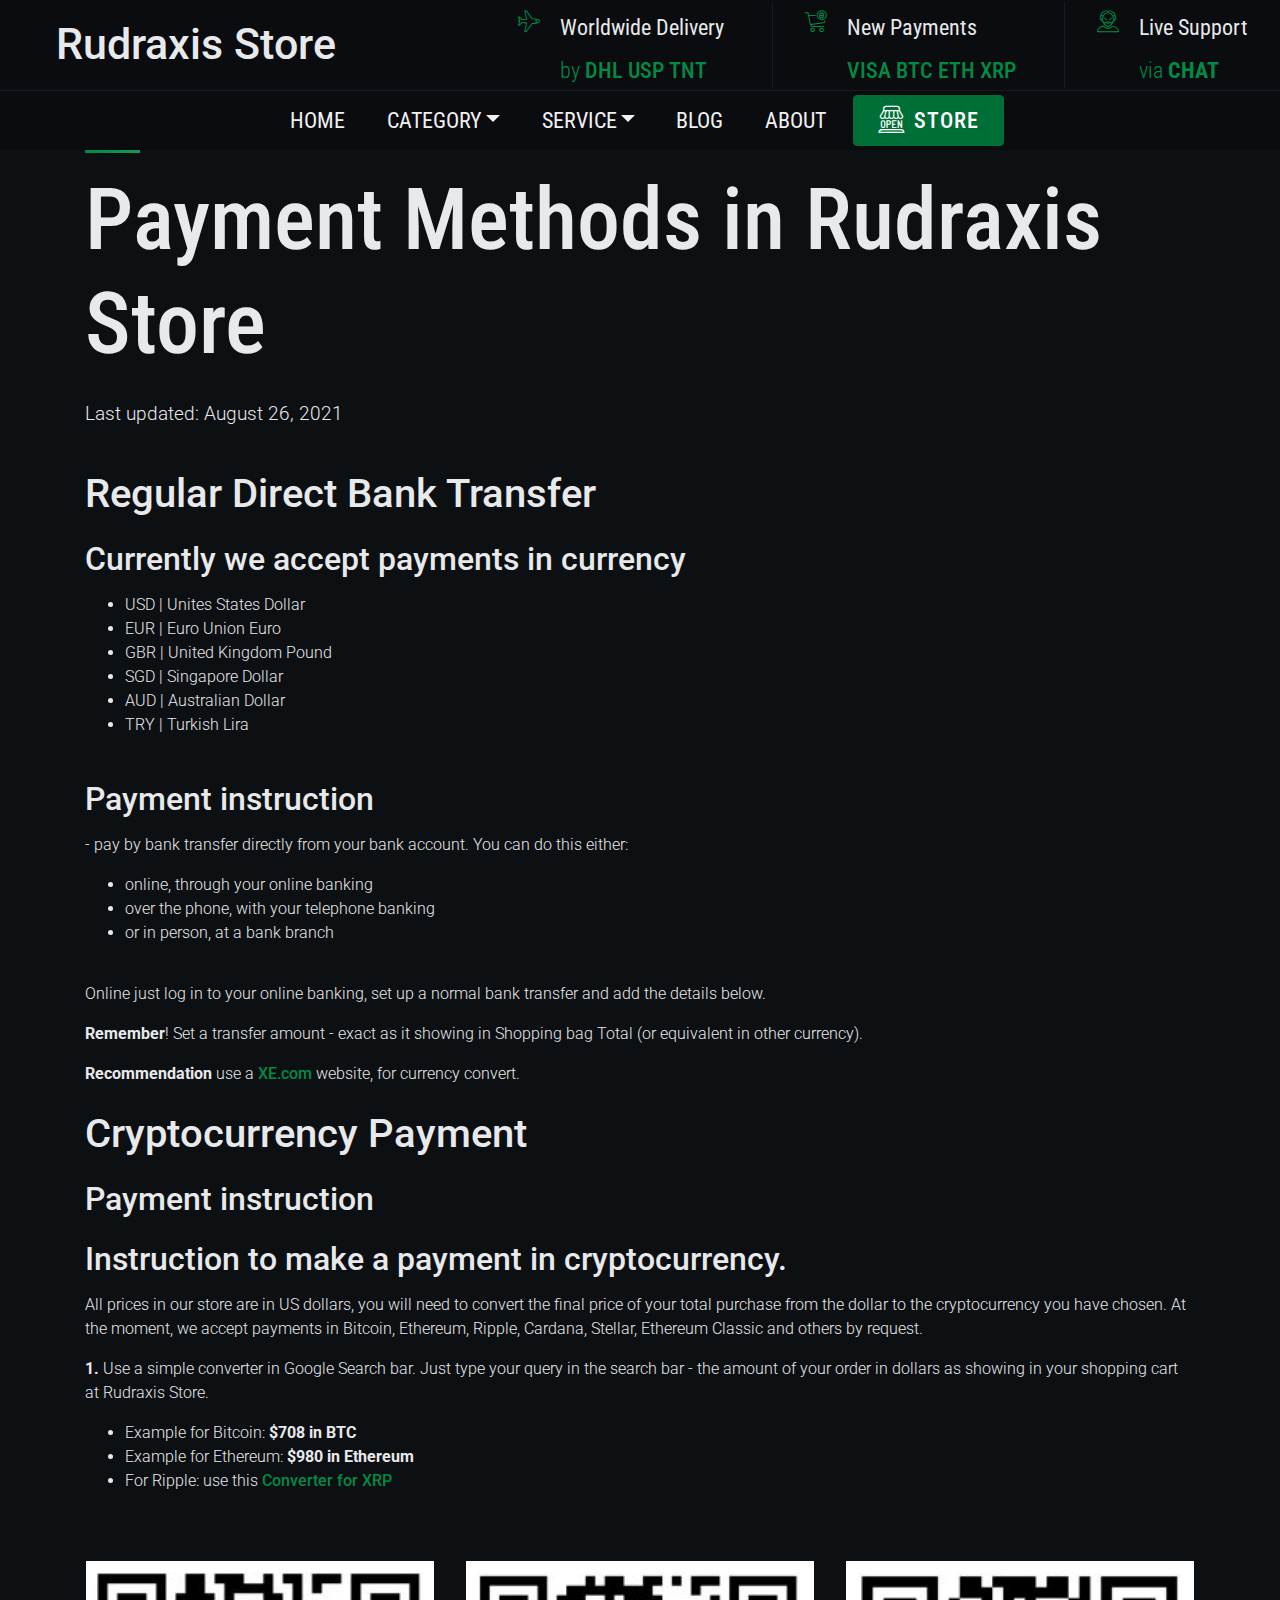
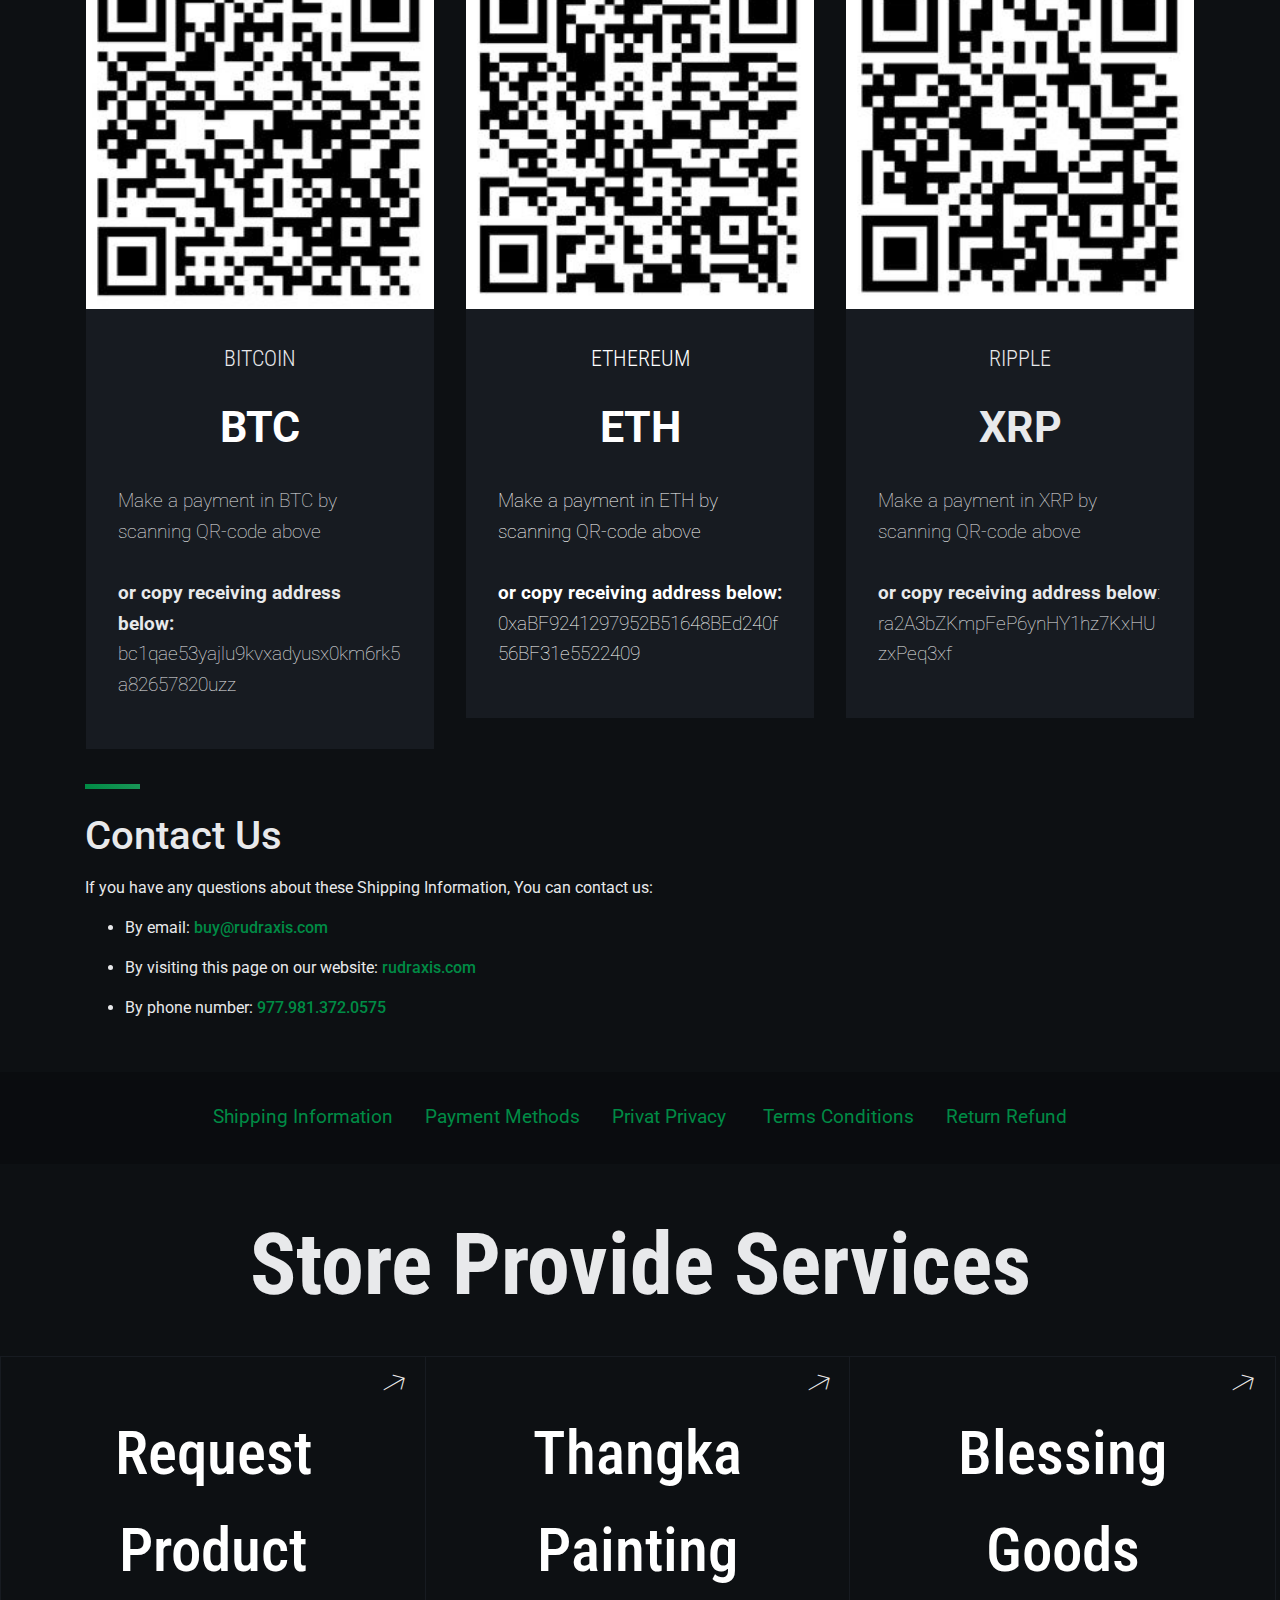
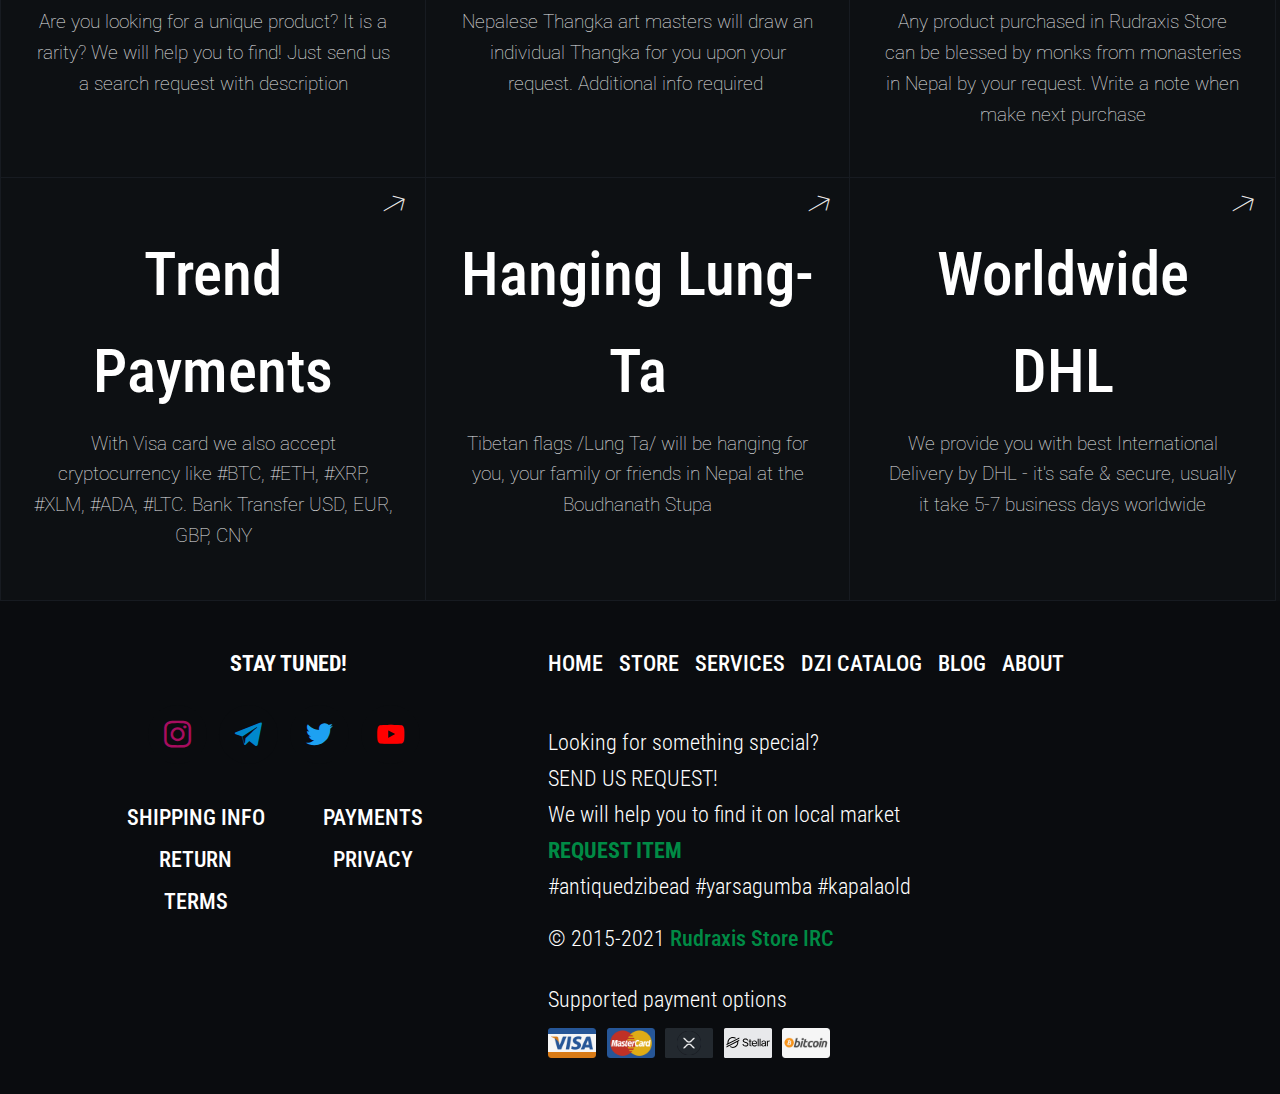
<file: payments-rudraxis.html>
<!DOCTYPE html>
<html  >
<head>
  
  <meta charset="UTF-8">
  <meta http-equiv="X-UA-Compatible" content="IE=edge">
  
  <meta name="twitter:card" content="summary_large_image"/>
  <meta name="twitter:image:src" content="assets/images/payments-rudraxis-meta.jpeg">
  <meta property="og:image" content="assets/images/payments-rudraxis-meta.jpeg">
  <meta name="twitter:title" content="Rudraxis Store Payment Options - Visa / Crypto">
  <meta name="viewport" content="width=device-width, initial-scale=1, minimum-scale=1">
  <link rel="shortcut icon" href="assets/images/rudraxis-black-128x128.png" type="image/x-icon">
  <meta name="description" content="Payment Options - Visa / Crypto BTC ETH XRP ADA XLM Rudraxis Store Tibetan & Nepali Goods">
  
  
  <title>Rudraxis Store Payment Options - Visa / Crypto</title>
  <link rel="stylesheet" href="assets/icon54/style.css">
  <link rel="stylesheet" href="assets/icon54-v4/style.css">
  <link rel="stylesheet" href="assets/tether/tether.min.css">
  <link rel="stylesheet" href="assets/bootstrap/css/bootstrap.min.css">
  <link rel="stylesheet" href="assets/bootstrap/css/bootstrap-grid.min.css">
  <link rel="stylesheet" href="assets/bootstrap/css/bootstrap-reboot.min.css">
  <link rel="stylesheet" href="assets/dropdown/css/style.css">
  <link rel="stylesheet" href="assets/socicon/css/styles.css">
  <link rel="preload" href="https://fonts.googleapis.com/css?family=Roboto+Condensed:300,300i,400,400i,700,700i&display=swap" as="style" onload="this.onload=null;this.rel='stylesheet'">
  <noscript><link rel="stylesheet" href="https://fonts.googleapis.com/css?family=Roboto+Condensed:300,300i,400,400i,700,700i&display=swap"></noscript>
  <link rel="preload" href="https://fonts.googleapis.com/css?family=Roboto:100,100i,300,300i,400,400i,500,500i,700,700i,900,900i&display=swap" as="style" onload="this.onload=null;this.rel='stylesheet'">
  <noscript><link rel="stylesheet" href="https://fonts.googleapis.com/css?family=Roboto:100,100i,300,300i,400,400i,500,500i,700,700i,900,900i&display=swap"></noscript>
  <link rel="preload" as="style" href="assets/mobirise/css/mbr-additional.css"><link rel="stylesheet" href="assets/mobirise/css/mbr-additional.css" type="text/css">
  
  
  
  

</head>
<body>
  <script>
window.replainSettings = { id: 'ee4cefe7-a6d6-4432-af48-958a0a297d6a' };
(function(u){var s=document.createElement('script');s.type='text/javascript';s.async=true;s.src=u;
var x=document.getElementsByTagName('script')[0];x.parentNode.insertBefore(s,x);
})('https://widget.replain.cc/dist/client.js');
</script>
  <section class="menu cid-sHGsXJYlhE" once="menu" id="menu06-31">

    

    <nav class="navbar navbar-dropdown align-items-center navbar-fixed-top navbar-toggleable-sm">
        <div class="menu-content-top">
            <div class="menu-logo">
                <div class="navbar-brand">
                    
                    <span class="navbar-caption-wrap"><a href="https://rudraxis.com/store-rudraxis.html" class="brand-link mbr-black text-danger text-primary display-5">
                            Rudraxis Store</a></span>
                </div>
            </div>
            <div class="menu-content-right">
                <div class="info-widget">
                    <span class="widget-icon mbr-iconfont icon54-v1-plane-2" style="color: rgb(0, 139, 69); fill: rgb(0, 139, 69); font-size: 22px;"></span>
                    <div class="widget-content display-4">
                        <p class="widget-title mbr-fonts-style display-4"><span style="font-weight: normal;">Worldwide Delivery</span></p>
                        <p class="widget-text mbr-fonts-style display-4">by <a href="/shipping-rudraxis.html" class="text-primary">DHL</a> <a href="/shipping-rudraxis.html" class="text-primary">USP</a>&nbsp;<a href="/shipping-rudraxis.html" class="text-primary">TNT</a></p>
                    </div>
                </div>
                <div class="info-widget">
                    <span class="widget-icon mbr-iconfont icon54-v1-bitcoin-cart" style="color: rgb(0, 139, 69); fill: rgb(0, 139, 69); font-size: 22px;"></span>
                    <div class="widget-content display-4">
                        <p class="widget-title mbr-fonts-style display-4"><span style="font-weight: normal;">New Payments</span>&nbsp;</p>
                        <p class="widget-text mbr-fonts-style display-4"><a href="/payments-rudraxis.html" class="text-primary">VISA&nbsp;</a><a href="/payments-rudraxis.html" class="text-primary">BTC</a>&nbsp;<a href="/payments-rudraxis.html" class="text-primary">ETH&nbsp;</a><a href="/payments-rudraxis.html" class="text-primary">XRP</a></p>
                    </div>
                </div>
                <div class="info-widget">
                    <span class="widget-icon mbr-iconfont icon54-v1-old-man" style="color: rgb(0, 139, 69); fill: rgb(0, 139, 69); font-size: 22px;"></span>
                    <div class="widget-content mbr-fonts-style">
                        <p class="widget-title display-4"><span style="font-weight: normal;">Live Support</span></p>
                        <p class="widget-text mbr-fonts-style display-4">via&nbsp;<strong>CHAT</strong></p>
                    </div>
                </div>
            </div>
        </div>
        <div class="menu-bottom">
            <div class="collapse navbar-collapse" id="navbarSupportedContent">
                <ul class="navbar-nav nav-dropdown js-float-line" data-app-modern-menu="true"><li class="nav-item">
                        <a class="nav-link link mbr-black text-warning text-primary display-4" href="/index.html">HOME</a>
                    </li>
                    <li class="nav-item dropdown">
                        <a class="nav-link link mbr-black dropdown-toggle text-warning display-4" href="#" data-toggle="dropdown-submenu" aria-expanded="false">CATEGORY</a>
                        <div class="dropdown-menu">
                            
                            
                            
                            <a class="mbr-black text-warning dropdown-item text-primary display-4" href="https://rudraxis.com/store-rudraxis.html#!/DZi-BEADS/c/73690015" aria-expanded="false">Dzi Beads</a><a class="mbr-black dropdown-item text-warning text-primary display-4" href="https://rudraxis.com/store-rudraxis.html#!/ALTAR-ITEMS/c/73688013">Altar Items</a>
                            <a class="mbr-black dropdown-item text-warning text-primary display-4" href="https://rudraxis.com/store-rudraxis.html#!/BUDDHIST-STATUES/c/82864301">Buddhist Statues</a><a class="mbr-black dropdown-item text-warning text-primary display-4" href="https://rudraxis.com/store-rudraxis.html#!/JEWERLY/c/118577131">Jewelry&nbsp;</a>
                            <a class="mbr-black dropdown-item text-warning text-primary display-4" href="https://rudraxis.com/store-rudraxis.html#!/HERBS-INCENSE/c/81168175">Herb Incense</a>
                            <a class="mbr-black dropdown-item text-warning text-primary display-4" href="https://rudraxis.com/store-rudraxis.html#!/BUDDHIST-MALA/c/82861204">Buddhist Mala</a>
                            <a class="mbr-black dropdown-item text-warning text-primary display-4" href="https://rudraxis.com/store-rudraxis.html#!/THANKA-ART/c/73689012">Thanka Art</a>
                        </div>
                    </li>
          
                    
                    <li class="nav-item dropdown"><a class="nav-link link mbr-black text-warning dropdown-toggle display-4" href="#" aria-expanded="false" data-toggle="dropdown-submenu">SERVICE</a><div class="dropdown-menu"><a class="mbr-black text-warning dropdown-item text-primary display-4" href="services-rudraxis.html#request_item" aria-expanded="false">Request Product</a><a class="mbr-black text-warning dropdown-item text-primary display-4" href="services-rudraxis.html#blessing" aria-expanded="false">Blessing Items</a><a class="mbr-black text-warning dropdown-item text-primary display-4" href="services-rudraxis.html#lung-ta" aria-expanded="false">Hanging Lung-Ta</a><a class="mbr-black text-warning dropdown-item text-primary display-4" href="services-rudraxis.html#thanka_paint" aria-expanded="false">Thanka Paiting</a><a class="mbr-black text-warning dropdown-item text-primary display-4" href="payments-rudraxis.html" aria-expanded="false">Trend Payments</a></div></li>
                    <li class="nav-item">
                        <a class="nav-link link mbr-black text-warning text-primary display-4" href="https://blog.rudraxis.com">BLOG</a>
                    </li><li class="nav-item"><a class="nav-link link mbr-black text-warning text-primary display-4" href="/about.html">ABOUT</a></li>
                    
                     <!-- Ecwid Codestart -->
                    <li><div class="ec-cart-widget"></div></li>
                <!-- Ecwid Code end --></ul>
                <div class="navbar-buttons mbr-section-btn"><a class="btn btn-sm btn-info display-4" href="/store-rudraxis.html"><span class="icon54-v1-open-1 mbr-iconfont mbr-iconfont-btn"></span>
                        STORE</a></div>
            </div>
            <button class="navbar-toggler " type="button" data-toggle="collapse" data-target="#navbarSupportedContent" aria-controls="navbarSupportedContent" aria-expanded="false" aria-label="Toggle navigation">
                <div class="hamburger">
                    <span></span>
                    <span></span>
                    <span></span>
                    <span></span>
                </div>
            </button>
        </div>
    </nav>
</section>

<section class="content1 solutionm4_content1 cid-sHGsXE4Aam" id="content1-2z">
    
    
    <div class="container">
        <div class="row justify-content-center">
            <div class="col-lg-12 col-md-12 md-pb">
                <div class="title-wrapper align-left">
                    <div class="line"></div>
                     
<h3 class="mbr-section-title mbr-white mbr-semibold pb-3 mbr-fonts-style display-1">Payment Methods in Rudraxis Store</h3>
                    <p class="mbr-text pb-3 mbr-white mbr-light mbr-fonts-style display-7">Last updated: August 26, 2021
<br>
</p>
                    
<h1>Regular Direct Bank Transfer</h1>
<h2>Currently we accept payments in currency</h2>     
<ul>
<li>USD | Unites States Dollar</li>
<li>EUR | Euro Union Euro</li>
<li>GBR | United Kingdom Pound</li>
<li>SGD | Singapore Dollar</li>
<li>AUD | Australian Dollar</li>
<li>TRY | Turkish Lira</li>
</ul>
            
<h2>Payment instruction</h2>
<p>- pay by bank transfer directly from your bank account. You can do this either:</p>
<ul>
<li>online, through your online banking</li>
<li>over the phone, with your telephone banking</li>
<li>or in person, at a bank branch</li>
</ul>
<p>Online just log in to your online banking, set up a normal bank transfer and add the details below.</p>
                    
<p><strong>Remember</strong>! Set a transfer amount - exact as it showing in Shopping bag Total (or equivalent in other currency).</p>
<p><strong>Recommendation </strong>use a <a href="https://xe.com" rel="external nofollow noopener" target="_blank">XE.com</a>&nbsp;website, for currency convert.</p>
               
<h1>Cryptocurrency Payment</h1>
<h2>Payment instruction</h2>
<h2>Instruction to make a payment in cryptocurrency.</h2>
<p>All prices in our store are in US dollars, you will need to convert the final price of your total purchase from the dollar to the cryptocurrency you have chosen. At the moment, we accept payments in Bitcoin, Ethereum, Ripple, Cardana, Stellar, Ethereum Classic and others by request.</p>
<p><strong>1.&nbsp;</strong>Use a simple converter in Google Search bar. Just type your query in the search bar - the amount of your order in dollars as showing in your shopping cart at Rudraxis Store.</p>

<ul>
<li>Example for Bitcoin: <strong>$708 in BTC</strong></li>
<li>Example for Ethereum: <strong>$980 in Ethereum</strong></li>
<li>For Ripple: use this <a href="https://usd.cnv.to/xrp/" rel="external nofollow noopener" target="_blank">Converter for XRP</a>
</li>
</ul>
                </div>
            </div>
        </div>
    </div>
</section>

<section class="extFeatures cid-sHGvWb6zyY" id="extFeatures38-36">

    

    
    <div class="container">
          <div class="row">
            <div class="col-12 col-md-12">
        
         
                </div>
              </div>
        
        
        <div class="row justify-content-center">
            <div class="card p-3 col-12 col-md-8 col-lg-4">
                <div class="card-wrapper card1">
                    <div class="card-img">
                        <img src="[data-uri]" alt="Bitcoin BTC" loading="lazy" class="lazyload" data-src="assets/images/btc-jpg-250x250.jpg">
                    </div>
                    <div class="card-box align-center">
                        <h5 class="card-subtitle1 pb-2 mbr-fonts-style display-4">BITCOIN</h5>
                        <div class="title-wrap1 pb-4">
                        <h4 class="card-title1 mbr-fonts-style display-5"><strong>
BTC</strong></h4>
                            </div>
                        <p class="mbr-text1 mbr-fonts-style display-7">Make a payment in BTC by scanning QR-code above<br><br><strong>or copy receiving address below:&nbsp;</strong><strong><br></strong>bc1qae53yajlu9kvxadyusx0km6rk5a82657820uzz</p>
                    </div>
                    
                </div>
            </div>

            <div class="card p-3 col-12 col-md-8 col-lg-4">
                <div class="card-wrapper card2">
                    <div class="card-img">
                        <img src="[data-uri]" alt="Ethereum ETH" loading="lazy" class="lazyload" data-src="assets/images/eth-jpg-250x250.jpg">
                    </div>
                                      <div class="card-box">
                        <h5 class="card-subtitle2 pb-2 mbr-fonts-style display-4">ETHEREUM</h5>
                                          <div class="title-wrap2 pb-4">
                        <h4 class="card-title2 mbr-fonts-style display-5"><strong>ETH</strong><br></h4></div>
                        <p class="mbr-text2 mbr-fonts-style display-7">Make a payment in ETH by scanning QR-code above
<br>
<br><strong>or copy receiving address below:</strong> 0xaBF9241297952B51648BEd240f56BF31e5522409<br></p>
                    </div>
                    
                </div>
            </div>

            <div class="card p-3 col-12 col-md-8 col-lg-4">
                <div class="card-wrapper card3">
                    <div class="card-img">
                        <img src="[data-uri]" alt="Ripple XRP" loading="lazy" class="lazyload" data-src="assets/images/xrp-jpg-250x250.jpg">
                    </div>
                                       <div class="card-box">
                        <h5 class="card-subtitle3 pb-2 mbr-fonts-style display-4">RIPPLE</h5>
                                           <div class="title-wrap3 pb-4">
                        <h4 class="card-title3 mbr-fonts-style display-5"><strong>XRP</strong><br></h4></div>
                        <p class="mbr-text3 mbr-fonts-style display-7">Make a payment in XRP by scanning QR-code above
<br>
<br><strong>or copy receiving address below</strong>: ra2A3bZKmpFeP6ynHY1hz7KxHUzxPeq3xf<br></p>
                    </div>
                    
                </div>
            </div>

            
        </div>
    </div>
</section>

<section class="content1 solutionm4_content1 cid-sHGztgFSNW" id="content1-3a">
    
    
    <div class="container">
        <div class="row justify-content-center">
            <div class="col-lg-12 col-md-12 md-pb">
                <div class="title-wrapper align-left">
                    <div class="line"></div>
                   <h1>Contact Us</h1>
<p>If you have any questions about these Shipping Information, You can contact us:</p>
<ul>
<li>
<p>By email: <a href="mailto:buy@rudraxi.com" class="text-primary">buy@rudraxis.com</a></p>
</li>
<li>
<p>By visiting this page on our website: <a href="https://rudraxis.com" rel="external nofollow noopener" target="_blank">rudraxis.com</a></p>
</li>
<li>
<p>By phone number: <a href="tel:+9779813720575" class="text-primary">977.981.372.0575</a></p>
</li>
</ul>
                </div>
            </div>
        </div>
    </div>
</section>

<section class="footer03 photom4_footer03 cid-sJ0Vgal10V" once="footers" id="footer03-7c">

	

	

	<div class="container">
		<div class="media-container-row align-center mbr-white">
			<div class="row row-links">
				<ul class="foot-menu">
					
					
					
					
					
				<li class="foot-menu-item mbr-fonts-style display-7"><a href="shipping-rudraxis.html" class="text-primary">Shipping Information</a></li><li class="foot-menu-item mbr-fonts-style display-7"><a href="payments-rudraxis.html" class="text-primary">Payment Methods</a></li><li class="foot-menu-item mbr-fonts-style display-7"><a href="privacy-rudraxis.html" class="text-primary">Privat Privacy&nbsp;</a></li><li class="foot-menu-item mbr-fonts-style display-7"><a href="terms-rudraxis.html" class="text-primary">Terms Conditions</a></li><li class="foot-menu-item mbr-fonts-style display-7"><a class="text-primary" href="refund-rudraxis.html">Return Refund</a></li></ul>
			</div>
	

		</div>
	</div>
</section>

<section class="features12 cid-sIyls3kc8n" id="features012-6z">
    
    
    <div class="container-fluid">
        <div class="row">

            <div class="col-lg-12 col-md-12">
                <div class="align-wrapper align-left">
                    
                </div>
                <h3 class="main-title align-left mbr-fonts-style pb-3 display-1"><strong>Store Provide Services</strong></h3>
                
            </div>
        </div>
        <div class="row">
            <div class="card col-12 col-md-6 col-lg-4 md-pb">
                <span class="arrow icon54-v4-right-arrow-2"></span>
                <div class="card-wrapper align-center">

                    <div class="card-box">
                        <h4 class="card-title mbr-fonts-style mb-2 display-2"><strong><a href="services-rudraxis.html#request_item" class="text-white">Request Product</a></strong></h4>
                        <h5 class="card-text mbr-fonts-style display-7">Are you looking for a unique product? It is a rarity? We will help you to find! Just send us a search request with description</h5>
                    </div>
                </div>
            </div>
            <div class="card col-12 col-md-6 col-lg-4 md-pb">
                <span class="arrow icon54-v4-right-arrow-2"></span>
                <div class="card-wrapper align-center">
  
                    <div class="card-box">
                        <h4 class="card-title mbr-fonts-style mb-2 display-2"><strong><a href="services-rudraxis.html#thanka_paint" class="text-white">Thangka Painting</a></strong></h4>
                        <h5 class="card-text mbr-fonts-style display-7">Nepalese Thangka art masters will draw an individual Thangka for you upon your request. Additional info required&nbsp;</h5>
                    </div>
                </div>
            </div>
            <div class="card col-12 col-md-6 col-lg-4 md-pb">
                <span class="arrow icon54-v4-right-arrow-2"></span>
                <div class="card-wrapper align-center">
    
                    <div class="card-box">
                        <h4 class="card-title mbr-fonts-style mb-2 display-2"><strong><a href="services-rudraxis.html#blessing" class="text-white">Blessing Goods</a></strong></h4>
                        <h5 class="card-text mbr-fonts-style display-7">Any product purchased in Rudraxis Store can be blessed by monks from monasteries in Nepal by your request. Write a note when make next purchase</h5>
                    </div>
                </div>
            </div>
            <div class="card col-12 col-md-6 col-lg-4 md-pb">
                <span class="arrow icon54-v4-right-arrow-2"></span>
                <div class="card-wrapper align-center">
  
                    <div class="card-box">
                        <h4 class="card-title mbr-fonts-style mb-2 display-2"><strong><a href="services-rudraxis.html#payments_crypto" class="text-white">Trend Payments</a></strong></h4>
                        <h5 class="card-text mbr-fonts-style display-7">With Visa card we also accept cryptocurrency like #BTC, #ETH, #XRP, #XLM, #ADA, #LTC. Bank Transfer USD, EUR, GBP, CNY</h5>
                    </div>
                </div>
            </div>
            <div class="card col-12 col-md-6 col-lg-4 md-pb">
                <span class="arrow icon54-v4-right-arrow-2"></span>
                <div class="card-wrapper align-center">
     
                    <div class="card-box">
                        <h4 class="card-title mbr-fonts-style mb-2 display-2"><strong><a href="services-rudraxis.html#lung-ta" class="text-white">Hanging Lung-Ta</a></strong></h4>
                        <h5 class="card-text mbr-fonts-style display-7">Tibetan flags /Lung Ta/ will be hanging for you, your family or friends in Nepal at the Boudhanath Stupa</h5>
                    </div>
                </div>
            </div>
            <div class="card col-12 col-md-6 col-lg-4 md-pb">
                <span class="arrow icon54-v4-right-arrow-2"></span>
                <div class="card-wrapper align-center">
  
                    <div class="card-box">
                        <h4 class="card-title mbr-fonts-style mb-2 display-2"><strong><a href="services-rudraxis.html#shipping" class="text-white">Worldwide DHL</a></strong></h4>
                        <h5 class="card-text mbr-fonts-style display-7">We provide you with best International Delivery by DHL - it's safe &amp; secure, usually it take 5-7 business days worldwide</h5>
                    </div>
                </div>
            </div>
        </div>
    </div>
</section>

<section class="extFooter cid-sIrBOVqMJX" id="extFooter12-5r">
    

    

    <div class="container-fluid">
        <div class="row align-center justify-content-center">
            <div class="col-lg-6 col-xl-4">
                <div class="follow-section">
                    <div class="follow-heading mbr-fonts-style align-left display-4"><strong>
                        STAY TUNED!</strong></div>
                    <div class="social-media pb-3 align-left">
                        <ul>
                            <li>
                                <a class="icon-transition" href="https://instagram.com/rudraxis" target="_blank">
                                    <span class="mbr-iconfont socicon-instagram socicon" style="font-size: 27px; color: rgb(167, 13, 95); fill: rgb(167, 13, 95);"></span>
                                </a>
                            </li>
                            <li>
                                <a class="icon-transition" href="https://www.t.me/rudraxisblog" target="_blank">
                                    <span class="mbr-iconfont socicon-telegram socicon" style="font-size: 27px; color: rgb(0, 136, 204); fill: rgb(0, 136, 204);"></span>
                                </a>
                            </li>
                            <li>
                                <a class="icon-transition" href="https://twitter.com/rudraxis_" target="_blank">
                                    <span class="mbr-iconfont socicon-twitter socicon" style="font-size: 27px; color: rgb(29, 161, 242); fill: rgb(29, 161, 242);"></span>
                                </a>
                            </li>
                            <li>
                                <a class="icon-transition" href="https://www.youtube.com/channel/UCBKVFbz6a4jGK2XkX-0YFOg" target="_blank">
                                    <span class="mbr-iconfont socicon-youtube socicon" style="font-size: 27px; color: rgb(255, 0, 0); fill: rgb(255, 0, 0);"></span>
                                </a>
                            </li>
                            
                            
                        </ul>
                    </div>
                </div>
                <div class="row column-menu">
                    <div class="col-xl-5 col-md-6">
                        <ul class="firstColumn align-left mbr-white mbr-fonts-style display-4">
                            
                                
                            <li><a href="shipping-rudraxis.html" class="text-white">SHIPPING INFO</a></li><a href="shipping-rudraxis.html" class="text-primary">
                            </a><li><a href="refund-rudraxis.html" class="text-white">RETURN</a></li>
                            <li><a href="/terms-rudraxis.html" class="text-white text-primary">TERMS</a></li>
                        </ul>
                    </div>
                    <div class="col-xl-5 col-md-6">
                        <ul class="secondColumn align-left mbr-white mbr-fonts-style display-4">
                            <li><a href="payments-rudraxis.html" class="text-white">PAYMENTS</a></li>
                            <li><a href="/privacy-rudraxis.html" class="text-white text-primary">PRIVACY</a></li>
                        </ul>
                    </div>
                </div>
            </div>
            <div class="col-lg-6 col-xl-6 form-section">
                <ul class="mbr-list list-inline align-left">
                    
                    
                    
                    
                    
                    
                    
                    
                    
                    
                
                    
                
                <li class="list-inline-item mbr-fonts-style display-4">
                        <a href="index.html" class="text-white">HOME</a>
                    </li><li class="list-inline-item mbr-fonts-style display-4">
                        <a href="store-rudraxis.html" class="text-white">STORE</a>
                    </li><li class="list-inline-item mbr-fonts-style display-4">
                        <a href="services-rudraxis.html" class="text-white">SERVICES</a>
                    </li><li class="list-inline-item mbr-fonts-style display-4">
                        <a href="https://dzibead.rudraxis.com" class="text-white text-primary" target="_blank">DZI CATALOG</a></li><li class="list-inline-item mbr-fonts-style display-4">
                        <a href="https://blog.rudraxis.com/" class="text-white text-primary">BLOG</a>
                    </li><li class="list-inline-item mbr-fonts-style display-4">
                        <a href="about.html" class="text-white">ABOUT</a>
                    </li></ul>
                <div class="input-form">
                    <span class="mbr-fonts-style mbr-light form-text display-4">Looking for something special?
<br>SEND US REQUEST!
<br>We will help you to find it on local market<br><a href="services-rudraxis.html#request_item" class="text-primary"><strong>REQUEST ITEM</strong></a><br>#antiquedzibead #yarsagumba #kapalaold<br>
                       </span>
                    </div>
                
                <h3 class="subtext-1 mbr-fonts-style pb-3 display-4">© 2015-2021 <a href="index.html" class="text-primary">Rudraxis Store IRC</a></h3>
                <h3 class="subtext-2 mbr-light mbr-fonts-style display-4">Supported payment options<br></h3>
                <ul class="card-support align-left">
                    <li>
                        <a href="https://visa.com" target="_blank"><img src="[data-uri]" height="30" alt="Visa" loading="lazy" class="lazyload" data-src="assets/images/visa.png"></a>
                    </li>
                    <li>
                        <a href="https://www.mastercard.us/en-us.html" target="_blank"><img src="[data-uri]" height="30" alt="Master Card" loading="lazy" class="lazyload" data-src="assets/images/master-card.png"></a>
                    </li>
                    <li>
                        <a href="https://www.ripple.com" target="_blank"><img src="[data-uri]" height="30" alt="Ripple XRP" loading="lazy" class="lazyload" data-src="assets/images/xrp-icon-payment.svg"></a>
                    </li>
                    <li>
                        <a href="https://www.stellar.org" target="_blank"><img src="[data-uri]" height="30" alt="Stellar XLM" loading="lazy" class="lazyload" data-src="assets/images/stellar-icon-payment.svg"></a>
                    </li>
                    
                    
                    <li>
                        <a href="https://www.bitcoin.org" target="_blank"><img src="[data-uri]" height="30" alt="Bitcoin BTC" loading="lazy" class="lazyload" data-src="assets/images/bitcoin.png"></a>
                    </li>
                    
                    
                    
                    
                    
                    
                </ul>
                </div>
            </div>
        </div>
    
</section>


<script src="assets/web/assets/jquery/jquery.min.js"></script>
  <script src="assets/popper/popper.min.js"></script>
  <script src="assets/tether/tether.min.js"></script>
  <script src="assets/bootstrap/js/bootstrap.min.js"></script>
  <script src="assets/smoothscroll/smooth-scroll.js"></script>
  <script src="assets/dropdown/js/nav-dropdown.js"></script>
  <script src="assets/dropdown/js/navbar-dropdown.js"></script>
  <script src="assets/touchswipe/jquery.touch-swipe.min.js"></script>
  <script src="assets/theme/js/script.js"></script>
  
  
<script data-cfasync="false" type="text/javascript" src="https://app.ecwid.com/script.js?21305103&amp;data_platform=code&amp;data_date=2021-08-29" charset="utf-8"></script>
<script type="text/javascript">Ecwid.init();</script>

<script type="text/javascript" src="https://cdn.ywxi.net/js/1.js" async=""></script>


  
<script>"use strict";if("loading"in HTMLImageElement.prototype){document.querySelectorAll('img[loading="lazy"],iframe[loading="lazy"]').forEach(e=>{e.src=e.dataset.src,e.style.paddingTop=100*e.getAttribute("data-aspectratio")+"%",e.style.height=0,e.onload=function(){e.removeAttribute("style")}})}else{const e=document.createElement("script");e.src="https://cdnjs.cloudflare.com/ajax/libs/lazysizes/5.1.2/lazysizes.min.js",document.body.appendChild(e)}</script>

</body>
</html>
</file>
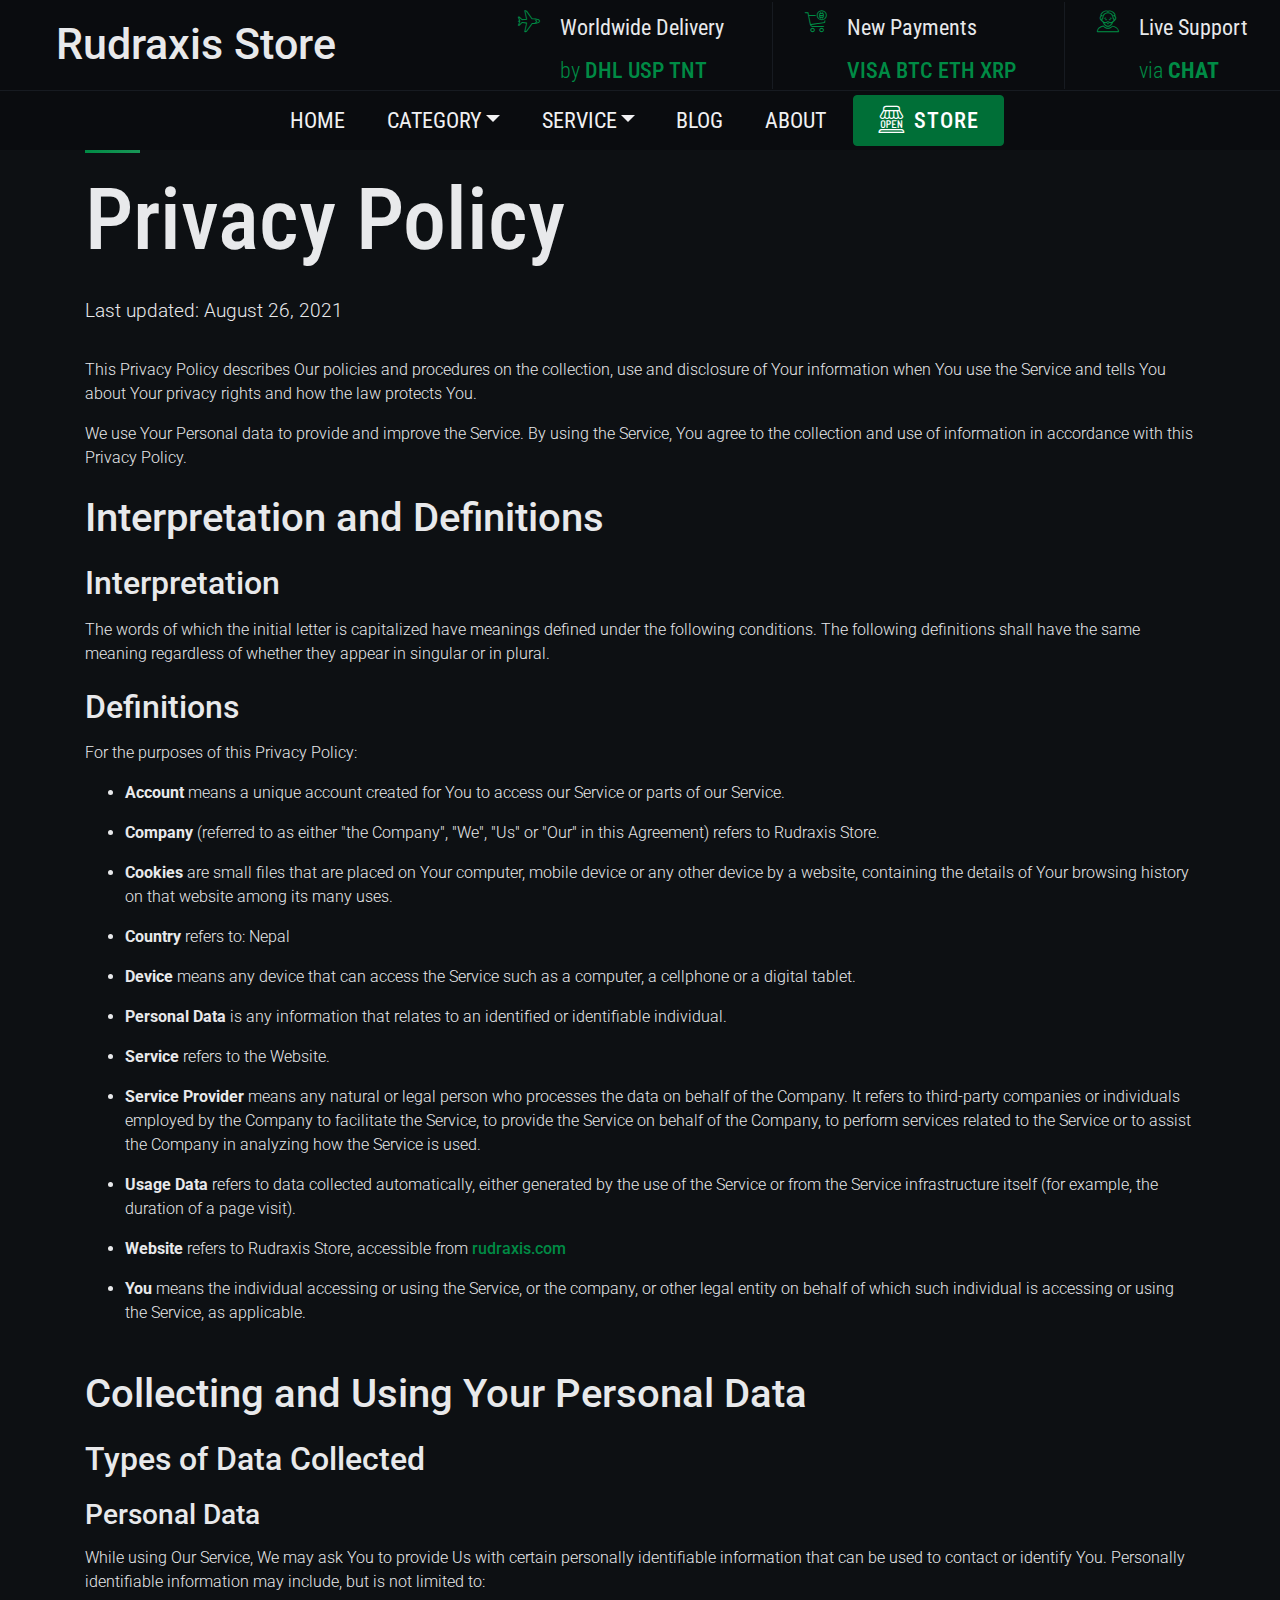
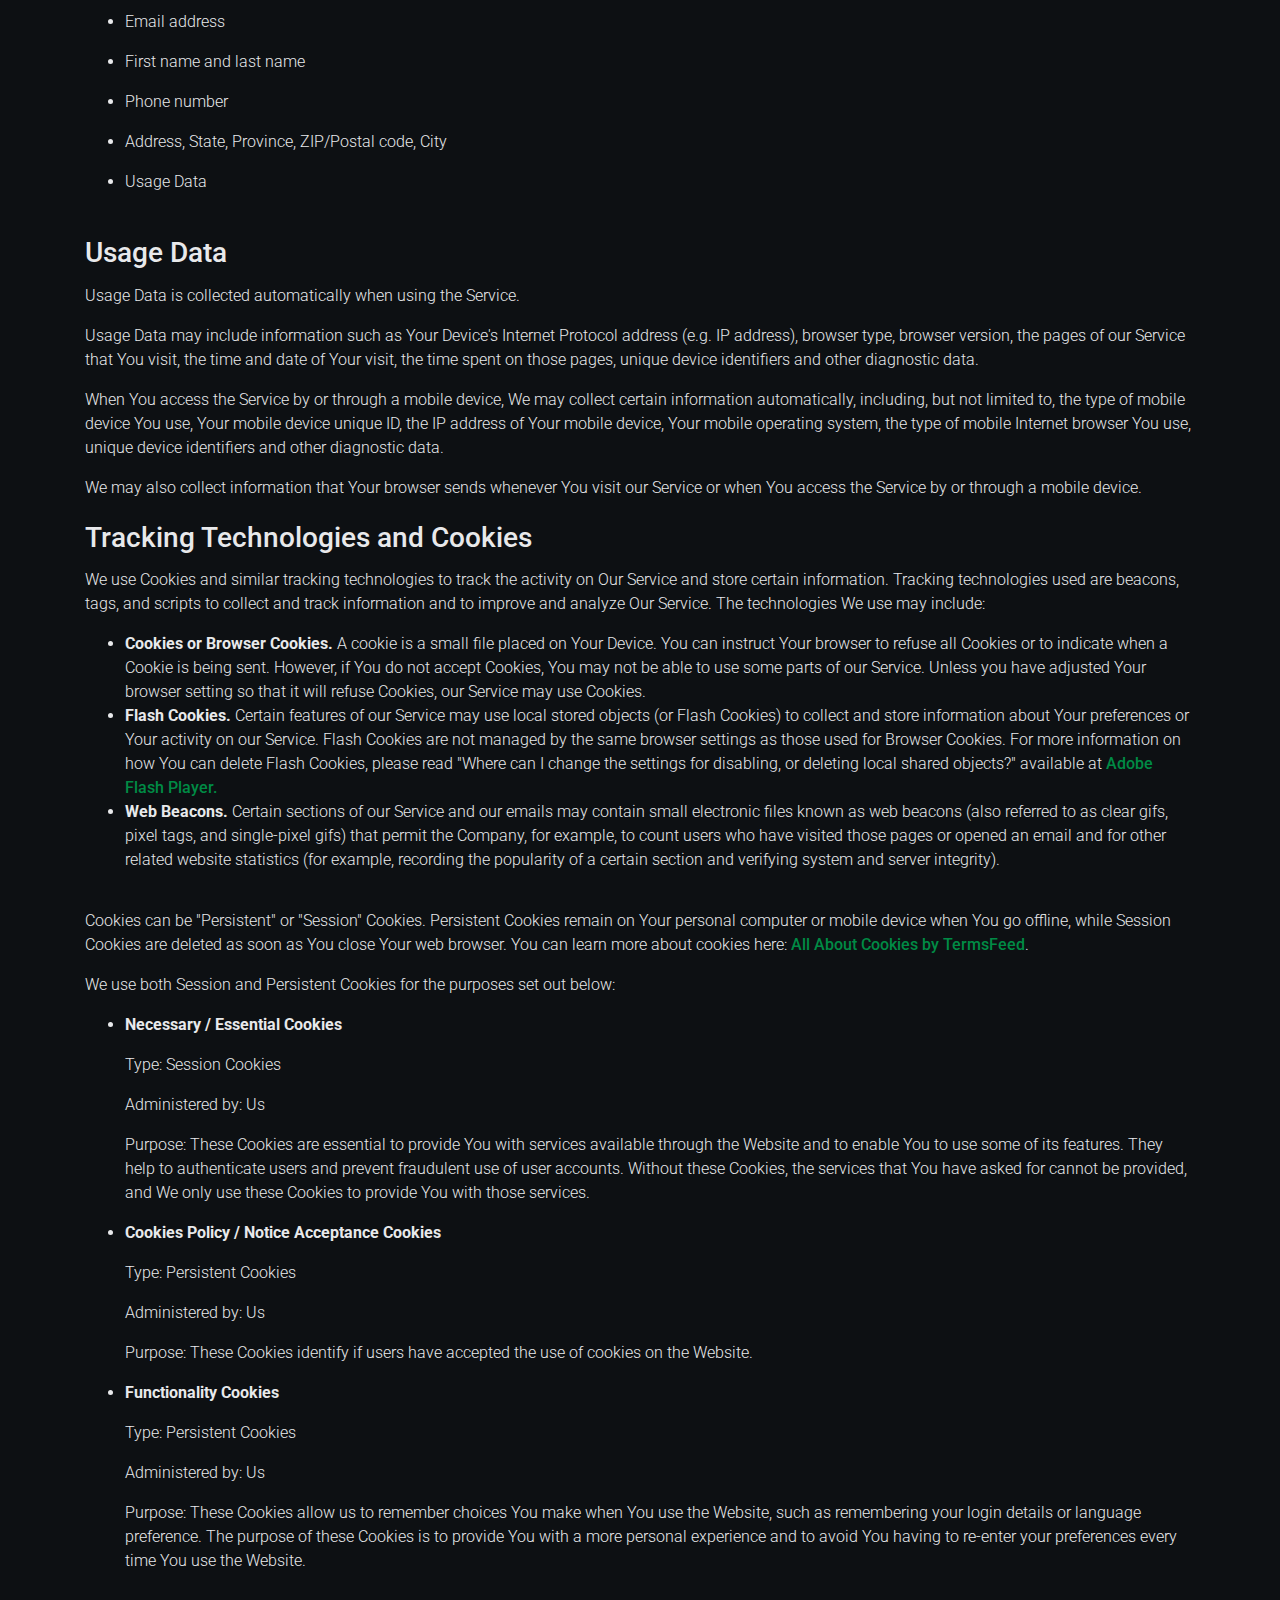
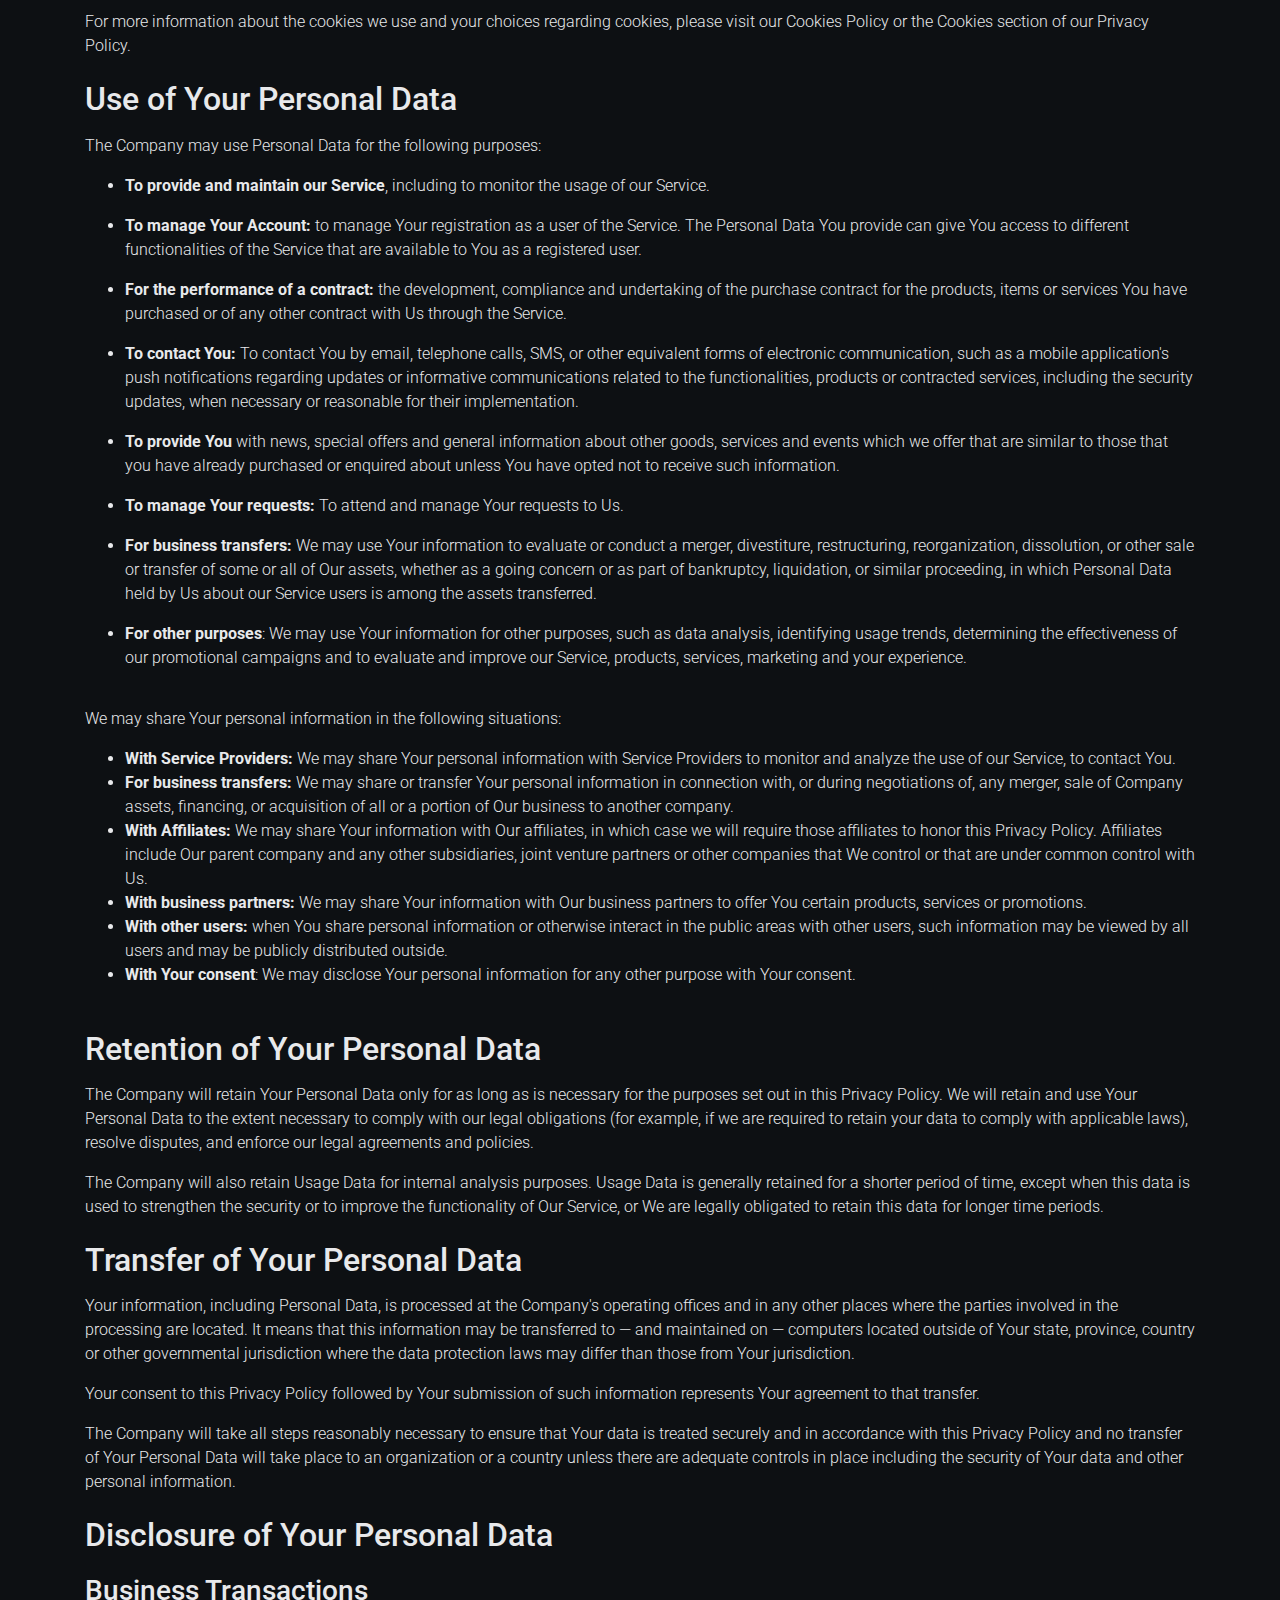
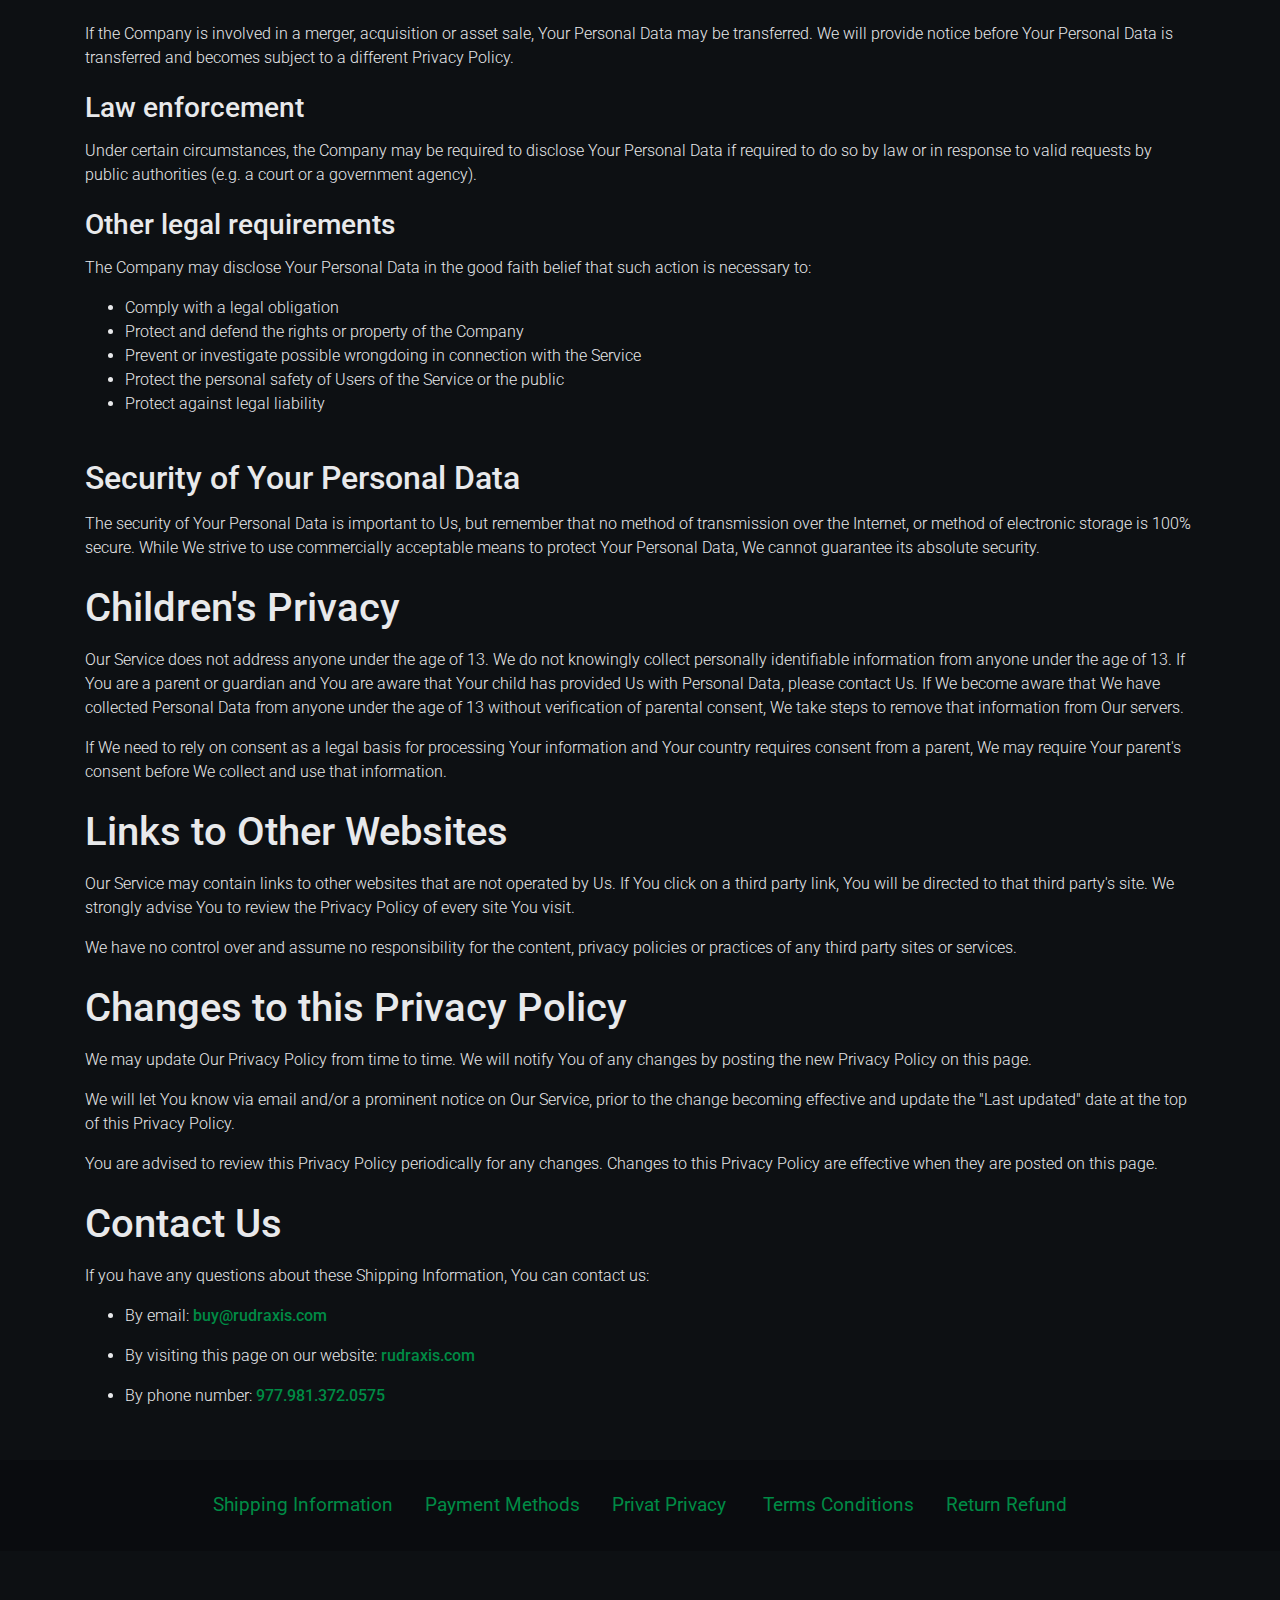
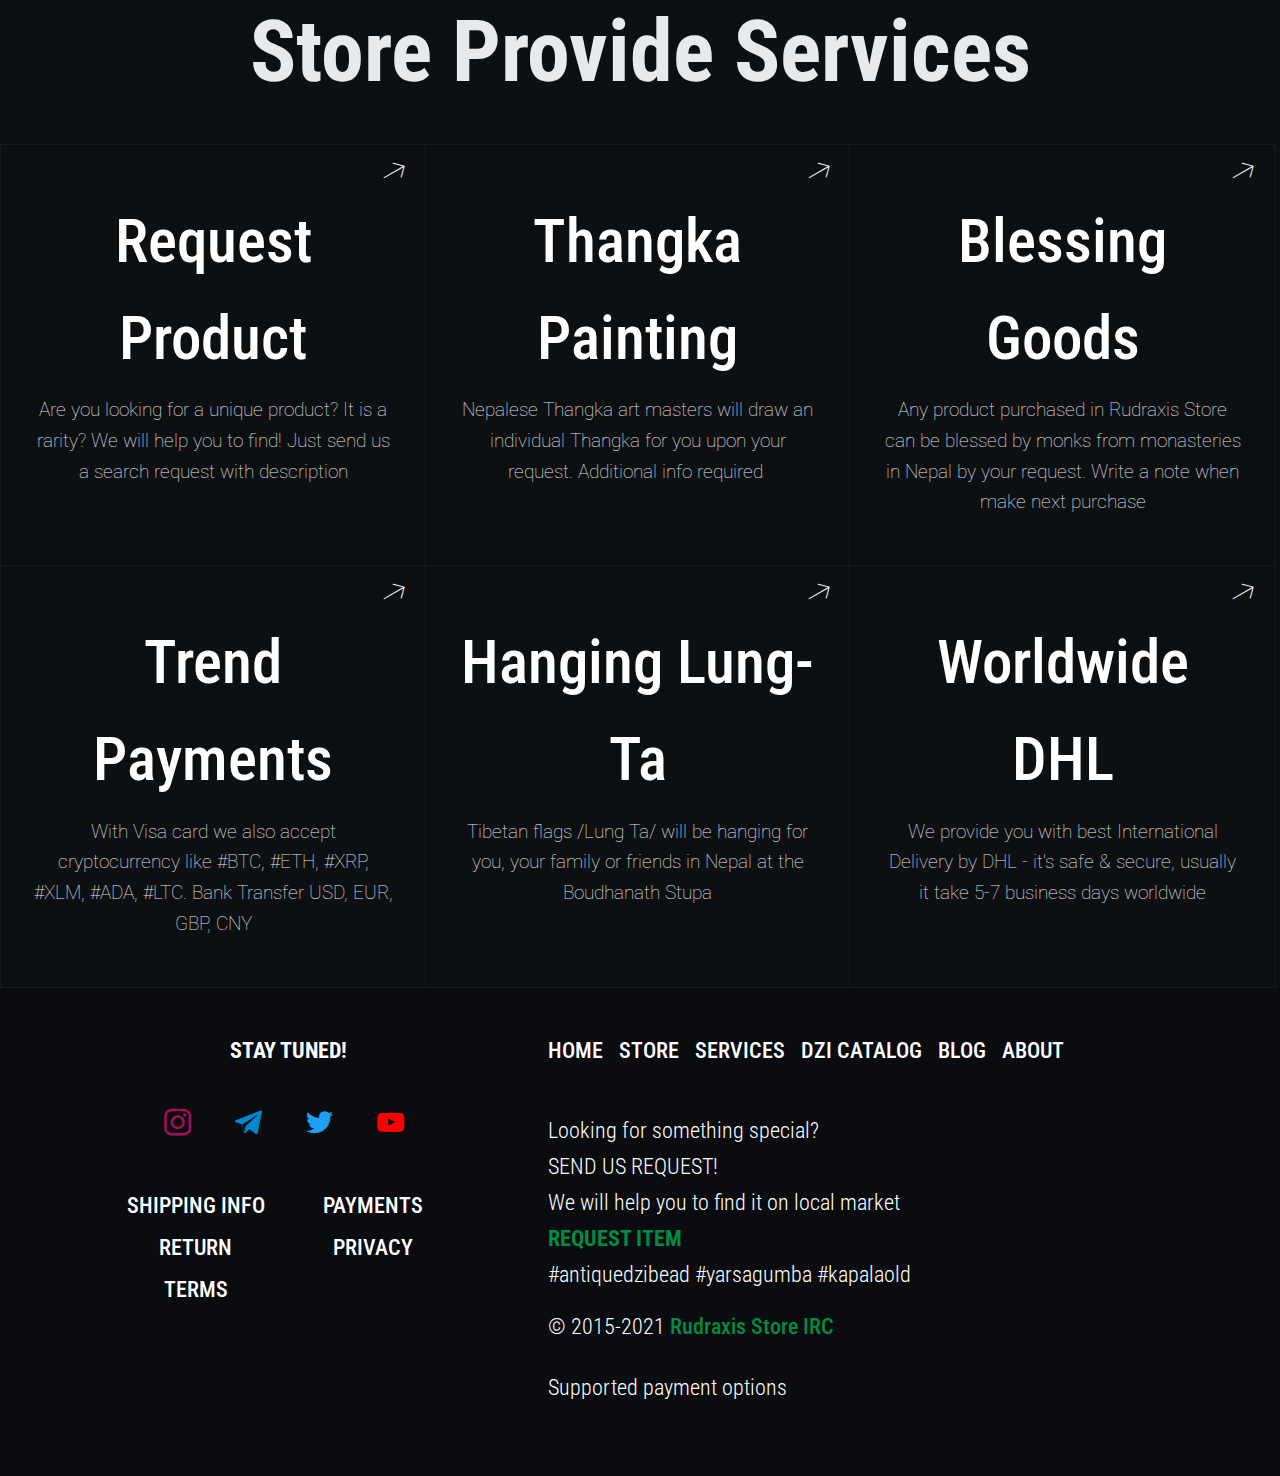
<file: privacy-rudraxis.html>
<!DOCTYPE html>
<html  >
<head>
  
  <meta charset="UTF-8">
  <meta http-equiv="X-UA-Compatible" content="IE=edge">
  
  <meta name="twitter:card" content="summary_large_image"/>
  <meta name="twitter:image:src" content="assets/images/privacy-rudraxis-meta.jpeg">
  <meta property="og:image" content="assets/images/privacy-rudraxis-meta.jpeg">
  <meta name="twitter:title" content="Rudraxis Store Privacy Policy">
  <meta name="viewport" content="width=device-width, initial-scale=1, minimum-scale=1">
  <link rel="shortcut icon" href="assets/images/rudraxis-black-128x128.png" type="image/x-icon">
  <meta name="description" content=" Privat Privacy of Rudraxis Store Tibetan & Nepali Goods">
  
  
  <title>Rudraxis Store Privacy Policy</title>
  <link rel="stylesheet" href="assets/icon54/style.css">
  <link rel="stylesheet" href="assets/icon54-v4/style.css">
  <link rel="stylesheet" href="assets/tether/tether.min.css">
  <link rel="stylesheet" href="assets/bootstrap/css/bootstrap.min.css">
  <link rel="stylesheet" href="assets/bootstrap/css/bootstrap-grid.min.css">
  <link rel="stylesheet" href="assets/bootstrap/css/bootstrap-reboot.min.css">
  <link rel="stylesheet" href="assets/dropdown/css/style.css">
  <link rel="stylesheet" href="assets/socicon/css/styles.css">
  <link rel="preload" href="https://fonts.googleapis.com/css?family=Roboto+Condensed:300,300i,400,400i,700,700i&display=swap" as="style" onload="this.onload=null;this.rel='stylesheet'">
  <noscript><link rel="stylesheet" href="https://fonts.googleapis.com/css?family=Roboto+Condensed:300,300i,400,400i,700,700i&display=swap"></noscript>
  <link rel="preload" href="https://fonts.googleapis.com/css?family=Roboto:100,100i,300,300i,400,400i,500,500i,700,700i,900,900i&display=swap" as="style" onload="this.onload=null;this.rel='stylesheet'">
  <noscript><link rel="stylesheet" href="https://fonts.googleapis.com/css?family=Roboto:100,100i,300,300i,400,400i,500,500i,700,700i,900,900i&display=swap"></noscript>
  <link rel="preload" as="style" href="assets/mobirise/css/mbr-additional.css"><link rel="stylesheet" href="assets/mobirise/css/mbr-additional.css" type="text/css">
  
  
  
  

</head>
<body>
  <script>
window.replainSettings = { id: 'ee4cefe7-a6d6-4432-af48-958a0a297d6a' };
(function(u){var s=document.createElement('script');s.type='text/javascript';s.async=true;s.src=u;
var x=document.getElementsByTagName('script')[0];x.parentNode.insertBefore(s,x);
})('https://widget.replain.cc/dist/client.js');
</script>
  <section class="menu cid-sHGA2ORv2T" once="menu" id="menu06-3d">

    

    <nav class="navbar navbar-dropdown align-items-center navbar-fixed-top navbar-toggleable-sm">
        <div class="menu-content-top">
            <div class="menu-logo">
                <div class="navbar-brand">
                    
                    <span class="navbar-caption-wrap"><a href="https://rudraxis.com/store-rudraxis.html" class="brand-link mbr-black text-danger text-primary display-5">
                            Rudraxis Store</a></span>
                </div>
            </div>
            <div class="menu-content-right">
                <div class="info-widget">
                    <span class="widget-icon mbr-iconfont icon54-v1-plane-2" style="color: rgb(0, 139, 69); fill: rgb(0, 139, 69); font-size: 22px;"></span>
                    <div class="widget-content display-4">
                        <p class="widget-title mbr-fonts-style display-4"><span style="font-weight: normal;">Worldwide Delivery</span></p>
                        <p class="widget-text mbr-fonts-style display-4">by <a href="/shipping-rudraxis.html" class="text-primary">DHL</a> <a href="/shipping-rudraxis.html" class="text-primary">USP</a>&nbsp;<a href="/shipping-rudraxis.html" class="text-primary">TNT</a></p>
                    </div>
                </div>
                <div class="info-widget">
                    <span class="widget-icon mbr-iconfont icon54-v1-bitcoin-cart" style="color: rgb(0, 139, 69); fill: rgb(0, 139, 69); font-size: 22px;"></span>
                    <div class="widget-content display-4">
                        <p class="widget-title mbr-fonts-style display-4"><span style="font-weight: normal;">New Payments</span>&nbsp;</p>
                        <p class="widget-text mbr-fonts-style display-4"><a href="/payments-rudraxis.html" class="text-primary">VISA&nbsp;</a><a href="/payments-rudraxis.html" class="text-primary">BTC</a>&nbsp;<a href="/payments-rudraxis.html" class="text-primary">ETH&nbsp;</a><a href="/payments-rudraxis.html" class="text-primary">XRP</a></p>
                    </div>
                </div>
                <div class="info-widget">
                    <span class="widget-icon mbr-iconfont icon54-v1-old-man" style="color: rgb(0, 139, 69); fill: rgb(0, 139, 69); font-size: 22px;"></span>
                    <div class="widget-content mbr-fonts-style">
                        <p class="widget-title display-4"><span style="font-weight: normal;">Live Support</span></p>
                        <p class="widget-text mbr-fonts-style display-4">via&nbsp;<strong>CHAT</strong></p>
                    </div>
                </div>
            </div>
        </div>
        <div class="menu-bottom">
            <div class="collapse navbar-collapse" id="navbarSupportedContent">
                <ul class="navbar-nav nav-dropdown js-float-line" data-app-modern-menu="true"><li class="nav-item">
                        <a class="nav-link link mbr-black text-warning text-primary display-4" href="/index.html">HOME</a>
                    </li>
                    <li class="nav-item dropdown">
                        <a class="nav-link link mbr-black dropdown-toggle text-warning display-4" href="#" data-toggle="dropdown-submenu" aria-expanded="false">CATEGORY</a>
                        <div class="dropdown-menu">
                            
                            
                            
                            <a class="mbr-black text-warning dropdown-item text-primary display-4" href="https://rudraxis.com/store-rudraxis.html#!/DZi-BEADS/c/73690015" aria-expanded="false">Dzi Beads</a><a class="mbr-black dropdown-item text-warning text-primary display-4" href="https://rudraxis.com/store-rudraxis.html#!/ALTAR-ITEMS/c/73688013">Altar Items</a>
                            <a class="mbr-black dropdown-item text-warning text-primary display-4" href="https://rudraxis.com/store-rudraxis.html#!/BUDDHIST-STATUES/c/82864301">Buddhist Statues</a><a class="mbr-black dropdown-item text-warning text-primary display-4" href="https://rudraxis.com/store-rudraxis.html#!/JEWERLY/c/118577131">Jewelry&nbsp;</a>
                            <a class="mbr-black dropdown-item text-warning text-primary display-4" href="https://rudraxis.com/store-rudraxis.html#!/HERBS-INCENSE/c/81168175">Herb Incense</a>
                            <a class="mbr-black dropdown-item text-warning text-primary display-4" href="https://rudraxis.com/store-rudraxis.html#!/BUDDHIST-MALA/c/82861204">Buddhist Mala</a>
                            <a class="mbr-black dropdown-item text-warning text-primary display-4" href="https://rudraxis.com/store-rudraxis.html#!/THANKA-ART/c/73689012">Thanka Art</a>
                        </div>
                    </li>
          
                    
                    <li class="nav-item dropdown"><a class="nav-link link mbr-black text-warning dropdown-toggle display-4" href="#" aria-expanded="false" data-toggle="dropdown-submenu">SERVICE</a><div class="dropdown-menu"><a class="mbr-black text-warning dropdown-item text-primary display-4" href="services-rudraxis.html#request_item" aria-expanded="false">Request Product</a><a class="mbr-black text-warning dropdown-item text-primary display-4" href="services-rudraxis.html#blessing" aria-expanded="false">Blessing Items</a><a class="mbr-black text-warning dropdown-item text-primary display-4" href="services-rudraxis.html#lung-ta" aria-expanded="false">Hanging Lung-Ta</a><a class="mbr-black text-warning dropdown-item text-primary display-4" href="services-rudraxis.html#thanka_paint" aria-expanded="false">Thanka Paiting</a><a class="mbr-black text-warning dropdown-item text-primary display-4" href="payments-rudraxis.html" aria-expanded="false">Trend Payments</a></div></li>
                    <li class="nav-item">
                        <a class="nav-link link mbr-black text-warning text-primary display-4" href="https://blog.rudraxis.com">BLOG</a>
                    </li><li class="nav-item"><a class="nav-link link mbr-black text-warning text-primary display-4" href="/about.html">ABOUT</a></li>
                    
                     <!-- Ecwid Codestart -->
                    <li><div class="ec-cart-widget"></div></li>
                <!-- Ecwid Code end --></ul>
                <div class="navbar-buttons mbr-section-btn"><a class="btn btn-sm btn-info display-4" href="/store-rudraxis.html"><span class="icon54-v1-open-1 mbr-iconfont mbr-iconfont-btn"></span>
                        STORE</a></div>
            </div>
            <button class="navbar-toggler " type="button" data-toggle="collapse" data-target="#navbarSupportedContent" aria-controls="navbarSupportedContent" aria-expanded="false" aria-label="Toggle navigation">
                <div class="hamburger">
                    <span></span>
                    <span></span>
                    <span></span>
                    <span></span>
                </div>
            </button>
        </div>
    </nav>
</section>

<section class="content1 solutionm4_content1 cid-sHGA2HEXXV" id="content1-3b">
    
    
    <div class="container">
        <div class="row justify-content-center">
            <div class="col-lg-12 col-md-12 md-pb">
                <div class="title-wrapper align-left">
                    <div class="line"></div>
                    
                      <h3 class="mbr-section-title mbr-white mbr-semibold pb-3 mbr-fonts-style display-1">Privacy Policy</h3>
                    <p class="mbr-text pb-3 mbr-white mbr-light mbr-fonts-style display-7">Last updated: August 26, 2021
<br>
</p><p>This Privacy Policy describes Our policies and procedures on the collection, use and disclosure of Your information when You use the Service and tells You about Your privacy rights and how the law protects You.</p>
<p>We use Your Personal data to provide and improve the Service. By using the Service, You agree to the collection and use of information in accordance with this Privacy Policy.</p>
<h1>Interpretation and Definitions</h1>
<h2>Interpretation</h2>
<p>The words of which the initial letter is capitalized have meanings defined under the following conditions. The following definitions shall have the same meaning regardless of whether they appear in singular or in plural.</p>
<h2>Definitions</h2>
<p>For the purposes of this Privacy Policy:</p>
<ul>
<li>
<p><strong>Account</strong> means a unique account created for You to access our Service or parts of our Service.</p>
</li>
<li>
<p><strong>Company</strong> (referred to as either "the Company", "We", "Us" or "Our" in this Agreement) refers to Rudraxis Store.</p>
</li>
<li>
<p><strong>Cookies</strong> are small files that are placed on Your computer, mobile device or any other device by a website, containing the details of Your browsing history on that website among its many uses.</p>
</li>
<li>
<p><strong>Country</strong> refers to:  Nepal</p>
</li>
<li>
<p><strong>Device</strong> means any device that can access the Service such as a computer, a cellphone or a digital tablet.</p>
</li>
<li>
<p><strong>Personal Data</strong> is any information that relates to an identified or identifiable individual.</p>
</li>
<li>
<p><strong>Service</strong> refers to the Website.</p>
</li>
<li>
<p><strong>Service Provider</strong> means any natural or legal person who processes the data on behalf of the Company. It refers to third-party companies or individuals employed by the Company to facilitate the Service, to provide the Service on behalf of the Company, to perform services related to the Service or to assist the Company in analyzing how the Service is used.</p>
</li>
<li>
<p><strong>Usage Data</strong> refers to data collected automatically, either generated by the use of the Service or from the Service infrastructure itself (for example, the duration of a page visit).</p>
</li>
<li>
<p><strong>Website</strong> refers to Rudraxis Store, accessible from <a href="https://rudraxis.com" rel="external nofollow noopener" target="_blank">rudraxis.com</a></p>
</li>
<li>
<p><strong>You</strong> means the individual accessing or using the Service, or the company, or other legal entity on behalf of which such individual is accessing or using the Service, as applicable.</p>
</li>
</ul>
<h1>Collecting and Using Your Personal Data</h1>
<h2>Types of Data Collected</h2>
<h3>Personal Data</h3>
<p>While using Our Service, We may ask You to provide Us with certain personally identifiable information that can be used to contact or identify You. Personally identifiable information may include, but is not limited to:</p>
<ul>
<li>
<p>Email address</p>
</li>
<li>
<p>First name and last name</p>
</li>
<li>
<p>Phone number</p>
</li>
<li>
<p>Address, State, Province, ZIP/Postal code, City</p>
</li>
<li>
<p>Usage Data</p>
</li>
</ul>
<h3>Usage Data</h3>
<p>Usage Data is collected automatically when using the Service.</p>
<p>Usage Data may include information such as Your Device's Internet Protocol address (e.g. IP address), browser type, browser version, the pages of our Service that You visit, the time and date of Your visit, the time spent on those pages, unique device identifiers and other diagnostic data.</p>
<p>When You access the Service by or through a mobile device, We may collect certain information automatically, including, but not limited to, the type of mobile device You use, Your mobile device unique ID, the IP address of Your mobile device, Your mobile operating system, the type of mobile Internet browser You use, unique device identifiers and other diagnostic data.</p>
<p>We may also collect information that Your browser sends whenever You visit our Service or when You access the Service by or through a mobile device.</p>
<h3>Tracking Technologies and Cookies</h3>
<p>We use Cookies and similar tracking technologies to track the activity on Our Service and store certain information. Tracking technologies used are beacons, tags, and scripts to collect and track information and to improve and analyze Our Service. The technologies We use may include:</p>
<ul>
<li><strong>Cookies or Browser Cookies.</strong> A cookie is a small file placed on Your Device. You can instruct Your browser to refuse all Cookies or to indicate when a Cookie is being sent. However, if You do not accept Cookies, You may not be able to use some parts of our Service. Unless you have adjusted Your browser setting so that it will refuse Cookies, our Service may use Cookies.</li>
<li><strong>Flash Cookies.</strong> Certain features of our Service may use local stored objects (or Flash Cookies) to collect and store information about Your preferences or Your activity on our Service. Flash Cookies are not managed by the same browser settings as those used for Browser Cookies. For more information on how You can delete Flash Cookies, please read "Where can I change the settings for disabling, or deleting local shared objects?" available at <a href="https://helpx.adobe.com/flash-player/kb/disable-local-shared-objects-flash.html#main_Where_can_I_change_the_settings_for_disabling__or_deleting_local_shared_objects_" rel="external nofollow noopener" target="_blank">Adobe Flash Player.</a></li>
<li><strong>Web Beacons.</strong> Certain sections of our Service and our emails may contain small electronic files known as web beacons (also referred to as clear gifs, pixel tags, and single-pixel gifs) that permit the Company, for example, to count users who have visited those pages or opened an email and for other related website statistics (for example, recording the popularity of a certain section and verifying system and server integrity).</li>
</ul>
<p>Cookies can be "Persistent" or "Session" Cookies. Persistent Cookies remain on Your personal computer or mobile device when You go offline, while Session Cookies are deleted as soon as You close Your web browser. You can learn more about cookies here: <a href="https://www.termsfeed.com/blog/cookies/" target="_blank">All About Cookies by TermsFeed</a>.</p>
<p>We use both Session and Persistent Cookies for the purposes set out below:</p>
<ul>
<li>
<p><strong>Necessary / Essential Cookies</strong></p>
<p>Type: Session Cookies</p>
<p>Administered by: Us</p>
<p>Purpose: These Cookies are essential to provide You with services available through the Website and to enable You to use some of its features. They help to authenticate users and prevent fraudulent use of user accounts. Without these Cookies, the services that You have asked for cannot be provided, and We only use these Cookies to provide You with those services.</p>
</li>
<li>
<p><strong>Cookies Policy / Notice Acceptance Cookies</strong></p>
<p>Type: Persistent Cookies</p>
<p>Administered by: Us</p>
<p>Purpose: These Cookies identify if users have accepted the use of cookies on the Website.</p>
</li>
<li>
<p><strong>Functionality Cookies</strong></p>
<p>Type: Persistent Cookies</p>
<p>Administered by: Us</p>
<p>Purpose: These Cookies allow us to remember choices You make when You use the Website, such as remembering your login details or language preference. The purpose of these Cookies is to provide You with a more personal experience and to avoid You having to re-enter your preferences every time You use the Website.</p>
</li>
</ul>
<p>For more information about the cookies we use and your choices regarding cookies, please visit our Cookies Policy or the Cookies section of our Privacy Policy.</p>
<h2>Use of Your Personal Data</h2>
<p>The Company may use Personal Data for the following purposes:</p>
<ul>
<li>
<p><strong>To provide and maintain our Service</strong>, including to monitor the usage of our Service.</p>
</li>
<li>
<p><strong>To manage Your Account:</strong> to manage Your registration as a user of the Service. The Personal Data You provide can give You access to different functionalities of the Service that are available to You as a registered user.</p>
</li>
<li>
<p><strong>For the performance of a contract:</strong> the development, compliance and undertaking of the purchase contract for the products, items or services You have purchased or of any other contract with Us through the Service.</p>
</li>
<li>
<p><strong>To contact You:</strong> To contact You by email, telephone calls, SMS, or other equivalent forms of electronic communication, such as a mobile application's push notifications regarding updates or informative communications related to the functionalities, products or contracted services, including the security updates, when necessary or reasonable for their implementation.</p>
</li>
<li>
<p><strong>To provide You</strong> with news, special offers and general information about other goods, services and events which we offer that are similar to those that you have already purchased or enquired about unless You have opted not to receive such information.</p>
</li>
<li>
<p><strong>To manage Your requests:</strong> To attend and manage Your requests to Us.</p>
</li>
<li>
<p><strong>For business transfers:</strong> We may use Your information to evaluate or conduct a merger, divestiture, restructuring, reorganization, dissolution, or other sale or transfer of some or all of Our assets, whether as a going concern or as part of bankruptcy, liquidation, or similar proceeding, in which Personal Data held by Us about our Service users is among the assets transferred.</p>
</li>
<li>
<p><strong>For other purposes</strong>: We may use Your information for other purposes, such as data analysis, identifying usage trends, determining the effectiveness of our promotional campaigns and to evaluate and improve our Service, products, services, marketing and your experience.</p>
</li>
</ul>
<p>We may share Your personal information in the following situations:</p>
<ul>
<li><strong>With Service Providers:</strong> We may share Your personal information with Service Providers to monitor and analyze the use of our Service,  to contact You.</li>
<li><strong>For business transfers:</strong> We may share or transfer Your personal information in connection with, or during negotiations of, any merger, sale of Company assets, financing, or acquisition of all or a portion of Our business to another company.</li>
<li><strong>With Affiliates:</strong> We may share Your information with Our affiliates, in which case we will require those affiliates to honor this Privacy Policy. Affiliates include Our parent company and any other subsidiaries, joint venture partners or other companies that We control or that are under common control with Us.</li>
<li><strong>With business partners:</strong> We may share Your information with Our business partners to offer You certain products, services or promotions.</li>
<li><strong>With other users:</strong> when You share personal information or otherwise interact in the public areas with other users, such information may be viewed by all users and may be publicly distributed outside.</li>
<li><strong>With Your consent</strong>: We may disclose Your personal information for any other purpose with Your consent.</li>
</ul>
<h2>Retention of Your Personal Data</h2>
<p>The Company will retain Your Personal Data only for as long as is necessary for the purposes set out in this Privacy Policy. We will retain and use Your Personal Data to the extent necessary to comply with our legal obligations (for example, if we are required to retain your data to comply with applicable laws), resolve disputes, and enforce our legal agreements and policies.</p>
<p>The Company will also retain Usage Data for internal analysis purposes. Usage Data is generally retained for a shorter period of time, except when this data is used to strengthen the security or to improve the functionality of Our Service, or We are legally obligated to retain this data for longer time periods.</p>
<h2>Transfer of Your Personal Data</h2>
<p>Your information, including Personal Data, is processed at the Company's operating offices and in any other places where the parties involved in the processing are located. It means that this information may be transferred to — and maintained on — computers located outside of Your state, province, country or other governmental jurisdiction where the data protection laws may differ than those from Your jurisdiction.</p>
<p>Your consent to this Privacy Policy followed by Your submission of such information represents Your agreement to that transfer.</p>
<p>The Company will take all steps reasonably necessary to ensure that Your data is treated securely and in accordance with this Privacy Policy and no transfer of Your Personal Data will take place to an organization or a country unless there are adequate controls in place including the security of Your data and other personal information.</p>
<h2>Disclosure of Your Personal Data</h2>
<h3>Business Transactions</h3>
<p>If the Company is involved in a merger, acquisition or asset sale, Your Personal Data may be transferred. We will provide notice before Your Personal Data is transferred and becomes subject to a different Privacy Policy.</p>
<h3>Law enforcement</h3>
<p>Under certain circumstances, the Company may be required to disclose Your Personal Data if required to do so by law or in response to valid requests by public authorities (e.g. a court or a government agency).</p>
<h3>Other legal requirements</h3>
<p>The Company may disclose Your Personal Data in the good faith belief that such action is necessary to:</p>
<ul>
<li>Comply with a legal obligation</li>
<li>Protect and defend the rights or property of the Company</li>
<li>Prevent or investigate possible wrongdoing in connection with the Service</li>
<li>Protect the personal safety of Users of the Service or the public</li>
<li>Protect against legal liability</li>
</ul>
<h2>Security of Your Personal Data</h2>
<p>The security of Your Personal Data is important to Us, but remember that no method of transmission over the Internet, or method of electronic storage is 100% secure. While We strive to use commercially acceptable means to protect Your Personal Data, We cannot guarantee its absolute security.</p>
<h1>Children's Privacy</h1>
<p>Our Service does not address anyone under the age of 13. We do not knowingly collect personally identifiable information from anyone under the age of 13. If You are a parent or guardian and You are aware that Your child has provided Us with Personal Data, please contact Us. If We become aware that We have collected Personal Data from anyone under the age of 13 without verification of parental consent, We take steps to remove that information from Our servers.</p>
<p>If We need to rely on consent as a legal basis for processing Your information and Your country requires consent from a parent, We may require Your parent's consent before We collect and use that information.</p>
<h1>Links to Other Websites</h1>
<p>Our Service may contain links to other websites that are not operated by Us. If You click on a third party link, You will be directed to that third party's site. We strongly advise You to review the Privacy Policy of every site You visit.</p>
<p>We have no control over and assume no responsibility for the content, privacy policies or practices of any third party sites or services.</p>
<h1>Changes to this Privacy Policy</h1>
<p>We may update Our Privacy Policy from time to time. We will notify You of any changes by posting the new Privacy Policy on this page.</p>
<p>We will let You know via email and/or a prominent notice on Our Service, prior to the change becoming effective and update the "Last updated" date at the top of this Privacy Policy.</p>
<p>You are advised to review this Privacy Policy periodically for any changes. Changes to this Privacy Policy are effective when they are posted on this page.</p>
<h1>Contact Us</h1>
<p>If you have any questions about these Shipping Information, You can contact us:</p>
<ul>
<li>
<p>By email: <a href="mailto:buy@rudraxi.com" class="text-primary">buy@rudraxis.com</a></p>
</li>
<li>
<p>By visiting this page on our website: <a href="https://rudraxis.com" rel="external nofollow noopener" target="_blank">rudraxis.com</a></p>
</li>
<li>
<p>By phone number: <a href="tel:+9779813720575" class="text-primary">977.981.372.0575</a></p>
</li>
</ul>
                    
                </div>
            </div>
        </div>
    </div>
</section>

<section class="footer03 photom4_footer03 cid-sJ0Vmg6YHJ" once="footers" id="footer03-7d">

	

	

	<div class="container">
		<div class="media-container-row align-center mbr-white">
			<div class="row row-links">
				<ul class="foot-menu">
					
					
					
					
					
				<li class="foot-menu-item mbr-fonts-style display-7"><a href="shipping-rudraxis.html" class="text-primary">Shipping Information</a></li><li class="foot-menu-item mbr-fonts-style display-7"><a href="payments-rudraxis.html" class="text-primary">Payment Methods</a></li><li class="foot-menu-item mbr-fonts-style display-7"><a href="privacy-rudraxis.html" class="text-primary">Privat Privacy&nbsp;</a></li><li class="foot-menu-item mbr-fonts-style display-7"><a href="terms-rudraxis.html" class="text-primary">Terms Conditions</a></li><li class="foot-menu-item mbr-fonts-style display-7"><a class="text-primary" href="refund-rudraxis.html">Return Refund</a></li></ul>
			</div>
	

		</div>
	</div>
</section>

<section class="features12 cid-sIylyvbEBF" id="features012-70">
    
    
    <div class="container-fluid">
        <div class="row">

            <div class="col-lg-12 col-md-12">
                <div class="align-wrapper align-left">
                    
                </div>
                <h3 class="main-title align-left mbr-fonts-style pb-3 display-1"><strong>Store Provide Services</strong></h3>
                
            </div>
        </div>
        <div class="row">
            <div class="card col-12 col-md-6 col-lg-4 md-pb">
                <span class="arrow icon54-v4-right-arrow-2"></span>
                <div class="card-wrapper align-center">

                    <div class="card-box">
                        <h4 class="card-title mbr-fonts-style mb-2 display-2"><strong><a href="services-rudraxis.html#request_item" class="text-white">Request Product</a></strong></h4>
                        <h5 class="card-text mbr-fonts-style display-7">Are you looking for a unique product? It is a rarity? We will help you to find! Just send us a search request with description</h5>
                    </div>
                </div>
            </div>
            <div class="card col-12 col-md-6 col-lg-4 md-pb">
                <span class="arrow icon54-v4-right-arrow-2"></span>
                <div class="card-wrapper align-center">
  
                    <div class="card-box">
                        <h4 class="card-title mbr-fonts-style mb-2 display-2"><strong><a href="services-rudraxis.html#thanka_paint" class="text-white">Thangka Painting</a></strong></h4>
                        <h5 class="card-text mbr-fonts-style display-7">Nepalese Thangka art masters will draw an individual Thangka for you upon your request. Additional info required&nbsp;</h5>
                    </div>
                </div>
            </div>
            <div class="card col-12 col-md-6 col-lg-4 md-pb">
                <span class="arrow icon54-v4-right-arrow-2"></span>
                <div class="card-wrapper align-center">
    
                    <div class="card-box">
                        <h4 class="card-title mbr-fonts-style mb-2 display-2"><strong><a href="services-rudraxis.html#blessing" class="text-white">Blessing Goods</a></strong></h4>
                        <h5 class="card-text mbr-fonts-style display-7">Any product purchased in Rudraxis Store can be blessed by monks from monasteries in Nepal by your request. Write a note when make next purchase</h5>
                    </div>
                </div>
            </div>
            <div class="card col-12 col-md-6 col-lg-4 md-pb">
                <span class="arrow icon54-v4-right-arrow-2"></span>
                <div class="card-wrapper align-center">
  
                    <div class="card-box">
                        <h4 class="card-title mbr-fonts-style mb-2 display-2"><strong><a href="services-rudraxis.html#payments_crypto" class="text-white">Trend Payments</a></strong></h4>
                        <h5 class="card-text mbr-fonts-style display-7">With Visa card we also accept cryptocurrency like #BTC, #ETH, #XRP, #XLM, #ADA, #LTC. Bank Transfer USD, EUR, GBP, CNY</h5>
                    </div>
                </div>
            </div>
            <div class="card col-12 col-md-6 col-lg-4 md-pb">
                <span class="arrow icon54-v4-right-arrow-2"></span>
                <div class="card-wrapper align-center">
      
                    <div class="card-box">
                        <h4 class="card-title mbr-fonts-style mb-2 display-2"><strong><a href="services-rudraxis.html#lung-ta" class="text-white">Hanging Lung-Ta</a></strong></h4>
                        <h5 class="card-text mbr-fonts-style display-7">Tibetan flags /Lung Ta/ will be hanging for you, your family or friends in Nepal at the Boudhanath Stupa</h5>
                    </div>
                </div>
            </div>
            <div class="card col-12 col-md-6 col-lg-4 md-pb">
                <span class="arrow icon54-v4-right-arrow-2"></span>
                <div class="card-wrapper align-center">
   
                    <div class="card-box">
                        <h4 class="card-title mbr-fonts-style mb-2 display-2"><strong><a href="services-rudraxis.html#shipping" class="text-white">Worldwide DHL</a></strong></h4>
                        <h5 class="card-text mbr-fonts-style display-7">We provide you with best International Delivery by DHL - it's safe &amp; secure, usually it take 5-7 business days worldwide</h5>
                    </div>
                </div>
            </div>
        </div>
    </div>
</section>

<section class="extFooter cid-sIrBOVqMJX" id="extFooter12-5r">
    

    

    <div class="container-fluid">
        <div class="row align-center justify-content-center">
            <div class="col-lg-6 col-xl-4">
                <div class="follow-section">
                    <div class="follow-heading mbr-fonts-style align-left display-4"><strong>
                        STAY TUNED!</strong></div>
                    <div class="social-media pb-3 align-left">
                        <ul>
                            <li>
                                <a class="icon-transition" href="https://instagram.com/rudraxis" target="_blank">
                                    <span class="mbr-iconfont socicon-instagram socicon" style="font-size: 27px; color: rgb(167, 13, 95); fill: rgb(167, 13, 95);"></span>
                                </a>
                            </li>
                            <li>
                                <a class="icon-transition" href="https://www.t.me/rudraxisblog" target="_blank">
                                    <span class="mbr-iconfont socicon-telegram socicon" style="font-size: 27px; color: rgb(0, 136, 204); fill: rgb(0, 136, 204);"></span>
                                </a>
                            </li>
                            <li>
                                <a class="icon-transition" href="https://twitter.com/rudraxis_" target="_blank">
                                    <span class="mbr-iconfont socicon-twitter socicon" style="font-size: 27px; color: rgb(29, 161, 242); fill: rgb(29, 161, 242);"></span>
                                </a>
                            </li>
                            <li>
                                <a class="icon-transition" href="https://www.youtube.com/channel/UCBKVFbz6a4jGK2XkX-0YFOg" target="_blank">
                                    <span class="mbr-iconfont socicon-youtube socicon" style="font-size: 27px; color: rgb(255, 0, 0); fill: rgb(255, 0, 0);"></span>
                                </a>
                            </li>
                            
                            
                        </ul>
                    </div>
                </div>
                <div class="row column-menu">
                    <div class="col-xl-5 col-md-6">
                        <ul class="firstColumn align-left mbr-white mbr-fonts-style display-4">
                            
                                
                            <li><a href="shipping-rudraxis.html" class="text-white">SHIPPING INFO</a></li><a href="shipping-rudraxis.html" class="text-primary">
                            </a><li><a href="refund-rudraxis.html" class="text-white">RETURN</a></li>
                            <li><a href="/terms-rudraxis.html" class="text-white text-primary">TERMS</a></li>
                        </ul>
                    </div>
                    <div class="col-xl-5 col-md-6">
                        <ul class="secondColumn align-left mbr-white mbr-fonts-style display-4">
                            <li><a href="payments-rudraxis.html" class="text-white">PAYMENTS</a></li>
                            <li><a href="/privacy-rudraxis.html" class="text-white text-primary">PRIVACY</a></li>
                        </ul>
                    </div>
                </div>
            </div>
            <div class="col-lg-6 col-xl-6 form-section">
                <ul class="mbr-list list-inline align-left">
                    
                    
                    
                    
                    
                    
                    
                    
                    
                    
                
                    
                
                <li class="list-inline-item mbr-fonts-style display-4">
                        <a href="index.html" class="text-white">HOME</a>
                    </li><li class="list-inline-item mbr-fonts-style display-4">
                        <a href="store-rudraxis.html" class="text-white">STORE</a>
                    </li><li class="list-inline-item mbr-fonts-style display-4">
                        <a href="services-rudraxis.html" class="text-white">SERVICES</a>
                    </li><li class="list-inline-item mbr-fonts-style display-4">
                        <a href="https://dzibead.rudraxis.com" class="text-white text-primary" target="_blank">DZI CATALOG</a></li><li class="list-inline-item mbr-fonts-style display-4">
                        <a href="https://blog.rudraxis.com/" class="text-white text-primary">BLOG</a>
                    </li><li class="list-inline-item mbr-fonts-style display-4">
                        <a href="about.html" class="text-white">ABOUT</a>
                    </li></ul>
                <div class="input-form">
                    <span class="mbr-fonts-style mbr-light form-text display-4">Looking for something special?
<br>SEND US REQUEST!
<br>We will help you to find it on local market<br><a href="services-rudraxis.html#request_item" class="text-primary"><strong>REQUEST ITEM</strong></a><br>#antiquedzibead #yarsagumba #kapalaold<br>
                       </span>
                    </div>
                
                <h3 class="subtext-1 mbr-fonts-style pb-3 display-4">© 2015-2021 <a href="index.html" class="text-primary">Rudraxis Store IRC</a></h3>
                <h3 class="subtext-2 mbr-light mbr-fonts-style display-4">Supported payment options<br></h3>
                <ul class="card-support align-left">
                    <li>
                        <a href="https://visa.com" target="_blank"><img src="[data-uri]" height="30" alt="Visa" loading="lazy" class="lazyload" data-src="assets/images/visa.png"></a>
                    </li>
                    <li>
                        <a href="https://www.mastercard.us/en-us.html" target="_blank"><img src="[data-uri]" height="30" alt="Master Card" loading="lazy" class="lazyload" data-src="assets/images/master-card.png"></a>
                    </li>
                    <li>
                        <a href="https://www.ripple.com" target="_blank"><img src="[data-uri]" height="30" alt="Ripple XRP" loading="lazy" class="lazyload" data-src="assets/images/xrp-icon-payment.svg"></a>
                    </li>
                    <li>
                        <a href="https://www.stellar.org" target="_blank"><img src="[data-uri]" height="30" alt="Stellar XLM" loading="lazy" class="lazyload" data-src="assets/images/stellar-icon-payment.svg"></a>
                    </li>
                    
                    
                    <li>
                        <a href="https://www.bitcoin.org" target="_blank"><img src="[data-uri]" height="30" alt="Bitcoin BTC" loading="lazy" class="lazyload" data-src="assets/images/bitcoin.png"></a>
                    </li>
                    
                    
                    
                    
                    
                    
                </ul>
                </div>
            </div>
        </div>
    
</section>


<script src="assets/web/assets/jquery/jquery.min.js"></script>
  <script src="assets/popper/popper.min.js"></script>
  <script src="assets/tether/tether.min.js"></script>
  <script src="assets/bootstrap/js/bootstrap.min.js"></script>
  <script src="assets/smoothscroll/smooth-scroll.js"></script>
  <script src="assets/dropdown/js/nav-dropdown.js"></script>
  <script src="assets/dropdown/js/navbar-dropdown.js"></script>
  <script src="assets/touchswipe/jquery.touch-swipe.min.js"></script>
  <script src="assets/theme/js/script.js"></script>
  
  
<script data-cfasync="false" type="text/javascript" src="https://app.ecwid.com/script.js?21305103&amp;data_platform=code&amp;data_date=2021-08-29" charset="utf-8"></script>
<script type="text/javascript">Ecwid.init();</script>

<script type="text/javascript" src="https://cdn.ywxi.net/js/1.js" async=""></script>


  
<script>"use strict";if("loading"in HTMLImageElement.prototype){document.querySelectorAll('img[loading="lazy"],iframe[loading="lazy"]').forEach(e=>{e.src=e.dataset.src,e.style.paddingTop=100*e.getAttribute("data-aspectratio")+"%",e.style.height=0,e.onload=function(){e.removeAttribute("style")}})}else{const e=document.createElement("script");e.src="https://cdnjs.cloudflare.com/ajax/libs/lazysizes/5.1.2/lazysizes.min.js",document.body.appendChild(e)}</script>

</body>
</html>
</file>
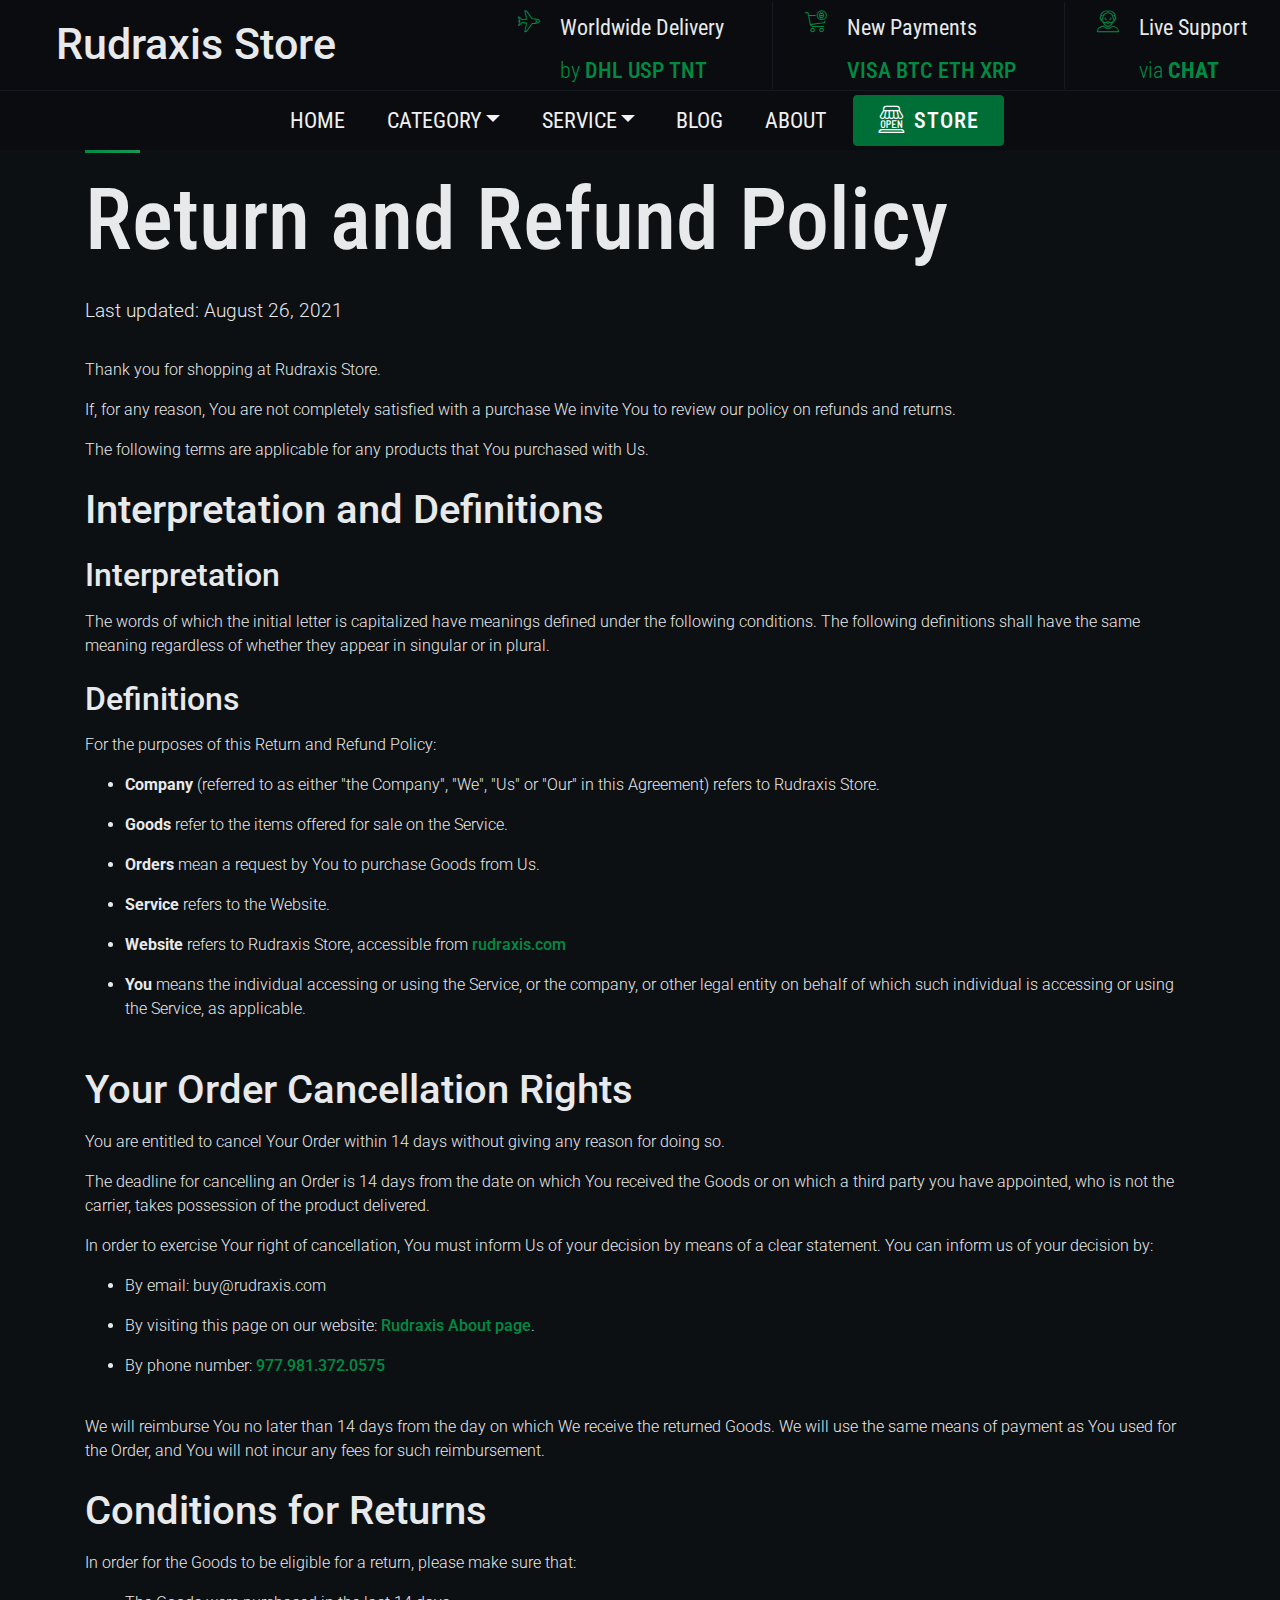
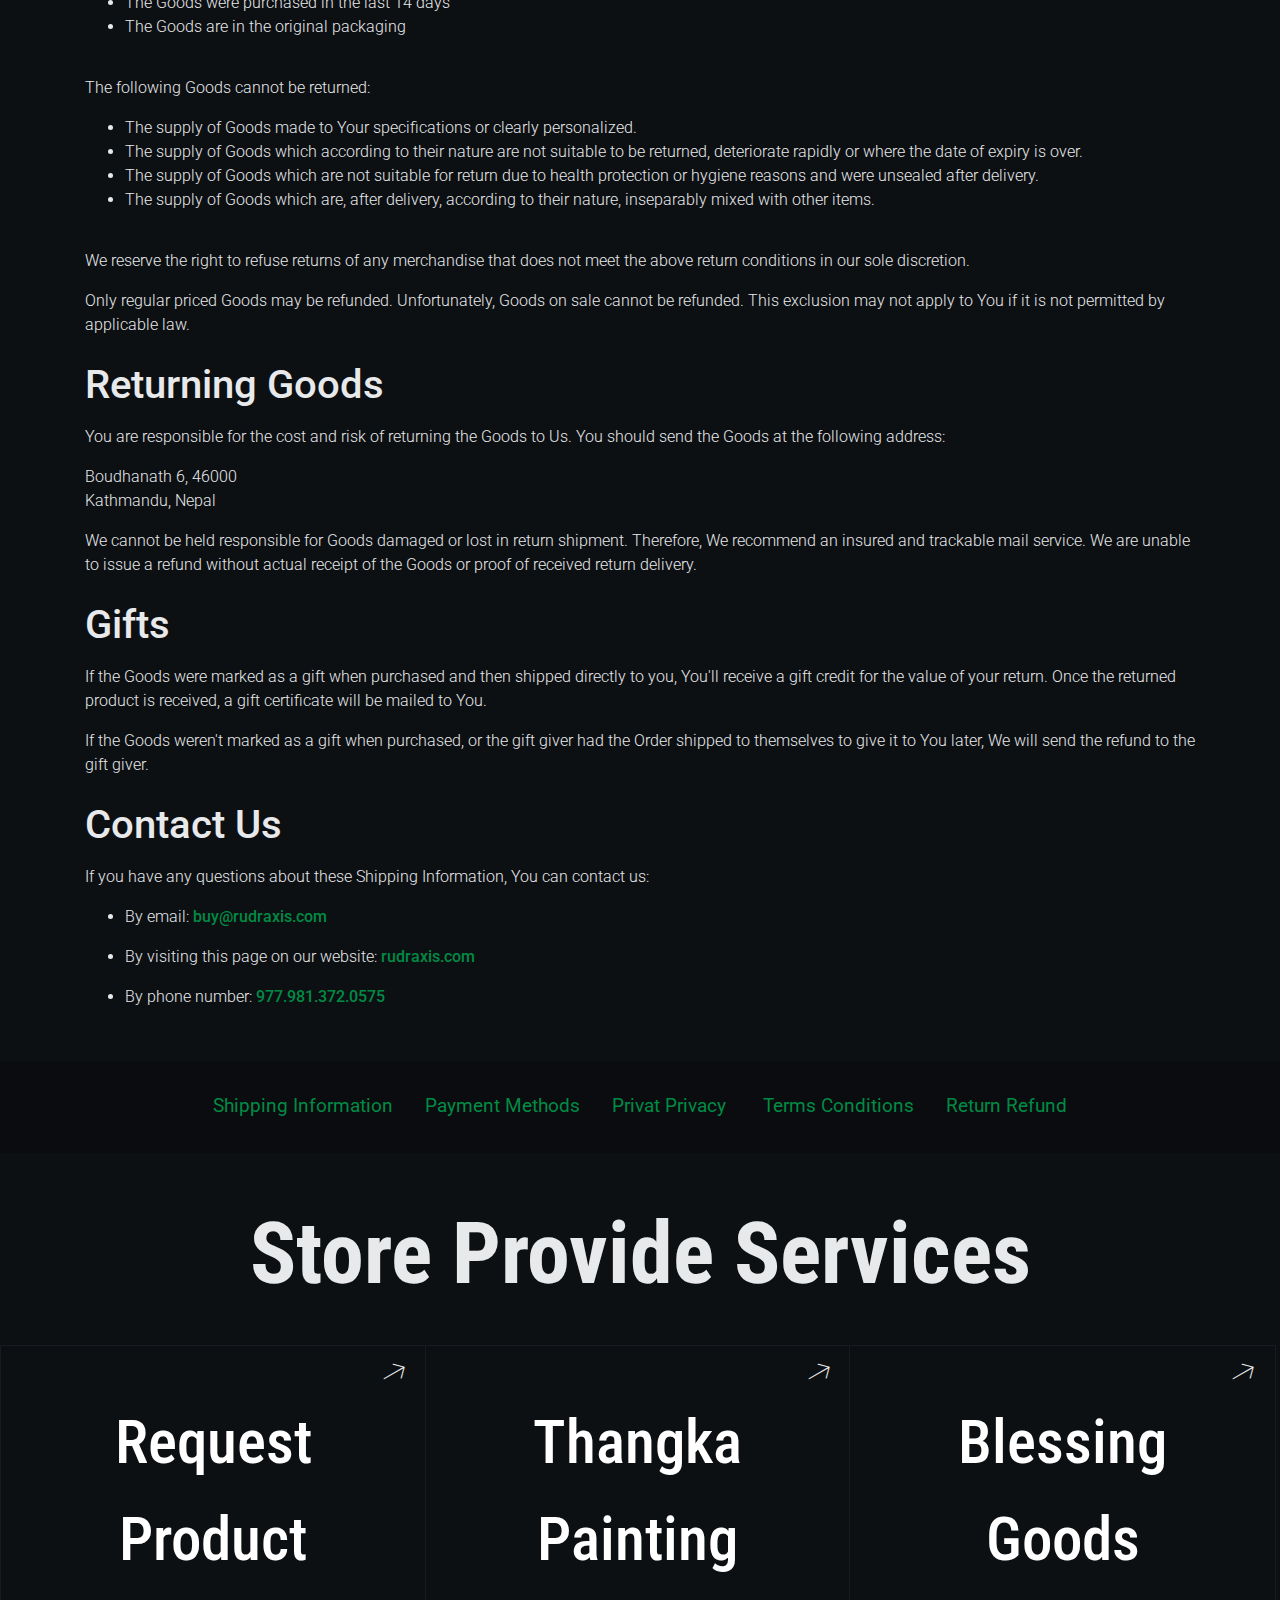
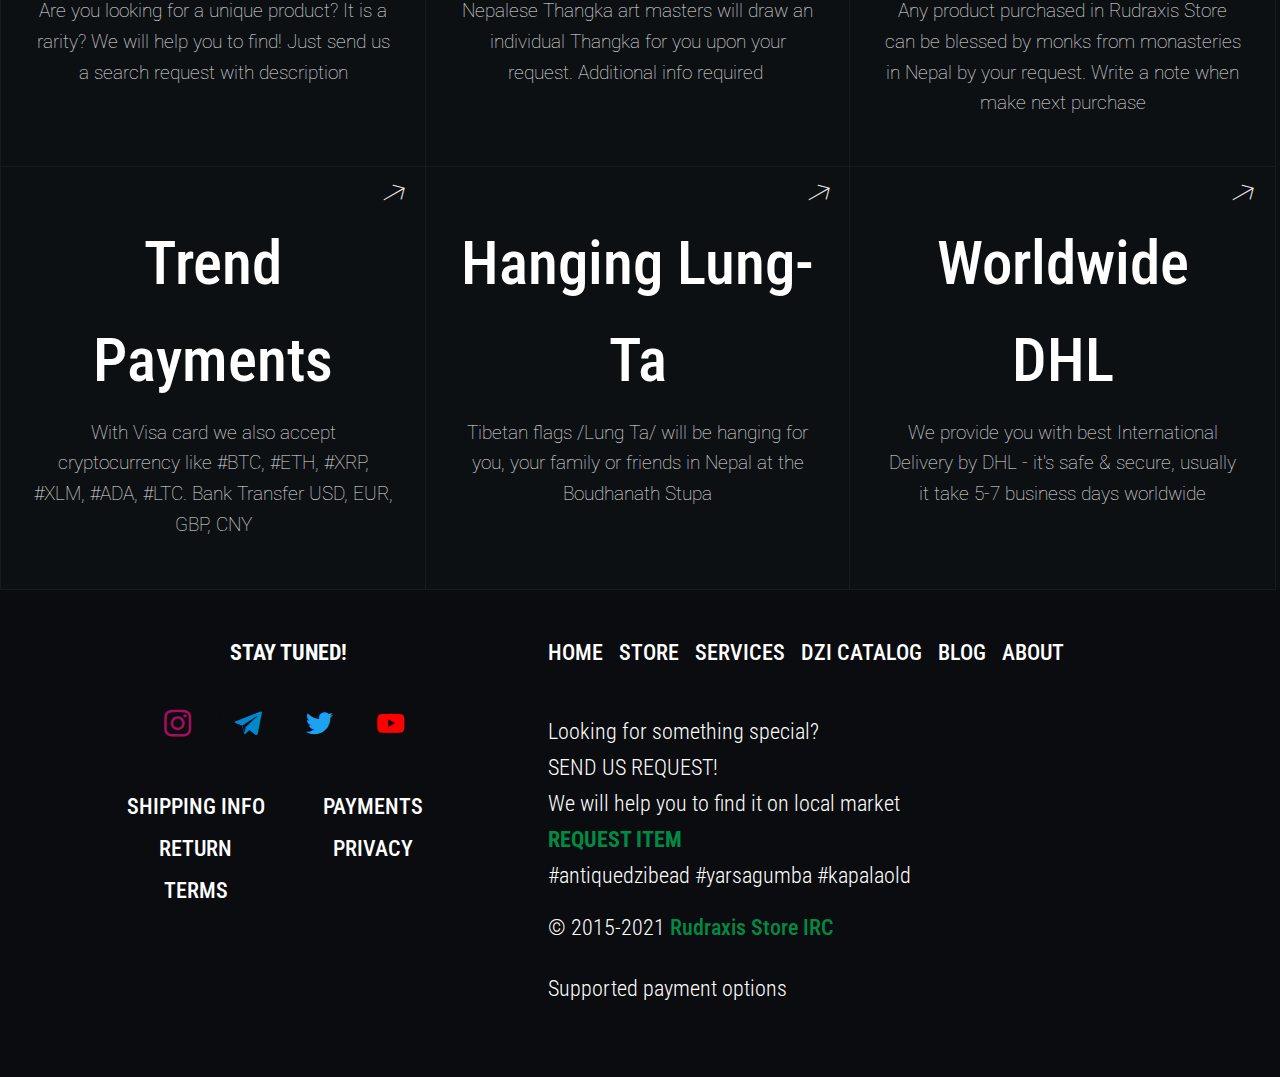
<file: refund-rudraxis.html>
<!DOCTYPE html>
<html  >
<head>
  
  <meta charset="UTF-8">
  <meta http-equiv="X-UA-Compatible" content="IE=edge">
  
  <meta name="twitter:card" content="summary_large_image"/>
  <meta name="twitter:image:src" content="assets/images/refund-rudraxis-meta.jpeg">
  <meta property="og:image" content="assets/images/refund-rudraxis-meta.jpeg">
  <meta name="twitter:title" content="Rudraxis Store Refund">
  <meta name="viewport" content="width=device-width, initial-scale=1, minimum-scale=1">
  <link rel="shortcut icon" href="assets/images/rudraxis-black-128x128.png" type="image/x-icon">
  <meta name="description" content="Refund Terms of Rudraxis Store Tibetan & Nepali Goods">
  
  
  <title>Rudraxis Store Refund</title>
  <link rel="stylesheet" href="assets/icon54/style.css">
  <link rel="stylesheet" href="assets/icon54-v4/style.css">
  <link rel="stylesheet" href="assets/tether/tether.min.css">
  <link rel="stylesheet" href="assets/bootstrap/css/bootstrap.min.css">
  <link rel="stylesheet" href="assets/bootstrap/css/bootstrap-grid.min.css">
  <link rel="stylesheet" href="assets/bootstrap/css/bootstrap-reboot.min.css">
  <link rel="stylesheet" href="assets/dropdown/css/style.css">
  <link rel="stylesheet" href="assets/socicon/css/styles.css">
  <link rel="preload" href="https://fonts.googleapis.com/css?family=Roboto+Condensed:300,300i,400,400i,700,700i&display=swap" as="style" onload="this.onload=null;this.rel='stylesheet'">
  <noscript><link rel="stylesheet" href="https://fonts.googleapis.com/css?family=Roboto+Condensed:300,300i,400,400i,700,700i&display=swap"></noscript>
  <link rel="preload" href="https://fonts.googleapis.com/css?family=Roboto:100,100i,300,300i,400,400i,500,500i,700,700i,900,900i&display=swap" as="style" onload="this.onload=null;this.rel='stylesheet'">
  <noscript><link rel="stylesheet" href="https://fonts.googleapis.com/css?family=Roboto:100,100i,300,300i,400,400i,500,500i,700,700i,900,900i&display=swap"></noscript>
  <link rel="preload" as="style" href="assets/mobirise/css/mbr-additional.css"><link rel="stylesheet" href="assets/mobirise/css/mbr-additional.css" type="text/css">
  
  
  
  

</head>
<body>
  <script>
window.replainSettings = { id: 'ee4cefe7-a6d6-4432-af48-958a0a297d6a' };
(function(u){var s=document.createElement('script');s.type='text/javascript';s.async=true;s.src=u;
var x=document.getElementsByTagName('script')[0];x.parentNode.insertBefore(s,x);
})('https://widget.replain.cc/dist/client.js');
</script>
  <section class="menu cid-sHGB2jL78G" once="menu" id="menu06-3i">

    

    <nav class="navbar navbar-dropdown align-items-center navbar-fixed-top navbar-toggleable-sm">
        <div class="menu-content-top">
            <div class="menu-logo">
                <div class="navbar-brand">
                    
                    <span class="navbar-caption-wrap"><a href="https://rudraxis.com/store-rudraxis.html" class="brand-link mbr-black text-danger text-primary display-5">
                            Rudraxis Store</a></span>
                </div>
            </div>
            <div class="menu-content-right">
                <div class="info-widget">
                    <span class="widget-icon mbr-iconfont icon54-v1-plane-2" style="color: rgb(0, 139, 69); fill: rgb(0, 139, 69); font-size: 22px;"></span>
                    <div class="widget-content display-4">
                        <p class="widget-title mbr-fonts-style display-4"><span style="font-weight: normal;">Worldwide Delivery</span></p>
                        <p class="widget-text mbr-fonts-style display-4">by <a href="/shipping-rudraxis.html" class="text-primary">DHL</a> <a href="/shipping-rudraxis.html" class="text-primary">USP</a>&nbsp;<a href="/shipping-rudraxis.html" class="text-primary">TNT</a></p>
                    </div>
                </div>
                <div class="info-widget">
                    <span class="widget-icon mbr-iconfont icon54-v1-bitcoin-cart" style="color: rgb(0, 139, 69); fill: rgb(0, 139, 69); font-size: 22px;"></span>
                    <div class="widget-content display-4">
                        <p class="widget-title mbr-fonts-style display-4"><span style="font-weight: normal;">New Payments</span>&nbsp;</p>
                        <p class="widget-text mbr-fonts-style display-4"><a href="/payments-rudraxis.html" class="text-primary">VISA&nbsp;</a><a href="/payments-rudraxis.html" class="text-primary">BTC</a>&nbsp;<a href="/payments-rudraxis.html" class="text-primary">ETH&nbsp;</a><a href="/payments-rudraxis.html" class="text-primary">XRP</a></p>
                    </div>
                </div>
                <div class="info-widget">
                    <span class="widget-icon mbr-iconfont icon54-v1-old-man" style="color: rgb(0, 139, 69); fill: rgb(0, 139, 69); font-size: 22px;"></span>
                    <div class="widget-content mbr-fonts-style">
                        <p class="widget-title display-4"><span style="font-weight: normal;">Live Support</span></p>
                        <p class="widget-text mbr-fonts-style display-4">via&nbsp;<strong>CHAT</strong></p>
                    </div>
                </div>
            </div>
        </div>
        <div class="menu-bottom">
            <div class="collapse navbar-collapse" id="navbarSupportedContent">
                <ul class="navbar-nav nav-dropdown js-float-line" data-app-modern-menu="true"><li class="nav-item">
                        <a class="nav-link link mbr-black text-warning text-primary display-4" href="/index.html">HOME</a>
                    </li>
                    <li class="nav-item dropdown">
                        <a class="nav-link link mbr-black dropdown-toggle text-warning display-4" href="#" data-toggle="dropdown-submenu" aria-expanded="false">CATEGORY</a>
                        <div class="dropdown-menu">
                            
                            
                            
                            <a class="mbr-black text-warning dropdown-item text-primary display-4" href="https://rudraxis.com/store-rudraxis.html#!/DZi-BEADS/c/73690015" aria-expanded="false">Dzi Beads</a><a class="mbr-black dropdown-item text-warning text-primary display-4" href="https://rudraxis.com/store-rudraxis.html#!/ALTAR-ITEMS/c/73688013">Altar Items</a>
                            <a class="mbr-black dropdown-item text-warning text-primary display-4" href="https://rudraxis.com/store-rudraxis.html#!/BUDDHIST-STATUES/c/82864301">Buddhist Statues</a><a class="mbr-black dropdown-item text-warning text-primary display-4" href="https://rudraxis.com/store-rudraxis.html#!/JEWERLY/c/118577131">Jewelry&nbsp;</a>
                            <a class="mbr-black dropdown-item text-warning text-primary display-4" href="https://rudraxis.com/store-rudraxis.html#!/HERBS-INCENSE/c/81168175">Herb Incense</a>
                            <a class="mbr-black dropdown-item text-warning text-primary display-4" href="https://rudraxis.com/store-rudraxis.html#!/BUDDHIST-MALA/c/82861204">Buddhist Mala</a>
                            <a class="mbr-black dropdown-item text-warning text-primary display-4" href="https://rudraxis.com/store-rudraxis.html#!/THANKA-ART/c/73689012">Thanka Art</a>
                        </div>
                    </li>
          
                    
                    <li class="nav-item dropdown"><a class="nav-link link mbr-black text-warning dropdown-toggle display-4" href="#" aria-expanded="false" data-toggle="dropdown-submenu">SERVICE</a><div class="dropdown-menu"><a class="mbr-black text-warning dropdown-item text-primary display-4" href="services-rudraxis.html#request_item" aria-expanded="false">Request Product</a><a class="mbr-black text-warning dropdown-item text-primary display-4" href="services-rudraxis.html#blessing" aria-expanded="false">Blessing Items</a><a class="mbr-black text-warning dropdown-item text-primary display-4" href="services-rudraxis.html#lung-ta" aria-expanded="false">Hanging Lung-Ta</a><a class="mbr-black text-warning dropdown-item text-primary display-4" href="services-rudraxis.html#thanka_paint" aria-expanded="false">Thanka Paiting</a><a class="mbr-black text-warning dropdown-item text-primary display-4" href="payments-rudraxis.html" aria-expanded="false">Trend Payments</a></div></li>
                    <li class="nav-item">
                        <a class="nav-link link mbr-black text-warning text-primary display-4" href="https://blog.rudraxis.com">BLOG</a>
                    </li><li class="nav-item"><a class="nav-link link mbr-black text-warning text-primary display-4" href="/about.html">ABOUT</a></li>
                    
                     <!-- Ecwid Codestart -->
                    <li><div class="ec-cart-widget"></div></li>
                <!-- Ecwid Code end --></ul>
                <div class="navbar-buttons mbr-section-btn"><a class="btn btn-sm btn-info display-4" href="/store-rudraxis.html"><span class="icon54-v1-open-1 mbr-iconfont mbr-iconfont-btn"></span>
                        STORE</a></div>
            </div>
            <button class="navbar-toggler " type="button" data-toggle="collapse" data-target="#navbarSupportedContent" aria-controls="navbarSupportedContent" aria-expanded="false" aria-label="Toggle navigation">
                <div class="hamburger">
                    <span></span>
                    <span></span>
                    <span></span>
                    <span></span>
                </div>
            </button>
        </div>
    </nav>
</section>

<section class="content1 solutionm4_content1 cid-sHGB2bMVHy" id="content1-3g">
    
    
    <div class="container">
        <div class="row justify-content-center">
            <div class="col-lg-12 col-md-12 md-pb">
                <div class="title-wrapper align-left">
                    <div class="line"></div>
                    
                     <h3 class="mbr-section-title mbr-white mbr-semibold pb-3 mbr-fonts-style display-1">Return and Refund Policy</h3>
                    <p class="mbr-text pb-3 mbr-white mbr-light mbr-fonts-style display-7">Last updated: August 26, 2021
<br>
</p>
<p>Thank you for shopping at Rudraxis Store.</p>
<p>If, for any reason, You are not completely satisfied with a purchase We invite You to review our policy on refunds and returns.</p>
<p>The following terms are applicable for any products that You purchased with Us.</p>
<h1>Interpretation and Definitions</h1>
<h2>Interpretation</h2>
<p>The words of which the initial letter is capitalized have meanings defined under the following conditions. The following definitions shall have the same meaning regardless of whether they appear in singular or in plural.</p>
<h2>Definitions</h2>
<p>For the purposes of this Return and Refund Policy:</p>
<ul>
<li>
<p><strong>Company</strong> (referred to as either "the Company", "We", "Us" or "Our" in this Agreement) refers to Rudraxis Store.</p>
</li>
<li>
<p><strong>Goods</strong> refer to the items offered for sale on the Service.</p>
</li>
<li>
<p><strong>Orders</strong> mean a request by You to purchase Goods from Us.</p>
</li>
<li>
<p><strong>Service</strong> refers to the Website.</p>
</li>
<li>
<p><strong>Website</strong> refers to Rudraxis Store, accessible from <a href="https://rudraxis.com" rel="external nofollow noopener" target="_blank">rudraxis.com</a></p>
</li>
<li>
<p><strong>You</strong> means the individual accessing or using the Service, or the company, or other legal entity on behalf of which such individual is accessing or using the Service, as applicable.</p>
</li>
</ul>
<h1>Your Order Cancellation Rights</h1>
<p>You are entitled to cancel Your Order within 14 days without giving any reason for doing so.</p>
<p>The deadline for cancelling an Order is 14 days from the date on which You received the Goods or on which a third party you have appointed, who is not the carrier, takes possession of the product delivered.</p>
<p>In order to exercise Your right of cancellation, You must inform Us of your decision by means of a clear statement. You can inform us of your decision by:</p>
<ul>
<li>
<p>By email: buy@rudraxis.com</p>
</li>
<li>
<p>By visiting this page on our website: <a href="https://rudraxis.com/about.html" rel="external nofollow noopener" target="_blank">Rudraxis About page</a>.</p>
</li>
<li>
<p>By phone number: <a href="tel:+9779813720575" class="text-primary">977.981.372.0575</a></p>
</li>
</ul>
<p>We will reimburse You no later than 14 days from the day on which We receive the returned Goods. We will use the same means of payment as You used for the Order, and You will not incur any fees for such reimbursement.</p>
<h1>Conditions for Returns</h1>
<p>In order for the Goods to be eligible for a return, please make sure that:</p>
<ul>
<li>The Goods were purchased in the last 14 days</li>
<li>The Goods are in the original packaging</li>
</ul>
<p>The following Goods cannot be returned:</p>
<ul>
<li>The supply of Goods made to Your specifications or clearly personalized.</li>
<li>The supply of Goods which according to their nature are not suitable to be returned, deteriorate rapidly or where the date of expiry is over.</li>
<li>The supply of Goods which are not suitable for return due to health protection or hygiene reasons and were unsealed after delivery.</li>
<li>The supply of Goods which are, after delivery, according to their nature, inseparably mixed with other items.</li>
</ul>
<p>We reserve the right to refuse returns of any merchandise that does not meet the above return conditions in our sole discretion.</p>
<p>Only regular priced Goods may be refunded. Unfortunately, Goods on sale cannot be refunded. This exclusion may not apply to You if it is not permitted by applicable law.</p>
<h1>Returning Goods</h1>
<p>You are responsible for the cost and risk of returning the Goods to Us. You should send the Goods at the following address:</p>
<p>Boudhanath 6, 46000<br>
Kathmandu, Nepal</p>
<p>We cannot be held responsible for Goods damaged or lost in return shipment. Therefore, We recommend an insured and trackable mail service. We are unable to issue a refund without actual receipt of the Goods or proof of received return delivery.</p>
<h1>Gifts</h1>
<p>If the Goods were marked as a gift when purchased and then shipped directly to you, You'll receive a gift credit for the value of your return. Once the returned product is received, a gift certificate will be mailed to You.</p>
<p>If the Goods weren't marked as a gift when purchased, or the gift giver had the Order shipped to themselves to give it to You later, We will send the refund to the gift giver.</p>
<h1>Contact Us</h1>
<p>If you have any questions about these Shipping Information, You can contact us:</p>
<ul>
<li>
<p>By email: <a href="mailto:buy@rudraxi.com" class="text-primary">buy@rudraxis.com</a></p>
</li>
<li>
<p>By visiting this page on our website: <a href="https://rudraxis.com" rel="external nofollow noopener" target="_blank">rudraxis.com</a></p>
</li>
<li>
<p>By phone number: <a href="tel:+9779813720575" class="text-primary">977.981.372.0575</a></p>
</li>
</ul>
                    
                </div>
            </div>
        </div>
    </div>
</section>

<section class="footer03 photom4_footer03 cid-sJ0VyqHPtH" once="footers" id="footer03-7f">

	

	

	<div class="container">
		<div class="media-container-row align-center mbr-white">
			<div class="row row-links">
				<ul class="foot-menu">
					
					
					
					
					
				<li class="foot-menu-item mbr-fonts-style display-7"><a href="shipping-rudraxis.html" class="text-primary">Shipping Information</a></li><li class="foot-menu-item mbr-fonts-style display-7"><a href="payments-rudraxis.html" class="text-primary">Payment Methods</a></li><li class="foot-menu-item mbr-fonts-style display-7"><a href="privacy-rudraxis.html" class="text-primary">Privat Privacy&nbsp;</a></li><li class="foot-menu-item mbr-fonts-style display-7"><a href="terms-rudraxis.html" class="text-primary">Terms Conditions</a></li><li class="foot-menu-item mbr-fonts-style display-7"><a class="text-primary" href="refund-rudraxis.html">Return Refund</a></li></ul>
			</div>
	

		</div>
	</div>
</section>

<section class="features12 cid-sIylKjKytY" id="features012-72">
    
    
    <div class="container-fluid">
        <div class="row">

            <div class="col-lg-12 col-md-12">
                <div class="align-wrapper align-left">
                    
                </div>
                <h3 class="main-title align-left mbr-fonts-style pb-3 display-1"><strong>Store Provide Services</strong></h3>
                
            </div>
        </div>
        <div class="row">
            <div class="card col-12 col-md-6 col-lg-4 md-pb">
                <span class="arrow icon54-v4-right-arrow-2"></span>
                <div class="card-wrapper align-center">

                    <div class="card-box">
                        <h4 class="card-title mbr-fonts-style mb-2 display-2"><strong><a href="services-rudraxis.html#request_item" class="text-white">Request Product</a></strong></h4>
                        <h5 class="card-text mbr-fonts-style display-7">Are you looking for a unique product? It is a rarity? We will help you to find! Just send us a search request with description</h5>
                    </div>
                </div>
            </div>
            <div class="card col-12 col-md-6 col-lg-4 md-pb">
                <span class="arrow icon54-v4-right-arrow-2"></span>
                <div class="card-wrapper align-center">

                    <div class="card-box">
                        <h4 class="card-title mbr-fonts-style mb-2 display-2"><strong><a href="services-rudraxis.html#thanka_paint" class="text-white">Thangka Painting</a></strong></h4>
                        <h5 class="card-text mbr-fonts-style display-7">Nepalese Thangka art masters will draw an individual Thangka for you upon your request. Additional info required&nbsp;</h5>
                    </div>
                </div>
            </div>
            <div class="card col-12 col-md-6 col-lg-4 md-pb">
                <span class="arrow icon54-v4-right-arrow-2"></span>
                <div class="card-wrapper align-center">

                    <div class="card-box">
                        <h4 class="card-title mbr-fonts-style mb-2 display-2"><strong><a href="services-rudraxis.html#blessing" class="text-white">Blessing Goods</a></strong></h4>
                        <h5 class="card-text mbr-fonts-style display-7">Any product purchased in Rudraxis Store can be blessed by monks from monasteries in Nepal by your request. Write a note when make next purchase</h5>
                    </div>
                </div>
            </div>
            <div class="card col-12 col-md-6 col-lg-4 md-pb">
                <span class="arrow icon54-v4-right-arrow-2"></span>
                <div class="card-wrapper align-center">
   
                    <div class="card-box">
                        <h4 class="card-title mbr-fonts-style mb-2 display-2"><strong><a href="services-rudraxis.html#payments_crypto" class="text-white">Trend Payments</a></strong></h4>
                        <h5 class="card-text mbr-fonts-style display-7">With Visa card we also accept cryptocurrency like #BTC, #ETH, #XRP, #XLM, #ADA, #LTC. Bank Transfer USD, EUR, GBP, CNY</h5>
                    </div>
                </div>
            </div>
            <div class="card col-12 col-md-6 col-lg-4 md-pb">
                <span class="arrow icon54-v4-right-arrow-2"></span>
                <div class="card-wrapper align-center">
   
                    <div class="card-box">
                        <h4 class="card-title mbr-fonts-style mb-2 display-2"><strong><a href="services-rudraxis.html#lung-ta" class="text-white">Hanging Lung-Ta</a></strong></h4>
                        <h5 class="card-text mbr-fonts-style display-7">Tibetan flags /Lung Ta/ will be hanging for you, your family or friends in Nepal at the Boudhanath Stupa</h5>
                    </div>
                </div>
            </div>
            <div class="card col-12 col-md-6 col-lg-4 md-pb">
                <span class="arrow icon54-v4-right-arrow-2"></span>
                <div class="card-wrapper align-center">
  
                    <div class="card-box">
                        <h4 class="card-title mbr-fonts-style mb-2 display-2"><strong><a href="services-rudraxis.html#shipping" class="text-white">Worldwide DHL</a></strong></h4>
                        <h5 class="card-text mbr-fonts-style display-7">We provide you with best International Delivery by DHL - it's safe &amp; secure, usually it take 5-7 business days worldwide</h5>
                    </div>
                </div>
            </div>
        </div>
    </div>
</section>

<section class="extFooter cid-sIrBOVqMJX" id="extFooter12-5r">
    

    

    <div class="container-fluid">
        <div class="row align-center justify-content-center">
            <div class="col-lg-6 col-xl-4">
                <div class="follow-section">
                    <div class="follow-heading mbr-fonts-style align-left display-4"><strong>
                        STAY TUNED!</strong></div>
                    <div class="social-media pb-3 align-left">
                        <ul>
                            <li>
                                <a class="icon-transition" href="https://instagram.com/rudraxis" target="_blank">
                                    <span class="mbr-iconfont socicon-instagram socicon" style="font-size: 27px; color: rgb(167, 13, 95); fill: rgb(167, 13, 95);"></span>
                                </a>
                            </li>
                            <li>
                                <a class="icon-transition" href="https://www.t.me/rudraxisblog" target="_blank">
                                    <span class="mbr-iconfont socicon-telegram socicon" style="font-size: 27px; color: rgb(0, 136, 204); fill: rgb(0, 136, 204);"></span>
                                </a>
                            </li>
                            <li>
                                <a class="icon-transition" href="https://twitter.com/rudraxis_" target="_blank">
                                    <span class="mbr-iconfont socicon-twitter socicon" style="font-size: 27px; color: rgb(29, 161, 242); fill: rgb(29, 161, 242);"></span>
                                </a>
                            </li>
                            <li>
                                <a class="icon-transition" href="https://www.youtube.com/channel/UCBKVFbz6a4jGK2XkX-0YFOg" target="_blank">
                                    <span class="mbr-iconfont socicon-youtube socicon" style="font-size: 27px; color: rgb(255, 0, 0); fill: rgb(255, 0, 0);"></span>
                                </a>
                            </li>
                            
                            
                        </ul>
                    </div>
                </div>
                <div class="row column-menu">
                    <div class="col-xl-5 col-md-6">
                        <ul class="firstColumn align-left mbr-white mbr-fonts-style display-4">
                            
                                
                            <li><a href="shipping-rudraxis.html" class="text-white">SHIPPING INFO</a></li><a href="shipping-rudraxis.html" class="text-primary">
                            </a><li><a href="refund-rudraxis.html" class="text-white">RETURN</a></li>
                            <li><a href="/terms-rudraxis.html" class="text-white text-primary">TERMS</a></li>
                        </ul>
                    </div>
                    <div class="col-xl-5 col-md-6">
                        <ul class="secondColumn align-left mbr-white mbr-fonts-style display-4">
                            <li><a href="payments-rudraxis.html" class="text-white">PAYMENTS</a></li>
                            <li><a href="/privacy-rudraxis.html" class="text-white text-primary">PRIVACY</a></li>
                        </ul>
                    </div>
                </div>
            </div>
            <div class="col-lg-6 col-xl-6 form-section">
                <ul class="mbr-list list-inline align-left">
                    
                    
                    
                    
                    
                    
                    
                    
                    
                    
                
                    
                
                <li class="list-inline-item mbr-fonts-style display-4">
                        <a href="index.html" class="text-white">HOME</a>
                    </li><li class="list-inline-item mbr-fonts-style display-4">
                        <a href="store-rudraxis.html" class="text-white">STORE</a>
                    </li><li class="list-inline-item mbr-fonts-style display-4">
                        <a href="services-rudraxis.html" class="text-white">SERVICES</a>
                    </li><li class="list-inline-item mbr-fonts-style display-4">
                        <a href="https://dzibead.rudraxis.com" class="text-white text-primary" target="_blank">DZI CATALOG</a></li><li class="list-inline-item mbr-fonts-style display-4">
                        <a href="https://blog.rudraxis.com/" class="text-white text-primary">BLOG</a>
                    </li><li class="list-inline-item mbr-fonts-style display-4">
                        <a href="about.html" class="text-white">ABOUT</a>
                    </li></ul>
                <div class="input-form">
                    <span class="mbr-fonts-style mbr-light form-text display-4">Looking for something special?
<br>SEND US REQUEST!
<br>We will help you to find it on local market<br><a href="services-rudraxis.html#request_item" class="text-primary"><strong>REQUEST ITEM</strong></a><br>#antiquedzibead #yarsagumba #kapalaold<br>
                       </span>
                    </div>
                
                <h3 class="subtext-1 mbr-fonts-style pb-3 display-4">© 2015-2021 <a href="index.html" class="text-primary">Rudraxis Store IRC</a></h3>
                <h3 class="subtext-2 mbr-light mbr-fonts-style display-4">Supported payment options<br></h3>
                <ul class="card-support align-left">
                    <li>
                        <a href="https://visa.com" target="_blank"><img src="[data-uri]" height="30" alt="Visa" loading="lazy" class="lazyload" data-src="assets/images/visa.png"></a>
                    </li>
                    <li>
                        <a href="https://www.mastercard.us/en-us.html" target="_blank"><img src="[data-uri]" height="30" alt="Master Card" loading="lazy" class="lazyload" data-src="assets/images/master-card.png"></a>
                    </li>
                    <li>
                        <a href="https://www.ripple.com" target="_blank"><img src="[data-uri]" height="30" alt="Ripple XRP" loading="lazy" class="lazyload" data-src="assets/images/xrp-icon-payment.svg"></a>
                    </li>
                    <li>
                        <a href="https://www.stellar.org" target="_blank"><img src="[data-uri]" height="30" alt="Stellar XLM" loading="lazy" class="lazyload" data-src="assets/images/stellar-icon-payment.svg"></a>
                    </li>
                    
                    
                    <li>
                        <a href="https://www.bitcoin.org" target="_blank"><img src="[data-uri]" height="30" alt="Bitcoin BTC" loading="lazy" class="lazyload" data-src="assets/images/bitcoin.png"></a>
                    </li>
                    
                    
                    
                    
                    
                    
                </ul>
                </div>
            </div>
        </div>
    
</section>


<script src="assets/web/assets/jquery/jquery.min.js"></script>
  <script src="assets/popper/popper.min.js"></script>
  <script src="assets/tether/tether.min.js"></script>
  <script src="assets/bootstrap/js/bootstrap.min.js"></script>
  <script src="assets/smoothscroll/smooth-scroll.js"></script>
  <script src="assets/dropdown/js/nav-dropdown.js"></script>
  <script src="assets/dropdown/js/navbar-dropdown.js"></script>
  <script src="assets/touchswipe/jquery.touch-swipe.min.js"></script>
  <script src="assets/theme/js/script.js"></script>
  
  
<script data-cfasync="false" type="text/javascript" src="https://app.ecwid.com/script.js?21305103&amp;data_platform=code&amp;data_date=2021-08-29" charset="utf-8"></script>
<script type="text/javascript">Ecwid.init();</script>

<script type="text/javascript" src="https://cdn.ywxi.net/js/1.js" async=""></script>


  
<script>"use strict";if("loading"in HTMLImageElement.prototype){document.querySelectorAll('img[loading="lazy"],iframe[loading="lazy"]').forEach(e=>{e.src=e.dataset.src,e.style.paddingTop=100*e.getAttribute("data-aspectratio")+"%",e.style.height=0,e.onload=function(){e.removeAttribute("style")}})}else{const e=document.createElement("script");e.src="https://cdnjs.cloudflare.com/ajax/libs/lazysizes/5.1.2/lazysizes.min.js",document.body.appendChild(e)}</script>

</body>
</html>
</file>
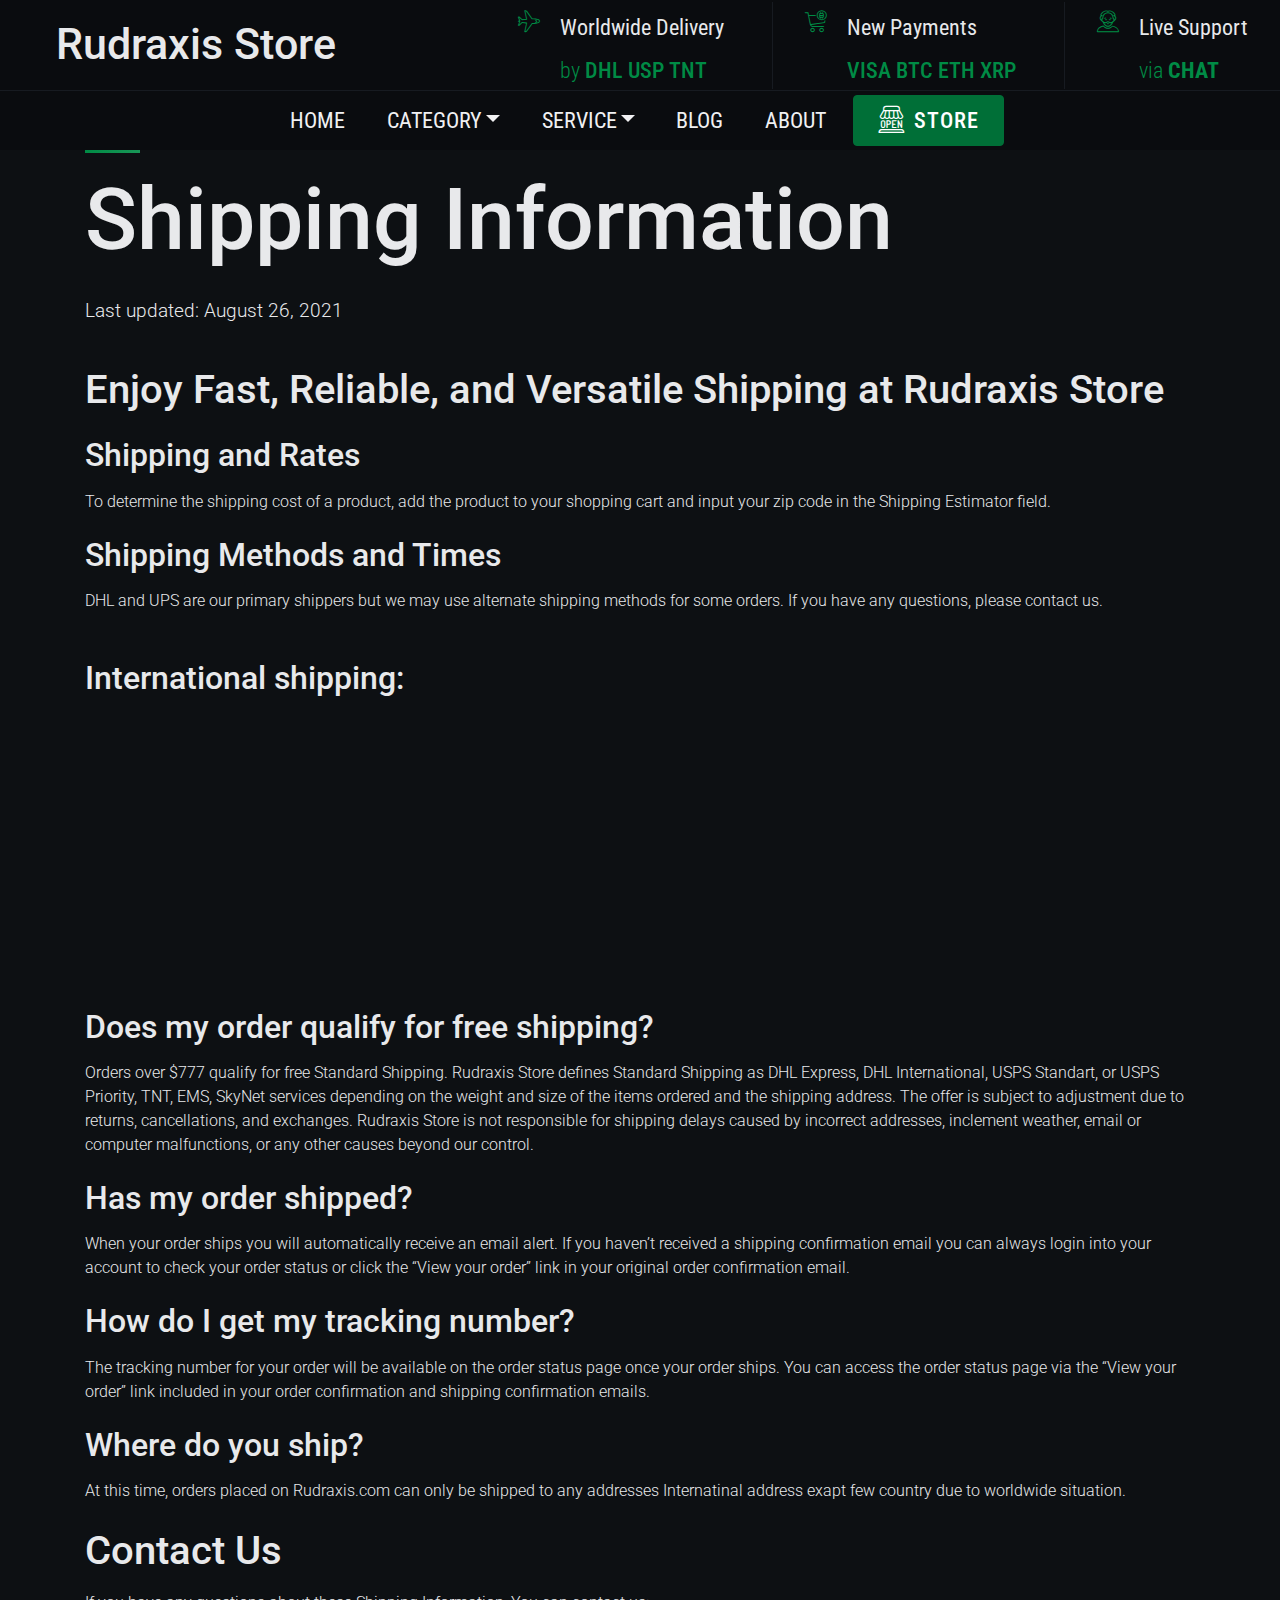
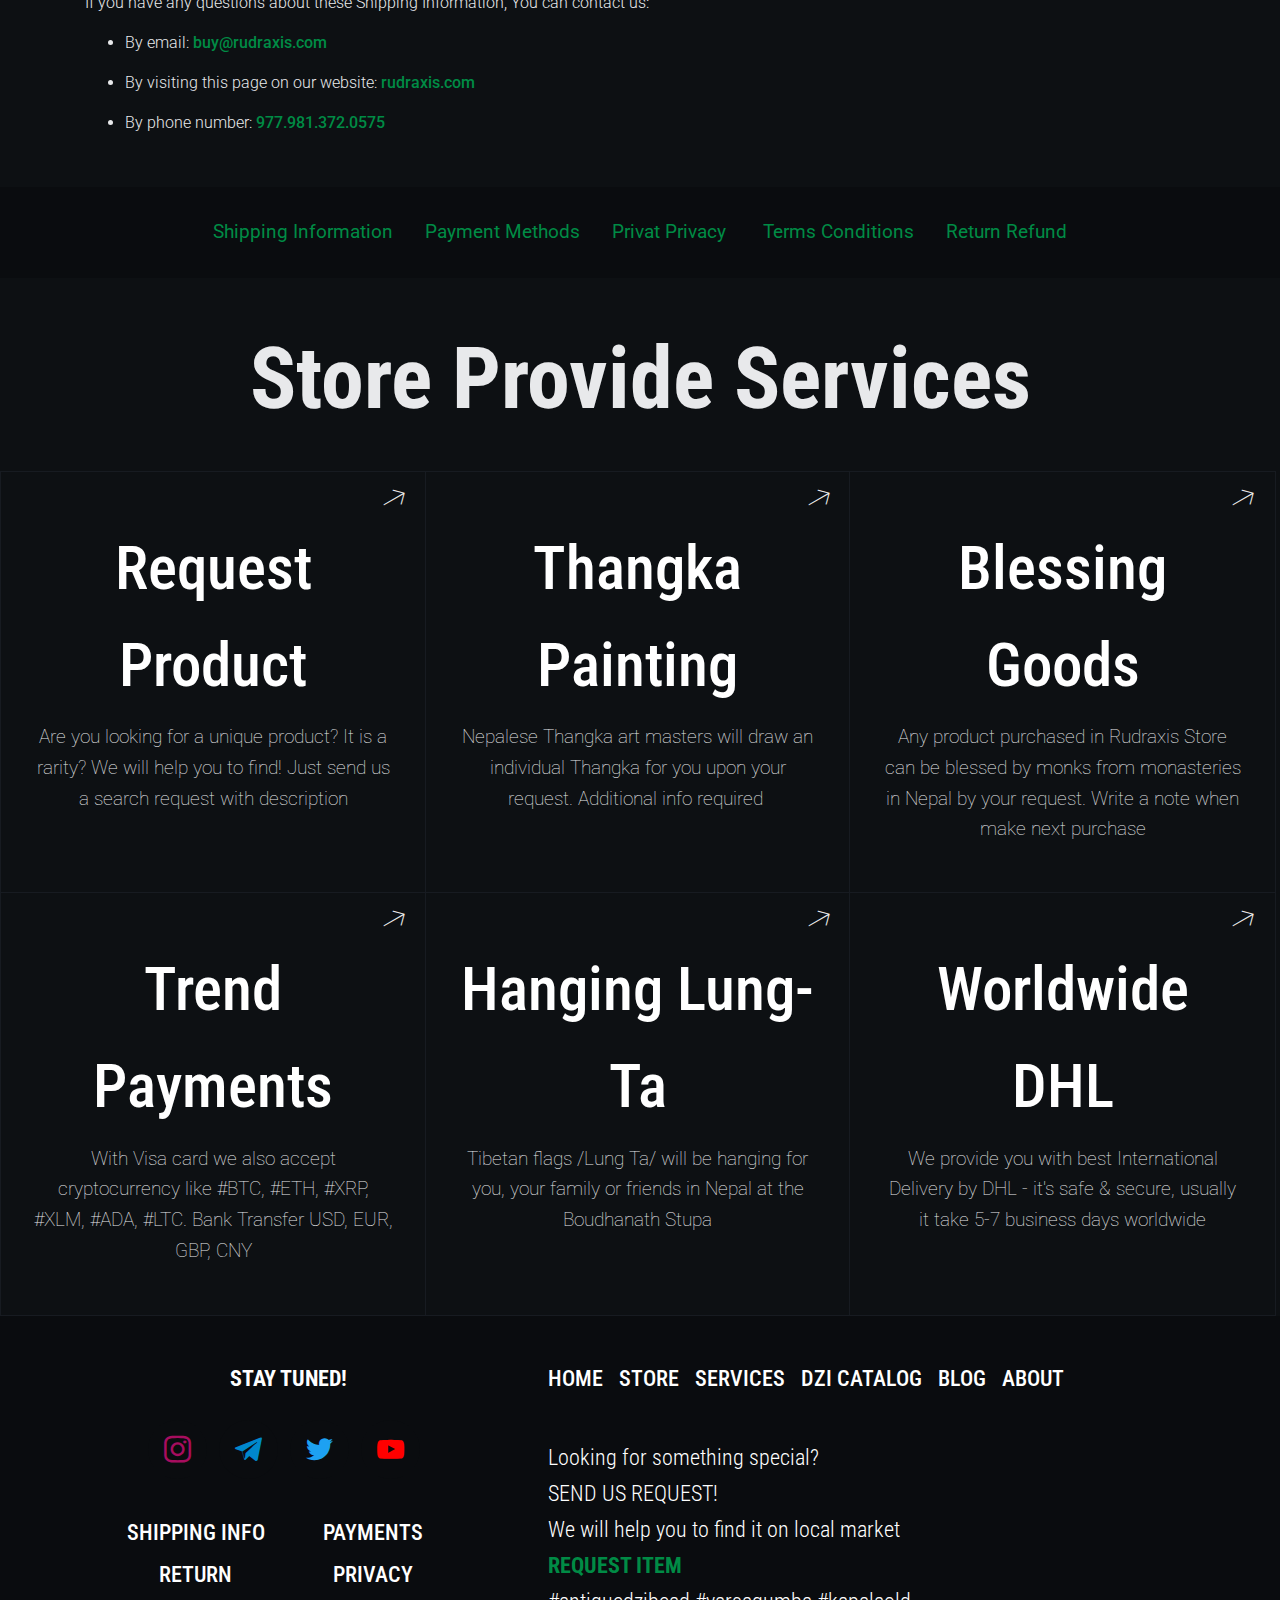
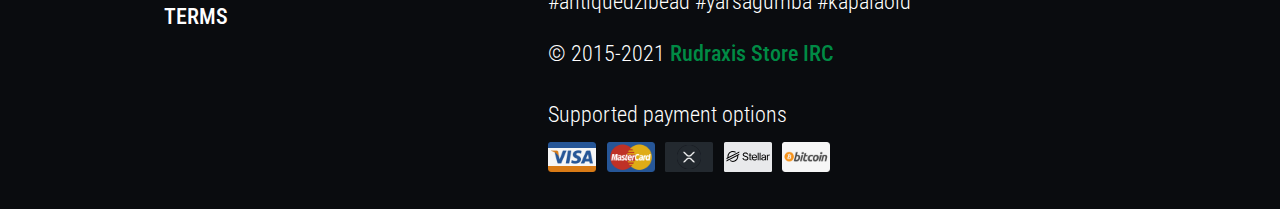
<file: shipping-rudraxis.html>
<!DOCTYPE html>
<html  >
<head>
  
  <meta charset="UTF-8">
  <meta http-equiv="X-UA-Compatible" content="IE=edge">
  
  <meta name="twitter:card" content="summary_large_image"/>
  <meta name="twitter:image:src" content="assets/images/shipping-rudraxis-meta.jpeg">
  <meta property="og:image" content="assets/images/shipping-rudraxis-meta.jpeg">
  <meta name="twitter:title" content="Rudraxis Store Shipping Information - Fast Delivery by DHL">
  <meta name="viewport" content="width=device-width, initial-scale=1, minimum-scale=1">
  <link rel="shortcut icon" href="assets/images/rudraxis-black-128x128.png" type="image/x-icon">
  <meta name="description" content="Shipping Information - Fast Delivery by DHL from Rudraxis Store Tibetan & Nepali Goods">
  
  
  <title>Rudraxis Store Shipping Information - Fast Delivery by DHL</title>
  <link rel="stylesheet" href="assets/icon54/style.css">
  <link rel="stylesheet" href="assets/icon54-v4/style.css">
  <link rel="stylesheet" href="assets/tether/tether.min.css">
  <link rel="stylesheet" href="assets/bootstrap/css/bootstrap.min.css">
  <link rel="stylesheet" href="assets/bootstrap/css/bootstrap-grid.min.css">
  <link rel="stylesheet" href="assets/bootstrap/css/bootstrap-reboot.min.css">
  <link rel="stylesheet" href="assets/dropdown/css/style.css">
  <link rel="stylesheet" href="assets/socicon/css/styles.css">
  <link rel="preload" href="https://fonts.googleapis.com/css?family=Roboto+Condensed:300,300i,400,400i,700,700i&display=swap" as="style" onload="this.onload=null;this.rel='stylesheet'">
  <noscript><link rel="stylesheet" href="https://fonts.googleapis.com/css?family=Roboto+Condensed:300,300i,400,400i,700,700i&display=swap"></noscript>
  <link rel="preload" href="https://fonts.googleapis.com/css?family=Roboto:100,100i,300,300i,400,400i,500,500i,700,700i,900,900i&display=swap" as="style" onload="this.onload=null;this.rel='stylesheet'">
  <noscript><link rel="stylesheet" href="https://fonts.googleapis.com/css?family=Roboto:100,100i,300,300i,400,400i,500,500i,700,700i,900,900i&display=swap"></noscript>
  <link rel="preload" as="style" href="assets/mobirise/css/mbr-additional.css"><link rel="stylesheet" href="assets/mobirise/css/mbr-additional.css" type="text/css">
  
  
  
  

</head>
<body>
  <script>
window.replainSettings = { id: 'ee4cefe7-a6d6-4432-af48-958a0a297d6a' };
(function(u){var s=document.createElement('script');s.type='text/javascript';s.async=true;s.src=u;
var x=document.getElementsByTagName('script')[0];x.parentNode.insertBefore(s,x);
})('https://widget.replain.cc/dist/client.js');
</script>
  <section class="menu cid-sHGrwoO0Qp" once="menu" id="menu06-2w">

    

    <nav class="navbar navbar-dropdown align-items-center navbar-fixed-top navbar-toggleable-sm">
        <div class="menu-content-top">
            <div class="menu-logo">
                <div class="navbar-brand">
                    
                    <span class="navbar-caption-wrap"><a href="https://rudraxis.com/store-rudraxis.html" class="brand-link mbr-black text-danger text-primary display-5">
                            Rudraxis Store</a></span>
                </div>
            </div>
            <div class="menu-content-right">
                <div class="info-widget">
                    <span class="widget-icon mbr-iconfont icon54-v1-plane-2" style="color: rgb(0, 139, 69); fill: rgb(0, 139, 69); font-size: 22px;"></span>
                    <div class="widget-content display-4">
                        <p class="widget-title mbr-fonts-style display-4"><span style="font-weight: normal;">Worldwide Delivery</span></p>
                        <p class="widget-text mbr-fonts-style display-4">by <a href="/shipping-rudraxis.html" class="text-primary">DHL</a> <a href="/shipping-rudraxis.html" class="text-primary">USP</a>&nbsp;<a href="/shipping-rudraxis.html" class="text-primary">TNT</a></p>
                    </div>
                </div>
                <div class="info-widget">
                    <span class="widget-icon mbr-iconfont icon54-v1-bitcoin-cart" style="color: rgb(0, 139, 69); fill: rgb(0, 139, 69); font-size: 22px;"></span>
                    <div class="widget-content display-4">
                        <p class="widget-title mbr-fonts-style display-4"><span style="font-weight: normal;">New Payments</span>&nbsp;</p>
                        <p class="widget-text mbr-fonts-style display-4"><a href="/payments-rudraxis.html" class="text-primary">VISA&nbsp;</a><a href="/payments-rudraxis.html" class="text-primary">BTC</a>&nbsp;<a href="/payments-rudraxis.html" class="text-primary">ETH&nbsp;</a><a href="/payments-rudraxis.html" class="text-primary">XRP</a></p>
                    </div>
                </div>
                <div class="info-widget">
                    <span class="widget-icon mbr-iconfont icon54-v1-old-man" style="color: rgb(0, 139, 69); fill: rgb(0, 139, 69); font-size: 22px;"></span>
                    <div class="widget-content mbr-fonts-style">
                        <p class="widget-title display-4"><span style="font-weight: normal;">Live Support</span></p>
                        <p class="widget-text mbr-fonts-style display-4">via&nbsp;<strong>CHAT</strong></p>
                    </div>
                </div>
            </div>
        </div>
        <div class="menu-bottom">
            <div class="collapse navbar-collapse" id="navbarSupportedContent">
                <ul class="navbar-nav nav-dropdown js-float-line" data-app-modern-menu="true"><li class="nav-item">
                        <a class="nav-link link mbr-black text-warning text-primary display-4" href="/index.html">HOME</a>
                    </li>
                    <li class="nav-item dropdown">
                        <a class="nav-link link mbr-black dropdown-toggle text-warning display-4" href="#" data-toggle="dropdown-submenu" aria-expanded="false">CATEGORY</a>
                        <div class="dropdown-menu">
                            
                            
                            
                            <a class="mbr-black text-warning dropdown-item text-primary display-4" href="https://rudraxis.com/store-rudraxis.html#!/DZi-BEADS/c/73690015" aria-expanded="false">Dzi Beads</a><a class="mbr-black dropdown-item text-warning text-primary display-4" href="https://rudraxis.com/store-rudraxis.html#!/ALTAR-ITEMS/c/73688013">Altar Items</a>
                            <a class="mbr-black dropdown-item text-warning text-primary display-4" href="https://rudraxis.com/store-rudraxis.html#!/BUDDHIST-STATUES/c/82864301">Buddhist Statues</a><a class="mbr-black dropdown-item text-warning text-primary display-4" href="https://rudraxis.com/store-rudraxis.html#!/JEWERLY/c/118577131">Jewelry&nbsp;</a>
                            <a class="mbr-black dropdown-item text-warning text-primary display-4" href="https://rudraxis.com/store-rudraxis.html#!/HERBS-INCENSE/c/81168175">Herb Incense</a>
                            <a class="mbr-black dropdown-item text-warning text-primary display-4" href="https://rudraxis.com/store-rudraxis.html#!/BUDDHIST-MALA/c/82861204">Buddhist Mala</a>
                            <a class="mbr-black dropdown-item text-warning text-primary display-4" href="https://rudraxis.com/store-rudraxis.html#!/THANKA-ART/c/73689012">Thanka Art</a>
                        </div>
                    </li>
          
                    
                    <li class="nav-item dropdown"><a class="nav-link link mbr-black text-warning dropdown-toggle display-4" href="#" aria-expanded="false" data-toggle="dropdown-submenu">SERVICE</a><div class="dropdown-menu"><a class="mbr-black text-warning dropdown-item text-primary display-4" href="services-rudraxis.html#request_item" aria-expanded="false">Request Product</a><a class="mbr-black text-warning dropdown-item text-primary display-4" href="services-rudraxis.html#blessing" aria-expanded="false">Blessing Items</a><a class="mbr-black text-warning dropdown-item text-primary display-4" href="services-rudraxis.html#lung-ta" aria-expanded="false">Hanging Lung-Ta</a><a class="mbr-black text-warning dropdown-item text-primary display-4" href="services-rudraxis.html#thanka_paint" aria-expanded="false">Thanka Paiting</a><a class="mbr-black text-warning dropdown-item text-primary display-4" href="payments-rudraxis.html" aria-expanded="false">Trend Payments</a></div></li>
                    <li class="nav-item">
                        <a class="nav-link link mbr-black text-warning text-primary display-4" href="https://blog.rudraxis.com">BLOG</a>
                    </li><li class="nav-item"><a class="nav-link link mbr-black text-warning text-primary display-4" href="/about.html">ABOUT</a></li>
                    
                     <!-- Ecwid Codestart -->
                    <li><div class="ec-cart-widget"></div></li>
                <!-- Ecwid Code end --></ul>
                <div class="navbar-buttons mbr-section-btn"><a class="btn btn-sm btn-info display-4" href="/store-rudraxis.html"><span class="icon54-v1-open-1 mbr-iconfont mbr-iconfont-btn"></span>
                        STORE</a></div>
            </div>
            <button class="navbar-toggler " type="button" data-toggle="collapse" data-target="#navbarSupportedContent" aria-controls="navbarSupportedContent" aria-expanded="false" aria-label="Toggle navigation">
                <div class="hamburger">
                    <span></span>
                    <span></span>
                    <span></span>
                    <span></span>
                </div>
            </button>
        </div>
    </nav>
</section>

<section class="content1 solutionm4_content1 cid-sHGrwjPIAu" id="shipping_page">
    
    
    <div class="container">
        <div class="row justify-content-center">
            <div class="col-lg-12 col-md-12 md-pb">
                <div class="title-wrapper align-left">
                    <div class="line"></div>
                     <h3 class="mbr-section-title mbr-white mbr-semibold pb-3 mbr-fonts-style display-1">Shipping Information</h3>
                    <p class="mbr-text pb-3 mbr-white mbr-light mbr-fonts-style display-7">Last updated: August 26, 2021
<br>
</p>

<h1>Enjoy Fast, Reliable, and Versatile Shipping at Rudraxis Store</h1>
                    
<h2>Shipping and Rates</h2>
<p>To determine the shipping cost of a product, add the product to your shopping cart and input your zip code in the Shipping Estimator field.</p>
                    
<h2>Shipping Methods and Times</h2>
<p>DHL and UPS are our primary shippers but we may use alternate shipping methods for some orders. If you have any questions, please contact us.</p><br>
<h2>International shipping:</h2>

       <br>             
         <div class="row justify-content-center">
            
              <div class="col-md-12 col-lg- col-sm-">
 
<iframe src="[data-uri]" width="100%" title="Shipping Rates" height="235" frameborder="0" style="border:none background: transparent;" loading="lazy" class="lazyload" data-src="https://docs.google.com/spreadsheets/d/e/2PACX-1vTXBYahIZCTzA3hTkTa0xNj91JbHW26rshjKmiNisy9pGUvxlcUkNo-GEWV_0wLyaXkvUkauTqHTnRP/pubhtml?gid=0&amp;single=true&amp;widget=true&amp;headers=false&amp;">
</iframe>
         

             </div>
             
        </div> 
                    
                    
             <br>       
                    
<h2>Does my order qualify for free shipping?</h2>
<p>Orders over $777 qualify for free Standard Shipping. Rudraxis Store defines Standard Shipping as DHL Express, DHL International, USPS Standart, or USPS Priority, TNT, EMS, SkyNet services depending on the weight and size of the items ordered and the shipping address. The offer is subject to adjustment due to returns, cancellations, and exchanges. Rudraxis Store is not responsible for shipping delays caused by incorrect addresses, inclement weather, email or computer malfunctions, or any other causes beyond our control.</p>

                    <h2>Has my order shipped?</h2>
<p>When your order ships you will automatically receive an email alert. If you haven’t received a shipping confirmation email you can always login into your account to check your order status or click the “View your order” link in your original order confirmation email.</p>

                    <h2>How do I get my tracking number?</h2>
                    <p>The tracking number for your order will be available on the order status page once your order ships. You can access the order status page via the “View your order” link included in your order confirmation and shipping confirmation emails.</p>

                    <h2>Where do you ship?</h2>
                    <p>At this time, orders placed on Rudraxis.com can only be shipped to any addresses Internatinal address exapt few country due to worldwide situation.</p>
                         
                    
<h1>Contact Us</h1>
<p>If you have any questions about these Shipping Information, You can contact us:</p>
<ul>
<li>
<p>By email: <a href="mailto:buy@rudraxi.com" class="text-primary">buy@rudraxis.com</a></p>
</li>
<li>
<p>By visiting this page on our website: <a href="https://rudraxis.com" rel="external nofollow noopener" target="_blank">rudraxis.com</a></p>
</li>
<li>
<p>By phone number: <a href="tel:+9779813720575" class="text-primary">977.981.372.0575</a></p>
</li>
</ul>
                </div>
            </div>
        </div>
    </div>
</section>

<section class="footer03 photom4_footer03 cid-sJ0SG8gajW" once="footers" id="footer03-7b">

	

	

	<div class="container">
		<div class="media-container-row align-center mbr-white">
			<div class="row row-links">
				<ul class="foot-menu">
					
					
					
					
					
				<li class="foot-menu-item mbr-fonts-style display-7"><a href="shipping-rudraxis.html" class="text-primary">Shipping Information</a></li><li class="foot-menu-item mbr-fonts-style display-7"><a href="payments-rudraxis.html" class="text-primary">Payment Methods</a></li><li class="foot-menu-item mbr-fonts-style display-7"><a href="privacy-rudraxis.html" class="text-primary">Privat Privacy&nbsp;</a></li><li class="foot-menu-item mbr-fonts-style display-7"><a href="terms-rudraxis.html" class="text-primary">Terms Conditions</a></li><li class="foot-menu-item mbr-fonts-style display-7"><a class="text-primary" href="refund-rudraxis.html">Return Refund</a></li></ul>
			</div>
	

		</div>
	</div>
</section>

<section class="features12 cid-sIyllFffje" id="features012-6y">
    
    
    <div class="container-fluid">
        <div class="row">

            <div class="col-lg-12 col-md-12">
                <div class="align-wrapper align-left">
                    
                </div>
                <h3 class="main-title align-left mbr-fonts-style pb-3 display-1"><strong>Store Provide Services</strong></h3>
                
            </div>
        </div>
        <div class="row">
            <div class="card col-12 col-md-6 col-lg-4 md-pb">
                <span class="arrow icon54-v4-right-arrow-2"></span>
                <div class="card-wrapper align-center">
                    
                    <div class="card-box">
                        <h4 class="card-title mbr-fonts-style mb-2 display-2"><strong><a href="services-rudraxis.html#request_item" class="text-white">Request Product</a></strong></h4>
                        <h5 class="card-text mbr-fonts-style display-7">Are you looking for a unique product? It is a rarity? We will help you to find! Just send us a search request with description</h5>
                    </div>
                </div>
            </div>
            <div class="card col-12 col-md-6 col-lg-4 md-pb">
                <span class="arrow icon54-v4-right-arrow-2"></span>
                <div class="card-wrapper align-center">
   
                    <div class="card-box">
                        <h4 class="card-title mbr-fonts-style mb-2 display-2"><strong><a href="services-rudraxis.html#thanka_paint" class="text-white">Thangka Painting</a></strong></h4>
                        <h5 class="card-text mbr-fonts-style display-7">Nepalese Thangka art masters will draw an individual Thangka for you upon your request. Additional info required&nbsp;</h5>
                    </div>
                </div>
            </div>
            <div class="card col-12 col-md-6 col-lg-4 md-pb">
                <span class="arrow icon54-v4-right-arrow-2"></span>
                <div class="card-wrapper align-center">
   
                    <div class="card-box">
                        <h4 class="card-title mbr-fonts-style mb-2 display-2"><strong><a href="services-rudraxis.html#blessing" class="text-white">Blessing Goods</a></strong></h4>
                        <h5 class="card-text mbr-fonts-style display-7">Any product purchased in Rudraxis Store can be blessed by monks from monasteries in Nepal by your request. Write a note when make next purchase</h5>
                    </div>
                </div>
            </div>
            <div class="card col-12 col-md-6 col-lg-4 md-pb">
                <span class="arrow icon54-v4-right-arrow-2"></span>
                <div class="card-wrapper align-center">
       
                    <div class="card-box">
                        <h4 class="card-title mbr-fonts-style mb-2 display-2"><strong><a href="services-rudraxis.html#payments_crypto" class="text-white">Trend Payments</a></strong></h4>
                        <h5 class="card-text mbr-fonts-style display-7">With Visa card we also accept cryptocurrency like #BTC, #ETH, #XRP, #XLM, #ADA, #LTC. Bank Transfer USD, EUR, GBP, CNY</h5>
                    </div>
                </div>
            </div>
            <div class="card col-12 col-md-6 col-lg-4 md-pb">
                <span class="arrow icon54-v4-right-arrow-2"></span>
                <div class="card-wrapper align-center">
         
                    <div class="card-box">
                        <h4 class="card-title mbr-fonts-style mb-2 display-2"><strong><a href="services-rudraxis.html#lung-ta" class="text-white">Hanging Lung-Ta</a></strong></h4>
                        <h5 class="card-text mbr-fonts-style display-7">Tibetan flags /Lung Ta/ will be hanging for you, your family or friends in Nepal at the Boudhanath Stupa</h5>
                    </div>
                </div>
            </div>
            <div class="card col-12 col-md-6 col-lg-4 md-pb">
                <span class="arrow icon54-v4-right-arrow-2"></span>
                <div class="card-wrapper align-center">
      
                    <div class="card-box">
                        <h4 class="card-title mbr-fonts-style mb-2 display-2"><strong><a href="services-rudraxis.html#shipping" class="text-white">Worldwide DHL</a></strong></h4>
                        <h5 class="card-text mbr-fonts-style display-7">We provide you with best International Delivery by DHL - it's safe &amp; secure, usually it take 5-7 business days worldwide</h5>
                    </div>
                </div>
            </div>
        </div>
    </div>
</section>

<section class="extFooter cid-sIrBOVqMJX" id="extFooter12-5r">
    

    

    <div class="container-fluid">
        <div class="row align-center justify-content-center">
            <div class="col-lg-6 col-xl-4">
                <div class="follow-section">
                    <div class="follow-heading mbr-fonts-style align-left display-4"><strong>
                        STAY TUNED!</strong></div>
                    <div class="social-media pb-3 align-left">
                        <ul>
                            <li>
                                <a class="icon-transition" href="https://instagram.com/rudraxis" target="_blank">
                                    <span class="mbr-iconfont socicon-instagram socicon" style="font-size: 27px; color: rgb(167, 13, 95); fill: rgb(167, 13, 95);"></span>
                                </a>
                            </li>
                            <li>
                                <a class="icon-transition" href="https://www.t.me/rudraxisblog" target="_blank">
                                    <span class="mbr-iconfont socicon-telegram socicon" style="font-size: 27px; color: rgb(0, 136, 204); fill: rgb(0, 136, 204);"></span>
                                </a>
                            </li>
                            <li>
                                <a class="icon-transition" href="https://twitter.com/rudraxis_" target="_blank">
                                    <span class="mbr-iconfont socicon-twitter socicon" style="font-size: 27px; color: rgb(29, 161, 242); fill: rgb(29, 161, 242);"></span>
                                </a>
                            </li>
                            <li>
                                <a class="icon-transition" href="https://www.youtube.com/channel/UCBKVFbz6a4jGK2XkX-0YFOg" target="_blank">
                                    <span class="mbr-iconfont socicon-youtube socicon" style="font-size: 27px; color: rgb(255, 0, 0); fill: rgb(255, 0, 0);"></span>
                                </a>
                            </li>
                            
                            
                        </ul>
                    </div>
                </div>
                <div class="row column-menu">
                    <div class="col-xl-5 col-md-6">
                        <ul class="firstColumn align-left mbr-white mbr-fonts-style display-4">
                            
                                
                            <li><a href="shipping-rudraxis.html" class="text-white">SHIPPING INFO</a></li><a href="shipping-rudraxis.html" class="text-primary">
                            </a><li><a href="refund-rudraxis.html" class="text-white">RETURN</a></li>
                            <li><a href="/terms-rudraxis.html" class="text-white text-primary">TERMS</a></li>
                        </ul>
                    </div>
                    <div class="col-xl-5 col-md-6">
                        <ul class="secondColumn align-left mbr-white mbr-fonts-style display-4">
                            <li><a href="payments-rudraxis.html" class="text-white">PAYMENTS</a></li>
                            <li><a href="/privacy-rudraxis.html" class="text-white text-primary">PRIVACY</a></li>
                        </ul>
                    </div>
                </div>
            </div>
            <div class="col-lg-6 col-xl-6 form-section">
                <ul class="mbr-list list-inline align-left">
                    
                    
                    
                    
                    
                    
                    
                    
                    
                    
                
                    
                
                <li class="list-inline-item mbr-fonts-style display-4">
                        <a href="index.html" class="text-white">HOME</a>
                    </li><li class="list-inline-item mbr-fonts-style display-4">
                        <a href="store-rudraxis.html" class="text-white">STORE</a>
                    </li><li class="list-inline-item mbr-fonts-style display-4">
                        <a href="services-rudraxis.html" class="text-white">SERVICES</a>
                    </li><li class="list-inline-item mbr-fonts-style display-4">
                        <a href="https://dzibead.rudraxis.com" class="text-white text-primary" target="_blank">DZI CATALOG</a></li><li class="list-inline-item mbr-fonts-style display-4">
                        <a href="https://blog.rudraxis.com/" class="text-white text-primary">BLOG</a>
                    </li><li class="list-inline-item mbr-fonts-style display-4">
                        <a href="about.html" class="text-white">ABOUT</a>
                    </li></ul>
                <div class="input-form">
                    <span class="mbr-fonts-style mbr-light form-text display-4">Looking for something special?
<br>SEND US REQUEST!
<br>We will help you to find it on local market<br><a href="services-rudraxis.html#request_item" class="text-primary"><strong>REQUEST ITEM</strong></a><br>#antiquedzibead #yarsagumba #kapalaold<br>
                       </span>
                    </div>
                
                <h3 class="subtext-1 mbr-fonts-style pb-3 display-4">© 2015-2021 <a href="index.html" class="text-primary">Rudraxis Store IRC</a></h3>
                <h3 class="subtext-2 mbr-light mbr-fonts-style display-4">Supported payment options<br></h3>
                <ul class="card-support align-left">
                    <li>
                        <a href="https://visa.com" target="_blank"><img src="[data-uri]" height="30" alt="Visa" loading="lazy" class="lazyload" data-src="assets/images/visa.png"></a>
                    </li>
                    <li>
                        <a href="https://www.mastercard.us/en-us.html" target="_blank"><img src="[data-uri]" height="30" alt="Master Card" loading="lazy" class="lazyload" data-src="assets/images/master-card.png"></a>
                    </li>
                    <li>
                        <a href="https://www.ripple.com" target="_blank"><img src="[data-uri]" height="30" alt="Ripple XRP" loading="lazy" class="lazyload" data-src="assets/images/xrp-icon-payment.svg"></a>
                    </li>
                    <li>
                        <a href="https://www.stellar.org" target="_blank"><img src="[data-uri]" height="30" alt="Stellar XLM" loading="lazy" class="lazyload" data-src="assets/images/stellar-icon-payment.svg"></a>
                    </li>
                    
                    
                    <li>
                        <a href="https://www.bitcoin.org" target="_blank"><img src="[data-uri]" height="30" alt="Bitcoin BTC" loading="lazy" class="lazyload" data-src="assets/images/bitcoin.png"></a>
                    </li>
                    
                    
                    
                    
                    
                    
                </ul>
                </div>
            </div>
        </div>
    
</section>


<script src="assets/web/assets/jquery/jquery.min.js"></script>
  <script src="assets/popper/popper.min.js"></script>
  <script src="assets/tether/tether.min.js"></script>
  <script src="assets/bootstrap/js/bootstrap.min.js"></script>
  <script src="assets/smoothscroll/smooth-scroll.js"></script>
  <script src="assets/dropdown/js/nav-dropdown.js"></script>
  <script src="assets/dropdown/js/navbar-dropdown.js"></script>
  <script src="assets/touchswipe/jquery.touch-swipe.min.js"></script>
  <script src="assets/theme/js/script.js"></script>
  
  
<script data-cfasync="false" type="text/javascript" src="https://app.ecwid.com/script.js?21305103&amp;data_platform=code&amp;data_date=2021-08-29" charset="utf-8"></script>
<script type="text/javascript">Ecwid.init();</script>

<script type="text/javascript" src="https://cdn.ywxi.net/js/1.js" async=""></script>


  
<script>"use strict";if("loading"in HTMLImageElement.prototype){document.querySelectorAll('img[loading="lazy"],iframe[loading="lazy"]').forEach(e=>{e.src=e.dataset.src,e.style.paddingTop=100*e.getAttribute("data-aspectratio")+"%",e.style.height=0,e.onload=function(){e.removeAttribute("style")}})}else{const e=document.createElement("script");e.src="https://cdnjs.cloudflare.com/ajax/libs/lazysizes/5.1.2/lazysizes.min.js",document.body.appendChild(e)}</script>

</body>
</html>
</file>
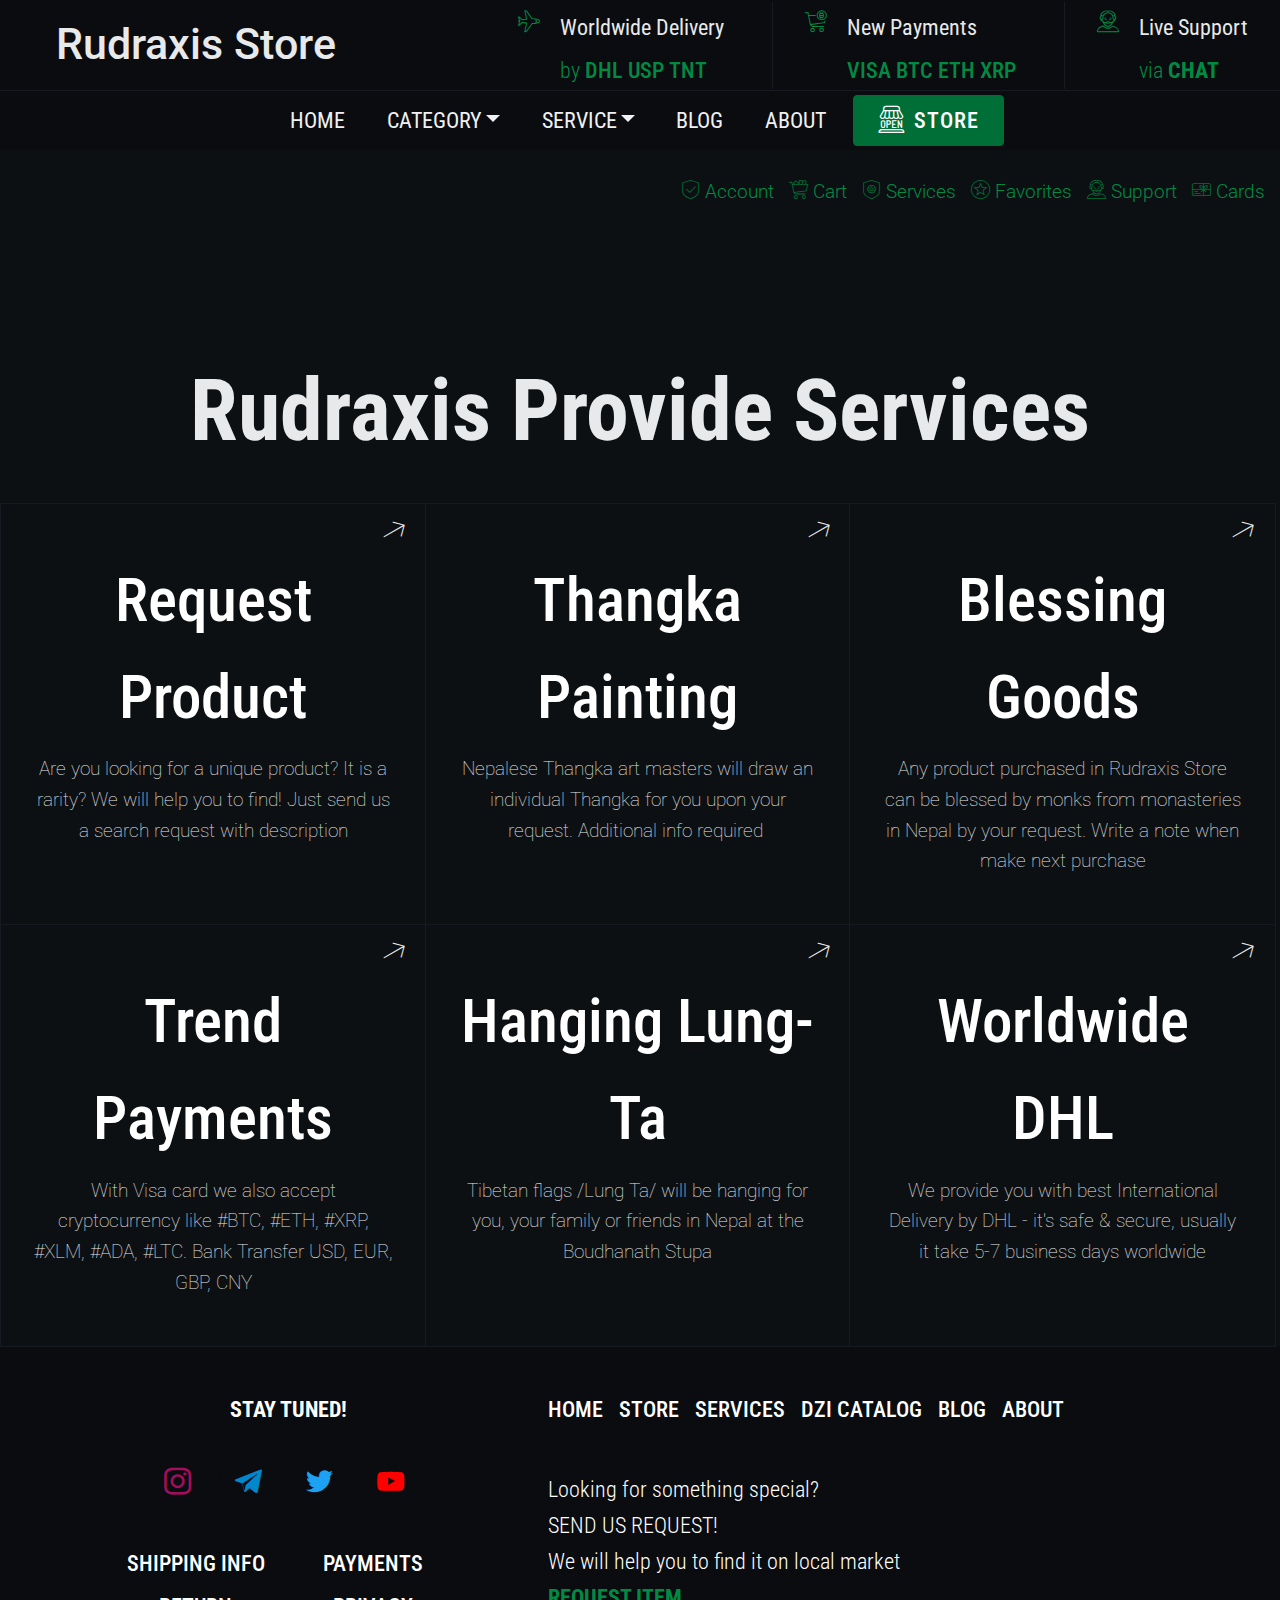
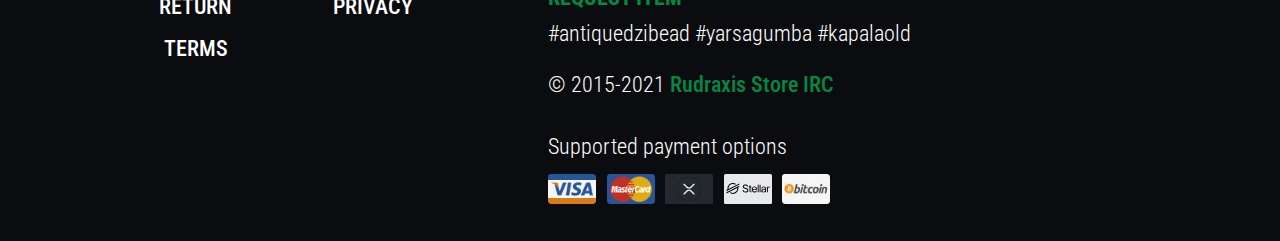
<file: store-rudraxis.html>
<!DOCTYPE html>
<html  >
<head>
  
  <meta charset="UTF-8">
  <meta http-equiv="X-UA-Compatible" content="IE=edge">
  
  <meta name="twitter:card" content="summary_large_image"/>
  <meta name="twitter:image:src" content="assets/images/store-rudraxis-meta.jpeg">
  <meta property="og:image" content="assets/images/store-rudraxis-meta.jpeg">
  <meta name="twitter:title" content="Rudraxis Store - Buy Tibetan and Nepali Goods">
  <meta name="viewport" content="width=device-width, initial-scale=1, minimum-scale=1">
  <link rel="shortcut icon" href="assets/images/rudraxis-black-128x128.png" type="image/x-icon">
  <meta name="description" content="Rudraxis Store - TIBETAN & NEPALI GOODs. Find a rare handmade goods made by small business family factories in Tibet & Nepal.">
  
  
  <title>Rudraxis Store - Buy Tibetan and Nepali Goods</title>
  <link rel="stylesheet" href="assets/icon54/style.css">
  <link rel="stylesheet" href="assets/icon54-v4/style.css">
  <link rel="stylesheet" href="assets/tether/tether.min.css">
  <link rel="stylesheet" href="assets/bootstrap/css/bootstrap.min.css">
  <link rel="stylesheet" href="assets/bootstrap/css/bootstrap-grid.min.css">
  <link rel="stylesheet" href="assets/bootstrap/css/bootstrap-reboot.min.css">
  <link rel="stylesheet" href="assets/dropdown/css/style.css">
  <link rel="stylesheet" href="assets/socicon/css/styles.css">
  <link rel="preload" href="https://fonts.googleapis.com/css?family=Roboto+Condensed:300,300i,400,400i,700,700i&display=swap" as="style" onload="this.onload=null;this.rel='stylesheet'">
  <noscript><link rel="stylesheet" href="https://fonts.googleapis.com/css?family=Roboto+Condensed:300,300i,400,400i,700,700i&display=swap"></noscript>
  <link rel="preload" href="https://fonts.googleapis.com/css?family=Roboto:100,100i,300,300i,400,400i,500,500i,700,700i,900,900i&display=swap" as="style" onload="this.onload=null;this.rel='stylesheet'">
  <noscript><link rel="stylesheet" href="https://fonts.googleapis.com/css?family=Roboto:100,100i,300,300i,400,400i,500,500i,700,700i,900,900i&display=swap"></noscript>
  <link rel="preload" as="style" href="assets/mobirise/css/mbr-additional.css"><link rel="stylesheet" href="assets/mobirise/css/mbr-additional.css" type="text/css">
  
  
  
  

</head>
<body>
  <script>
window.replainSettings = { id: 'ee4cefe7-a6d6-4432-af48-958a0a297d6a' };
(function(u){var s=document.createElement('script');s.type='text/javascript';s.async=true;s.src=u;
var x=document.getElementsByTagName('script')[0];x.parentNode.insertBefore(s,x);
})('https://widget.replain.cc/dist/client.js');
</script>
  <section class="menu cid-sHuDSR1rH0" once="menu" id="main_menu_nav">

    

    <nav class="navbar navbar-dropdown align-items-center navbar-fixed-top navbar-toggleable-sm">
        <div class="menu-content-top">
            <div class="menu-logo">
                <div class="navbar-brand">
                    
                    <span class="navbar-caption-wrap"><a href="https://rudraxis.com/store-rudraxis.html" class="brand-link mbr-black text-danger text-primary display-5">
                            Rudraxis Store</a></span>
                </div>
            </div>
            <div class="menu-content-right">
                <div class="info-widget">
                    <span class="widget-icon mbr-iconfont icon54-v1-plane-2" style="color: rgb(0, 139, 69); fill: rgb(0, 139, 69); font-size: 22px;"></span>
                    <div class="widget-content display-4">
                        <p class="widget-title mbr-fonts-style display-4"><span style="font-weight: normal;">Worldwide Delivery</span></p>
                        <p class="widget-text mbr-fonts-style display-4">by <a href="/shipping-rudraxis.html" class="text-primary">DHL</a> <a href="/shipping-rudraxis.html" class="text-primary">USP</a>&nbsp;<a href="/shipping-rudraxis.html" class="text-primary">TNT</a></p>
                    </div>
                </div>
                <div class="info-widget">
                    <span class="widget-icon mbr-iconfont icon54-v1-bitcoin-cart" style="color: rgb(0, 139, 69); fill: rgb(0, 139, 69); font-size: 22px;"></span>
                    <div class="widget-content display-4">
                        <p class="widget-title mbr-fonts-style display-4"><span style="font-weight: normal;">New Payments</span>&nbsp;</p>
                        <p class="widget-text mbr-fonts-style display-4"><a href="/payments-rudraxis.html" class="text-primary">VISA&nbsp;</a><a href="/payments-rudraxis.html" class="text-primary">BTC</a>&nbsp;<a href="/payments-rudraxis.html" class="text-primary">ETH&nbsp;</a><a href="/payments-rudraxis.html" class="text-primary">XRP</a></p>
                    </div>
                </div>
                <div class="info-widget">
                    <span class="widget-icon mbr-iconfont icon54-v1-old-man" style="color: rgb(0, 139, 69); fill: rgb(0, 139, 69); font-size: 22px;"></span>
                    <div class="widget-content mbr-fonts-style">
                        <p class="widget-title display-4"><span style="font-weight: normal;">Live Support</span></p>
                        <p class="widget-text mbr-fonts-style display-4">via&nbsp;<strong>CHAT</strong></p>
                    </div>
                </div>
            </div>
        </div>
        <div class="menu-bottom">
            <div class="collapse navbar-collapse" id="navbarSupportedContent">
                <ul class="navbar-nav nav-dropdown js-float-line" data-app-modern-menu="true"><li class="nav-item">
                        <a class="nav-link link mbr-black text-warning text-primary display-4" href="/index.html">HOME</a>
                    </li>
                    <li class="nav-item dropdown">
                        <a class="nav-link link mbr-black dropdown-toggle text-warning display-4" href="#" data-toggle="dropdown-submenu" aria-expanded="false">CATEGORY</a>
                        <div class="dropdown-menu">
                            
                            
                            
                            <a class="mbr-black text-warning dropdown-item text-primary display-4" href="https://rudraxis.com/store-rudraxis.html#!/DZi-BEADS/c/73690015" aria-expanded="false">Dzi Beads</a><a class="mbr-black dropdown-item text-warning text-primary display-4" href="https://rudraxis.com/store-rudraxis.html#!/ALTAR-ITEMS/c/73688013">Altar Items</a>
                            <a class="mbr-black dropdown-item text-warning text-primary display-4" href="https://rudraxis.com/store-rudraxis.html#!/BUDDHIST-STATUES/c/82864301">Buddhist Statues</a><a class="mbr-black dropdown-item text-warning text-primary display-4" href="https://rudraxis.com/store-rudraxis.html#!/JEWERLY/c/118577131">Jewelry&nbsp;</a>
                            <a class="mbr-black dropdown-item text-warning text-primary display-4" href="https://rudraxis.com/store-rudraxis.html#!/HERBS-INCENSE/c/81168175">Herb Incense</a>
                            <a class="mbr-black dropdown-item text-warning text-primary display-4" href="https://rudraxis.com/store-rudraxis.html#!/BUDDHIST-MALA/c/82861204">Buddhist Mala</a>
                            <a class="mbr-black dropdown-item text-warning text-primary display-4" href="https://rudraxis.com/store-rudraxis.html#!/THANKA-ART/c/73689012">Thanka Art</a>
                        </div>
                    </li>
          
                    
                    <li class="nav-item dropdown"><a class="nav-link link mbr-black text-warning dropdown-toggle display-4" href="#" aria-expanded="false" data-toggle="dropdown-submenu">SERVICE</a><div class="dropdown-menu"><a class="mbr-black text-warning dropdown-item text-primary display-4" href="services-rudraxis.html#request_item" aria-expanded="false">Request Product</a><a class="mbr-black text-warning dropdown-item text-primary display-4" href="services-rudraxis.html#blessing" aria-expanded="false">Blessing Items</a><a class="mbr-black text-warning dropdown-item text-primary display-4" href="services-rudraxis.html#lung-ta" aria-expanded="false">Hanging Lung-Ta</a><a class="mbr-black text-warning dropdown-item text-primary display-4" href="services-rudraxis.html#thanka_paint" aria-expanded="false">Thanka Paiting</a><a class="mbr-black text-warning dropdown-item text-primary display-4" href="payments-rudraxis.html" aria-expanded="false">Trend Payments</a></div></li>
                    <li class="nav-item">
                        <a class="nav-link link mbr-black text-warning text-primary display-4" href="https://blog.rudraxis.com">BLOG</a>
                    </li><li class="nav-item"><a class="nav-link link mbr-black text-warning text-primary display-4" href="/about.html">ABOUT</a></li>
                    
                     <!-- Ecwid Codestart -->
                    <li><div class="ec-cart-widget"></div></li>
                <!-- Ecwid Code end --></ul>
                <div class="navbar-buttons mbr-section-btn"><a class="btn btn-sm btn-info display-4" href="/store-rudraxis.html"><span class="icon54-v1-open-1 mbr-iconfont mbr-iconfont-btn"></span>
                        STORE</a></div>
            </div>
            <button class="navbar-toggler " type="button" data-toggle="collapse" data-target="#navbarSupportedContent" aria-controls="navbarSupportedContent" aria-expanded="false" aria-label="Toggle navigation">
                <div class="hamburger">
                    <span></span>
                    <span></span>
                    <span></span>
                    <span></span>
                </div>
            </button>
        </div>
    </nav>
</section>

<section class="extFooter cid-sIUD59cgbJ" id="extFooter3-74">

    

    

    <div class="container-fluid">
        <div class="row justify-content-center mbr-white">
            
            <div class="col-lg-4 col-md-4 col-sm-12 first-column">
                <div class="media-wrap">
                   <div id="my-search-21305103"></div>
                </div>
            </div>
            
            
            <div class="second-column col-lg-8 col-md-8 col-sm-12 col-lg-4 order-2 align-right">
                <ul class="mbr-list list-inline align-right">
                   
                 
                    
                     
              
                    
                    
                  
                    
                    
                    
                    
                    
                
                <li class="list-inline-item mbr-fonts-style display-7"><span class="widget-icon icon54-v1-firewall-on" style="color: rgb(0, 111, 55); fill: rgb(0, 111, 55);"></span>&nbsp;<a href="https://rudraxis.com/store-rudraxis.html#!/~/account" class="text-primary">Account</a></li><li class="list-inline-item mbr-fonts-style display-7"><span class="widget-icon icon54-v1-full-cart2" style="color: rgb(0, 111, 55); fill: rgb(0, 111, 55);"></span>&nbsp;<a href="https://rudraxis.com/store-rudraxis.html#!/~/cart" class="text-primary">Cart</a></li><li class="list-inline-item mbr-fonts-style display-7"><span class="widget-icon icon54-v1-firewall-settings" style="color: rgb(0, 111, 55); fill: rgb(0, 111, 55);"></span>&nbsp;<a href="https://rudraxis.com/services-rudraxis.html" class="text-primary">Services</a></li><li class="list-inline-item mbr-fonts-style display-7"><span class="widget-icon icon54-v1-favorite" style="color: rgb(0, 111, 55); fill: rgb(0, 111, 55);"></span>&nbsp;<a href="https://rudraxis.com/store-rudraxis.html#!/~/favorites" class="text-primary">Favorites</a></li><li class="list-inline-item mbr-fonts-style display-7"><span class="widget-icon icon54-v1-old-man" style="color: rgb(0, 111, 55); fill: rgb(0, 111, 55);"></span>&nbsp;<a href="https://rudraxis.com/store-rudraxis.html#!/Gift-Card/p/286590935/category=0" class="text-primary">Support</a></li><li class="list-inline-item mbr-fonts-style display-7"><span class="widget-icon icon54-v1-gift-card" style="color: rgb(0, 111, 55); fill: rgb(0, 111, 55);"></span>&nbsp;<a href="https://rudraxis.com/store-rudraxis.html#!/Gift-Card/p/286590935/category=0" class="text-primary">Cards</a></li></ul>
                
            </div>

        </div>
    </div>
</section>

<section class="header4 cid-sIll8DxS4f" id="EcwidStore">
    

    
    
    
    
    
    

    <div class="align-center container-fluid">
        <div class="row justify-content-center">
            <div class="col-12 col-lg-12">

<div id="my-categories-21305103"></div><br>
<div id="my-store-21305103"></div>
      
               
            </div>
        </div>
    </div>
</section>

<section class="features12 cid-sIaHecQGeu" id="service_block">
    
    
    <div class="container-fluid">
        <div class="row">

            <div class="col-lg-12 col-md-12">
                <div class="align-wrapper align-left">
                    
                </div>
                <h3 class="main-title align-left mbr-fonts-style pb-3 display-1"><strong>Rudraxis Provide Services</strong></h3>
                
            </div>
        </div>
        <div class="row">
            <div class="card col-12 col-md-6 col-lg-4 md-pb">
                <span class="arrow icon54-v4-right-arrow-2"></span>
                <div class="card-wrapper align-center">
   
                    <div class="card-box">
                        <h4 class="card-title mbr-fonts-style mb-2 display-2"><strong><a href="services-rudraxis.html#blessing" class="text-white">Request Product</a></strong></h4>
                        <h5 class="card-text mbr-fonts-style display-7">Are you looking for a unique product? It is a rarity? We will help you to find! Just send us a search request with description</h5>
                    </div>
                </div>
            </div>
            <div class="card col-12 col-md-6 col-lg-4 md-pb">
                <span class="arrow icon54-v4-right-arrow-2"></span>
                <div class="card-wrapper align-center">

                    <div class="card-box">
                        <h4 class="card-title mbr-fonts-style mb-2 display-2"><strong><a href="services-rudraxis.html#thanka_paint" class="text-white">Thangka Painting</a></strong></h4>
                        <h5 class="card-text mbr-fonts-style display-7">Nepalese Thangka art masters will draw an individual Thangka for you upon your request. Additional info required&nbsp;</h5>
                    </div>
                </div>
            </div>
            <div class="card col-12 col-md-6 col-lg-4 md-pb">
                <span class="arrow icon54-v4-right-arrow-2"></span>
                <div class="card-wrapper align-center">
  
                    <div class="card-box">
                        <h4 class="card-title mbr-fonts-style mb-2 display-2"><strong><a href="services-rudraxis.html#blessing" class="text-white">Blessing Goods</a></strong></h4>
                        <h5 class="card-text mbr-fonts-style display-7">Any product purchased in Rudraxis Store can be blessed by monks from monasteries in Nepal by your request. Write a note when make next purchase</h5>
                    </div>
                </div>
            </div>
            <div class="card col-12 col-md-6 col-lg-4 md-pb">
                <span class="arrow icon54-v4-right-arrow-2"></span>
                <div class="card-wrapper align-center">
 
                    <div class="card-box">
                        <h4 class="card-title mbr-fonts-style mb-2 display-2"><strong><a href="services-rudraxis.html#payments_crypto" class="text-white">Trend Payments</a></strong></h4>
                        <h5 class="card-text mbr-fonts-style display-7">With Visa card we also accept cryptocurrency like #BTC, #ETH, #XRP, #XLM, #ADA, #LTC. Bank Transfer USD, EUR, GBP, CNY</h5>
                    </div>
                </div>
            </div>
            <div class="card col-12 col-md-6 col-lg-4 md-pb">
                <span class="arrow icon54-v4-right-arrow-2"></span>
                <div class="card-wrapper align-center">

                    <div class="card-box">
                        <h4 class="card-title mbr-fonts-style mb-2 display-2"><strong><a href="services-rudraxis.html#lung-ta" class="text-white">Hanging Lung-Ta</a></strong></h4>
                        <h5 class="card-text mbr-fonts-style display-7">Tibetan flags /Lung Ta/ will be hanging for you, your family or friends in Nepal at the Boudhanath Stupa</h5>
                    </div>
                </div>
            </div>
            <div class="card col-12 col-md-6 col-lg-4 md-pb">
                <span class="arrow icon54-v4-right-arrow-2"></span>
                <div class="card-wrapper align-center">

                    <div class="card-box">
                        <h4 class="card-title mbr-fonts-style mb-2 display-2"><strong><a href="services-rudraxis.html#shipping" class="text-white">Worldwide DHL</a></strong></h4>
                        <h5 class="card-text mbr-fonts-style display-7">We provide you with best International Delivery by DHL - it's safe &amp; secure, usually it take 5-7 business days worldwide</h5>
                    </div>
                </div>
            </div>
        </div>
    </div>
</section>

<section class="extFooter cid-sIrBOVqMJX" id="extFooter12-5r">
    

    

    <div class="container-fluid">
        <div class="row align-center justify-content-center">
            <div class="col-lg-6 col-xl-4">
                <div class="follow-section">
                    <div class="follow-heading mbr-fonts-style align-left display-4"><strong>
                        STAY TUNED!</strong></div>
                    <div class="social-media pb-3 align-left">
                        <ul>
                            <li>
                                <a class="icon-transition" href="https://instagram.com/rudraxis" target="_blank">
                                    <span class="mbr-iconfont socicon-instagram socicon" style="font-size: 27px; color: rgb(167, 13, 95); fill: rgb(167, 13, 95);"></span>
                                </a>
                            </li>
                            <li>
                                <a class="icon-transition" href="https://www.t.me/rudraxisblog" target="_blank">
                                    <span class="mbr-iconfont socicon-telegram socicon" style="font-size: 27px; color: rgb(0, 136, 204); fill: rgb(0, 136, 204);"></span>
                                </a>
                            </li>
                            <li>
                                <a class="icon-transition" href="https://twitter.com/rudraxis_" target="_blank">
                                    <span class="mbr-iconfont socicon-twitter socicon" style="font-size: 27px; color: rgb(29, 161, 242); fill: rgb(29, 161, 242);"></span>
                                </a>
                            </li>
                            <li>
                                <a class="icon-transition" href="https://www.youtube.com/channel/UCBKVFbz6a4jGK2XkX-0YFOg" target="_blank">
                                    <span class="mbr-iconfont socicon-youtube socicon" style="font-size: 27px; color: rgb(255, 0, 0); fill: rgb(255, 0, 0);"></span>
                                </a>
                            </li>
                            
                            
                        </ul>
                    </div>
                </div>
                <div class="row column-menu">
                    <div class="col-xl-5 col-md-6">
                        <ul class="firstColumn align-left mbr-white mbr-fonts-style display-4">
                            
                                
                            <li><a href="shipping-rudraxis.html" class="text-white">SHIPPING INFO</a></li><a href="shipping-rudraxis.html" class="text-primary">
                            </a><li><a href="refund-rudraxis.html" class="text-white">RETURN</a></li>
                            <li><a href="/terms-rudraxis.html" class="text-white text-primary">TERMS</a></li>
                        </ul>
                    </div>
                    <div class="col-xl-5 col-md-6">
                        <ul class="secondColumn align-left mbr-white mbr-fonts-style display-4">
                            <li><a href="payments-rudraxis.html" class="text-white">PAYMENTS</a></li>
                            <li><a href="/privacy-rudraxis.html" class="text-white text-primary">PRIVACY</a></li>
                        </ul>
                    </div>
                </div>
            </div>
            <div class="col-lg-6 col-xl-6 form-section">
                <ul class="mbr-list list-inline align-left">
                    
                    
                    
                    
                    
                    
                    
                    
                    
                    
                
                    
                
                <li class="list-inline-item mbr-fonts-style display-4">
                        <a href="index.html" class="text-white">HOME</a>
                    </li><li class="list-inline-item mbr-fonts-style display-4">
                        <a href="store-rudraxis.html" class="text-white">STORE</a>
                    </li><li class="list-inline-item mbr-fonts-style display-4">
                        <a href="services-rudraxis.html" class="text-white">SERVICES</a>
                    </li><li class="list-inline-item mbr-fonts-style display-4">
                        <a href="https://dzibead.rudraxis.com" class="text-white text-primary" target="_blank">DZI CATALOG</a></li><li class="list-inline-item mbr-fonts-style display-4">
                        <a href="https://blog.rudraxis.com/" class="text-white text-primary">BLOG</a>
                    </li><li class="list-inline-item mbr-fonts-style display-4">
                        <a href="about.html" class="text-white">ABOUT</a>
                    </li></ul>
                <div class="input-form">
                    <span class="mbr-fonts-style mbr-light form-text display-4">Looking for something special?
<br>SEND US REQUEST!
<br>We will help you to find it on local market<br><a href="services-rudraxis.html#request_item" class="text-primary"><strong>REQUEST ITEM</strong></a><br>#antiquedzibead #yarsagumba #kapalaold<br>
                       </span>
                    </div>
                
                <h3 class="subtext-1 mbr-fonts-style pb-3 display-4">© 2015-2021 <a href="index.html" class="text-primary">Rudraxis Store IRC</a></h3>
                <h3 class="subtext-2 mbr-light mbr-fonts-style display-4">Supported payment options<br></h3>
                <ul class="card-support align-left">
                    <li>
                        <a href="https://visa.com" target="_blank"><img src="[data-uri]" height="30" alt="Visa" loading="lazy" class="lazyload" data-src="assets/images/visa.png"></a>
                    </li>
                    <li>
                        <a href="https://www.mastercard.us/en-us.html" target="_blank"><img src="[data-uri]" height="30" alt="Master Card" loading="lazy" class="lazyload" data-src="assets/images/master-card.png"></a>
                    </li>
                    <li>
                        <a href="https://www.ripple.com" target="_blank"><img src="[data-uri]" height="30" alt="Ripple XRP" loading="lazy" class="lazyload" data-src="assets/images/xrp-icon-payment.svg"></a>
                    </li>
                    <li>
                        <a href="https://www.stellar.org" target="_blank"><img src="[data-uri]" height="30" alt="Stellar XLM" loading="lazy" class="lazyload" data-src="assets/images/stellar-icon-payment.svg"></a>
                    </li>
                    
                    
                    <li>
                        <a href="https://www.bitcoin.org" target="_blank"><img src="[data-uri]" height="30" alt="Bitcoin BTC" loading="lazy" class="lazyload" data-src="assets/images/bitcoin.png"></a>
                    </li>
                    
                    
                    
                    
                    
                    
                </ul>
                </div>
            </div>
        </div>
    
</section>


<script src="assets/web/assets/jquery/jquery.min.js"></script>
  <script src="assets/popper/popper.min.js"></script>
  <script src="assets/tether/tether.min.js"></script>
  <script src="assets/bootstrap/js/bootstrap.min.js"></script>
  <script src="assets/smoothscroll/smooth-scroll.js"></script>
  <script src="assets/dropdown/js/nav-dropdown.js"></script>
  <script src="assets/dropdown/js/navbar-dropdown.js"></script>
  <script src="assets/touchswipe/jquery.touch-swipe.min.js"></script>
  <script src="assets/theme/js/script.js"></script>
  
  
<script data-cfasync="false" type="text/javascript" src="https://app.ecwid.com/script.js?21305103&amp;data_platform=code&amp;data_date=2021-08-29" charset="utf-8"></script>
<script type="text/javascript">Ecwid.init();</script>

<script type="text/javascript" src="https://cdn.ywxi.net/js/1.js" async=""></script>


  <div id="my-search-21305103"></div>
<div>
<script data-cfasync="false" type="text/javascript" src="https://app.ecwid.com/script.js?21305103&amp;data_platform=code&amp;data_date=2021-09-13" charset="utf-8"></script>
<script type="text/javascript"> xSearch("id=my-search-21305103"); </script>
</div>
<script data-cfasync="false" type="text/javascript" src="https://app.ecwid.com/script.js?21305103&amp;data_platform=code&amp;data_date=2021-08-29" charset="utf-8"></script>
<script type="text/javascript"> xCategoriesV2("id=my-categories-21305103"); </script>

<script data-cfasync="false" type="text/javascript" src="https://app.ecwid.com/script.js?21305103&amp;data_platform=code&amp;data_date=2021-08-29" charset="utf-8"></script>
<script type="text/javascript"> xProductBrowser("categoriesPerRow=3","views=grid(20,3) list(60) table(60)","categoryView=grid","searchView=list","id=my-store-21305103");</script>
<script>"use strict";if("loading"in HTMLImageElement.prototype){document.querySelectorAll('img[loading="lazy"],iframe[loading="lazy"]').forEach(e=>{e.src=e.dataset.src,e.style.paddingTop=100*e.getAttribute("data-aspectratio")+"%",e.style.height=0,e.onload=function(){e.removeAttribute("style")}})}else{const e=document.createElement("script");e.src="https://cdnjs.cloudflare.com/ajax/libs/lazysizes/5.1.2/lazysizes.min.js",document.body.appendChild(e)}</script>

</body>
</html>
</file>
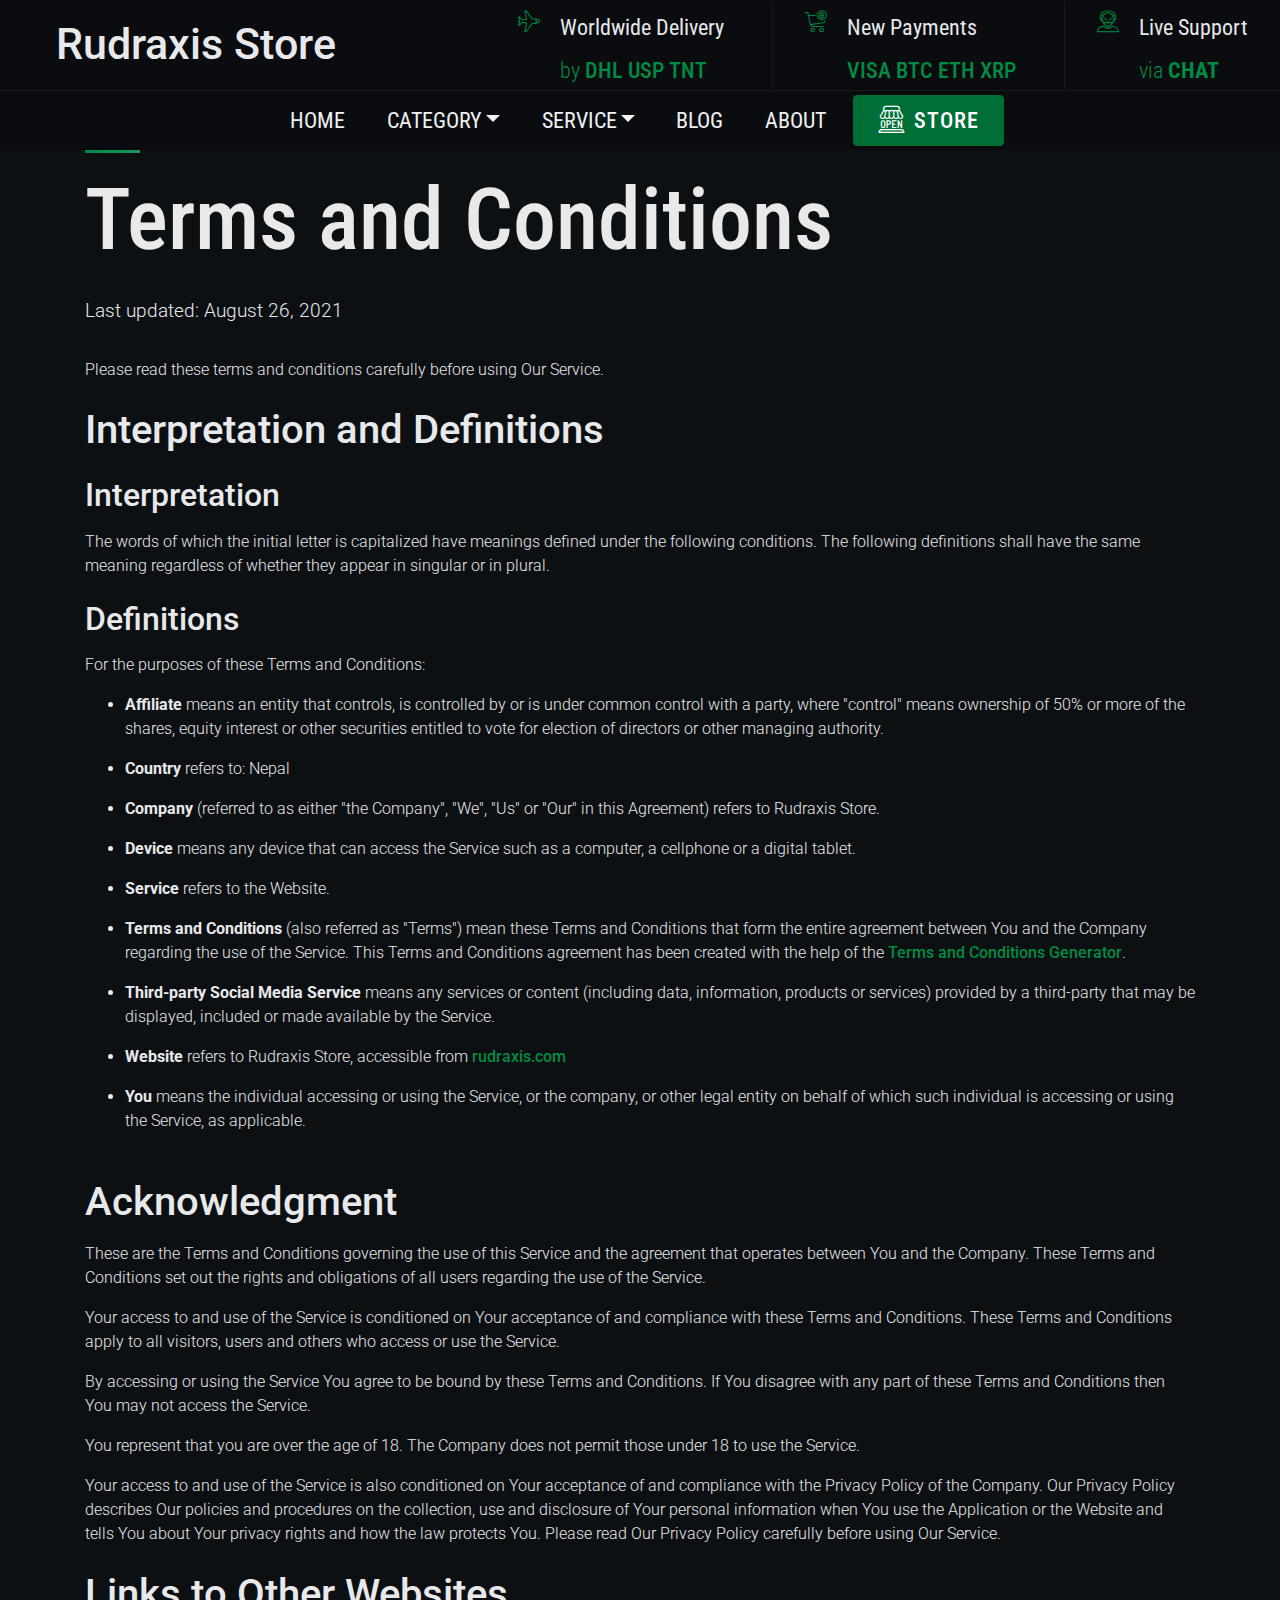
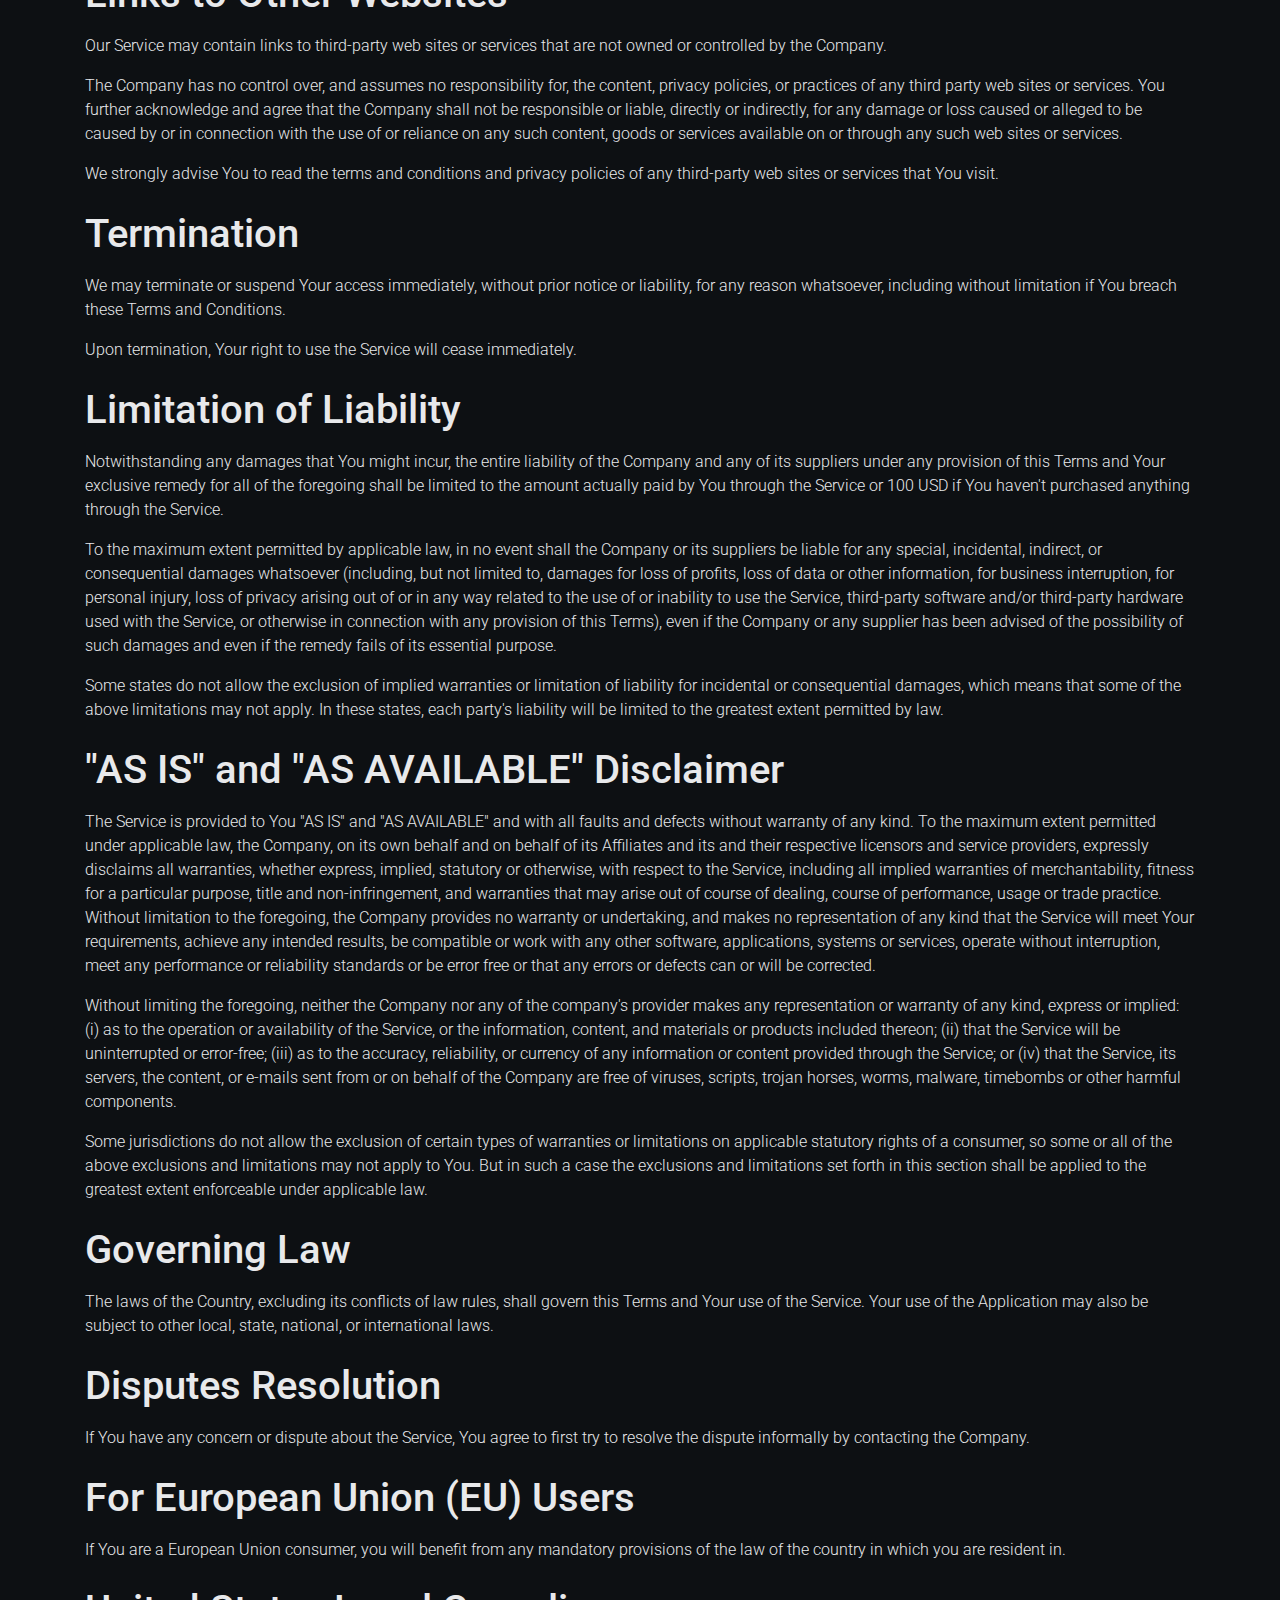
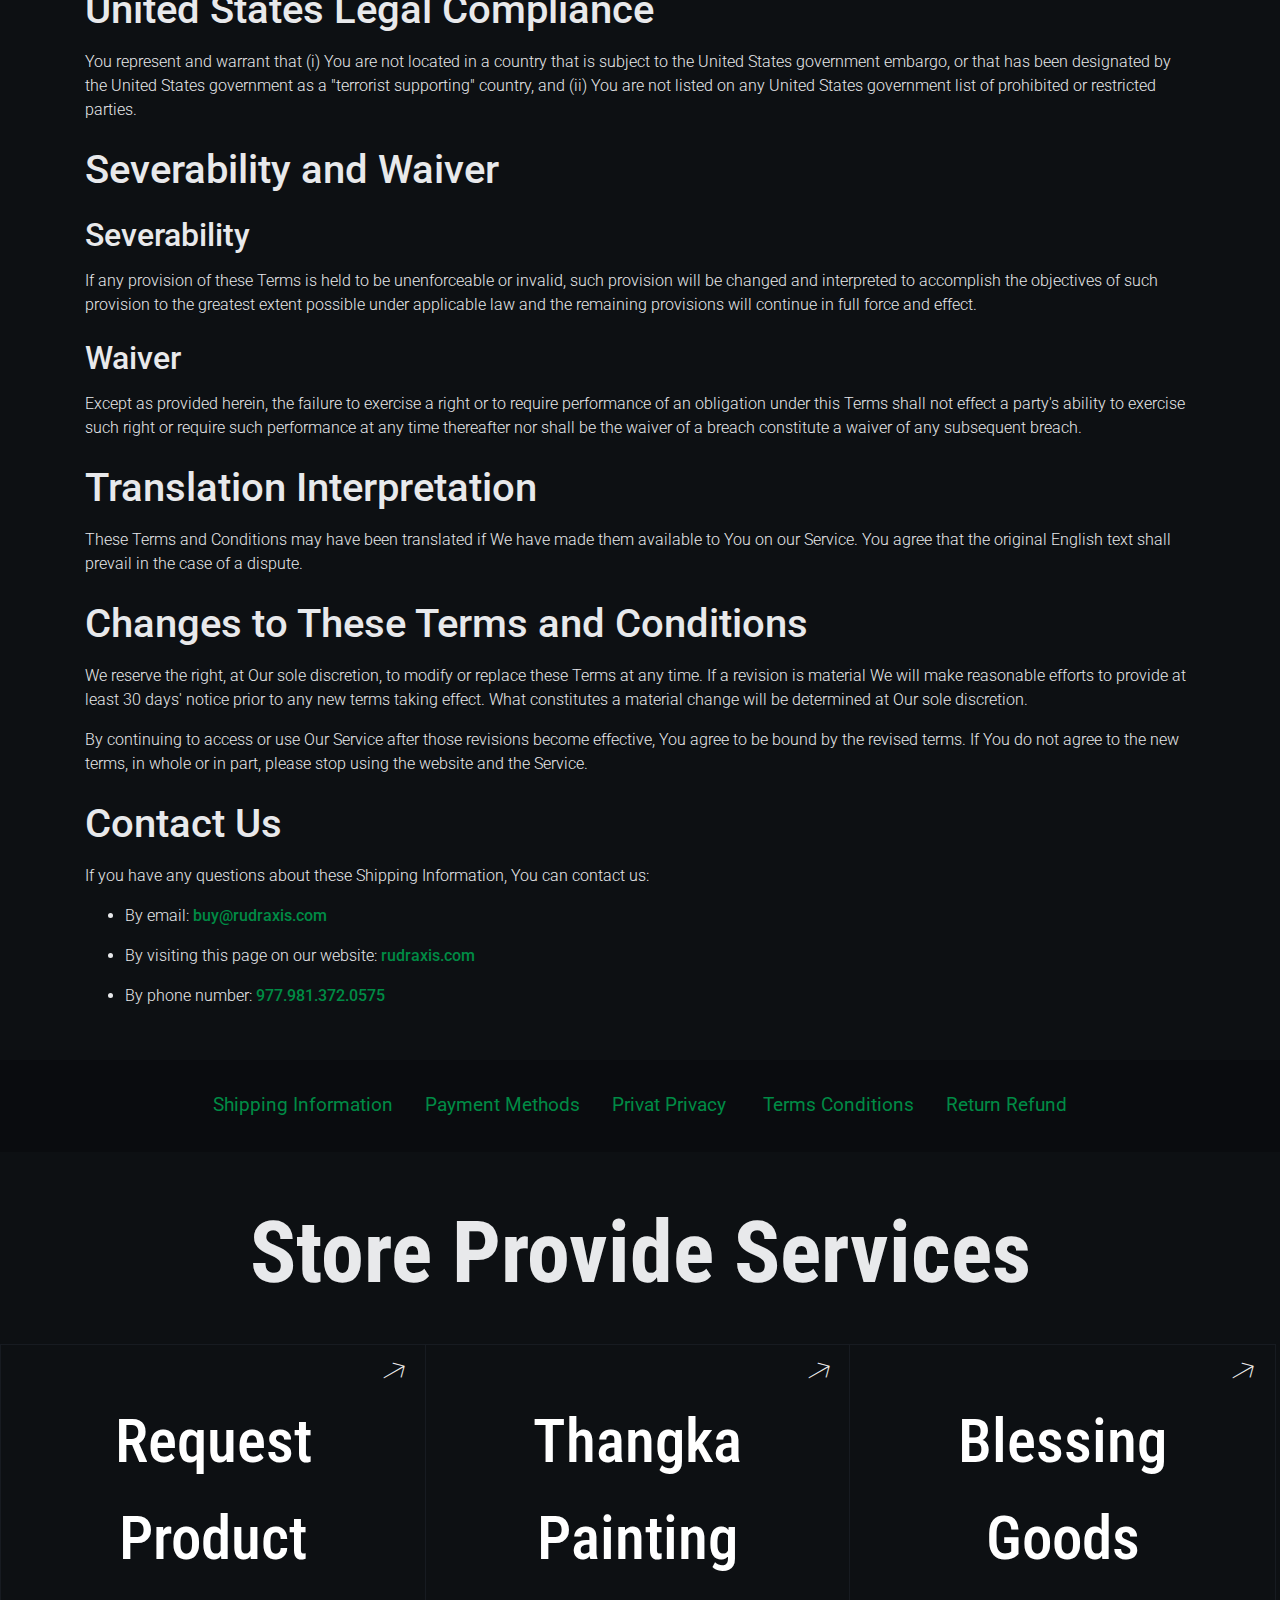
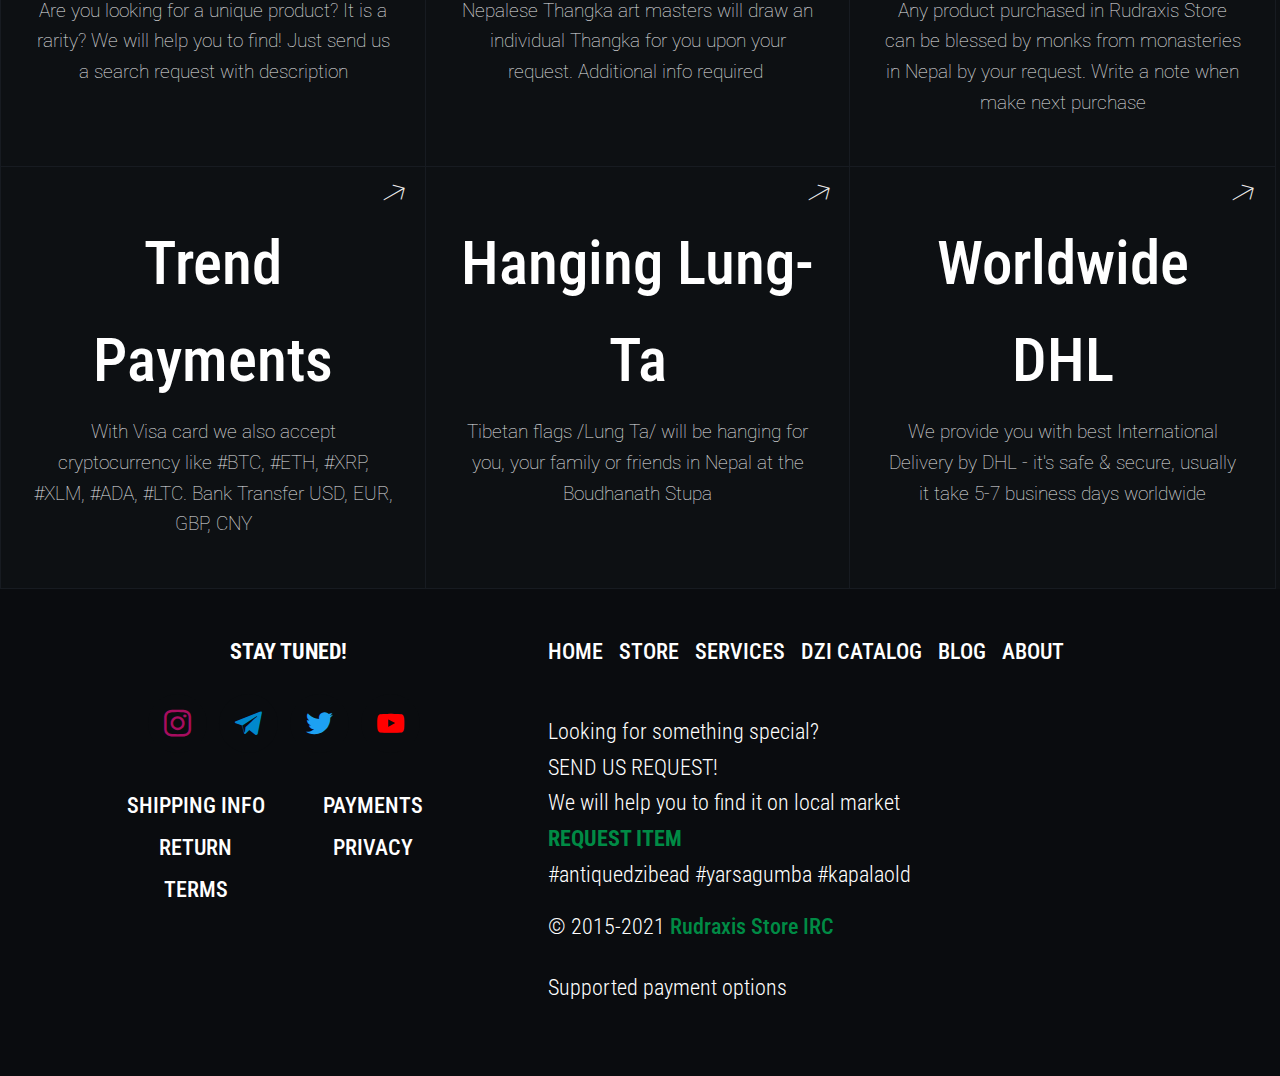
<file: terms-rudraxis.html>
<!DOCTYPE html>
<html  >
<head>
  
  <meta charset="UTF-8">
  <meta http-equiv="X-UA-Compatible" content="IE=edge">
  
  <meta name="twitter:card" content="summary_large_image"/>
  <meta name="twitter:image:src" content="assets/images/terms-rudraxis-meta.jpeg">
  <meta property="og:image" content="assets/images/terms-rudraxis-meta.jpeg">
  <meta name="twitter:title" content="Rudraxis Store Terms and Shipping Information">
  <meta name="viewport" content="width=device-width, initial-scale=1, minimum-scale=1">
  <link rel="shortcut icon" href="assets/images/rudraxis-black-128x128.png" type="image/x-icon">
  <meta name="description" content="Terms and Conditions of Rudraxis Store Tibetan & Nepali Goods">
  
  
  <title>Rudraxis Store Terms and Shipping Information</title>
  <link rel="stylesheet" href="assets/icon54/style.css">
  <link rel="stylesheet" href="assets/icon54-v4/style.css">
  <link rel="stylesheet" href="assets/tether/tether.min.css">
  <link rel="stylesheet" href="assets/bootstrap/css/bootstrap.min.css">
  <link rel="stylesheet" href="assets/bootstrap/css/bootstrap-grid.min.css">
  <link rel="stylesheet" href="assets/bootstrap/css/bootstrap-reboot.min.css">
  <link rel="stylesheet" href="assets/dropdown/css/style.css">
  <link rel="stylesheet" href="assets/socicon/css/styles.css">
  <link rel="preload" href="https://fonts.googleapis.com/css?family=Roboto+Condensed:300,300i,400,400i,700,700i&display=swap" as="style" onload="this.onload=null;this.rel='stylesheet'">
  <noscript><link rel="stylesheet" href="https://fonts.googleapis.com/css?family=Roboto+Condensed:300,300i,400,400i,700,700i&display=swap"></noscript>
  <link rel="preload" href="https://fonts.googleapis.com/css?family=Roboto:100,100i,300,300i,400,400i,500,500i,700,700i,900,900i&display=swap" as="style" onload="this.onload=null;this.rel='stylesheet'">
  <noscript><link rel="stylesheet" href="https://fonts.googleapis.com/css?family=Roboto:100,100i,300,300i,400,400i,500,500i,700,700i,900,900i&display=swap"></noscript>
  <link rel="preload" as="style" href="assets/mobirise/css/mbr-additional.css"><link rel="stylesheet" href="assets/mobirise/css/mbr-additional.css" type="text/css">
  
  
  
  

</head>
<body>
  <script>
window.replainSettings = { id: 'ee4cefe7-a6d6-4432-af48-958a0a297d6a' };
(function(u){var s=document.createElement('script');s.type='text/javascript';s.async=true;s.src=u;
var x=document.getElementsByTagName('script')[0];x.parentNode.insertBefore(s,x);
})('https://widget.replain.cc/dist/client.js');
</script>
  <section class="menu cid-sHGhXkVqVY" once="menu" id="menu06-2h">

    

    <nav class="navbar navbar-dropdown align-items-center navbar-fixed-top navbar-toggleable-sm">
        <div class="menu-content-top">
            <div class="menu-logo">
                <div class="navbar-brand">
                    
                    <span class="navbar-caption-wrap"><a href="https://rudraxis.com/store-rudraxis.html" class="brand-link mbr-black text-danger text-primary display-5">
                            Rudraxis Store</a></span>
                </div>
            </div>
            <div class="menu-content-right">
                <div class="info-widget">
                    <span class="widget-icon mbr-iconfont icon54-v1-plane-2" style="color: rgb(0, 139, 69); fill: rgb(0, 139, 69); font-size: 22px;"></span>
                    <div class="widget-content display-4">
                        <p class="widget-title mbr-fonts-style display-4"><span style="font-weight: normal;">Worldwide Delivery</span></p>
                        <p class="widget-text mbr-fonts-style display-4">by <a href="/shipping-rudraxis.html" class="text-primary">DHL</a> <a href="/shipping-rudraxis.html" class="text-primary">USP</a>&nbsp;<a href="/shipping-rudraxis.html" class="text-primary">TNT</a></p>
                    </div>
                </div>
                <div class="info-widget">
                    <span class="widget-icon mbr-iconfont icon54-v1-bitcoin-cart" style="color: rgb(0, 139, 69); fill: rgb(0, 139, 69); font-size: 22px;"></span>
                    <div class="widget-content display-4">
                        <p class="widget-title mbr-fonts-style display-4"><span style="font-weight: normal;">New Payments</span>&nbsp;</p>
                        <p class="widget-text mbr-fonts-style display-4"><a href="/payments-rudraxis.html" class="text-primary">VISA&nbsp;</a><a href="/payments-rudraxis.html" class="text-primary">BTC</a>&nbsp;<a href="/payments-rudraxis.html" class="text-primary">ETH&nbsp;</a><a href="/payments-rudraxis.html" class="text-primary">XRP</a></p>
                    </div>
                </div>
                <div class="info-widget">
                    <span class="widget-icon mbr-iconfont icon54-v1-old-man" style="color: rgb(0, 139, 69); fill: rgb(0, 139, 69); font-size: 22px;"></span>
                    <div class="widget-content mbr-fonts-style">
                        <p class="widget-title display-4"><span style="font-weight: normal;">Live Support</span></p>
                        <p class="widget-text mbr-fonts-style display-4">via&nbsp;<strong>CHAT</strong></p>
                    </div>
                </div>
            </div>
        </div>
        <div class="menu-bottom">
            <div class="collapse navbar-collapse" id="navbarSupportedContent">
                <ul class="navbar-nav nav-dropdown js-float-line" data-app-modern-menu="true"><li class="nav-item">
                        <a class="nav-link link mbr-black text-warning text-primary display-4" href="/index.html">HOME</a>
                    </li>
                    <li class="nav-item dropdown">
                        <a class="nav-link link mbr-black dropdown-toggle text-warning display-4" href="#" data-toggle="dropdown-submenu" aria-expanded="false">CATEGORY</a>
                        <div class="dropdown-menu">
                            
                            
                            
                            <a class="mbr-black text-warning dropdown-item text-primary display-4" href="https://rudraxis.com/store-rudraxis.html#!/DZi-BEADS/c/73690015" aria-expanded="false">Dzi Beads</a><a class="mbr-black dropdown-item text-warning text-primary display-4" href="https://rudraxis.com/store-rudraxis.html#!/ALTAR-ITEMS/c/73688013">Altar Items</a>
                            <a class="mbr-black dropdown-item text-warning text-primary display-4" href="https://rudraxis.com/store-rudraxis.html#!/BUDDHIST-STATUES/c/82864301">Buddhist Statues</a><a class="mbr-black dropdown-item text-warning text-primary display-4" href="https://rudraxis.com/store-rudraxis.html#!/JEWERLY/c/118577131">Jewelry&nbsp;</a>
                            <a class="mbr-black dropdown-item text-warning text-primary display-4" href="https://rudraxis.com/store-rudraxis.html#!/HERBS-INCENSE/c/81168175">Herb Incense</a>
                            <a class="mbr-black dropdown-item text-warning text-primary display-4" href="https://rudraxis.com/store-rudraxis.html#!/BUDDHIST-MALA/c/82861204">Buddhist Mala</a>
                            <a class="mbr-black dropdown-item text-warning text-primary display-4" href="https://rudraxis.com/store-rudraxis.html#!/THANKA-ART/c/73689012">Thanka Art</a>
                        </div>
                    </li>
          
                    
                    <li class="nav-item dropdown"><a class="nav-link link mbr-black text-warning dropdown-toggle display-4" href="#" aria-expanded="false" data-toggle="dropdown-submenu">SERVICE</a><div class="dropdown-menu"><a class="mbr-black text-warning dropdown-item text-primary display-4" href="services-rudraxis.html#request_item" aria-expanded="false">Request Product</a><a class="mbr-black text-warning dropdown-item text-primary display-4" href="services-rudraxis.html#blessing" aria-expanded="false">Blessing Items</a><a class="mbr-black text-warning dropdown-item text-primary display-4" href="services-rudraxis.html#lung-ta" aria-expanded="false">Hanging Lung-Ta</a><a class="mbr-black text-warning dropdown-item text-primary display-4" href="services-rudraxis.html#thanka_paint" aria-expanded="false">Thanka Paiting</a><a class="mbr-black text-warning dropdown-item text-primary display-4" href="payments-rudraxis.html" aria-expanded="false">Trend Payments</a></div></li>
                    <li class="nav-item">
                        <a class="nav-link link mbr-black text-warning text-primary display-4" href="https://blog.rudraxis.com">BLOG</a>
                    </li><li class="nav-item"><a class="nav-link link mbr-black text-warning text-primary display-4" href="/about.html">ABOUT</a></li>
                    
                     <!-- Ecwid Codestart -->
                    <li><div class="ec-cart-widget"></div></li>
                <!-- Ecwid Code end --></ul>
                <div class="navbar-buttons mbr-section-btn"><a class="btn btn-sm btn-info display-4" href="/store-rudraxis.html"><span class="icon54-v1-open-1 mbr-iconfont mbr-iconfont-btn"></span>
                        STORE</a></div>
            </div>
            <button class="navbar-toggler " type="button" data-toggle="collapse" data-target="#navbarSupportedContent" aria-controls="navbarSupportedContent" aria-expanded="false" aria-label="Toggle navigation">
                <div class="hamburger">
                    <span></span>
                    <span></span>
                    <span></span>
                    <span></span>
                </div>
            </button>
        </div>
    </nav>
</section>

<section class="content1 solutionm4_content1 cid-sHGkqiH97v" id="content1-2q">
    
    
    <div class="container">
        <div class="row justify-content-center">
            <div class="col-lg-12 col-md-12 md-pb">
                <div class="title-wrapper align-left">
                    <div class="line"></div>
                     <h3 class="mbr-section-title mbr-white mbr-semibold pb-3 mbr-fonts-style display-1">Terms and Conditions</h3>
                    <p class="mbr-text pb-3 mbr-white mbr-light mbr-fonts-style display-7">Last updated: August 26, 2021
<br>
</p>
<p>Please read these terms and conditions carefully before using Our Service.</p>
<h1>Interpretation and Definitions</h1>
<h2>Interpretation</h2>
<p>The words of which the initial letter is capitalized have meanings defined under the following conditions. The following definitions shall have the same meaning regardless of whether they appear in singular or in plural.</p>
<h2>Definitions</h2>
<p>For the purposes of these Terms and Conditions:</p>
<ul>
<li>
<p><strong>Affiliate</strong> means an entity that controls, is controlled by or is under common control with a party, where "control" means ownership of 50% or more of the shares, equity interest or other securities entitled to vote for election of directors or other managing authority.</p>
</li>
<li>
<p><strong>Country</strong> refers to:  Nepal</p>
</li>
<li>
<p><strong>Company</strong> (referred to as either "the Company", "We", "Us" or "Our" in this Agreement) refers to Rudraxis Store.</p>
</li>
<li>
<p><strong>Device</strong> means any device that can access the Service such as a computer, a cellphone or a digital tablet.</p>
</li>
<li>
<p><strong>Service</strong> refers to the Website.</p>
</li>
<li>
<p><strong>Terms and Conditions</strong> (also referred as "Terms") mean these Terms and Conditions that form the entire agreement between You and the Company regarding the use of the Service. This Terms and Conditions agreement has been created with the help of the <a href="https://www.termsfeed.com/terms-conditions-generator/" target="_blank">Terms and Conditions Generator</a>.</p>
</li>
<li>
<p><strong>Third-party Social Media Service</strong> means any services or content (including data, information, products or services) provided by a third-party that may be displayed, included or made available by the Service.</p>
</li>
<li>
<p><strong>Website</strong> refers to Rudraxis Store, accessible from <a href="https://rudraxis.com" rel="external nofollow noopener" target="_blank">rudraxis.com</a></p>
</li>
<li>
<p><strong>You</strong> means the individual accessing or using the Service, or the company, or other legal entity on behalf of which such individual is accessing or using the Service, as applicable.</p>
</li>
</ul>
<h1>Acknowledgment</h1>
<p>These are the Terms and Conditions governing the use of this Service and the agreement that operates between You and the Company. These Terms and Conditions set out the rights and obligations of all users regarding the use of the Service.</p>
<p>Your access to and use of the Service is conditioned on Your acceptance of and compliance with these Terms and Conditions. These Terms and Conditions apply to all visitors, users and others who access or use the Service.</p>
<p>By accessing or using the Service You agree to be bound by these Terms and Conditions. If You disagree with any part of these Terms and Conditions then You may not access the Service.</p>
<p>You represent that you are over the age of 18. The Company does not permit those under 18 to use the Service.</p>
<p>Your access to and use of the Service is also conditioned on Your acceptance of and compliance with the Privacy Policy of the Company. Our Privacy Policy describes Our policies and procedures on the collection, use and disclosure of Your personal information when You use the Application or the Website and tells You about Your privacy rights and how the law protects You. Please read Our Privacy Policy carefully before using Our Service.</p>
<h1>Links to Other Websites</h1>
<p>Our Service may contain links to third-party web sites or services that are not owned or controlled by the Company.</p>
<p>The Company has no control over, and assumes no responsibility for, the content, privacy policies, or practices of any third party web sites or services. You further acknowledge and agree that the Company shall not be responsible or liable, directly or indirectly, for any damage or loss caused or alleged to be caused by or in connection with the use of or reliance on any such content, goods or services available on or through any such web sites or services.</p>
<p>We strongly advise You to read the terms and conditions and privacy policies of any third-party web sites or services that You visit.</p>
<h1>Termination</h1>
<p>We may terminate or suspend Your access immediately, without prior notice or liability, for any reason whatsoever, including without limitation if You breach these Terms and Conditions.</p>
<p>Upon termination, Your right to use the Service will cease immediately.</p>
<h1>Limitation of Liability</h1>
<p>Notwithstanding any damages that You might incur, the entire liability of the Company and any of its suppliers under any provision of this Terms and Your exclusive remedy for all of the foregoing shall be limited to the amount actually paid by You through the Service or 100 USD if You haven't purchased anything through the Service.</p>
<p>To the maximum extent permitted by applicable law, in no event shall the Company or its suppliers be liable for any special, incidental, indirect, or consequential damages whatsoever (including, but not limited to, damages for loss of profits, loss of data or other information, for business interruption, for personal injury, loss of privacy arising out of or in any way related to the use of or inability to use the Service, third-party software and/or third-party hardware used with the Service, or otherwise in connection with any provision of this Terms), even if the Company or any supplier has been advised of the possibility of such damages and even if the remedy fails of its essential purpose.</p>
<p>Some states do not allow the exclusion of implied warranties or limitation of liability for incidental or consequential damages, which means that some of the above limitations may not apply. In these states, each party's liability will be limited to the greatest extent permitted by law.</p>
<h1>"AS IS" and "AS AVAILABLE" Disclaimer</h1>
<p>The Service is provided to You "AS IS" and "AS AVAILABLE" and with all faults and defects without warranty of any kind. To the maximum extent permitted under applicable law, the Company, on its own behalf and on behalf of its Affiliates and its and their respective licensors and service providers, expressly disclaims all warranties, whether express, implied, statutory or otherwise, with respect to the Service, including all implied warranties of merchantability, fitness for a particular purpose, title and non-infringement, and warranties that may arise out of course of dealing, course of performance, usage or trade practice. Without limitation to the foregoing, the Company provides no warranty or undertaking, and makes no representation of any kind that the Service will meet Your requirements, achieve any intended results, be compatible or work with any other software, applications, systems or services, operate without interruption, meet any performance or reliability standards or be error free or that any errors or defects can or will be corrected.</p>
<p>Without limiting the foregoing, neither the Company nor any of the company's provider makes any representation or warranty of any kind, express or implied: (i) as to the operation or availability of the Service, or the information, content, and materials or products included thereon; (ii) that the Service will be uninterrupted or error-free; (iii) as to the accuracy, reliability, or currency of any information or content provided through the Service; or (iv) that the Service, its servers, the content, or e-mails sent from or on behalf of the Company are free of viruses, scripts, trojan horses, worms, malware, timebombs or other harmful components.</p>
<p>Some jurisdictions do not allow the exclusion of certain types of warranties or limitations on applicable statutory rights of a consumer, so some or all of the above exclusions and limitations may not apply to You. But in such a case the exclusions and limitations set forth in this section shall be applied to the greatest extent enforceable under applicable law.</p>
<h1>Governing Law</h1>
<p>The laws of the Country, excluding its conflicts of law rules, shall govern this Terms and Your use of the Service. Your use of the Application may also be subject to other local, state, national, or international laws.</p>
<h1>Disputes Resolution</h1>
<p>If You have any concern or dispute about the Service, You agree to first try to resolve the dispute informally by contacting the Company.</p>
<h1>For European Union (EU) Users</h1>
<p>If You are a European Union consumer, you will benefit from any mandatory provisions of the law of the country in which you are resident in.</p>
<h1>United States Legal Compliance</h1>
<p>You represent and warrant that (i) You are not located in a country that is subject to the United States government embargo, or that has been designated by the United States government as a "terrorist supporting" country, and (ii) You are not listed on any United States government list of prohibited or restricted parties.</p>
<h1>Severability and Waiver</h1>
<h2>Severability</h2>
<p>If any provision of these Terms is held to be unenforceable or invalid, such provision will be changed and interpreted to accomplish the objectives of such provision to the greatest extent possible under applicable law and the remaining provisions will continue in full force and effect.</p>
<h2>Waiver</h2>
<p>Except as provided herein, the failure to exercise a right or to require performance of an obligation under this Terms shall not effect a party's ability to exercise such right or require such performance at any time thereafter nor shall be the waiver of a breach constitute a waiver of any subsequent breach.</p>
<h1>Translation Interpretation</h1>
<p>These Terms and Conditions may have been translated if We have made them available to You on our Service.
You agree that the original English text shall prevail in the case of a dispute.</p>
<h1>Changes to These Terms and Conditions</h1>
<p>We reserve the right, at Our sole discretion, to modify or replace these Terms at any time. If a revision is material We will make reasonable efforts to provide at least 30 days' notice prior to any new terms taking effect. What constitutes a material change will be determined at Our sole discretion.</p>
<p>By continuing to access or use Our Service after those revisions become effective, You agree to be bound by the revised terms. If You do not agree to the new terms, in whole or in part, please stop using the website and the Service.</p>
<h1>Contact Us</h1>
<p>If you have any questions about these Shipping Information, You can contact us:</p>
<ul>
<li>
<p>By email: <a href="mailto:buy@rudraxi.com" class="text-primary">buy@rudraxis.com</a></p>
</li>
<li>
<p>By visiting this page on our website: <a href="https://rudraxis.com" rel="external nofollow noopener" target="_blank">rudraxis.com</a></p>
</li>
<li>
<p>By phone number: <a href="tel:+9779813720575" class="text-primary">977.981.372.0575</a></p>
</li>
</ul>
                </div>
            </div>
        </div>
    </div>
</section>

<section class="footer03 photom4_footer03 cid-sJ0Vs1Pt5e" once="footers" id="footer03-7e">

	

	

	<div class="container">
		<div class="media-container-row align-center mbr-white">
			<div class="row row-links">
				<ul class="foot-menu">
					
					
					
					
					
				<li class="foot-menu-item mbr-fonts-style display-7"><a href="shipping-rudraxis.html" class="text-primary">Shipping Information</a></li><li class="foot-menu-item mbr-fonts-style display-7"><a href="payments-rudraxis.html" class="text-primary">Payment Methods</a></li><li class="foot-menu-item mbr-fonts-style display-7"><a href="privacy-rudraxis.html" class="text-primary">Privat Privacy&nbsp;</a></li><li class="foot-menu-item mbr-fonts-style display-7"><a href="terms-rudraxis.html" class="text-primary">Terms Conditions</a></li><li class="foot-menu-item mbr-fonts-style display-7"><a class="text-primary" href="refund-rudraxis.html">Return Refund</a></li></ul>
			</div>
	

		</div>
	</div>
</section>

<section class="features12 cid-sIylFnFBGV" id="features012-71">
    
    
    <div class="container-fluid">
        <div class="row">

            <div class="col-lg-12 col-md-12">
                <div class="align-wrapper align-left">
                    
                </div>
                <h3 class="main-title align-left mbr-fonts-style pb-3 display-1"><strong>Store Provide Services</strong></h3>
                
            </div>
        </div>
        <div class="row">
            <div class="card col-12 col-md-6 col-lg-4 md-pb">
                <span class="arrow icon54-v4-right-arrow-2"></span>
                <div class="card-wrapper align-center">

                    <div class="card-box">
                        <h4 class="card-title mbr-fonts-style mb-2 display-2"><strong><a href="services-rudraxis.html#request_item" class="text-white">Request Product</a></strong></h4>
                        <h5 class="card-text mbr-fonts-style display-7">Are you looking for a unique product? It is a rarity? We will help you to find! Just send us a search request with description</h5>
                    </div>
                </div>
            </div>
            <div class="card col-12 col-md-6 col-lg-4 md-pb">
                <span class="arrow icon54-v4-right-arrow-2"></span>
                <div class="card-wrapper align-center">

                    <div class="card-box">
                        <h4 class="card-title mbr-fonts-style mb-2 display-2"><strong><a href="services-rudraxis.html#thanka_paint" class="text-white">Thangka Painting</a></strong></h4>
                        <h5 class="card-text mbr-fonts-style display-7">Nepalese Thangka art masters will draw an individual Thangka for you upon your request. Additional info required&nbsp;</h5>
                    </div>
                </div>
            </div>
            <div class="card col-12 col-md-6 col-lg-4 md-pb">
                <span class="arrow icon54-v4-right-arrow-2"></span>
                <div class="card-wrapper align-center">
  
                    <div class="card-box">
                        <h4 class="card-title mbr-fonts-style mb-2 display-2"><strong><a href="services-rudraxis.html#blessing" class="text-white">Blessing Goods</a></strong></h4>
                        <h5 class="card-text mbr-fonts-style display-7">Any product purchased in Rudraxis Store can be blessed by monks from monasteries in Nepal by your request. Write a note when make next purchase</h5>
                    </div>
                </div>
            </div>
            <div class="card col-12 col-md-6 col-lg-4 md-pb">
                <span class="arrow icon54-v4-right-arrow-2"></span>
                <div class="card-wrapper align-center">

                    <div class="card-box">
                        <h4 class="card-title mbr-fonts-style mb-2 display-2"><strong><a href="services-rudraxis.html#payments_crypto" class="text-white">Trend Payments</a></strong></h4>
                        <h5 class="card-text mbr-fonts-style display-7">With Visa card we also accept cryptocurrency like #BTC, #ETH, #XRP, #XLM, #ADA, #LTC. Bank Transfer USD, EUR, GBP, CNY</h5>
                    </div>
                </div>
            </div>
            <div class="card col-12 col-md-6 col-lg-4 md-pb">
                <span class="arrow icon54-v4-right-arrow-2"></span>
                <div class="card-wrapper align-center">

                    <div class="card-box">
                        <h4 class="card-title mbr-fonts-style mb-2 display-2"><strong><a href="services-rudraxis.html#lung-ta" class="text-white">Hanging Lung-Ta</a></strong></h4>
                        <h5 class="card-text mbr-fonts-style display-7">Tibetan flags /Lung Ta/ will be hanging for you, your family or friends in Nepal at the Boudhanath Stupa</h5>
                    </div>
                </div>
            </div>
            <div class="card col-12 col-md-6 col-lg-4 md-pb">
                <span class="arrow icon54-v4-right-arrow-2"></span>
                <div class="card-wrapper align-center">

                    <div class="card-box">
                        <h4 class="card-title mbr-fonts-style mb-2 display-2"><strong><a href="services-rudraxis.html#shipping" class="text-white">Worldwide DHL</a></strong></h4>
                        <h5 class="card-text mbr-fonts-style display-7">We provide you with best International Delivery by DHL - it's safe &amp; secure, usually it take 5-7 business days worldwide</h5>
                    </div>
                </div>
            </div>
        </div>
    </div>
</section>

<section class="extFooter cid-sIrBOVqMJX" id="extFooter12-5r">
    

    

    <div class="container-fluid">
        <div class="row align-center justify-content-center">
            <div class="col-lg-6 col-xl-4">
                <div class="follow-section">
                    <div class="follow-heading mbr-fonts-style align-left display-4"><strong>
                        STAY TUNED!</strong></div>
                    <div class="social-media pb-3 align-left">
                        <ul>
                            <li>
                                <a class="icon-transition" href="https://instagram.com/rudraxis" target="_blank">
                                    <span class="mbr-iconfont socicon-instagram socicon" style="font-size: 27px; color: rgb(167, 13, 95); fill: rgb(167, 13, 95);"></span>
                                </a>
                            </li>
                            <li>
                                <a class="icon-transition" href="https://www.t.me/rudraxisblog" target="_blank">
                                    <span class="mbr-iconfont socicon-telegram socicon" style="font-size: 27px; color: rgb(0, 136, 204); fill: rgb(0, 136, 204);"></span>
                                </a>
                            </li>
                            <li>
                                <a class="icon-transition" href="https://twitter.com/rudraxis_" target="_blank">
                                    <span class="mbr-iconfont socicon-twitter socicon" style="font-size: 27px; color: rgb(29, 161, 242); fill: rgb(29, 161, 242);"></span>
                                </a>
                            </li>
                            <li>
                                <a class="icon-transition" href="https://www.youtube.com/channel/UCBKVFbz6a4jGK2XkX-0YFOg" target="_blank">
                                    <span class="mbr-iconfont socicon-youtube socicon" style="font-size: 27px; color: rgb(255, 0, 0); fill: rgb(255, 0, 0);"></span>
                                </a>
                            </li>
                            
                            
                        </ul>
                    </div>
                </div>
                <div class="row column-menu">
                    <div class="col-xl-5 col-md-6">
                        <ul class="firstColumn align-left mbr-white mbr-fonts-style display-4">
                            
                                
                            <li><a href="shipping-rudraxis.html" class="text-white">SHIPPING INFO</a></li><a href="shipping-rudraxis.html" class="text-primary">
                            </a><li><a href="refund-rudraxis.html" class="text-white">RETURN</a></li>
                            <li><a href="/terms-rudraxis.html" class="text-white text-primary">TERMS</a></li>
                        </ul>
                    </div>
                    <div class="col-xl-5 col-md-6">
                        <ul class="secondColumn align-left mbr-white mbr-fonts-style display-4">
                            <li><a href="payments-rudraxis.html" class="text-white">PAYMENTS</a></li>
                            <li><a href="/privacy-rudraxis.html" class="text-white text-primary">PRIVACY</a></li>
                        </ul>
                    </div>
                </div>
            </div>
            <div class="col-lg-6 col-xl-6 form-section">
                <ul class="mbr-list list-inline align-left">
                    
                    
                    
                    
                    
                    
                    
                    
                    
                    
                
                    
                
                <li class="list-inline-item mbr-fonts-style display-4">
                        <a href="index.html" class="text-white">HOME</a>
                    </li><li class="list-inline-item mbr-fonts-style display-4">
                        <a href="store-rudraxis.html" class="text-white">STORE</a>
                    </li><li class="list-inline-item mbr-fonts-style display-4">
                        <a href="services-rudraxis.html" class="text-white">SERVICES</a>
                    </li><li class="list-inline-item mbr-fonts-style display-4">
                        <a href="https://dzibead.rudraxis.com" class="text-white text-primary" target="_blank">DZI CATALOG</a></li><li class="list-inline-item mbr-fonts-style display-4">
                        <a href="https://blog.rudraxis.com/" class="text-white text-primary">BLOG</a>
                    </li><li class="list-inline-item mbr-fonts-style display-4">
                        <a href="about.html" class="text-white">ABOUT</a>
                    </li></ul>
                <div class="input-form">
                    <span class="mbr-fonts-style mbr-light form-text display-4">Looking for something special?
<br>SEND US REQUEST!
<br>We will help you to find it on local market<br><a href="services-rudraxis.html#request_item" class="text-primary"><strong>REQUEST ITEM</strong></a><br>#antiquedzibead #yarsagumba #kapalaold<br>
                       </span>
                    </div>
                
                <h3 class="subtext-1 mbr-fonts-style pb-3 display-4">© 2015-2021 <a href="index.html" class="text-primary">Rudraxis Store IRC</a></h3>
                <h3 class="subtext-2 mbr-light mbr-fonts-style display-4">Supported payment options<br></h3>
                <ul class="card-support align-left">
                    <li>
                        <a href="https://visa.com" target="_blank"><img src="[data-uri]" height="30" alt="Visa" loading="lazy" class="lazyload" data-src="assets/images/visa.png"></a>
                    </li>
                    <li>
                        <a href="https://www.mastercard.us/en-us.html" target="_blank"><img src="[data-uri]" height="30" alt="Master Card" loading="lazy" class="lazyload" data-src="assets/images/master-card.png"></a>
                    </li>
                    <li>
                        <a href="https://www.ripple.com" target="_blank"><img src="[data-uri]" height="30" alt="Ripple XRP" loading="lazy" class="lazyload" data-src="assets/images/xrp-icon-payment.svg"></a>
                    </li>
                    <li>
                        <a href="https://www.stellar.org" target="_blank"><img src="[data-uri]" height="30" alt="Stellar XLM" loading="lazy" class="lazyload" data-src="assets/images/stellar-icon-payment.svg"></a>
                    </li>
                    
                    
                    <li>
                        <a href="https://www.bitcoin.org" target="_blank"><img src="[data-uri]" height="30" alt="Bitcoin BTC" loading="lazy" class="lazyload" data-src="assets/images/bitcoin.png"></a>
                    </li>
                    
                    
                    
                    
                    
                    
                </ul>
                </div>
            </div>
        </div>
    
</section>


<script src="assets/web/assets/jquery/jquery.min.js"></script>
  <script src="assets/popper/popper.min.js"></script>
  <script src="assets/tether/tether.min.js"></script>
  <script src="assets/bootstrap/js/bootstrap.min.js"></script>
  <script src="assets/smoothscroll/smooth-scroll.js"></script>
  <script src="assets/dropdown/js/nav-dropdown.js"></script>
  <script src="assets/dropdown/js/navbar-dropdown.js"></script>
  <script src="assets/touchswipe/jquery.touch-swipe.min.js"></script>
  <script src="assets/theme/js/script.js"></script>
  
  
<script data-cfasync="false" type="text/javascript" src="https://app.ecwid.com/script.js?21305103&amp;data_platform=code&amp;data_date=2021-08-29" charset="utf-8"></script>
<script type="text/javascript">Ecwid.init();</script>

<script type="text/javascript" src="https://cdn.ywxi.net/js/1.js" async=""></script>


  
<script>"use strict";if("loading"in HTMLImageElement.prototype){document.querySelectorAll('img[loading="lazy"],iframe[loading="lazy"]').forEach(e=>{e.src=e.dataset.src,e.style.paddingTop=100*e.getAttribute("data-aspectratio")+"%",e.style.height=0,e.onload=function(){e.removeAttribute("style")}})}else{const e=document.createElement("script");e.src="https://cdnjs.cloudflare.com/ajax/libs/lazysizes/5.1.2/lazysizes.min.js",document.body.appendChild(e)}</script>

</body>
</html>
</file>
<file: assets/icon54/style.css>
@font-face {
    font-family: 'icon54';
    src: url('fonts/icon54.eot?uf6sbu');
    src: url('fonts/icon54.eot?uf6sbu#iefix') format('embedded-opentype'),
        url('fonts/icon54.ttf?uf6sbu') format('truetype'),
        url('fonts/icon54.woff?uf6sbu') format('woff'),
        url('fonts/icon54.svg?uf6sbu#icon54') format('svg');
    font-weight: normal;
    font-style: normal;
}

[class^='icon54-v1-'],
[class*=' icon54-v1-'] {
    /* use !important to prevent issues with browser extensions that change fonts */
    font-family: 'icon54' !important;
    speak: none;
    font-style: normal;
    font-weight: normal;
    font-variant: normal;
    text-transform: none;
    line-height: 1;

    /* Better Font Rendering =========== */
    -webkit-font-smoothing: antialiased;
    -moz-osx-font-smoothing: grayscale;
}

.icon54-v1-add-bag::before {
    content: '\e900';
}
.icon54-v1-add-cart2::before {
    content: '\e901';
}
.icon54-v1-add-chat1::before {
    content: '\e902';
}
.icon54-v1-add-chat2::before {
    content: '\e903';
}
.icon54-v1-add-chat3::before {
    content: '\e904';
}
.icon54-v1-bitcoin-bag::before {
    content: '\e905';
}
.icon54-v1-bitcoin-cart::before {
    content: '\e906';
}
.icon54-v1-cart::before {
    content: '\e907';
}
.icon54-v1-char-search2::before {
    content: '\e908';
}
.icon54-v1-chat-1::before {
    content: '\e909';
}
.icon54-v1-chat-2::before {
    content: '\e90a';
}
.icon54-v1-chat-3::before {
    content: '\e90b';
}
.icon54-v1-chat-bubble1::before {
    content: '\e90c';
}
.icon54-v1-chat-bubble2::before {
    content: '\e90d';
}
.icon54-v1-chat-bubble4::before {
    content: '\e90e';
}
.icon54-v1-chat-bubble5::before {
    content: '\e90f';
}
.icon54-v1-chat-buble3::before {
    content: '\e910';
}
.icon54-v1-chat-delete1::before {
    content: '\e911';
}
.icon54-v1-chat-delete2::before {
    content: '\e912';
}
.icon54-v1-chat-delete3::before {
    content: '\e913';
}
.icon54-v1-chat-error1::before {
    content: '\e914';
}
.icon54-v1-chat-error2::before {
    content: '\e915';
}
.icon54-v1-chat-error3::before {
    content: '\e916';
}
.icon54-v1-chat-help1::before {
    content: '\e917';
}
.icon54-v1-chat-help2::before {
    content: '\e918';
}
.icon54-v1-chat-help3::before {
    content: '\e919';
}
.icon54-v1-chat-remouve1::before {
    content: '\e91a';
}
.icon54-v1-chat-remouve2::before {
    content: '\e91b';
}
.icon54-v1-chat-remouve3::before {
    content: '\e91c';
}
.icon54-v1-chat-search1::before {
    content: '\e91d';
}
.icon54-v1-chat-search3::before {
    content: '\e91e';
}
.icon54-v1-chat-settings1::before {
    content: '\e91f';
}
.icon54-v1-chat-settings2::before {
    content: '\e920';
}
.icon54-v1-chat-settings3::before {
    content: '\e921';
}
.icon54-v1-chat-user1::before {
    content: '\e922';
}
.icon54-v1-chat-user2::before {
    content: '\e923';
}
.icon54-v1-chat-user3::before {
    content: '\e924';
}
.icon54-v1-chat-user4::before {
    content: '\e925';
}
.icon54-v1-check-out::before {
    content: '\e926';
}
.icon54-v1-clear-bag::before {
    content: '\e927';
}
.icon54-v1-clear-cart2::before {
    content: '\e928';
}
.icon54-v1-conference-chat::before {
    content: '\e929';
}
.icon54-v1-conference-speach::before {
    content: '\e92a';
}
.icon54-v1-credit-card::before {
    content: '\e92b';
}
.icon54-v1-cuppon::before {
    content: '\e92c';
}
.icon54-v1-dismiss-bag::before {
    content: '\e92d';
}
.icon54-v1-dismiss-cart::before {
    content: '\e92e';
}
.icon54-v1-dismiss-chat1::before {
    content: '\e92f';
}
.icon54-v1-dismiss-chat2::before {
    content: '\e930';
}
.icon54-v1-dismiss-chat3::before {
    content: '\e931';
}
.icon54-v1-dollar-bag::before {
    content: '\e932';
}
.icon54-v1-dollar-cart::before {
    content: '\e933';
}
.icon54-v1-done-bag::before {
    content: '\e934';
}
.icon54-v1-done-cat::before {
    content: '\e935';
}
.icon54-v1-dream-bubble1::before {
    content: '\e936';
}
.icon54-v1-dream-bubble2::before {
    content: '\e937';
}
.icon54-v1-dreamimg-2::before {
    content: '\e938';
}
.icon54-v1-dreaming-1::before {
    content: '\e939';
}
.icon54-v1-euro-bag::before {
    content: '\e93a';
}
.icon54-v1-euro-cart::before {
    content: '\e93b';
}
.icon54-v1-favorite-bag::before {
    content: '\e93c';
}
.icon54-v1-favorite-cart::before {
    content: '\e93d';
}
.icon54-v1-favorite-chat1::before {
    content: '\e93e';
}
.icon54-v1-favorite-chat2::before {
    content: '\e93f';
}
.icon54-v1-favorite-chat3::before {
    content: '\e940';
}
.icon54-v1-full-cart2::before {
    content: '\e941';
}
.icon54-v1-gift-box2::before {
    content: '\e942';
}
.icon54-v1-gift-card2::before {
    content: '\e943';
}
.icon54-v1-home-bag::before {
    content: '\e944';
}
.icon54-v1-hot-offer::before {
    content: '\e945';
}
.icon54-v1-mobile-shopping1::before {
    content: '\e946';
}
.icon54-v1-mobile-shopping2::before {
    content: '\e947';
}
.icon54-v1-on-sale2::before {
    content: '\e948';
}
.icon54-v1-on-sale::before {
    content: '\e949';
}
.icon54-v1-online-shopping1::before {
    content: '\e94a';
}
.icon54-v1-online-store::before {
    content: '\e94b';
}
.icon54-v1-open-box::before {
    content: '\e94c';
}
.icon54-v1-pound-bag::before {
    content: '\e94d';
}
.icon54-v1-pound-cart::before {
    content: '\e94e';
}
.icon54-v1-remouve-bag::before {
    content: '\e94f';
}
.icon54-v1-remouve-cart2::before {
    content: '\e950';
}
.icon54-v1-rotate-2::before {
    content: '\e951';
}
.icon54-v1-search-bag::before {
    content: '\e952';
}
.icon54-v1-search-cart::before {
    content: '\e953';
}
.icon54-v1-secure-shopping3::before {
    content: '\e954';
}
.icon54-v1-secure-shopping4::before {
    content: '\e955';
}
.icon54-v1-secure-shopping5::before {
    content: '\e956';
}
.icon54-v1-share-conversation1::before {
    content: '\e957';
}
.icon54-v1-share-conversation2::before {
    content: '\e958';
}
.icon54-v1-share-conversation3::before {
    content: '\e959';
}
.icon54-v1-shipping-box::before {
    content: '\e95a';
}
.icon54-v1-shipping-scedule::before {
    content: '\e95b';
}
.icon54-v1-shipping::before {
    content: '\e95c';
}
.icon54-v1-shopping-bag::before {
    content: '\e95d';
}
.icon54-v1-video-message::before {
    content: '\e95e';
}
.icon54-v1-voice-message::before {
    content: '\e95f';
}
.icon54-v1-web-shop1::before {
    content: '\e960';
}
.icon54-v1-web-shop2::before {
    content: '\e961';
}
.icon54-v1-web-shop3::before {
    content: '\e962';
}
.icon54-v1-d-blockchart1::before {
    content: '\e963';
}
.icon54-v1-112::before {
    content: '\e964';
}
.icon54-v1-911::before {
    content: '\e965';
}
.icon54-v1-add-call::before {
    content: '\e966';
}
.icon54-v1-balloons::before {
    content: '\e967';
}
.icon54-v1-baseball-cap::before {
    content: '\e968';
}
.icon54-v1-bat-man::before {
    content: '\e969';
}
.icon54-v1-block-call::before {
    content: '\e96a';
}
.icon54-v1-block-chart1::before {
    content: '\e96b';
}
.icon54-v1-block-chart2::before {
    content: '\e96c';
}
.icon54-v1-block-chart3::before {
    content: '\e96d';
}
.icon54-v1-bluetuth-phonespeaker::before {
    content: '\e96e';
}
.icon54-v1-call-24h::before {
    content: '\e96f';
}
.icon54-v1-call-center24h::before {
    content: '\e970';
}
.icon54-v1-call-forward::before {
    content: '\e971';
}
.icon54-v1-call-made::before {
    content: '\e972';
}
.icon54-v1-call-recieved::before {
    content: '\e973';
}
.icon54-v1-call-reservation::before {
    content: '\e974';
}
.icon54-v1-clear-call::before {
    content: '\e975';
}
.icon54-v1-crain-hook::before {
    content: '\e976';
}
.icon54-v1-decreasing-chart1::before {
    content: '\e977';
}
.icon54-v1-decreasing-chart2::before {
    content: '\e978';
}
.icon54-v1-delayed-call::before {
    content: '\e979';
}
.icon54-v1-diagram-1::before {
    content: '\e97a';
}
.icon54-v1-diagram-2::before {
    content: '\e97b';
}
.icon54-v1-diagram-3::before {
    content: '\e97c';
}
.icon54-v1-diagram-4::before {
    content: '\e97d';
}
.icon54-v1-dial-pad2::before {
    content: '\e97e';
}
.icon54-v1-dot-chart1::before {
    content: '\e97f';
}
.icon54-v1-dot-chart2::before {
    content: '\e980';
}
.icon54-v1-dot-chart3::before {
    content: '\e981';
}
.icon54-v1-enter-1::before {
    content: '\e982';
}
.icon54-v1-enter-2::before {
    content: '\e983';
}
.icon54-v1-exit-1::before {
    content: '\e984';
}
.icon54-v1-exit-2::before {
    content: '\e985';
}
.icon54-v1-fax-phone::before {
    content: '\e986';
}
.icon54-v1-fragment-chart::before {
    content: '\e987';
}
.icon54-v1-hold-theline::before {
    content: '\e988';
}
.icon54-v1-id-tag::before {
    content: '\e989';
}
.icon54-v1-increasing-chart1::before {
    content: '\e98a';
}
.icon54-v1-increasing-chart2::before {
    content: '\e98b';
}
.icon54-v1-key-2::before {
    content: '\e98c';
}
.icon54-v1-key-hole1::before {
    content: '\e98d';
}
.icon54-v1-key-hole2::before {
    content: '\e98e';
}
.icon54-v1-landscape-chart::before {
    content: '\e98f';
}
.icon54-v1-line-chart1::before {
    content: '\e990';
}
.icon54-v1-line-chart2::before {
    content: '\e991';
}
.icon54-v1-line-chart3::before {
    content: '\e992';
}
.icon54-v1-lock-1::before {
    content: '\e993';
}
.icon54-v1-lock-call::before {
    content: '\e994';
}
.icon54-v1-lock-user1::before {
    content: '\e995';
}
.icon54-v1-lock-user2::before {
    content: '\e996';
}
.icon54-v1-login-form1::before {
    content: '\e997';
}
.icon54-v1-login-form2::before {
    content: '\e998';
}
.icon54-v1-marge-call::before {
    content: '\e999';
}
.icon54-v1-missed-call::before {
    content: '\e99a';
}
.icon54-v1-name-tag::before {
    content: '\e99b';
}
.icon54-v1-open-lock::before {
    content: '\e99c';
}
.icon54-v1-pause-call::before {
    content: '\e99d';
}
.icon54-v1-phone-1::before {
    content: '\e99e';
}
.icon54-v1-phone-2::before {
    content: '\e99f';
}
.icon54-v1-phone-3::before {
    content: '\e9a0';
}
.icon54-v1-phone-4::before {
    content: '\e9a1';
}
.icon54-v1-phone-book::before {
    content: '\e9a2';
}
.icon54-v1-phone-box::before {
    content: '\e9a3';
}
.icon54-v1-phone-intalk::before {
    content: '\e9a4';
}
.icon54-v1-phone-ring::before {
    content: '\e9a5';
}
.icon54-v1-phone-shopping::before {
    content: '\e9a6';
}
.icon54-v1-pie-chart1::before {
    content: '\e9a7';
}
.icon54-v1-pie-chart2::before {
    content: '\e9a8';
}
.icon54-v1-pie-chart3::before {
    content: '\e9a9';
}
.icon54-v1-pin-code::before {
    content: '\e9aa';
}
.icon54-v1-public-phone::before {
    content: '\e9ab';
}
.icon54-v1-recall::before {
    content: '\e9ac';
}
.icon54-v1-record-call::before {
    content: '\e9ad';
}
.icon54-v1-remouve-call::before {
    content: '\e9ae';
}
.icon54-v1-ring-chart1::before {
    content: '\e9af';
}
.icon54-v1-ring-chart2::before {
    content: '\e9b0';
}
.icon54-v1-signal-0::before {
    content: '\e9b1';
}
.icon54-v1-signal-1::before {
    content: '\e9b2';
}
.icon54-v1-signal-2::before {
    content: '\e9b3';
}
.icon54-v1-signal-3::before {
    content: '\e9b4';
}
.icon54-v1-signal-4::before {
    content: '\e9b5';
}
.icon54-v1-signal-5::before {
    content: '\e9b6';
}
.icon54-v1-sinus::before {
    content: '\e9b7';
}
.icon54-v1-split-call::before {
    content: '\e9b8';
}
.icon54-v1-success-chart::before {
    content: '\e9b9';
}
.icon54-v1-table-chart1::before {
    content: '\e9ba';
}
.icon54-v1-table-chart2::before {
    content: '\e9bb';
}
.icon54-v1-tangent::before {
    content: '\e9bc';
}
.icon54-v1-bedroom::before {
    content: '\e9bd';
}
.icon54-v1-fingertouch::before {
    content: '\e9be';
}
.icon54-v1-hour::before {
    content: '\e9bf';
}
.icon54-v1-bedroom2::before {
    content: '\e9c0';
}
.icon54-v1-files::before {
    content: '\e9c1';
}
.icon54-v1-fingertouch2::before {
    content: '\e9c2';
}
.icon54-v1-files2::before {
    content: '\e9c3';
}
.icon54-v1-fingertouch3::before {
    content: '\e9c4';
}
.icon54-v1-starbed::before {
    content: '\e9c5';
}
.icon54-v1-g-network::before {
    content: '\e9c6';
}
.icon54-v1-gp-doc::before {
    content: '\e9c7';
}
.icon54-v1-fingerroatate::before {
    content: '\e9c8';
}
.icon54-v1-fingertouch4::before {
    content: '\e9c9';
}
.icon54-v1-g-network2::before {
    content: '\e9ca';
}
.icon54-v1-starhotel1::before {
    content: '\e9cb';
}
.icon54-v1-starhotel2::before {
    content: '\e9cc';
}
.icon54-v1-ball::before {
    content: '\e9cd';
}
.icon54-v1-min::before {
    content: '\e9ce';
}
.icon54-v1-by7::before {
    content: '\e9cf';
}
.icon54-v1-min2::before {
    content: '\e9d0';
}
.icon54-v1-min3::before {
    content: '\e9d1';
}
.icon54-v1-abascus-calculator::before {
    content: '\e9d2';
}
.icon54-v1-accordion::before {
    content: '\e9d3';
}
.icon54-v1-acrobat-file::before {
    content: '\e9d4';
}
.icon54-v1-add-basket::before {
    content: '\e9d5';
}
.icon54-v1-add-bookmark::before {
    content: '\e9d6';
}
.icon54-v1-add-card::before {
    content: '\e9d7';
}
.icon54-v1-add-cart::before {
    content: '\e9d8';
}
.icon54-v1-add-cloud::before {
    content: '\e9d9';
}
.icon54-v1-add-doc::before {
    content: '\e9da';
}
.icon54-v1-add-file::before {
    content: '\e9db';
}
.icon54-v1-add-folder::before {
    content: '\e9dc';
}
.icon54-v1-add-location::before {
    content: '\e9dd';
}
.icon54-v1-add-mail::before {
    content: '\e9de';
}
.icon54-v1-add-wifi::before {
    content: '\e9df';
}
.icon54-v1-addon-setting::before {
    content: '\e9e0';
}
.icon54-v1-addvertise::before {
    content: '\e9e1';
}
.icon54-v1-adobe-flashplayer::before {
    content: '\e9e2';
}
.icon54-v1-adobe::before {
    content: '\e9e3';
}
.icon54-v1-aif-doc::before {
    content: '\e9e4';
}
.icon54-v1-air-conditioner2::before {
    content: '\e9e5';
}
.icon54-v1-air-conditioner::before {
    content: '\e9e6';
}
.icon54-v1-air-conditioner1::before {
    content: '\e9e7';
}
.icon54-v1-airbnb::before {
    content: '\e9e8';
}
.icon54-v1-alambic::before {
    content: '\e9e9';
}
.icon54-v1-alarm-clock1::before {
    content: '\e9ea';
}
.icon54-v1-alarm-clock2::before {
    content: '\e9eb';
}
.icon54-v1-alarm-clock3::before {
    content: '\e9ec';
}
.icon54-v1-alarm-sound::before {
    content: '\e9ed';
}
.icon54-v1-align-center::before {
    content: '\e9ee';
}
.icon54-v1-align-left::before {
    content: '\e9ef';
}
.icon54-v1-align-right::before {
    content: '\e9f0';
}
.icon54-v1-all-directions::before {
    content: '\e9f1';
}
.icon54-v1-allert-card::before {
    content: '\e9f2';
}
.icon54-v1-alligator::before {
    content: '\e9f3';
}
.icon54-v1-alphabet-list::before {
    content: '\e9f4';
}
.icon54-v1-alu-recycle::before {
    content: '\e9f5';
}
.icon54-v1-amazon::before {
    content: '\e9f6';
}
.icon54-v1-ambulance-1::before {
    content: '\e9f7';
}
.icon54-v1-ambulance::before {
    content: '\e9f8';
}
.icon54-v1-amd::before {
    content: '\e9f9';
}
.icon54-v1-amex-2::before {
    content: '\e9fa';
}
.icon54-v1-amex::before {
    content: '\e9fb';
}
.icon54-v1-amplifier-1::before {
    content: '\e9fc';
}
.icon54-v1-amplifier-2::before {
    content: '\e9fd';
}
.icon54-v1-analogue-antenna::before {
    content: '\e9fe';
}
.icon54-v1-anchor::before {
    content: '\e9ff';
}
.icon54-v1-android::before {
    content: '\ea00';
}
.icon54-v1-angel2::before {
    content: '\ea01';
}
.icon54-v1-angel::before {
    content: '\ea02';
}
.icon54-v1-angry-birds2::before {
    content: '\ea03';
}
.icon54-v1-angry-birds::before {
    content: '\ea04';
}
.icon54-v1-anonymous-1::before {
    content: '\ea05';
}
.icon54-v1-anonymous-2::before {
    content: '\ea06';
}
.icon54-v1-ant::before {
    content: '\ea07';
}
.icon54-v1-antilop::before {
    content: '\ea08';
}
.icon54-v1-app-setting::before {
    content: '\ea09';
}
.icon54-v1-apple2::before {
    content: '\ea0a';
}
.icon54-v1-apple::before {
    content: '\ea0b';
}
.icon54-v1-appstore-2::before {
    content: '\ea0c';
}
.icon54-v1-arc-phisics::before {
    content: '\ea0d';
}
.icon54-v1-arcade::before {
    content: '\ea0e';
}
.icon54-v1-archery-1::before {
    content: '\ea0f';
}
.icon54-v1-archery-2::before {
    content: '\ea10';
}
.icon54-v1-aries::before {
    content: '\ea11';
}
.icon54-v1-army-solider::before {
    content: '\ea12';
}
.icon54-v1-artboard::before {
    content: '\ea13';
}
.icon54-v1-astronaut::before {
    content: '\ea14';
}
.icon54-v1-at-symbol::before {
    content: '\ea15';
}
.icon54-v1-ati::before {
    content: '\ea16';
}
.icon54-v1-atm-1::before {
    content: '\ea17';
}
.icon54-v1-atm-2::before {
    content: '\ea18';
}
.icon54-v1-atm-3::before {
    content: '\ea19';
}
.icon54-v1-atom::before {
    content: '\ea1a';
}
.icon54-v1-atomic-reactor::before {
    content: '\ea1b';
}
.icon54-v1-attach-file::before {
    content: '\ea1c';
}
.icon54-v1-attache-mail::before {
    content: '\ea1d';
}
.icon54-v1-attacher::before {
    content: '\ea1e';
}
.icon54-v1-attention-cloud::before {
    content: '\ea1f';
}
.icon54-v1-attention1-doc::before {
    content: '\ea20';
}
.icon54-v1-attention2-doc::before {
    content: '\ea21';
}
.icon54-v1-auction::before {
    content: '\ea22';
}
.icon54-v1-auto-flash::before {
    content: '\ea23';
}
.icon54-v1-auto-gearbox::before {
    content: '\ea24';
}
.icon54-v1-aux-cabel::before {
    content: '\ea25';
}
.icon54-v1-avi-doc::before {
    content: '\ea26';
}
.icon54-v1-backward-button::before {
    content: '\ea27';
}
.icon54-v1-backward::before {
    content: '\ea28';
}
.icon54-v1-bacteria-1::before {
    content: '\ea29';
}
.icon54-v1-bacteria-4::before {
    content: '\ea2a';
}
.icon54-v1-bad-pig::before {
    content: '\ea2b';
}
.icon54-v1-badminton::before {
    content: '\ea2c';
}
.icon54-v1-bag-1::before {
    content: '\ea2d';
}
.icon54-v1-bag-2::before {
    content: '\ea2e';
}
.icon54-v1-balance-1::before {
    content: '\ea2f';
}
.icon54-v1-balance-2::before {
    content: '\ea30';
}
.icon54-v1-bald-male::before {
    content: '\ea31';
}
.icon54-v1-ball-pen::before {
    content: '\ea32';
}
.icon54-v1-baloon::before {
    content: '\ea33';
}
.icon54-v1-banana::before {
    content: '\ea34';
}
.icon54-v1-banch::before {
    content: '\ea35';
}
.icon54-v1-bank-1::before {
    content: '\ea36';
}
.icon54-v1-bank-2::before {
    content: '\ea37';
}
.icon54-v1-bank3::before {
    content: '\ea38';
}
.icon54-v1-barbeque::before {
    content: '\ea39';
}
.icon54-v1-barcode-scanner::before {
    content: '\ea3a';
}
.icon54-v1-barcode::before {
    content: '\ea3b';
}
.icon54-v1-barrow::before {
    content: '\ea3c';
}
.icon54-v1-baseball-2::before {
    content: '\ea3d';
}
.icon54-v1-baseball::before {
    content: '\ea3e';
}
.icon54-v1-basket-1::before {
    content: '\ea3f';
}
.icon54-v1-basket-2::before {
    content: '\ea40';
}
.icon54-v1-basket-ball::before {
    content: '\ea41';
}
.icon54-v1-basket::before {
    content: '\ea42';
}
.icon54-v1-bass-key::before {
    content: '\ea43';
}
.icon54-v1-bat::before {
    content: '\ea44';
}
.icon54-v1-bath-robe::before {
    content: '\ea45';
}
.icon54-v1-battery2::before {
    content: '\ea46';
}
.icon54-v1-battery-0::before {
    content: '\ea47';
}
.icon54-v1-battery-1::before {
    content: '\ea48';
}
.icon54-v1-battery-2::before {
    content: '\ea49';
}
.icon54-v1-battery-3::before {
    content: '\ea4a';
}
.icon54-v1-battery-4::before {
    content: '\ea4b';
}
.icon54-v1-battery::before {
    content: '\ea4c';
}
.icon54-v1-battrey-charge::before {
    content: '\ea4d';
}
.icon54-v1-beach-ball::before {
    content: '\ea4e';
}
.icon54-v1-beanie-hat::before {
    content: '\ea4f';
}
.icon54-v1-bear::before {
    content: '\ea50';
}
.icon54-v1-beard-man::before {
    content: '\ea51';
}
.icon54-v1-beatle::before {
    content: '\ea52';
}
.icon54-v1-beats::before {
    content: '\ea53';
}
.icon54-v1-bee::before {
    content: '\ea54';
}
.icon54-v1-beer-mug::before {
    content: '\ea55';
}
.icon54-v1-behance::before {
    content: '\ea56';
}
.icon54-v1-bell2::before {
    content: '\ea57';
}
.icon54-v1-bell::before {
    content: '\ea58';
}
.icon54-v1-bellboy::before {
    content: '\ea59';
}
.icon54-v1-bellhop::before {
    content: '\ea5a';
}
.icon54-v1-belt::before {
    content: '\ea5b';
}
.icon54-v1-benjo::before {
    content: '\ea5c';
}
.icon54-v1-bezier-1::before {
    content: '\ea5d';
}
.icon54-v1-bezier-2::before {
    content: '\ea5e';
}
.icon54-v1-big-eye::before {
    content: '\ea5f';
}
.icon54-v1-big-jack::before {
    content: '\ea60';
}
.icon54-v1-big-shopping::before {
    content: '\ea61';
}
.icon54-v1-big-smile::before {
    content: '\ea62';
}
.icon54-v1-bike-1::before {
    content: '\ea63';
}
.icon54-v1-bike-2::before {
    content: '\ea64';
}
.icon54-v1-bike-3::before {
    content: '\ea65';
}
.icon54-v1-bike::before {
    content: '\ea66';
}
.icon54-v1-bikini::before {
    content: '\ea67';
}
.icon54-v1-binders::before {
    content: '\ea68';
}
.icon54-v1-bing::before {
    content: '\ea69';
}
.icon54-v1-binocular::before {
    content: '\ea6a';
}
.icon54-v1-bio-1::before {
    content: '\ea6b';
}
.icon54-v1-bio-2::before {
    content: '\ea6c';
}
.icon54-v1-bio-ennergy::before {
    content: '\ea6d';
}
.icon54-v1-bio-gas::before {
    content: '\ea6e';
}
.icon54-v1-biohazzard::before {
    content: '\ea6f';
}
.icon54-v1-bitcoin-2::before {
    content: '\ea70';
}
.icon54-v1-bitcoin-3::before {
    content: '\ea71';
}
.icon54-v1-bitcoin-cloud::before {
    content: '\ea72';
}
.icon54-v1-bitcoin-doc::before {
    content: '\ea73';
}
.icon54-v1-black-friday::before {
    content: '\ea74';
}
.icon54-v1-blank-file::before {
    content: '\ea75';
}
.icon54-v1-blend-tool::before {
    content: '\ea76';
}
.icon54-v1-blogger::before {
    content: '\ea77';
}
.icon54-v1-blood-drop::before {
    content: '\ea78';
}
.icon54-v1-bluetuth::before {
    content: '\ea79';
}
.icon54-v1-blututh-headset::before {
    content: '\ea7a';
}
.icon54-v1-boiled-egg::before {
    content: '\ea7b';
}
.icon54-v1-bold::before {
    content: '\ea7c';
}
.icon54-v1-bomb::before {
    content: '\ea7d';
}
.icon54-v1-bomber-man::before {
    content: '\ea7e';
}
.icon54-v1-bookmark-1::before {
    content: '\ea7f';
}
.icon54-v1-bookmark-2::before {
    content: '\ea80';
}
.icon54-v1-bookmark-3::before {
    content: '\ea81';
}
.icon54-v1-bookmark-4::before {
    content: '\ea82';
}
.icon54-v1-bookmark-settings::before {
    content: '\ea83';
}
.icon54-v1-bookmark-site2::before {
    content: '\ea84';
}
.icon54-v1-bookmark-site::before {
    content: '\ea85';
}
.icon54-v1-bookmarked-file::before {
    content: '\ea86';
}
.icon54-v1-boot::before {
    content: '\ea87';
}
.icon54-v1-botcoin-1::before {
    content: '\ea88';
}
.icon54-v1-bow-tie::before {
    content: '\ea89';
}
.icon54-v1-bow::before {
    content: '\ea8a';
}
.icon54-v1-bowler-hat::before {
    content: '\ea8b';
}
.icon54-v1-bowling-ball::before {
    content: '\ea8c';
}
.icon54-v1-bowling::before {
    content: '\ea8d';
}
.icon54-v1-boxing-bag::before {
    content: '\ea8e';
}
.icon54-v1-boxing-glov::before {
    content: '\ea8f';
}
.icon54-v1-boxing-helmet::before {
    content: '\ea90';
}
.icon54-v1-boxing-ring::before {
    content: '\ea91';
}
.icon54-v1-bra::before {
    content: '\ea92';
}
.icon54-v1-brain::before {
    content: '\ea93';
}
.icon54-v1-bread::before {
    content: '\ea94';
}
.icon54-v1-breakout::before {
    content: '\ea95';
}
.icon54-v1-bridge::before {
    content: '\ea96';
}
.icon54-v1-briefcase-1::before {
    content: '\ea97';
}
.icon54-v1-briefcase-2::before {
    content: '\ea98';
}
.icon54-v1-brightness-2::before {
    content: '\ea99';
}
.icon54-v1-brightness-3::before {
    content: '\ea9a';
}
.icon54-v1-brigthness-1::before {
    content: '\ea9b';
}
.icon54-v1-broken-glas::before {
    content: '\ea9c';
}
.icon54-v1-broken-heart::before {
    content: '\ea9d';
}
.icon54-v1-broken-link::before {
    content: '\ea9e';
}
.icon54-v1-brush-1::before {
    content: '\ea9f';
}
.icon54-v1-brush-2::before {
    content: '\eaa0';
}
.icon54-v1-bucket::before {
    content: '\eaa1';
}
.icon54-v1-buddybuilding::before {
    content: '\eaa2';
}
.icon54-v1-bug-protect::before {
    content: '\eaa3';
}
.icon54-v1-bullet-list::before {
    content: '\eaa4';
}
.icon54-v1-bulleted-list::before {
    content: '\eaa5';
}
.icon54-v1-bus-1::before {
    content: '\eaa6';
}
.icon54-v1-bus-2::before {
    content: '\eaa7';
}
.icon54-v1-bus-3::before {
    content: '\eaa8';
}
.icon54-v1-busi-2::before {
    content: '\eaa9';
}
.icon54-v1-business-man::before {
    content: '\eaaa';
}
.icon54-v1-business-woman::before {
    content: '\eaab';
}
.icon54-v1-busy-1::before {
    content: '\eaac';
}
.icon54-v1-butterfly::before {
    content: '\eaad';
}
.icon54-v1-button::before {
    content: '\eaae';
}
.icon54-v1-cab::before {
    content: '\eaaf';
}
.icon54-v1-cabine-lift::before {
    content: '\eab0';
}
.icon54-v1-cactus::before {
    content: '\eab1';
}
.icon54-v1-caffe-bean::before {
    content: '\eab2';
}
.icon54-v1-caffe-mug::before {
    content: '\eab3';
}
.icon54-v1-calculator-1::before {
    content: '\eab4';
}
.icon54-v1-calculator-2::before {
    content: '\eab5';
}
.icon54-v1-calculator-3::before {
    content: '\eab6';
}
.icon54-v1-calculator-4::before {
    content: '\eab7';
}
.icon54-v1-calendar-clock::before {
    content: '\eab8';
}
.icon54-v1-calendar::before {
    content: '\eab9';
}
.icon54-v1-call::before {
    content: '\eaba';
}
.icon54-v1-camel::before {
    content: '\eabb';
}
.icon54-v1-camera-12::before {
    content: '\eabc';
}
.icon54-v1-camera-1::before {
    content: '\eabd';
}
.icon54-v1-camera-22::before {
    content: '\eabe';
}
.icon54-v1-camera-2::before {
    content: '\eabf';
}
.icon54-v1-camera-3::before {
    content: '\eac0';
}
.icon54-v1-camera-42::before {
    content: '\eac1';
}
.icon54-v1-camera-4::before {
    content: '\eac2';
}
.icon54-v1-camera-5::before {
    content: '\eac3';
}
.icon54-v1-camera-6::before {
    content: '\eac4';
}
.icon54-v1-camera-7::before {
    content: '\eac5';
}
.icon54-v1-camera-8::before {
    content: '\eac6';
}
.icon54-v1-camera-9::before {
    content: '\eac7';
}
.icon54-v1-camera-rear::before {
    content: '\eac8';
}
.icon54-v1-camera-roll::before {
    content: '\eac9';
}
.icon54-v1-camp-bag::before {
    content: '\eaca';
}
.icon54-v1-camp-fire2::before {
    content: '\eacb';
}
.icon54-v1-camp-fire::before {
    content: '\eacc';
}
.icon54-v1-camping-knief::before {
    content: '\eacd';
}
.icon54-v1-candell::before {
    content: '\eace';
}
.icon54-v1-candy-stick::before {
    content: '\eacf';
}
.icon54-v1-candy::before {
    content: '\ead0';
}
.icon54-v1-captain-america::before {
    content: '\ead1';
}
.icon54-v1-car-1::before {
    content: '\ead2';
}
.icon54-v1-car-2::before {
    content: '\ead3';
}
.icon54-v1-car-3::before {
    content: '\ead4';
}
.icon54-v1-car-airpump::before {
    content: '\ead5';
}
.icon54-v1-car-secure::before {
    content: '\ead6';
}
.icon54-v1-car-service::before {
    content: '\ead7';
}
.icon54-v1-car-wash::before {
    content: '\ead8';
}
.icon54-v1-card-pay::before {
    content: '\ead9';
}
.icon54-v1-card-validity::before {
    content: '\eada';
}
.icon54-v1-cargo-ship::before {
    content: '\eadb';
}
.icon54-v1-carnaval::before {
    content: '\eadc';
}
.icon54-v1-carrot::before {
    content: '\eadd';
}
.icon54-v1-cart-1::before {
    content: '\eade';
}
.icon54-v1-cart-2::before {
    content: '\eadf';
}
.icon54-v1-cart-done::before {
    content: '\eae0';
}
.icon54-v1-cash-pay::before {
    content: '\eae1';
}
.icon54-v1-cash-payment::before {
    content: '\eae2';
}
.icon54-v1-cassette::before {
    content: '\eae3';
}
.icon54-v1-cat::before {
    content: '\eae4';
}
.icon54-v1-cd-case::before {
    content: '\eae5';
}
.icon54-v1-cello::before {
    content: '\eae6';
}
.icon54-v1-celsius::before {
    content: '\eae7';
}
.icon54-v1-chaplin::before {
    content: '\eae8';
}
.icon54-v1-character-spacing::before {
    content: '\eae9';
}
.icon54-v1-check-file::before {
    content: '\eaea';
}
.icon54-v1-check::before {
    content: '\eaeb';
}
.icon54-v1-checkout-bitcoin1::before {
    content: '\eaec';
}
.icon54-v1-checkout-bitcoin2::before {
    content: '\eaed';
}
.icon54-v1-checkout-dollar1::before {
    content: '\eaee';
}
.icon54-v1-checkout-dollar2::before {
    content: '\eaef';
}
.icon54-v1-checkout-euro1::before {
    content: '\eaf0';
}
.icon54-v1-checkout-euro2::before {
    content: '\eaf1';
}
.icon54-v1-checkout-pound1::before {
    content: '\eaf2';
}
.icon54-v1-checout-pound2::before {
    content: '\eaf3';
}
.icon54-v1-cheese::before {
    content: '\eaf4';
}
.icon54-v1-cheetah::before {
    content: '\eaf5';
}
.icon54-v1-chef::before {
    content: '\eaf6';
}
.icon54-v1-cherry::before {
    content: '\eaf7';
}
.icon54-v1-chess::before {
    content: '\eaf8';
}
.icon54-v1-chicken-leg::before {
    content: '\eaf9';
}
.icon54-v1-chicken::before {
    content: '\eafa';
}
.icon54-v1-chilly::before {
    content: '\eafb';
}
.icon54-v1-chimney::before {
    content: '\eafc';
}
.icon54-v1-chip::before {
    content: '\eafd';
}
.icon54-v1-christmas-decoration::before {
    content: '\eafe';
}
.icon54-v1-christmas-light::before {
    content: '\eaff';
}
.icon54-v1-christmas-star::before {
    content: '\eb00';
}
.icon54-v1-christmas-tree::before {
    content: '\eb01';
}
.icon54-v1-chrome::before {
    content: '\eb02';
}
.icon54-v1-circus::before {
    content: '\eb03';
}
.icon54-v1-clear-basket::before {
    content: '\eb04';
}
.icon54-v1-clear-bookmark::before {
    content: '\eb05';
}
.icon54-v1-clear-cart::before {
    content: '\eb06';
}
.icon54-v1-clear-file::before {
    content: '\eb07';
}
.icon54-v1-clear-folder::before {
    content: '\eb08';
}
.icon54-v1-clear-format::before {
    content: '\eb09';
}
.icon54-v1-clear-formatting::before {
    content: '\eb0a';
}
.icon54-v1-clear-location::before {
    content: '\eb0b';
}
.icon54-v1-clear-network::before {
    content: '\eb0c';
}
.icon54-v1-click-1::before {
    content: '\eb0d';
}
.icon54-v1-click-2::before {
    content: '\eb0e';
}
.icon54-v1-clock-1::before {
    content: '\eb0f';
}
.icon54-v1-clock-2::before {
    content: '\eb10';
}
.icon54-v1-clone-cloud::before {
    content: '\eb11';
}
.icon54-v1-close-2::before {
    content: '\eb12';
}
.icon54-v1-closr-1::before {
    content: '\eb13';
}
.icon54-v1-cloud2::before {
    content: '\eb14';
}
.icon54-v1-cloud-download::before {
    content: '\eb15';
}
.icon54-v1-cloud-drive::before {
    content: '\eb16';
}
.icon54-v1-cloud-folder2::before {
    content: '\eb17';
}
.icon54-v1-cloud-folder::before {
    content: '\eb18';
}
.icon54-v1-cloud-help::before {
    content: '\eb19';
}
.icon54-v1-cloud-list::before {
    content: '\eb1a';
}
.icon54-v1-cloud-network::before {
    content: '\eb1b';
}
.icon54-v1-cloud-server::before {
    content: '\eb1c';
}
.icon54-v1-cloud-setting::before {
    content: '\eb1d';
}
.icon54-v1-cloud-upload::before {
    content: '\eb1e';
}
.icon54-v1-cloud::before {
    content: '\eb1f';
}
.icon54-v1-cloudy-day::before {
    content: '\eb20';
}
.icon54-v1-cloudy-fog::before {
    content: '\eb21';
}
.icon54-v1-cloudy-night::before {
    content: '\eb22';
}
.icon54-v1-cloudy::before {
    content: '\eb23';
}
.icon54-v1-clown::before {
    content: '\eb24';
}
.icon54-v1-clubs-acecard::before {
    content: '\eb25';
}
.icon54-v1-cmera-3::before {
    content: '\eb26';
}
.icon54-v1-cmyk::before {
    content: '\eb27';
}
.icon54-v1-coal-railcar::before {
    content: '\eb28';
}
.icon54-v1-coat-rank::before {
    content: '\eb29';
}
.icon54-v1-coat::before {
    content: '\eb2a';
}
.icon54-v1-coce-withglass::before {
    content: '\eb2b';
}
.icon54-v1-cockroach::before {
    content: '\eb2c';
}
.icon54-v1-coctail-glass1::before {
    content: '\eb2d';
}
.icon54-v1-coctail-glass2::before {
    content: '\eb2e';
}
.icon54-v1-coding::before {
    content: '\eb2f';
}
.icon54-v1-coffe-togo::before {
    content: '\eb30';
}
.icon54-v1-coffe::before {
    content: '\eb31';
}
.icon54-v1-coin-andcash::before {
    content: '\eb32';
}
.icon54-v1-coins-1::before {
    content: '\eb33';
}
.icon54-v1-coins-2::before {
    content: '\eb34';
}
.icon54-v1-coins-3::before {
    content: '\eb35';
}
.icon54-v1-combine-file::before {
    content: '\eb36';
}
.icon54-v1-compact-disc::before {
    content: '\eb37';
}
.icon54-v1-compas-rose::before {
    content: '\eb38';
}
.icon54-v1-compass-1::before {
    content: '\eb39';
}
.icon54-v1-compass-2::before {
    content: '\eb3a';
}
.icon54-v1-compose-mail1::before {
    content: '\eb3b';
}
.icon54-v1-compose-mail2::before {
    content: '\eb3c';
}
.icon54-v1-computer-download::before {
    content: '\eb3d';
}
.icon54-v1-computer-network1::before {
    content: '\eb3e';
}
.icon54-v1-computer-network2::before {
    content: '\eb3f';
}
.icon54-v1-computer-upload::before {
    content: '\eb40';
}
.icon54-v1-concert-lighting::before {
    content: '\eb41';
}
.icon54-v1-concrete-truck::before {
    content: '\eb42';
}
.icon54-v1-conga-1::before {
    content: '\eb43';
}
.icon54-v1-conga-2::before {
    content: '\eb44';
}
.icon54-v1-contact-book1::before {
    content: '\eb45';
}
.icon54-v1-contact-book2::before {
    content: '\eb46';
}
.icon54-v1-contact-folder::before {
    content: '\eb47';
}
.icon54-v1-contact-info::before {
    content: '\eb48';
}
.icon54-v1-container-railcar::before {
    content: '\eb49';
}
.icon54-v1-contract-1::before {
    content: '\eb4a';
}
.icon54-v1-contract-2::before {
    content: '\eb4b';
}
.icon54-v1-converse::before {
    content: '\eb4c';
}
.icon54-v1-convert-bitcoin::before {
    content: '\eb4d';
}
.icon54-v1-convert-curency::before {
    content: '\eb4e';
}
.icon54-v1-cookie-man::before {
    content: '\eb4f';
}
.icon54-v1-copy-machine::before {
    content: '\eb50';
}
.icon54-v1-corn::before {
    content: '\eb51';
}
.icon54-v1-coroflot::before {
    content: '\eb52';
}
.icon54-v1-corrector::before {
    content: '\eb53';
}
.icon54-v1-countdown-1::before {
    content: '\eb54';
}
.icon54-v1-countdown-2::before {
    content: '\eb55';
}
.icon54-v1-countdown-3::before {
    content: '\eb56';
}
.icon54-v1-countdown-4::before {
    content: '\eb57';
}
.icon54-v1-countdown-5::before {
    content: '\eb58';
}
.icon54-v1-cow::before {
    content: '\eb59';
}
.icon54-v1-crain-truck2::before {
    content: '\eb5a';
}
.icon54-v1-crain-truck::before {
    content: '\eb5b';
}
.icon54-v1-crain::before {
    content: '\eb5c';
}
.icon54-v1-credit-card1::before {
    content: '\eb5d';
}
.icon54-v1-credit-card2::before {
    content: '\eb5e';
}
.icon54-v1-credit-card3::before {
    content: '\eb5f';
}
.icon54-v1-criminal::before {
    content: '\eb60';
}
.icon54-v1-croissant::before {
    content: '\eb61';
}
.icon54-v1-cronometer::before {
    content: '\eb62';
}
.icon54-v1-crop-image::before {
    content: '\eb63';
}
.icon54-v1-crop-tool::before {
    content: '\eb64';
}
.icon54-v1-crown-1::before {
    content: '\eb65';
}
.icon54-v1-crown-2::before {
    content: '\eb66';
}
.icon54-v1-crunchyroll::before {
    content: '\eb67';
}
.icon54-v1-cry-hard::before {
    content: '\eb68';
}
.icon54-v1-cry::before {
    content: '\eb69';
}
.icon54-v1-css-3::before {
    content: '\eb6a';
}
.icon54-v1-cup-1::before {
    content: '\eb6b';
}
.icon54-v1-cup-2::before {
    content: '\eb6c';
}
.icon54-v1-cup-3::before {
    content: '\eb6d';
}
.icon54-v1-cursor-select1::before {
    content: '\eb6e';
}
.icon54-v1-cusror-select2::before {
    content: '\eb6f';
}
.icon54-v1-cuter::before {
    content: '\eb70';
}
.icon54-v1-cylinder-hat::before {
    content: '\eb71';
}
.icon54-v1-cymbal::before {
    content: '\eb72';
}
.icon54-v1-cystern-railcar::before {
    content: '\eb73';
}
.icon54-v1-cystern-truck::before {
    content: '\eb74';
}
.icon54-v1-dailybooth::before {
    content: '\eb75';
}
.icon54-v1-darth-vader::before {
    content: '\eb76';
}
.icon54-v1-darts::before {
    content: '\eb77';
}
.icon54-v1-decode-file::before {
    content: '\eb78';
}
.icon54-v1-decrease-indent::before {
    content: '\eb79';
}
.icon54-v1-decrease-margin::before {
    content: '\eb7a';
}
.icon54-v1-deer::before {
    content: '\eb7b';
}
.icon54-v1-delete-mail::before {
    content: '\eb7c';
}
.icon54-v1-delicious::before {
    content: '\eb7d';
}
.icon54-v1-desert::before {
    content: '\eb7e';
}
.icon54-v1-design-software::before {
    content: '\eb7f';
}
.icon54-v1-designfloat::before {
    content: '\eb80';
}
.icon54-v1-designmoo::before {
    content: '\eb81';
}
.icon54-v1-desktop-security::before {
    content: '\eb82';
}
.icon54-v1-deviant-art::before {
    content: '\eb83';
}
.icon54-v1-devil::before {
    content: '\eb84';
}
.icon54-v1-dial-pad::before {
    content: '\eb85';
}
.icon54-v1-diamond-acecard::before {
    content: '\eb86';
}
.icon54-v1-diamond::before {
    content: '\eb87';
}
.icon54-v1-dice2::before {
    content: '\eb88';
}
.icon54-v1-dice::before {
    content: '\eb89';
}
.icon54-v1-digg::before {
    content: '\eb8a';
}
.icon54-v1-digital-alarmclock::before {
    content: '\eb8b';
}
.icon54-v1-digital-design::before {
    content: '\eb8c';
}
.icon54-v1-diigo::before {
    content: '\eb8d';
}
.icon54-v1-direction-control1::before {
    content: '\eb8e';
}
.icon54-v1-direction-control2::before {
    content: '\eb8f';
}
.icon54-v1-direction-select1::before {
    content: '\eb90';
}
.icon54-v1-direction-select2::before {
    content: '\eb91';
}
.icon54-v1-directions-2::before {
    content: '\eb92';
}
.icon54-v1-directions::before {
    content: '\eb93';
}
.icon54-v1-disc-doc::before {
    content: '\eb94';
}
.icon54-v1-discount-bitcoin::before {
    content: '\eb95';
}
.icon54-v1-discount-coupon::before {
    content: '\eb96';
}
.icon54-v1-discount-dollar::before {
    content: '\eb97';
}
.icon54-v1-discount-euro::before {
    content: '\eb98';
}
.icon54-v1-discount-pound::before {
    content: '\eb99';
}
.icon54-v1-disk-cutter::before {
    content: '\eb9a';
}
.icon54-v1-dismiss-bookmark::before {
    content: '\eb9b';
}
.icon54-v1-dismiss-card::before {
    content: '\eb9c';
}
.icon54-v1-dismiss-cloud::before {
    content: '\eb9d';
}
.icon54-v1-dismiss-doc::before {
    content: '\eb9e';
}
.icon54-v1-dismiss-file::before {
    content: '\eb9f';
}
.icon54-v1-dismiss-firewall::before {
    content: '\eba0';
}
.icon54-v1-dismiss-folder::before {
    content: '\eba1';
}
.icon54-v1-dismiss-mail::before {
    content: '\eba2';
}
.icon54-v1-dismiss-network::before {
    content: '\eba3';
}
.icon54-v1-dismiss-settings::before {
    content: '\eba4';
}
.icon54-v1-dispacher-1::before {
    content: '\eba5';
}
.icon54-v1-dispacher-2::before {
    content: '\eba6';
}
.icon54-v1-distance-1::before {
    content: '\eba7';
}
.icon54-v1-distance-2::before {
    content: '\eba8';
}
.icon54-v1-diving-mask::before {
    content: '\eba9';
}
.icon54-v1-dj-mixer::before {
    content: '\ebaa';
}
.icon54-v1-dna::before {
    content: '\ebab';
}
.icon54-v1-do-notdisturbe::before {
    content: '\ebac';
}
.icon54-v1-document-cutter::before {
    content: '\ebad';
}
.icon54-v1-document-file::before {
    content: '\ebae';
}
.icon54-v1-documents::before {
    content: '\ebaf';
}
.icon54-v1-dodgem::before {
    content: '\ebb0';
}
.icon54-v1-dog::before {
    content: '\ebb1';
}
.icon54-v1-dollar-1::before {
    content: '\ebb2';
}
.icon54-v1-dollar-2::before {
    content: '\ebb3';
}
.icon54-v1-dollar-3::before {
    content: '\ebb4';
}
.icon54-v1-dollar-card::before {
    content: '\ebb5';
}
.icon54-v1-dollar-cloud::before {
    content: '\ebb6';
}
.icon54-v1-dollar-doc::before {
    content: '\ebb7';
}
.icon54-v1-dollar-fall::before {
    content: '\ebb8';
}
.icon54-v1-dollar-rise::before {
    content: '\ebb9';
}
.icon54-v1-dolphin::before {
    content: '\ebba';
}
.icon54-v1-domino::before {
    content: '\ebbb';
}
.icon54-v1-donate-blood::before {
    content: '\ebbc';
}
.icon54-v1-donate::before {
    content: '\ebbd';
}
.icon54-v1-done-basket::before {
    content: '\ebbe';
}
.icon54-v1-done-bookmark::before {
    content: '\ebbf';
}
.icon54-v1-done-card::before {
    content: '\ebc0';
}
.icon54-v1-done-cloud::before {
    content: '\ebc1';
}
.icon54-v1-done-doc::before {
    content: '\ebc2';
}
.icon54-v1-done-folder::before {
    content: '\ebc3';
}
.icon54-v1-done-location::before {
    content: '\ebc4';
}
.icon54-v1-done-mail::before {
    content: '\ebc5';
}
.icon54-v1-donkey::before {
    content: '\ebc6';
}
.icon54-v1-dont-touchround::before {
    content: '\ebc7';
}
.icon54-v1-dont-touch::before {
    content: '\ebc8';
}
.icon54-v1-donut::before {
    content: '\ebc9';
}
.icon54-v1-door-hanger::before {
    content: '\ebca';
}
.icon54-v1-double-click1::before {
    content: '\ebcb';
}
.icon54-v1-double-click2::before {
    content: '\ebcc';
}
.icon54-v1-double-tap::before {
    content: '\ebcd';
}
.icon54-v1-dove::before {
    content: '\ebce';
}
.icon54-v1-down-1::before {
    content: '\ebcf';
}
.icon54-v1-down-2::before {
    content: '\ebd0';
}
.icon54-v1-down-3::before {
    content: '\ebd1';
}
.icon54-v1-down-4::before {
    content: '\ebd2';
}
.icon54-v1-down-5::before {
    content: '\ebd3';
}
.icon54-v1-down-6::before {
    content: '\ebd4';
}
.icon54-v1-down-7::before {
    content: '\ebd5';
}
.icon54-v1-down-8::before {
    content: '\ebd6';
}
.icon54-v1-down-9::before {
    content: '\ebd7';
}
.icon54-v1-down-10::before {
    content: '\ebd8';
}
.icon54-v1-down-11::before {
    content: '\ebd9';
}
.icon54-v1-down-12::before {
    content: '\ebda';
}
.icon54-v1-down-left1::before {
    content: '\ebdb';
}
.icon54-v1-down-right1::before {
    content: '\ebdc';
}
.icon54-v1-download-bookmark::before {
    content: '\ebdd';
}
.icon54-v1-download-doc::before {
    content: '\ebde';
}
.icon54-v1-download-file::before {
    content: '\ebdf';
}
.icon54-v1-download-folder::before {
    content: '\ebe0';
}
.icon54-v1-download::before {
    content: '\ebe1';
}
.icon54-v1-drag-drop::before {
    content: '\ebe2';
}
.icon54-v1-drag-down::before {
    content: '\ebe3';
}
.icon54-v1-drag-hand1::before {
    content: '\ebe4';
}
.icon54-v1-drag-hand2::before {
    content: '\ebe5';
}
.icon54-v1-drag-location::before {
    content: '\ebe6';
}
.icon54-v1-drag-up::before {
    content: '\ebe7';
}
.icon54-v1-dress-1::before {
    content: '\ebe8';
}
.icon54-v1-dress-2::before {
    content: '\ebe9';
}
.icon54-v1-dribbble::before {
    content: '\ebea';
}
.icon54-v1-driller::before {
    content: '\ebeb';
}
.icon54-v1-drive-file::before {
    content: '\ebec';
}
.icon54-v1-drive-folder::before {
    content: '\ebed';
}
.icon54-v1-drool::before {
    content: '\ebee';
}
.icon54-v1-dropbox-file::before {
    content: '\ebef';
}
.icon54-v1-dropbox-folder::before {
    content: '\ebf0';
}
.icon54-v1-dropbox::before {
    content: '\ebf1';
}
.icon54-v1-drowing::before {
    content: '\ebf2';
}
.icon54-v1-drum-1::before {
    content: '\ebf3';
}
.icon54-v1-drum-2::before {
    content: '\ebf4';
}
.icon54-v1-drum-sticks::before {
    content: '\ebf5';
}
.icon54-v1-drupal::before {
    content: '\ebf6';
}
.icon54-v1-duck::before {
    content: '\ebf7';
}
.icon54-v1-dumbbell::before {
    content: '\ebf8';
}
.icon54-v1-dumper-truck::before {
    content: '\ebf9';
}
.icon54-v1-dvd-case::before {
    content: '\ebfa';
}
.icon54-v1-dvd-disc::before {
    content: '\ebfb';
}
.icon54-v1-dvd-sign::before {
    content: '\ebfc';
}
.icon54-v1-dzone::before {
    content: '\ebfd';
}
.icon54-v1-eagle-1::before {
    content: '\ebfe';
}
.icon54-v1-eagle-2::before {
    content: '\ebff';
}
.icon54-v1-earphone-1::before {
    content: '\ec00';
}
.icon54-v1-earphone-2::before {
    content: '\ec01';
}
.icon54-v1-eatrh-support::before {
    content: '\ec02';
}
.icon54-v1-ebay::before {
    content: '\ec03';
}
.icon54-v1-ebooks-folder::before {
    content: '\ec04';
}
.icon54-v1-eco-badge::before {
    content: '\ec05';
}
.icon54-v1-eco-bulb1::before {
    content: '\ec06';
}
.icon54-v1-eco-bulb2::before {
    content: '\ec07';
}
.icon54-v1-eco-earth::before {
    content: '\ec08';
}
.icon54-v1-ecuation::before {
    content: '\ec09';
}
.icon54-v1-edge::before {
    content: '\ec0a';
}
.icon54-v1-edit-doc::before {
    content: '\ec0b';
}
.icon54-v1-edit-wifi::before {
    content: '\ec0c';
}
.icon54-v1-egg-holder::before {
    content: '\ec0d';
}
.icon54-v1-einstein::before {
    content: '\ec0e';
}
.icon54-v1-electric-guitar1::before {
    content: '\ec0f';
}
.icon54-v1-electric-guitar2::before {
    content: '\ec10';
}
.icon54-v1-electric-plug::before {
    content: '\ec11';
}
.icon54-v1-elephant::before {
    content: '\ec12';
}
.icon54-v1-elevator::before {
    content: '\ec13';
}
.icon54-v1-elf::before {
    content: '\ec14';
}
.icon54-v1-elvis::before {
    content: '\ec15';
}
.icon54-v1-email-file::before {
    content: '\ec16';
}
.icon54-v1-email-folder::before {
    content: '\ec17';
}
.icon54-v1-encode-file::before {
    content: '\ec18';
}
.icon54-v1-end-call::before {
    content: '\ec19';
}
.icon54-v1-energy-drink::before {
    content: '\ec1a';
}
.icon54-v1-enter-pin2::before {
    content: '\ec1b';
}
.icon54-v1-enter-pin::before {
    content: '\ec1c';
}
.icon54-v1-envato::before {
    content: '\ec1d';
}
.icon54-v1-eraser-tool::before {
    content: '\ec1e';
}
.icon54-v1-eroor-folder::before {
    content: '\ec1f';
}
.icon54-v1-error-bookmark::before {
    content: '\ec20';
}
.icon54-v1-error-card::before {
    content: '\ec21';
}
.icon54-v1-error-cloud::before {
    content: '\ec22';
}
.icon54-v1-error-doc::before {
    content: '\ec23';
}
.icon54-v1-espresso::before {
    content: '\ec24';
}
.icon54-v1-ethernet::before {
    content: '\ec25';
}
.icon54-v1-euro-1::before {
    content: '\ec26';
}
.icon54-v1-euro-2::before {
    content: '\ec27';
}
.icon54-v1-euro-3::before {
    content: '\ec28';
}
.icon54-v1-euro-card::before {
    content: '\ec29';
}
.icon54-v1-euro-cloud::before {
    content: '\ec2a';
}
.icon54-v1-euro-doc::before {
    content: '\ec2b';
}
.icon54-v1-euro-fall::before {
    content: '\ec2c';
}
.icon54-v1-euro-rise::before {
    content: '\ec2d';
}
.icon54-v1-evernote::before {
    content: '\ec2e';
}
.icon54-v1-evil::before {
    content: '\ec2f';
}
.icon54-v1-excavator-1::before {
    content: '\ec30';
}
.icon54-v1-excavator-2::before {
    content: '\ec31';
}
.icon54-v1-excel::before {
    content: '\ec32';
}
.icon54-v1-exit-sign::before {
    content: '\ec33';
}
.icon54-v1-expensive::before {
    content: '\ec34';
}
.icon54-v1-expisior::before {
    content: '\ec35';
}
.icon54-v1-eyedropper::before {
    content: '\ec36';
}
.icon54-v1-facebook-1::before {
    content: '\ec37';
}
.icon54-v1-facebook-2::before {
    content: '\ec38';
}
.icon54-v1-facebook-messenger::before {
    content: '\ec39';
}
.icon54-v1-factory-1::before {
    content: '\ec3a';
}
.icon54-v1-factory-2::before {
    content: '\ec3b';
}
.icon54-v1-factory-3::before {
    content: '\ec3c';
}
.icon54-v1-factory-chimneys::before {
    content: '\ec3d';
}
.icon54-v1-factory-line::before {
    content: '\ec3e';
}
.icon54-v1-fahrenheit::before {
    content: '\ec3f';
}
.icon54-v1-fan::before {
    content: '\ec40';
}
.icon54-v1-favorit-file::before {
    content: '\ec41';
}
.icon54-v1-favorit-location::before {
    content: '\ec42';
}
.icon54-v1-favorit-network::before {
    content: '\ec43';
}
.icon54-v1-favorite-card::before {
    content: '\ec44';
}
.icon54-v1-favorite-cloud::before {
    content: '\ec45';
}
.icon54-v1-favorite-doc::before {
    content: '\ec46';
}
.icon54-v1-favorite-folder::before {
    content: '\ec47';
}
.icon54-v1-favorite-mail::before {
    content: '\ec48';
}
.icon54-v1-favorite-store::before {
    content: '\ec49';
}
.icon54-v1-favorite-wifi::before {
    content: '\ec4a';
}
.icon54-v1-favorite::before {
    content: '\ec4b';
}
.icon54-v1-feather::before {
    content: '\ec4c';
}
.icon54-v1-feedburner::before {
    content: '\ec4d';
}
.icon54-v1-feeling-sick::before {
    content: '\ec4e';
}
.icon54-v1-female-1::before {
    content: '\ec4f';
}
.icon54-v1-female-2::before {
    content: '\ec50';
}
.icon54-v1-female-user::before {
    content: '\ec51';
}
.icon54-v1-fever::before {
    content: '\ec52';
}
.icon54-v1-file-error::before {
    content: '\ec53';
}
.icon54-v1-file-settings::before {
    content: '\ec54';
}
.icon54-v1-film-clapper::before {
    content: '\ec55';
}
.icon54-v1-film-roll::before {
    content: '\ec56';
}
.icon54-v1-film-stripe::before {
    content: '\ec57';
}
.icon54-v1-filter::before {
    content: '\ec58';
}
.icon54-v1-financial-care1::before {
    content: '\ec59';
}
.icon54-v1-financial-care2::before {
    content: '\ec5a';
}
.icon54-v1-financial-care3::before {
    content: '\ec5b';
}
.icon54-v1-finder::before {
    content: '\ec5c';
}
.icon54-v1-finger-print::before {
    content: '\ec5d';
}
.icon54-v1-fire-alarm::before {
    content: '\ec5e';
}
.icon54-v1-fire-extinguisher::before {
    content: '\ec5f';
}
.icon54-v1-fire-fighjter::before {
    content: '\ec60';
}
.icon54-v1-firefox::before {
    content: '\ec61';
}
.icon54-v1-firewall-attention::before {
    content: '\ec62';
}
.icon54-v1-firewall-error::before {
    content: '\ec63';
}
.icon54-v1-firewall-off::before {
    content: '\ec64';
}
.icon54-v1-firewall-ok::before {
    content: '\ec65';
}
.icon54-v1-firewall-on::before {
    content: '\ec66';
}
.icon54-v1-firewall-settings::before {
    content: '\ec67';
}
.icon54-v1-firewall::before {
    content: '\ec68';
}
.icon54-v1-fireworks-1::before {
    content: '\ec69';
}
.icon54-v1-fireworks-2::before {
    content: '\ec6a';
}
.icon54-v1-fish::before {
    content: '\ec6b';
}
.icon54-v1-fishing::before {
    content: '\ec6c';
}
.icon54-v1-flamingo::before {
    content: '\ec6d';
}
.icon54-v1-flash-1::before {
    content: '\ec6e';
}
.icon54-v1-flash-light::before {
    content: '\ec6f';
}
.icon54-v1-flash-off::before {
    content: '\ec70';
}
.icon54-v1-flash-on::before {
    content: '\ec71';
}
.icon54-v1-flash-video::before {
    content: '\ec72';
}
.icon54-v1-flickr-2::before {
    content: '\ec73';
}
.icon54-v1-flickr::before {
    content: '\ec74';
}
.icon54-v1-flower::before {
    content: '\ec75';
}
.icon54-v1-flusk-holder::before {
    content: '\ec76';
}
.icon54-v1-flute2::before {
    content: '\ec77';
}
.icon54-v1-flute::before {
    content: '\ec78';
}
.icon54-v1-flv-doc::before {
    content: '\ec79';
}
.icon54-v1-fly::before {
    content: '\ec7a';
}
.icon54-v1-focus-auto::before {
    content: '\ec7b';
}
.icon54-v1-focus-center::before {
    content: '\ec7c';
}
.icon54-v1-fog-day::before {
    content: '\ec7d';
}
.icon54-v1-fog-night::before {
    content: '\ec7e';
}
.icon54-v1-fog::before {
    content: '\ec7f';
}
.icon54-v1-folder-1::before {
    content: '\ec80';
}
.icon54-v1-folder-tree::before {
    content: '\ec81';
}
.icon54-v1-folder-withdoc::before {
    content: '\ec82';
}
.icon54-v1-font-szie::before {
    content: '\ec83';
}
.icon54-v1-foodspotting::before {
    content: '\ec84';
}
.icon54-v1-football::before {
    content: '\ec85';
}
.icon54-v1-fork-knife::before {
    content: '\ec86';
}
.icon54-v1-fork-lifter::before {
    content: '\ec87';
}
.icon54-v1-formal-coat::before {
    content: '\ec88';
}
.icon54-v1-formal-pants::before {
    content: '\ec89';
}
.icon54-v1-forrest::before {
    content: '\ec8a';
}
.icon54-v1-forrst::before {
    content: '\ec8b';
}
.icon54-v1-forward-allmail::before {
    content: '\ec8c';
}
.icon54-v1-forward-button::before {
    content: '\ec8d';
}
.icon54-v1-forward-mail::before {
    content: '\ec8e';
}
.icon54-v1-forward::before {
    content: '\ec8f';
}
.icon54-v1-foursquare::before {
    content: '\ec90';
}
.icon54-v1-fox::before {
    content: '\ec91';
}
.icon54-v1-free-tag1::before {
    content: '\ec92';
}
.icon54-v1-free-tag2::before {
    content: '\ec93';
}
.icon54-v1-french-fries::before {
    content: '\ec94';
}
.icon54-v1-fried-egg::before {
    content: '\ec95';
}
.icon54-v1-frog::before {
    content: '\ec96';
}
.icon54-v1-front-camera::before {
    content: '\ec97';
}
.icon54-v1-full-cart::before {
    content: '\ec98';
}
.icon54-v1-full-hd::before {
    content: '\ec99';
}
.icon54-v1-full-moon::before {
    content: '\ec9a';
}
.icon54-v1-gallery-1::before {
    content: '\ec9b';
}
.icon54-v1-gallery-2::before {
    content: '\ec9c';
}
.icon54-v1-game-console1::before {
    content: '\ec9d';
}
.icon54-v1-game-console2::before {
    content: '\ec9e';
}
.icon54-v1-game-console3::before {
    content: '\ec9f';
}
.icon54-v1-game-console::before {
    content: '\eca0';
}
.icon54-v1-gameboy-1::before {
    content: '\eca1';
}
.icon54-v1-gameboy-2::before {
    content: '\eca2';
}
.icon54-v1-games-folder::before {
    content: '\eca3';
}
.icon54-v1-gas-can::before {
    content: '\eca4';
}
.icon54-v1-gas-container::before {
    content: '\eca5';
}
.icon54-v1-gas-pump2::before {
    content: '\eca6';
}
.icon54-v1-gas-pump::before {
    content: '\eca7';
}
.icon54-v1-gdgt::before {
    content: '\eca8';
}
.icon54-v1-gear-12::before {
    content: '\eca9';
}
.icon54-v1-gear-1::before {
    content: '\ecaa';
}
.icon54-v1-gear-2::before {
    content: '\ecab';
}
.icon54-v1-gear-3::before {
    content: '\ecac';
}
.icon54-v1-gear-4::before {
    content: '\ecad';
}
.icon54-v1-gear-box::before {
    content: '\ecae';
}
.icon54-v1-geek-1::before {
    content: '\ecaf';
}
.icon54-v1-geek-2::before {
    content: '\ecb0';
}
.icon54-v1-gem::before {
    content: '\ecb1';
}
.icon54-v1-geooveshark::before {
    content: '\ecb2';
}
.icon54-v1-gift-box::before {
    content: '\ecb3';
}
.icon54-v1-gift-card::before {
    content: '\ecb4';
}
.icon54-v1-giraffe::before {
    content: '\ecb5';
}
.icon54-v1-github::before {
    content: '\ecb6';
}
.icon54-v1-glases-1::before {
    content: '\ecb7';
}
.icon54-v1-glases-2::before {
    content: '\ecb8';
}
.icon54-v1-glitter-eye::before {
    content: '\ecb9';
}
.icon54-v1-global-network1::before {
    content: '\ecba';
}
.icon54-v1-global-network2::before {
    content: '\ecbb';
}
.icon54-v1-global-position::before {
    content: '\ecbc';
}
.icon54-v1-globe-1::before {
    content: '\ecbd';
}
.icon54-v1-globe-2::before {
    content: '\ecbe';
}
.icon54-v1-globe-4::before {
    content: '\ecbf';
}
.icon54-v1-globe::before {
    content: '\ecc0';
}
.icon54-v1-glue::before {
    content: '\ecc1';
}
.icon54-v1-gmail::before {
    content: '\ecc2';
}
.icon54-v1-gold-bars1::before {
    content: '\ecc3';
}
.icon54-v1-gold-bars2::before {
    content: '\ecc4';
}
.icon54-v1-golf-ball::before {
    content: '\ecc5';
}
.icon54-v1-golf::before {
    content: '\ecc6';
}
.icon54-v1-gong::before {
    content: '\ecc7';
}
.icon54-v1-google-::before {
    content: '\ecc8';
}
.icon54-v1-google-1::before {
    content: '\ecc9';
}
.icon54-v1-google-2::before {
    content: '\ecca';
}
.icon54-v1-google-camera::before {
    content: '\eccb';
}
.icon54-v1-google-drive::before {
    content: '\eccc';
}
.icon54-v1-google-earth::before {
    content: '\eccd';
}
.icon54-v1-google-maps::before {
    content: '\ecce';
}
.icon54-v1-google-play::before {
    content: '\eccf';
}
.icon54-v1-google-walet::before {
    content: '\ecd0';
}
.icon54-v1-gorilla::before {
    content: '\ecd1';
}
.icon54-v1-gowala::before {
    content: '\ecd2';
}
.icon54-v1-gps-fixed::before {
    content: '\ecd3';
}
.icon54-v1-gps-notfixed::before {
    content: '\ecd4';
}
.icon54-v1-gps-off::before {
    content: '\ecd5';
}
.icon54-v1-grab-hand::before {
    content: '\ecd6';
}
.icon54-v1-gradient-tool::before {
    content: '\ecd7';
}
.icon54-v1-grid-tool::before {
    content: '\ecd8';
}
.icon54-v1-grill::before {
    content: '\ecd9';
}
.icon54-v1-guitar-amplifier::before {
    content: '\ecda';
}
.icon54-v1-guitar-head1::before {
    content: '\ecdb';
}
.icon54-v1-guitar-head2::before {
    content: '\ecdc';
}
.icon54-v1-guitar::before {
    content: '\ecdd';
}
.icon54-v1-hailstorm-day::before {
    content: '\ecde';
}
.icon54-v1-hailstorm-night::before {
    content: '\ecdf';
}
.icon54-v1-hailstorm::before {
    content: '\ece0';
}
.icon54-v1-hairdryer::before {
    content: '\ece1';
}
.icon54-v1-half-life::before {
    content: '\ece2';
}
.icon54-v1-ham::before {
    content: '\ece3';
}
.icon54-v1-hamburger::before {
    content: '\ece4';
}
.icon54-v1-hammer2::before {
    content: '\ece5';
}
.icon54-v1-hammer::before {
    content: '\ece6';
}
.icon54-v1-hamster::before {
    content: '\ece7';
}
.icon54-v1-handshake::before {
    content: '\ece8';
}
.icon54-v1-hanger::before {
    content: '\ece9';
}
.icon54-v1-hangout::before {
    content: '\ecea';
}
.icon54-v1-happy-wink::before {
    content: '\eceb';
}
.icon54-v1-happy::before {
    content: '\ecec';
}
.icon54-v1-harph-1::before {
    content: '\eced';
}
.icon54-v1-harph-2::before {
    content: '\ecee';
}
.icon54-v1-harry-potter::before {
    content: '\ecef';
}
.icon54-v1-hash-tag::before {
    content: '\ecf0';
}
.icon54-v1-hat::before {
    content: '\ecf1';
}
.icon54-v1-hawk::before {
    content: '\ecf2';
}
.icon54-v1-hdmi::before {
    content: '\ecf3';
}
.icon54-v1-hdr-off::before {
    content: '\ecf4';
}
.icon54-v1-hdr-on::before {
    content: '\ecf5';
}
.icon54-v1-headache::before {
    content: '\ecf6';
}
.icon54-v1-headset-1::before {
    content: '\ecf7';
}
.icon54-v1-headset-2::before {
    content: '\ecf8';
}
.icon54-v1-heart2::before {
    content: '\ecf9';
}
.icon54-v1-heart-acecard::before {
    content: '\ecfa';
}
.icon54-v1-heart-beat::before {
    content: '\ecfb';
}
.icon54-v1-heart::before {
    content: '\ecfc';
}
.icon54-v1-heat-balloon::before {
    content: '\ecfd';
}
.icon54-v1-heater::before {
    content: '\ecfe';
}
.icon54-v1-heels::before {
    content: '\ecff';
}
.icon54-v1-helicopter::before {
    content: '\ed00';
}
.icon54-v1-helmet-1::before {
    content: '\ed01';
}
.icon54-v1-helmet-2::before {
    content: '\ed02';
}
.icon54-v1-helmet-3::before {
    content: '\ed03';
}
.icon54-v1-hide-file::before {
    content: '\ed04';
}
.icon54-v1-hiden-file::before {
    content: '\ed05';
}
.icon54-v1-hiden-folder::before {
    content: '\ed06';
}
.icon54-v1-hidrant::before {
    content: '\ed07';
}
.icon54-v1-hipo::before {
    content: '\ed08';
}
.icon54-v1-hokey-disc::before {
    content: '\ed09';
}
.icon54-v1-hokey-skate::before {
    content: '\ed0a';
}
.icon54-v1-hokey::before {
    content: '\ed0b';
}
.icon54-v1-hold::before {
    content: '\ed0c';
}
.icon54-v1-hole-puncher::before {
    content: '\ed0d';
}
.icon54-v1-home-location::before {
    content: '\ed0e';
}
.icon54-v1-home-security::before {
    content: '\ed0f';
}
.icon54-v1-home-wifi::before {
    content: '\ed10';
}
.icon54-v1-hoodie::before {
    content: '\ed11';
}
.icon54-v1-horn-trompet::before {
    content: '\ed12';
}
.icon54-v1-horn::before {
    content: '\ed13';
}
.icon54-v1-horse-shoe::before {
    content: '\ed14';
}
.icon54-v1-horse::before {
    content: '\ed15';
}
.icon54-v1-hospital-1::before {
    content: '\ed16';
}
.icon54-v1-hospital-bed::before {
    content: '\ed17';
}
.icon54-v1-hot-dog1::before {
    content: '\ed18';
}
.icon54-v1-hotdog-2::before {
    content: '\ed19';
}
.icon54-v1-hotel-bell::before {
    content: '\ed1a';
}
.icon54-v1-hotel-sign1::before {
    content: '\ed1b';
}
.icon54-v1-hotel::before {
    content: '\ed1c';
}
.icon54-v1-hotspot-mobile::before {
    content: '\ed1d';
}
.icon54-v1-html-5::before {
    content: '\ed1e';
}
.icon54-v1-hypnotized::before {
    content: '\ed1f';
}
.icon54-v1-hypster::before {
    content: '\ed20';
}
.icon54-v1-icecream::before {
    content: '\ed21';
}
.icon54-v1-icloud::before {
    content: '\ed22';
}
.icon54-v1-icq::before {
    content: '\ed23';
}
.icon54-v1-illustrator::before {
    content: '\ed24';
}
.icon54-v1-image-file::before {
    content: '\ed25';
}
.icon54-v1-imdb::before {
    content: '\ed26';
}
.icon54-v1-in-lineimage::before {
    content: '\ed27';
}
.icon54-v1-in-love::before {
    content: '\ed28';
}
.icon54-v1-inbox-google::before {
    content: '\ed29';
}
.icon54-v1-inbox-in::before {
    content: '\ed2a';
}
.icon54-v1-inbox-letter::before {
    content: '\ed2b';
}
.icon54-v1-inbox-out::before {
    content: '\ed2c';
}
.icon54-v1-inbox::before {
    content: '\ed2d';
}
.icon54-v1-increase-indent::before {
    content: '\ed2e';
}
.icon54-v1-increase-margin::before {
    content: '\ed2f';
}
.icon54-v1-info-point::before {
    content: '\ed30';
}
.icon54-v1-infuzion::before {
    content: '\ed31';
}
.icon54-v1-initial::before {
    content: '\ed32';
}
.icon54-v1-insert-image::before {
    content: '\ed33';
}
.icon54-v1-inshurance-2::before {
    content: '\ed34';
}
.icon54-v1-inshurance::before {
    content: '\ed35';
}
.icon54-v1-instagram::before {
    content: '\ed36';
}
.icon54-v1-intel::before {
    content: '\ed37';
}
.icon54-v1-internet-explorer::before {
    content: '\ed38';
}
.icon54-v1-iron-man::before {
    content: '\ed39';
}
.icon54-v1-isert-tabel::before {
    content: '\ed3a';
}
.icon54-v1-italic::before {
    content: '\ed3b';
}
.icon54-v1-jack-hammer::before {
    content: '\ed3c';
}
.icon54-v1-jack-sparrow::before {
    content: '\ed3d';
}
.icon54-v1-jacket::before {
    content: '\ed3e';
}
.icon54-v1-jason::before {
    content: '\ed3f';
}
.icon54-v1-jeans::before {
    content: '\ed40';
}
.icon54-v1-jeep::before {
    content: '\ed41';
}
.icon54-v1-jetplnade::before {
    content: '\ed42';
}
.icon54-v1-joy-stick::before {
    content: '\ed43';
}
.icon54-v1-juice::before {
    content: '\ed44';
}
.icon54-v1-justify-center::before {
    content: '\ed45';
}
.icon54-v1-justify-left::before {
    content: '\ed46';
}
.icon54-v1-justify-right::before {
    content: '\ed47';
}
.icon54-v1-karate::before {
    content: '\ed48';
}
.icon54-v1-keep-out::before {
    content: '\ed49';
}
.icon54-v1-kerneling::before {
    content: '\ed4a';
}
.icon54-v1-key-1::before {
    content: '\ed4b';
}
.icon54-v1-key-22::before {
    content: '\ed4c';
}
.icon54-v1-key-3::before {
    content: '\ed4d';
}
.icon54-v1-key-tosuccess::before {
    content: '\ed4e';
}
.icon54-v1-kickstarter::before {
    content: '\ed4f';
}
.icon54-v1-kidneys::before {
    content: '\ed50';
}
.icon54-v1-kiss::before {
    content: '\ed51';
}
.icon54-v1-kite::before {
    content: '\ed52';
}
.icon54-v1-koala::before {
    content: '\ed53';
}
.icon54-v1-ladys-t-shirt::before {
    content: '\ed54';
}
.icon54-v1-ladys-underwear::before {
    content: '\ed55';
}
.icon54-v1-lama::before {
    content: '\ed56';
}
.icon54-v1-lamp-1::before {
    content: '\ed57';
}
.icon54-v1-lamp-2::before {
    content: '\ed58';
}
.icon54-v1-lamp-3::before {
    content: '\ed59';
}
.icon54-v1-landing-plane::before {
    content: '\ed5a';
}
.icon54-v1-lasso-tool::before {
    content: '\ed5b';
}
.icon54-v1-last-fm::before {
    content: '\ed5c';
}
.icon54-v1-laugh-hard::before {
    content: '\ed5d';
}
.icon54-v1-layer-2::before {
    content: '\ed5e';
}
.icon54-v1-layer-4::before {
    content: '\ed5f';
}
.icon54-v1-layer-30::before {
    content: '\ed60';
}
.icon54-v1-layer-56::before {
    content: '\ed61';
}
.icon54-v1-leaf-1::before {
    content: '\ed62';
}
.icon54-v1-left-1::before {
    content: '\ed63';
}
.icon54-v1-left-2::before {
    content: '\ed64';
}
.icon54-v1-left-3::before {
    content: '\ed65';
}
.icon54-v1-left-4::before {
    content: '\ed66';
}
.icon54-v1-left-5::before {
    content: '\ed67';
}
.icon54-v1-left-6::before {
    content: '\ed68';
}
.icon54-v1-left-7::before {
    content: '\ed69';
}
.icon54-v1-left-8::before {
    content: '\ed6a';
}
.icon54-v1-left-9::before {
    content: '\ed6b';
}
.icon54-v1-left-10::before {
    content: '\ed6c';
}
.icon54-v1-left-11::before {
    content: '\ed6d';
}
.icon54-v1-left-12::before {
    content: '\ed6e';
}
.icon54-v1-left-13::before {
    content: '\ed6f';
}
.icon54-v1-left-14::before {
    content: '\ed70';
}
.icon54-v1-lego-brick::before {
    content: '\ed71';
}
.icon54-v1-lego-head::before {
    content: '\ed72';
}
.icon54-v1-lens-1::before {
    content: '\ed73';
}
.icon54-v1-lens-2::before {
    content: '\ed74';
}
.icon54-v1-lifter::before {
    content: '\ed75';
}
.icon54-v1-lifting-phisics::before {
    content: '\ed76';
}
.icon54-v1-ligatures2::before {
    content: '\ed77';
}
.icon54-v1-ligatures::before {
    content: '\ed78';
}
.icon54-v1-light-1::before {
    content: '\ed79';
}
.icon54-v1-light-2::before {
    content: '\ed7a';
}
.icon54-v1-light-bulb::before {
    content: '\ed7b';
}
.icon54-v1-light-switch::before {
    content: '\ed7c';
}
.icon54-v1-lightning-day::before {
    content: '\ed7d';
}
.icon54-v1-lightning-night::before {
    content: '\ed7e';
}
.icon54-v1-lightning::before {
    content: '\ed7f';
}
.icon54-v1-line-spacing2::before {
    content: '\ed80';
}
.icon54-v1-line-spacing::before {
    content: '\ed81';
}
.icon54-v1-line-tool::before {
    content: '\ed82';
}
.icon54-v1-link-select1::before {
    content: '\ed83';
}
.icon54-v1-link-select2::before {
    content: '\ed84';
}
.icon54-v1-link::before {
    content: '\ed85';
}
.icon54-v1-linkedin::before {
    content: '\ed86';
}
.icon54-v1-lion::before {
    content: '\ed87';
}
.icon54-v1-list-doc::before {
    content: '\ed88';
}
.icon54-v1-list-folder::before {
    content: '\ed89';
}
.icon54-v1-litter::before {
    content: '\ed8a';
}
.icon54-v1-liver::before {
    content: '\ed8b';
}
.icon54-v1-load-button::before {
    content: '\ed8c';
}
.icon54-v1-load-cloud1::before {
    content: '\ed8d';
}
.icon54-v1-load-cloud2::before {
    content: '\ed8e';
}
.icon54-v1-load-cloud3::before {
    content: '\ed8f';
}
.icon54-v1-load-doc::before {
    content: '\ed90';
}
.icon54-v1-load-file::before {
    content: '\ed91';
}
.icon54-v1-load-folder::before {
    content: '\ed92';
}
.icon54-v1-local-airport::before {
    content: '\ed93';
}
.icon54-v1-local-bank::before {
    content: '\ed94';
}
.icon54-v1-local-gasstation::before {
    content: '\ed95';
}
.icon54-v1-local-hospital::before {
    content: '\ed96';
}
.icon54-v1-local-library::before {
    content: '\ed97';
}
.icon54-v1-local-monument::before {
    content: '\ed98';
}
.icon54-v1-local-parking::before {
    content: '\ed99';
}
.icon54-v1-local-port::before {
    content: '\ed9a';
}
.icon54-v1-local-pub::before {
    content: '\ed9b';
}
.icon54-v1-local-restaurant::before {
    content: '\ed9c';
}
.icon54-v1-local-transport::before {
    content: '\ed9d';
}
.icon54-v1-location-1::before {
    content: '\ed9e';
}
.icon54-v1-location-3::before {
    content: '\ed9f';
}
.icon54-v1-location-4::before {
    content: '\eda0';
}
.icon54-v1-location-a::before {
    content: '\eda1';
}
.icon54-v1-location-b::before {
    content: '\eda2';
}
.icon54-v1-locatoin-2::before {
    content: '\eda3';
}
.icon54-v1-lock-12::before {
    content: '\eda4';
}
.icon54-v1-lock-2::before {
    content: '\eda5';
}
.icon54-v1-lock-mail::before {
    content: '\eda6';
}
.icon54-v1-lock-screenrotation::before {
    content: '\eda7';
}
.icon54-v1-lock-wifi::before {
    content: '\eda8';
}
.icon54-v1-locked-parking::before {
    content: '\eda9';
}
.icon54-v1-locl-shop::before {
    content: '\edaa';
}
.icon54-v1-locomotive::before {
    content: '\edab';
}
.icon54-v1-lol::before {
    content: '\edac';
}
.icon54-v1-loudspeaker::before {
    content: '\edad';
}
.icon54-v1-love-mail::before {
    content: '\edae';
}
.icon54-v1-loyalty-card2::before {
    content: '\edaf';
}
.icon54-v1-loyalty-card::before {
    content: '\edb0';
}
.icon54-v1-luggage::before {
    content: '\edb1';
}
.icon54-v1-lungs::before {
    content: '\edb2';
}
.icon54-v1-macro::before {
    content: '\edb3';
}
.icon54-v1-magic-hat::before {
    content: '\edb4';
}
.icon54-v1-magic-wand::before {
    content: '\edb5';
}
.icon54-v1-magnet::before {
    content: '\edb6';
}
.icon54-v1-magnetic-field::before {
    content: '\edb7';
}
.icon54-v1-maid::before {
    content: '\edb8';
}
.icon54-v1-mail-at::before {
    content: '\edb9';
}
.icon54-v1-mail-box1::before {
    content: '\edba';
}
.icon54-v1-mail-box2::before {
    content: '\edbb';
}
.icon54-v1-mail-box3::before {
    content: '\edbc';
}
.icon54-v1-mail-error::before {
    content: '\edbd';
}
.icon54-v1-mail-help::before {
    content: '\edbe';
}
.icon54-v1-mail-inbox::before {
    content: '\edbf';
}
.icon54-v1-mail-notification::before {
    content: '\edc0';
}
.icon54-v1-mail-outbox::before {
    content: '\edc1';
}
.icon54-v1-mail-settings::before {
    content: '\edc2';
}
.icon54-v1-mail::before {
    content: '\edc3';
}
.icon54-v1-mailing-list::before {
    content: '\edc4';
}
.icon54-v1-male-1::before {
    content: '\edc5';
}
.icon54-v1-male-2::before {
    content: '\edc6';
}
.icon54-v1-mans-shoe::before {
    content: '\edc7';
}
.icon54-v1-mans-uderweare::before {
    content: '\edc8';
}
.icon54-v1-map-1::before {
    content: '\edc9';
}
.icon54-v1-map-2::before {
    content: '\edca';
}
.icon54-v1-map-3::before {
    content: '\edcb';
}
.icon54-v1-map-pin1::before {
    content: '\edcc';
}
.icon54-v1-map-pin2::before {
    content: '\edcd';
}
.icon54-v1-map-pin3::before {
    content: '\edce';
}
.icon54-v1-map-pin4::before {
    content: '\edcf';
}
.icon54-v1-map-pin5::before {
    content: '\edd0';
}
.icon54-v1-map-pin6::before {
    content: '\edd1';
}
.icon54-v1-map-screen::before {
    content: '\edd2';
}
.icon54-v1-mario-mushroom::before {
    content: '\edd3';
}
.icon54-v1-marker::before {
    content: '\edd4';
}
.icon54-v1-marry-goround::before {
    content: '\edd5';
}
.icon54-v1-martini-glass::before {
    content: '\edd6';
}
.icon54-v1-master-card2::before {
    content: '\edd7';
}
.icon54-v1-master-card::before {
    content: '\edd8';
}
.icon54-v1-master-yoda::before {
    content: '\edd9';
}
.icon54-v1-medal-1::before {
    content: '\edda';
}
.icon54-v1-medal-2::before {
    content: '\eddb';
}
.icon54-v1-medal-3::before {
    content: '\eddc';
}
.icon54-v1-medic::before {
    content: '\eddd';
}
.icon54-v1-medical-bag::before {
    content: '\edde';
}
.icon54-v1-medical-symbol::before {
    content: '\eddf';
}
.icon54-v1-medicine-mixing::before {
    content: '\ede0';
}
.icon54-v1-medicine::before {
    content: '\ede1';
}
.icon54-v1-metro::before {
    content: '\ede2';
}
.icon54-v1-metronome::before {
    content: '\ede3';
}
.icon54-v1-microphone-1::before {
    content: '\ede4';
}
.icon54-v1-microphone-2::before {
    content: '\ede5';
}
.icon54-v1-microphone-3::before {
    content: '\ede6';
}
.icon54-v1-microscope::before {
    content: '\ede7';
}
.icon54-v1-microsoft-store::before {
    content: '\ede8';
}
.icon54-v1-midi-doc::before {
    content: '\ede9';
}
.icon54-v1-milk::before {
    content: '\edea';
}
.icon54-v1-mini-bar::before {
    content: '\edeb';
}
.icon54-v1-mini-bus::before {
    content: '\edec';
}
.icon54-v1-mini-truck2::before {
    content: '\eded';
}
.icon54-v1-mini-truck::before {
    content: '\edee';
}
.icon54-v1-mini-van::before {
    content: '\edef';
}
.icon54-v1-mining-helmet::before {
    content: '\edf0';
}
.icon54-v1-mining-pick::before {
    content: '\edf1';
}
.icon54-v1-mining-railcar::before {
    content: '\edf2';
}
.icon54-v1-minion-1::before {
    content: '\edf3';
}
.icon54-v1-minion-2::before {
    content: '\edf4';
}
.icon54-v1-mirc::before {
    content: '\edf5';
}
.icon54-v1-mirror2::before {
    content: '\edf6';
}
.icon54-v1-mirror::before {
    content: '\edf7';
}
.icon54-v1-mistletoe::before {
    content: '\edf8';
}
.icon54-v1-mixer-1::before {
    content: '\edf9';
}
.icon54-v1-mixer-2::before {
    content: '\edfa';
}
.icon54-v1-mobile-1::before {
    content: '\edfb';
}
.icon54-v1-mobile-2::before {
    content: '\edfc';
}
.icon54-v1-mobile-3::before {
    content: '\edfd';
}
.icon54-v1-mobile-4::before {
    content: '\edfe';
}
.icon54-v1-mobile-5::before {
    content: '\edff';
}
.icon54-v1-mobile-map::before {
    content: '\ee00';
}
.icon54-v1-mobile-network::before {
    content: '\ee01';
}
.icon54-v1-mobile-security::before {
    content: '\ee02';
}
.icon54-v1-mobile-touch::before {
    content: '\ee03';
}
.icon54-v1-molecule-1::before {
    content: '\ee04';
}
.icon54-v1-molecule-2::before {
    content: '\ee05';
}
.icon54-v1-money-bag2::before {
    content: '\ee06';
}
.icon54-v1-money-bag::before {
    content: '\ee07';
}
.icon54-v1-money-eye::before {
    content: '\ee08';
}
.icon54-v1-money-network::before {
    content: '\ee09';
}
.icon54-v1-money-protect::before {
    content: '\ee0a';
}
.icon54-v1-monkey::before {
    content: '\ee0b';
}
.icon54-v1-moon-2::before {
    content: '\ee0c';
}
.icon54-v1-moon-3::before {
    content: '\ee0d';
}
.icon54-v1-mosquito::before {
    content: '\ee0e';
}
.icon54-v1-motorcycle::before {
    content: '\ee0f';
}
.icon54-v1-mountain::before {
    content: '\ee10';
}
.icon54-v1-mouse-pointer1::before {
    content: '\ee11';
}
.icon54-v1-mouse-pointer2::before {
    content: '\ee12';
}
.icon54-v1-mouse::before {
    content: '\ee13';
}
.icon54-v1-mov-doc::before {
    content: '\ee14';
}
.icon54-v1-mp3-doc::before {
    content: '\ee15';
}
.icon54-v1-mp3-player1::before {
    content: '\ee16';
}
.icon54-v1-mp3-player2::before {
    content: '\ee17';
}
.icon54-v1-mp4-doc::before {
    content: '\ee18';
}
.icon54-v1-mpg-doc::before {
    content: '\ee19';
}
.icon54-v1-mpu-doc::before {
    content: '\ee1a';
}
.icon54-v1-multimeter::before {
    content: '\ee1b';
}
.icon54-v1-mushroom-cloud::before {
    content: '\ee1c';
}
.icon54-v1-music-doc::before {
    content: '\ee1d';
}
.icon54-v1-music-folder2::before {
    content: '\ee1e';
}
.icon54-v1-music-folder::before {
    content: '\ee1f';
}
.icon54-v1-music-note1::before {
    content: '\ee20';
}
.icon54-v1-music-note2::before {
    content: '\ee21';
}
.icon54-v1-music-note3::before {
    content: '\ee22';
}
.icon54-v1-music-note4::before {
    content: '\ee23';
}
.icon54-v1-music-note5::before {
    content: '\ee24';
}
.icon54-v1-music-note6::before {
    content: '\ee25';
}
.icon54-v1-music-note7::before {
    content: '\ee26';
}
.icon54-v1-mute-headset::before {
    content: '\ee27';
}
.icon54-v1-mute-microphone::before {
    content: '\ee28';
}
.icon54-v1-my-space::before {
    content: '\ee29';
}
.icon54-v1-n-w-8::before {
    content: '\ee2a';
}
.icon54-v1-n-w-9::before {
    content: '\ee2b';
}
.icon54-v1-navigation-1::before {
    content: '\ee2c';
}
.icon54-v1-navigation-2::before {
    content: '\ee2d';
}
.icon54-v1-needle::before {
    content: '\ee2e';
}
.icon54-v1-negative-temperature::before {
    content: '\ee2f';
}
.icon54-v1-nest::before {
    content: '\ee30';
}
.icon54-v1-network-add::before {
    content: '\ee31';
}
.icon54-v1-network-cable::before {
    content: '\ee32';
}
.icon54-v1-network-error::before {
    content: '\ee33';
}
.icon54-v1-network-file::before {
    content: '\ee34';
}
.icon54-v1-network-folder::before {
    content: '\ee35';
}
.icon54-v1-network-plug::before {
    content: '\ee36';
}
.icon54-v1-network-question::before {
    content: '\ee37';
}
.icon54-v1-network-settings::before {
    content: '\ee38';
}
.icon54-v1-networking-1::before {
    content: '\ee39';
}
.icon54-v1-networking-2::before {
    content: '\ee3a';
}
.icon54-v1-new-mail::before {
    content: '\ee3b';
}
.icon54-v1-new-tag1::before {
    content: '\ee3c';
}
.icon54-v1-new-tag2::before {
    content: '\ee3d';
}
.icon54-v1-new-tag3::before {
    content: '\ee3e';
}
.icon54-v1-new-tag5::before {
    content: '\ee3f';
}
.icon54-v1-new-tga4::before {
    content: '\ee40';
}
.icon54-v1-newtons-cradle::before {
    content: '\ee41';
}
.icon54-v1-next-button::before {
    content: '\ee42';
}
.icon54-v1-night-mode::before {
    content: '\ee43';
}
.icon54-v1-ninja::before {
    content: '\ee44';
}
.icon54-v1-nird::before {
    content: '\ee45';
}
.icon54-v1-no-batery::before {
    content: '\ee46';
}
.icon54-v1-no-sim::before {
    content: '\ee47';
}
.icon54-v1-no-television::before {
    content: '\ee48';
}
.icon54-v1-no-wifi2::before {
    content: '\ee49';
}
.icon54-v1-no-wifi::before {
    content: '\ee4a';
}
.icon54-v1-nuclear-symbol2::before {
    content: '\ee4b';
}
.icon54-v1-nuclear-symbol::before {
    content: '\ee4c';
}
.icon54-v1-numbered-list2::before {
    content: '\ee4d';
}
.icon54-v1-numbered-list::before {
    content: '\ee4e';
}
.icon54-v1-nurse::before {
    content: '\ee4f';
}
.icon54-v1-nvidia::before {
    content: '\ee50';
}
.icon54-v1-observatory::before {
    content: '\ee51';
}
.icon54-v1-odnoklassniki::before {
    content: '\ee52';
}
.icon54-v1-office-chair::before {
    content: '\ee53';
}
.icon54-v1-office::before {
    content: '\ee54';
}
.icon54-v1-oil-extractor::before {
    content: '\ee55';
}
.icon54-v1-oil-tower::before {
    content: '\ee56';
}
.icon54-v1-old-clock::before {
    content: '\ee57';
}
.icon54-v1-old-man::before {
    content: '\ee58';
}
.icon54-v1-omega::before {
    content: '\ee59';
}
.icon54-v1-on-air1::before {
    content: '\ee5a';
}
.icon54-v1-on-air2::before {
    content: '\ee5b';
}
.icon54-v1-one-click1::before {
    content: '\ee5c';
}
.icon54-v1-one-click2::before {
    content: '\ee5d';
}
.icon54-v1-open-1::before {
    content: '\ee5e';
}
.icon54-v1-open-2::before {
    content: '\ee5f';
}
.icon54-v1-open-bookmark::before {
    content: '\ee60';
}
.icon54-v1-open-folder::before {
    content: '\ee61';
}
.icon54-v1-open-hand1::before {
    content: '\ee62';
}
.icon54-v1-open-hand2::before {
    content: '\ee63';
}
.icon54-v1-open-hand::before {
    content: '\ee64';
}
.icon54-v1-open-mail2::before {
    content: '\ee65';
}
.icon54-v1-open-mail::before {
    content: '\ee66';
}
.icon54-v1-open-sourceiniciative::before {
    content: '\ee67';
}
.icon54-v1-opera::before {
    content: '\ee68';
}
.icon54-v1-ornament::before {
    content: '\ee69';
}
.icon54-v1-ornamnt-2::before {
    content: '\ee6a';
}
.icon54-v1-owl::before {
    content: '\ee6b';
}
.icon54-v1-packman::before {
    content: '\ee6c';
}
.icon54-v1-pacman-ghost::before {
    content: '\ee6d';
}
.icon54-v1-page-break::before {
    content: '\ee6e';
}
.icon54-v1-page-size::before {
    content: '\ee6f';
}
.icon54-v1-paint-bucket::before {
    content: '\ee70';
}
.icon54-v1-paint-format::before {
    content: '\ee71';
}
.icon54-v1-paint-roller::before {
    content: '\ee72';
}
.icon54-v1-painting-stand::before {
    content: '\ee73';
}
.icon54-v1-palm-tree::before {
    content: '\ee74';
}
.icon54-v1-palm::before {
    content: '\ee75';
}
.icon54-v1-panda::before {
    content: '\ee76';
}
.icon54-v1-panorama::before {
    content: '\ee77';
}
.icon54-v1-paper-clip1::before {
    content: '\ee78';
}
.icon54-v1-paper-clip2::before {
    content: '\ee79';
}
.icon54-v1-paper-clip3::before {
    content: '\ee7a';
}
.icon54-v1-paper-roll::before {
    content: '\ee7b';
}
.icon54-v1-paprika::before {
    content: '\ee7c';
}
.icon54-v1-parabolic-antena::before {
    content: '\ee7d';
}
.icon54-v1-paragraph-tool::before {
    content: '\ee7e';
}
.icon54-v1-park::before {
    content: '\ee7f';
}
.icon54-v1-parrot::before {
    content: '\ee80';
}
.icon54-v1-party-hat::before {
    content: '\ee81';
}
.icon54-v1-party-ribbon::before {
    content: '\ee82';
}
.icon54-v1-paste-here::before {
    content: '\ee83';
}
.icon54-v1-path::before {
    content: '\ee84';
}
.icon54-v1-pause-button::before {
    content: '\ee85';
}
.icon54-v1-pause::before {
    content: '\ee86';
}
.icon54-v1-paypal-1::before {
    content: '\ee87';
}
.icon54-v1-paypal-2::before {
    content: '\ee88';
}
.icon54-v1-peace::before {
    content: '\ee89';
}
.icon54-v1-pear::before {
    content: '\ee8a';
}
.icon54-v1-pelican::before {
    content: '\ee8b';
}
.icon54-v1-pen-holder::before {
    content: '\ee8c';
}
.icon54-v1-pen-tool::before {
    content: '\ee8d';
}
.icon54-v1-pencil-sharpener::before {
    content: '\ee8e';
}
.icon54-v1-pencil-tool::before {
    content: '\ee8f';
}
.icon54-v1-penguin::before {
    content: '\ee90';
}
.icon54-v1-pet-bottle::before {
    content: '\ee91';
}
.icon54-v1-pet-recycle::before {
    content: '\ee92';
}
.icon54-v1-pharmaceutical-symbol::before {
    content: '\ee93';
}
.icon54-v1-phone-download::before {
    content: '\ee94';
}
.icon54-v1-phone-upload::before {
    content: '\ee95';
}
.icon54-v1-photo-library::before {
    content: '\ee96';
}
.icon54-v1-photoshop::before {
    content: '\ee97';
}
.icon54-v1-piano-keyboard::before {
    content: '\ee98';
}
.icon54-v1-piano::before {
    content: '\ee99';
}
.icon54-v1-picasa::before {
    content: '\ee9a';
}
.icon54-v1-pickup-1::before {
    content: '\ee9b';
}
.icon54-v1-pickup-2::before {
    content: '\ee9c';
}
.icon54-v1-pickup-3::before {
    content: '\ee9d';
}
.icon54-v1-pickup::before {
    content: '\ee9e';
}
.icon54-v1-picture-1::before {
    content: '\ee9f';
}
.icon54-v1-picture-2::before {
    content: '\eea0';
}
.icon54-v1-picture-3::before {
    content: '\eea1';
}
.icon54-v1-picture-folder::before {
    content: '\eea2';
}
.icon54-v1-pie::before {
    content: '\eea3';
}
.icon54-v1-pikachu::before {
    content: '\eea4';
}
.icon54-v1-pills::before {
    content: '\eea5';
}
.icon54-v1-pin::before {
    content: '\eea6';
}
.icon54-v1-pine-tree::before {
    content: '\eea7';
}
.icon54-v1-pinterest::before {
    content: '\eea8';
}
.icon54-v1-pirate::before {
    content: '\eea9';
}
.icon54-v1-pizza-slice::before {
    content: '\eeaa';
}
.icon54-v1-pizza::before {
    content: '\eeab';
}
.icon54-v1-plane-1::before {
    content: '\eeac';
}
.icon54-v1-plane-2::before {
    content: '\eead';
}
.icon54-v1-plane-3::before {
    content: '\eeae';
}
.icon54-v1-plane-4::before {
    content: '\eeaf';
}
.icon54-v1-plane-front::before {
    content: '\eeb0';
}
.icon54-v1-planet::before {
    content: '\eeb1';
}
.icon54-v1-plant-2::before {
    content: '\eeb2';
}
.icon54-v1-plant-care::before {
    content: '\eeb3';
}
.icon54-v1-plant::before {
    content: '\eeb4';
}
.icon54-v1-play-button::before {
    content: '\eeb5';
}
.icon54-v1-play-stor::before {
    content: '\eeb6';
}
.icon54-v1-play-store2::before {
    content: '\eeb7';
}
.icon54-v1-play::before {
    content: '\eeb8';
}
.icon54-v1-player-1::before {
    content: '\eeb9';
}
.icon54-v1-player-2::before {
    content: '\eeba';
}
.icon54-v1-playground::before {
    content: '\eebb';
}
.icon54-v1-playing::before {
    content: '\eebc';
}
.icon54-v1-plurk::before {
    content: '\eebd';
}
.icon54-v1-podium::before {
    content: '\eebe';
}
.icon54-v1-pointer-help1::before {
    content: '\eebf';
}
.icon54-v1-pointer-help2::before {
    content: '\eec0';
}
.icon54-v1-pointer-working1::before {
    content: '\eec1';
}
.icon54-v1-pointer-working2::before {
    content: '\eec2';
}
.icon54-v1-poke::before {
    content: '\eec3';
}
.icon54-v1-pokemon::before {
    content: '\eec4';
}
.icon54-v1-police-car::before {
    content: '\eec5';
}
.icon54-v1-police::before {
    content: '\eec6';
}
.icon54-v1-pong::before {
    content: '\eec7';
}
.icon54-v1-pool2::before {
    content: '\eec8';
}
.icon54-v1-pool::before {
    content: '\eec9';
}
.icon54-v1-postit::before {
    content: '\eeca';
}
.icon54-v1-pound-1::before {
    content: '\eecb';
}
.icon54-v1-pound-2::before {
    content: '\eecc';
}
.icon54-v1-pound-3::before {
    content: '\eecd';
}
.icon54-v1-pound-card::before {
    content: '\eece';
}
.icon54-v1-pound-cloud::before {
    content: '\eecf';
}
.icon54-v1-pound-doc::before {
    content: '\eed0';
}
.icon54-v1-pound-fall::before {
    content: '\eed1';
}
.icon54-v1-pound-rise::before {
    content: '\eed2';
}
.icon54-v1-power-socket1::before {
    content: '\eed3';
}
.icon54-v1-power-socket2::before {
    content: '\eed4';
}
.icon54-v1-powerpoint::before {
    content: '\eed5';
}
.icon54-v1-pozitive-temperature::before {
    content: '\eed6';
}
.icon54-v1-precision-seledt1::before {
    content: '\eed7';
}
.icon54-v1-precision-seledt2::before {
    content: '\eed8';
}
.icon54-v1-precision-seledt3::before {
    content: '\eed9';
}
.icon54-v1-predator::before {
    content: '\eeda';
}
.icon54-v1-present-box::before {
    content: '\eedb';
}
.icon54-v1-presentation-2::before {
    content: '\eedc';
}
.icon54-v1-presentation-3::before {
    content: '\eedd';
}
.icon54-v1-presentation-file::before {
    content: '\eede';
}
.icon54-v1-pressure-checker::before {
    content: '\eedf';
}
.icon54-v1-prev-button::before {
    content: '\eee0';
}
.icon54-v1-prezentation-1::before {
    content: '\eee1';
}
.icon54-v1-price-tag1::before {
    content: '\eee2';
}
.icon54-v1-price-tag2::before {
    content: '\eee3';
}
.icon54-v1-print::before {
    content: '\eee4';
}
.icon54-v1-prisoner::before {
    content: '\eee5';
}
.icon54-v1-projector::before {
    content: '\eee6';
}
.icon54-v1-protect-wifi::before {
    content: '\eee7';
}
.icon54-v1-protection-helmet::before {
    content: '\eee8';
}
.icon54-v1-public-wifi::before {
    content: '\eee9';
}
.icon54-v1-pulley-phisics::before {
    content: '\eeea';
}
.icon54-v1-punk::before {
    content: '\eeeb';
}
.icon54-v1-puzzle-piece::before {
    content: '\eeec';
}
.icon54-v1-qr-code::before {
    content: '\eeed';
}
.icon54-v1-question-bookmark::before {
    content: '\eeee';
}
.icon54-v1-question-doc::before {
    content: '\eeef';
}
.icon54-v1-question-file::before {
    content: '\eef0';
}
.icon54-v1-question-folder::before {
    content: '\eef1';
}
.icon54-v1-quicktime-doc::before {
    content: '\eef2';
}
.icon54-v1-quicktime-player::before {
    content: '\eef3';
}
.icon54-v1-quiet::before {
    content: '\eef4';
}
.icon54-v1-quote-1::before {
    content: '\eef5';
}
.icon54-v1-quote-2::before {
    content: '\eef6';
}
.icon54-v1-rabit::before {
    content: '\eef7';
}
.icon54-v1-raccoon::before {
    content: '\eef8';
}
.icon54-v1-radio-1::before {
    content: '\eef9';
}
.icon54-v1-radio-2::before {
    content: '\eefa';
}
.icon54-v1-radio-3::before {
    content: '\eefb';
}
.icon54-v1-rain-day::before {
    content: '\eefc';
}
.icon54-v1-rain-night::before {
    content: '\eefd';
}
.icon54-v1-rain-storm::before {
    content: '\eefe';
}
.icon54-v1-raining::before {
    content: '\eeff';
}
.icon54-v1-rattles-1::before {
    content: '\ef00';
}
.icon54-v1-rattles-2::before {
    content: '\ef01';
}
.icon54-v1-razor-blade::before {
    content: '\ef02';
}
.icon54-v1-rec-button::before {
    content: '\ef03';
}
.icon54-v1-reception::before {
    content: '\ef04';
}
.icon54-v1-recieve-mail::before {
    content: '\ef05';
}
.icon54-v1-recycle-1::before {
    content: '\ef06';
}
.icon54-v1-recycle-2::before {
    content: '\ef07';
}
.icon54-v1-recycle-binfile::before {
    content: '\ef08';
}
.icon54-v1-recycle-container::before {
    content: '\ef09';
}
.icon54-v1-recycle-water::before {
    content: '\ef0a';
}
.icon54-v1-reddit::before {
    content: '\ef0b';
}
.icon54-v1-redo::before {
    content: '\ef0c';
}
.icon54-v1-reflection-tool::before {
    content: '\ef0d';
}
.icon54-v1-refresh-folder::before {
    content: '\ef0e';
}
.icon54-v1-refresh-mail::before {
    content: '\ef0f';
}
.icon54-v1-refresh-network::before {
    content: '\ef10';
}
.icon54-v1-refresh-wifi::before {
    content: '\ef11';
}
.icon54-v1-registry-1::before {
    content: '\ef12';
}
.icon54-v1-registry-2::before {
    content: '\ef13';
}
.icon54-v1-registry-3::before {
    content: '\ef14';
}
.icon54-v1-registry-list::before {
    content: '\ef15';
}
.icon54-v1-relativity::before {
    content: '\ef16';
}
.icon54-v1-reload-mail::before {
    content: '\ef17';
}
.icon54-v1-remote-control::before {
    content: '\ef18';
}
.icon54-v1-remouve-basket::before {
    content: '\ef19';
}
.icon54-v1-remouve-bookmark::before {
    content: '\ef1a';
}
.icon54-v1-remouve-card::before {
    content: '\ef1b';
}
.icon54-v1-remouve-cart::before {
    content: '\ef1c';
}
.icon54-v1-remouve-cloud::before {
    content: '\ef1d';
}
.icon54-v1-remouve-doc::before {
    content: '\ef1e';
}
.icon54-v1-remouve-file::before {
    content: '\ef1f';
}
.icon54-v1-remouve-folder::before {
    content: '\ef20';
}
.icon54-v1-remouve-location::before {
    content: '\ef21';
}
.icon54-v1-remouve-network::before {
    content: '\ef22';
}
.icon54-v1-remouve-wifi::before {
    content: '\ef23';
}
.icon54-v1-renew-card::before {
    content: '\ef24';
}
.icon54-v1-repeat-doc::before {
    content: '\ef25';
}
.icon54-v1-replay-doc::before {
    content: '\ef26';
}
.icon54-v1-reply-all::before {
    content: '\ef27';
}
.icon54-v1-reply::before {
    content: '\ef28';
}
.icon54-v1-reset-settings::before {
    content: '\ef29';
}
.icon54-v1-resize-corner::before {
    content: '\ef2a';
}
.icon54-v1-responsive-design::before {
    content: '\ef2b';
}
.icon54-v1-restaurant::before {
    content: '\ef2c';
}
.icon54-v1-retina-scan::before {
    content: '\ef2d';
}
.icon54-v1-rgb::before {
    content: '\ef2e';
}
.icon54-v1-rhyno::before {
    content: '\ef2f';
}
.icon54-v1-right-1::before {
    content: '\ef30';
}
.icon54-v1-right-2::before {
    content: '\ef31';
}
.icon54-v1-right-3::before {
    content: '\ef32';
}
.icon54-v1-right-4::before {
    content: '\ef33';
}
.icon54-v1-right-5::before {
    content: '\ef34';
}
.icon54-v1-right-6::before {
    content: '\ef35';
}
.icon54-v1-right-7::before {
    content: '\ef36';
}
.icon54-v1-right-8::before {
    content: '\ef37';
}
.icon54-v1-right-9::before {
    content: '\ef38';
}
.icon54-v1-right-10::before {
    content: '\ef39';
}
.icon54-v1-right-11::before {
    content: '\ef3a';
}
.icon54-v1-right-12::before {
    content: '\ef3b';
}
.icon54-v1-right-13::before {
    content: '\ef3c';
}
.icon54-v1-right-14::before {
    content: '\ef3d';
}
.icon54-v1-roadster::before {
    content: '\ef3e';
}
.icon54-v1-roasted-chicken::before {
    content: '\ef3f';
}
.icon54-v1-rocket-2::before {
    content: '\ef40';
}
.icon54-v1-rocket::before {
    content: '\ef41';
}
.icon54-v1-roller-coaster::before {
    content: '\ef42';
}
.icon54-v1-rolling-skate::before {
    content: '\ef43';
}
.icon54-v1-room-key::before {
    content: '\ef44';
}
.icon54-v1-room-service2::before {
    content: '\ef45';
}
.icon54-v1-room-service::before {
    content: '\ef46';
}
.icon54-v1-rotate-camera::before {
    content: '\ef47';
}
.icon54-v1-rotate-left::before {
    content: '\ef48';
}
.icon54-v1-rotate-right::before {
    content: '\ef49';
}
.icon54-v1-rotate::before {
    content: '\ef4a';
}
.icon54-v1-rotation-tool::before {
    content: '\ef4b';
}
.icon54-v1-round-swipe::before {
    content: '\ef4c';
}
.icon54-v1-rss::before {
    content: '\ef4d';
}
.icon54-v1-rubber::before {
    content: '\ef4e';
}
.icon54-v1-rudolf-deer::before {
    content: '\ef4f';
}
.icon54-v1-ruler-1::before {
    content: '\ef50';
}
.icon54-v1-ruler-2::before {
    content: '\ef51';
}
.icon54-v1-ruler-tool::before {
    content: '\ef52';
}
.icon54-v1-s-e-1::before {
    content: '\ef53';
}
.icon54-v1-s-e-4::before {
    content: '\ef54';
}
.icon54-v1-s-e-5::before {
    content: '\ef55';
}
.icon54-v1-s-e-7::before {
    content: '\ef56';
}
.icon54-v1-s-e-11::before {
    content: '\ef57';
}
.icon54-v1-s-e-12::before {
    content: '\ef58';
}
.icon54-v1-s-w-1::before {
    content: '\ef59';
}
.icon54-v1-s-w-4::before {
    content: '\ef5a';
}
.icon54-v1-s-w-5::before {
    content: '\ef5b';
}
.icon54-v1-s-w-7::before {
    content: '\ef5c';
}
.icon54-v1-s-w-8::before {
    content: '\ef5d';
}
.icon54-v1-s-w-9::before {
    content: '\ef5e';
}
.icon54-v1-s-w-11::before {
    content: '\ef5f';
}
.icon54-v1-s-w-12::before {
    content: '\ef60';
}
.icon54-v1-safari::before {
    content: '\ef61';
}
.icon54-v1-safe-box1::before {
    content: '\ef62';
}
.icon54-v1-safe-box2::before {
    content: '\ef63';
}
.icon54-v1-safty-pin1::before {
    content: '\ef64';
}
.icon54-v1-safty-pin2::before {
    content: '\ef65';
}
.icon54-v1-sale-1::before {
    content: '\ef66';
}
.icon54-v1-sale-2::before {
    content: '\ef67';
}
.icon54-v1-sale-tag1::before {
    content: '\ef68';
}
.icon54-v1-salt-pepper::before {
    content: '\ef69';
}
.icon54-v1-sand-clock::before {
    content: '\ef6a';
}
.icon54-v1-sandwich::before {
    content: '\ef6b';
}
.icon54-v1-santa-bag::before {
    content: '\ef6c';
}
.icon54-v1-santa-claus2::before {
    content: '\ef6d';
}
.icon54-v1-santa-claus::before {
    content: '\ef6e';
}
.icon54-v1-santa-hat1::before {
    content: '\ef6f';
}
.icon54-v1-santa-hat2::before {
    content: '\ef70';
}
.icon54-v1-santa-slide::before {
    content: '\ef71';
}
.icon54-v1-satellite::before {
    content: '\ef72';
}
.icon54-v1-save-fromcloud::before {
    content: '\ef73';
}
.icon54-v1-save-settings::before {
    content: '\ef74';
}
.icon54-v1-save-tocloud::before {
    content: '\ef75';
}
.icon54-v1-saxophone::before {
    content: '\ef76';
}
.icon54-v1-scale-tool::before {
    content: '\ef77';
}
.icon54-v1-school-bus::before {
    content: '\ef78';
}
.icon54-v1-scooter-2::before {
    content: '\ef79';
}
.icon54-v1-scooter::before {
    content: '\ef7a';
}
.icon54-v1-scorll-leftright1::before {
    content: '\ef7b';
}
.icon54-v1-scorll-leftright2::before {
    content: '\ef7c';
}
.icon54-v1-scream::before {
    content: '\ef7d';
}
.icon54-v1-screen-lock::before {
    content: '\ef7e';
}
.icon54-v1-screen-rotation::before {
    content: '\ef7f';
}
.icon54-v1-screw::before {
    content: '\ef80';
}
.icon54-v1-screwdriver2::before {
    content: '\ef81';
}
.icon54-v1-screwdriver::before {
    content: '\ef82';
}
.icon54-v1-scroll-alldirection1::before {
    content: '\ef83';
}
.icon54-v1-scroll-alldirection2::before {
    content: '\ef84';
}
.icon54-v1-scroll-down::before {
    content: '\ef85';
}
.icon54-v1-scroll-up::before {
    content: '\ef86';
}
.icon54-v1-seadog::before {
    content: '\ef87';
}
.icon54-v1-search-cloud::before {
    content: '\ef88';
}
.icon54-v1-search-doc::before {
    content: '\ef89';
}
.icon54-v1-search-file::before {
    content: '\ef8a';
}
.icon54-v1-search-folder::before {
    content: '\ef8b';
}
.icon54-v1-search-job::before {
    content: '\ef8c';
}
.icon54-v1-search-mail::before {
    content: '\ef8d';
}
.icon54-v1-search-money::before {
    content: '\ef8e';
}
.icon54-v1-search-network::before {
    content: '\ef8f';
}
.icon54-v1-search-wifi::before {
    content: '\ef90';
}
.icon54-v1-seatbelt::before {
    content: '\ef91';
}
.icon54-v1-secure-card::before {
    content: '\ef92';
}
.icon54-v1-secure-file::before {
    content: '\ef93';
}
.icon54-v1-secure-folder::before {
    content: '\ef94';
}
.icon54-v1-secure-shopping1::before {
    content: '\ef95';
}
.icon54-v1-secure-shopping2::before {
    content: '\ef96';
}
.icon54-v1-security-camera1::before {
    content: '\ef97';
}
.icon54-v1-security-camera2::before {
    content: '\ef98';
}
.icon54-v1-security-camera3::before {
    content: '\ef99';
}
.icon54-v1-sedan::before {
    content: '\ef9a';
}
.icon54-v1-select-1::before {
    content: '\ef9b';
}
.icon54-v1-select-2::before {
    content: '\ef9c';
}
.icon54-v1-selection-tool::before {
    content: '\ef9d';
}
.icon54-v1-send-mail1::before {
    content: '\ef9e';
}
.icon54-v1-send-mail2::before {
    content: '\ef9f';
}
.icon54-v1-send-mail::before {
    content: '\efa0';
}
.icon54-v1-send-money::before {
    content: '\efa1';
}
.icon54-v1-settings-attention::before {
    content: '\efa2';
}
.icon54-v1-settings-doc::before {
    content: '\efa3';
}
.icon54-v1-settings-done::before {
    content: '\efa4';
}
.icon54-v1-settings-error::before {
    content: '\efa5';
}
.icon54-v1-settings-folder::before {
    content: '\efa6';
}
.icon54-v1-settings-help::before {
    content: '\efa7';
}
.icon54-v1-settings-window::before {
    content: '\efa8';
}
.icon54-v1-sextant::before {
    content: '\efa9';
}
.icon54-v1-shake::before {
    content: '\efaa';
}
.icon54-v1-share-cloud::before {
    content: '\efab';
}
.icon54-v1-share-file1::before {
    content: '\efac';
}
.icon54-v1-share-file2::before {
    content: '\efad';
}
.icon54-v1-share-folder::before {
    content: '\efae';
}
.icon54-v1-shark::before {
    content: '\efaf';
}
.icon54-v1-shear-tool::before {
    content: '\efb0';
}
.icon54-v1-sheep::before {
    content: '\efb1';
}
.icon54-v1-sheet-file::before {
    content: '\efb2';
}
.icon54-v1-ship-1::before {
    content: '\efb3';
}
.icon54-v1-ship-2::before {
    content: '\efb4';
}
.icon54-v1-shirt-1::before {
    content: '\efb5';
}
.icon54-v1-shirt-2::before {
    content: '\efb6';
}
.icon54-v1-shopping-list::before {
    content: '\efb7';
}
.icon54-v1-shorts::before {
    content: '\efb8';
}
.icon54-v1-shower-1::before {
    content: '\efb9';
}
.icon54-v1-shower-2::before {
    content: '\efba';
}
.icon54-v1-shuffle-doc::before {
    content: '\efbb';
}
.icon54-v1-shufle-folder::before {
    content: '\efbc';
}
.icon54-v1-shy::before {
    content: '\efbd';
}
.icon54-v1-sign-contract::before {
    content: '\efbe';
}
.icon54-v1-sign-post::before {
    content: '\efbf';
}
.icon54-v1-silo-storage::before {
    content: '\efc0';
}
.icon54-v1-sim-card::before {
    content: '\efc1';
}
.icon54-v1-sims::before {
    content: '\efc2';
}
.icon54-v1-simulator::before {
    content: '\efc3';
}
.icon54-v1-siutecase::before {
    content: '\efc4';
}
.icon54-v1-skate-board::before {
    content: '\efc5';
}
.icon54-v1-skeleton::before {
    content: '\efc6';
}
.icon54-v1-skirt::before {
    content: '\efc7';
}
.icon54-v1-skrill::before {
    content: '\efc8';
}
.icon54-v1-skull2::before {
    content: '\efc9';
}
.icon54-v1-skull::before {
    content: '\efca';
}
.icon54-v1-skype::before {
    content: '\efcb';
}
.icon54-v1-sleeping::before {
    content: '\efcc';
}
.icon54-v1-slide-leftright::before {
    content: '\efcd';
}
.icon54-v1-slippers::before {
    content: '\efce';
}
.icon54-v1-slot-7::before {
    content: '\efcf';
}
.icon54-v1-slot-machine::before {
    content: '\efd0';
}
.icon54-v1-small-jack::before {
    content: '\efd1';
}
.icon54-v1-smile::before {
    content: '\efd2';
}
.icon54-v1-snail::before {
    content: '\efd3';
}
.icon54-v1-snake::before {
    content: '\efd4';
}
.icon54-v1-snooze::before {
    content: '\efd5';
}
.icon54-v1-snow-day::before {
    content: '\efd6';
}
.icon54-v1-snow-flake::before {
    content: '\efd7';
}
.icon54-v1-snow-man::before {
    content: '\efd8';
}
.icon54-v1-snow-night::before {
    content: '\efd9';
}
.icon54-v1-snow-rainday::before {
    content: '\efda';
}
.icon54-v1-snow-rainnight::before {
    content: '\efdb';
}
.icon54-v1-snow-rain::before {
    content: '\efdc';
}
.icon54-v1-snow::before {
    content: '\efdd';
}
.icon54-v1-snowbulb::before {
    content: '\efde';
}
.icon54-v1-snowing::before {
    content: '\efdf';
}
.icon54-v1-soccer-ball::before {
    content: '\efe0';
}
.icon54-v1-soda-can::before {
    content: '\efe1';
}
.icon54-v1-solar-panel::before {
    content: '\efe2';
}
.icon54-v1-solar-system::before {
    content: '\efe3';
}
.icon54-v1-solider::before {
    content: '\efe4';
}
.icon54-v1-sonic::before {
    content: '\efe5';
}
.icon54-v1-sonny-see::before {
    content: '\efe6';
}
.icon54-v1-soop::before {
    content: '\efe7';
}
.icon54-v1-sound-cloud::before {
    content: '\efe8';
}
.icon54-v1-sound-off::before {
    content: '\efe9';
}
.icon54-v1-sound-wave1::before {
    content: '\efea';
}
.icon54-v1-sound-wave2::before {
    content: '\efeb';
}
.icon54-v1-sound-wave3::before {
    content: '\efec';
}
.icon54-v1-spa-towel::before {
    content: '\efed';
}
.icon54-v1-space-invaders::before {
    content: '\efee';
}
.icon54-v1-spade-acecard::before {
    content: '\efef';
}
.icon54-v1-speaker-1::before {
    content: '\eff0';
}
.icon54-v1-speaker-2::before {
    content: '\eff1';
}
.icon54-v1-speaker-3::before {
    content: '\eff2';
}
.icon54-v1-speaker-4::before {
    content: '\eff3';
}
.icon54-v1-speakers-1::before {
    content: '\eff4';
}
.icon54-v1-speakers-phone::before {
    content: '\eff5';
}
.icon54-v1-speed-meter::before {
    content: '\eff6';
}
.icon54-v1-spider::before {
    content: '\eff7';
}
.icon54-v1-split-file::before {
    content: '\eff8';
}
.icon54-v1-split::before {
    content: '\eff9';
}
.icon54-v1-sport-car1::before {
    content: '\effa';
}
.icon54-v1-sport-flusk::before {
    content: '\effb';
}
.icon54-v1-sport-shirt::before {
    content: '\effc';
}
.icon54-v1-sport-shoe::before {
    content: '\effd';
}
.icon54-v1-spotifi::before {
    content: '\effe';
}
.icon54-v1-sprayer-tool::before {
    content: '\efff';
}
.icon54-v1-sputnic::before {
    content: '\f000';
}
.icon54-v1-spy::before {
    content: '\f001';
}
.icon54-v1-squirel::before {
    content: '\f002';
}
.icon54-v1-sroll-updown1::before {
    content: '\f003';
}
.icon54-v1-sroll-updown2::before {
    content: '\f004';
}
.icon54-v1-stamp-1::before {
    content: '\f005';
}
.icon54-v1-stamp-2::before {
    content: '\f006';
}
.icon54-v1-stamp::before {
    content: '\f007';
}
.icon54-v1-star-night::before {
    content: '\f008';
}
.icon54-v1-star::before {
    content: '\f009';
}
.icon54-v1-starfish::before {
    content: '\f00a';
}
.icon54-v1-steak::before {
    content: '\f00b';
}
.icon54-v1-steam::before {
    content: '\f00c';
}
.icon54-v1-stetoscope::before {
    content: '\f00d';
}
.icon54-v1-steve-jobs::before {
    content: '\f00e';
}
.icon54-v1-stock-ofmoney::before {
    content: '\f00f';
}
.icon54-v1-stomach::before {
    content: '\f010';
}
.icon54-v1-stop-button::before {
    content: '\f011';
}
.icon54-v1-stop-watch1::before {
    content: '\f012';
}
.icon54-v1-stop-watch2::before {
    content: '\f013';
}
.icon54-v1-store::before {
    content: '\f014';
}
.icon54-v1-storm-day::before {
    content: '\f015';
}
.icon54-v1-storm-night::before {
    content: '\f016';
}
.icon54-v1-stormtrooper::before {
    content: '\f017';
}
.icon54-v1-strait::before {
    content: '\f018';
}
.icon54-v1-strategy-1::before {
    content: '\f019';
}
.icon54-v1-street-view::before {
    content: '\f01a';
}
.icon54-v1-striketrough::before {
    content: '\f01b';
}
.icon54-v1-student::before {
    content: '\f01c';
}
.icon54-v1-stumbleupon::before {
    content: '\f01d';
}
.icon54-v1-subscript::before {
    content: '\f01e';
}
.icon54-v1-sum::before {
    content: '\f01f';
}
.icon54-v1-sun-glases::before {
    content: '\f020';
}
.icon54-v1-sun::before {
    content: '\f021';
}
.icon54-v1-sunglass::before {
    content: '\f022';
}
.icon54-v1-sunny-fields::before {
    content: '\f023';
}
.icon54-v1-super-mario::before {
    content: '\f024';
}
.icon54-v1-superscript::before {
    content: '\f025';
}
.icon54-v1-sushi::before {
    content: '\f026';
}
.icon54-v1-swan::before {
    content: '\f027';
}
.icon54-v1-swarm::before {
    content: '\f028';
}
.icon54-v1-sweating::before {
    content: '\f029';
}
.icon54-v1-swiming-short::before {
    content: '\f02a';
}
.icon54-v1-swimwear::before {
    content: '\f02b';
}
.icon54-v1-swipe-leftright::before {
    content: '\f02c';
}
.icon54-v1-swipe-left::before {
    content: '\f02d';
}
.icon54-v1-swipe-right::before {
    content: '\f02e';
}
.icon54-v1-switch-1::before {
    content: '\f02f';
}
.icon54-v1-switch-2::before {
    content: '\f030';
}
.icon54-v1-switch-3::before {
    content: '\f031';
}
.icon54-v1-switch-4::before {
    content: '\f032';
}
.icon54-v1-switch-5::before {
    content: '\f033';
}
.icon54-v1-sync-cloud::before {
    content: '\f034';
}
.icon54-v1-syncronize-files::before {
    content: '\f035';
}
.icon54-v1-syncronize-folder2::before {
    content: '\f036';
}
.icon54-v1-syncronize-folders::before {
    content: '\f037';
}
.icon54-v1-synthesizer::before {
    content: '\f038';
}
.icon54-v1-syringe::before {
    content: '\f039';
}
.icon54-v1-t-shirt-2::before {
    content: '\f03a';
}
.icon54-v1-t-shirt::before {
    content: '\f03b';
}
.icon54-v1-table-tenis::before {
    content: '\f03c';
}
.icon54-v1-tablet-download::before {
    content: '\f03d';
}
.icon54-v1-tablet-security::before {
    content: '\f03e';
}
.icon54-v1-tablet-touch::before {
    content: '\f03f';
}
.icon54-v1-tablet-upload::before {
    content: '\f040';
}
.icon54-v1-tag-1::before {
    content: '\f041';
}
.icon54-v1-tag-2::before {
    content: '\f042';
}
.icon54-v1-take-offplane::before {
    content: '\f043';
}
.icon54-v1-tap::before {
    content: '\f044';
}
.icon54-v1-tape-1::before {
    content: '\f045';
}
.icon54-v1-tape-2::before {
    content: '\f046';
}
.icon54-v1-tape-meter::before {
    content: '\f047';
}
.icon54-v1-target-group::before {
    content: '\f048';
}
.icon54-v1-target-money::before {
    content: '\f049';
}
.icon54-v1-target::before {
    content: '\f04a';
}
.icon54-v1-taxi::before {
    content: '\f04b';
}
.icon54-v1-tea-mug::before {
    content: '\f04c';
}
.icon54-v1-teamviewer::before {
    content: '\f04d';
}
.icon54-v1-tect-cursor::before {
    content: '\f04e';
}
.icon54-v1-telephone::before {
    content: '\f04f';
}
.icon54-v1-telescope::before {
    content: '\f050';
}
.icon54-v1-television::before {
    content: '\f051';
}
.icon54-v1-temperatur-night::before {
    content: '\f052';
}
.icon54-v1-temperature-day::before {
    content: '\f053';
}
.icon54-v1-tempometer::before {
    content: '\f054';
}
.icon54-v1-tenis-ball::before {
    content: '\f055';
}
.icon54-v1-tenis::before {
    content: '\f056';
}
.icon54-v1-tent::before {
    content: '\f057';
}
.icon54-v1-termometer2::before {
    content: '\f058';
}
.icon54-v1-termometer::before {
    content: '\f059';
}
.icon54-v1-test-flusk1::before {
    content: '\f05a';
}
.icon54-v1-test-flusk2::before {
    content: '\f05b';
}
.icon54-v1-test-tube::before {
    content: '\f05c';
}
.icon54-v1-tetris::before {
    content: '\f05d';
}
.icon54-v1-text-box2::before {
    content: '\f05e';
}
.icon54-v1-text-box::before {
    content: '\f05f';
}
.icon54-v1-text-color::before {
    content: '\f060';
}
.icon54-v1-text-select1::before {
    content: '\f061';
}
.icon54-v1-text-select2::before {
    content: '\f062';
}
.icon54-v1-text-size::before {
    content: '\f063';
}
.icon54-v1-theatre-scene::before {
    content: '\f064';
}
.icon54-v1-theatre::before {
    content: '\f065';
}
.icon54-v1-thin-pen::before {
    content: '\f066';
}
.icon54-v1-thoung-out::before {
    content: '\f067';
}
.icon54-v1-thread::before {
    content: '\f068';
}
.icon54-v1-thumbs-down::before {
    content: '\f069';
}
.icon54-v1-thumbs-up::before {
    content: '\f06a';
}
.icon54-v1-thunder-stormday::before {
    content: '\f06b';
}
.icon54-v1-thunder-stormnight::before {
    content: '\f06c';
}
.icon54-v1-thunderstorm::before {
    content: '\f06d';
}
.icon54-v1-tic-tactoe::before {
    content: '\f06e';
}
.icon54-v1-ticket::before {
    content: '\f06f';
}
.icon54-v1-tie::before {
    content: '\f070';
}
.icon54-v1-tiger::before {
    content: '\f071';
}
.icon54-v1-time-doc::before {
    content: '\f072';
}
.icon54-v1-time-folder::before {
    content: '\f073';
}
.icon54-v1-timemoney::before {
    content: '\f074';
}
.icon54-v1-timer-egg::before {
    content: '\f075';
}
.icon54-v1-toast::before {
    content: '\f076';
}
.icon54-v1-toilet-paper::before {
    content: '\f077';
}
.icon54-v1-toilet-pump::before {
    content: '\f078';
}
.icon54-v1-toilet::before {
    content: '\f079';
}
.icon54-v1-tomato::before {
    content: '\f07a';
}
.icon54-v1-tools::before {
    content: '\f07b';
}
.icon54-v1-tooth::before {
    content: '\f07c';
}
.icon54-v1-tornado::before {
    content: '\f07d';
}
.icon54-v1-total-commander::before {
    content: '\f07e';
}
.icon54-v1-touch-lock::before {
    content: '\f07f';
}
.icon54-v1-towel::before {
    content: '\f080';
}
.icon54-v1-traffic-cone::before {
    content: '\f081';
}
.icon54-v1-trafic-light1::before {
    content: '\f082';
}
.icon54-v1-trafic-light2::before {
    content: '\f083';
}
.icon54-v1-train-1::before {
    content: '\f084';
}
.icon54-v1-train-2::before {
    content: '\f085';
}
.icon54-v1-train-3::before {
    content: '\f086';
}
.icon54-v1-tram::before {
    content: '\f087';
}
.icon54-v1-translate2::before {
    content: '\f088';
}
.icon54-v1-translate::before {
    content: '\f089';
}
.icon54-v1-transmition-tower::before {
    content: '\f08a';
}
.icon54-v1-trash-protection::before {
    content: '\f08b';
}
.icon54-v1-trashcan::before {
    content: '\f08c';
}
.icon54-v1-tree-1::before {
    content: '\f08d';
}
.icon54-v1-treehouse::before {
    content: '\f08e';
}
.icon54-v1-tresure-chest::before {
    content: '\f08f';
}
.icon54-v1-tripit::before {
    content: '\f090';
}
.icon54-v1-troleybus::before {
    content: '\f091';
}
.icon54-v1-trompet-1::before {
    content: '\f092';
}
.icon54-v1-trompet-2::before {
    content: '\f093';
}
.icon54-v1-truck-1::before {
    content: '\f094';
}
.icon54-v1-truck-2::before {
    content: '\f095';
}
.icon54-v1-truck::before {
    content: '\f096';
}
.icon54-v1-tub::before {
    content: '\f097';
}
.icon54-v1-tuenti::before {
    content: '\f098';
}
.icon54-v1-tumblr::before {
    content: '\f099';
}
.icon54-v1-turn-page::before {
    content: '\f09a';
}
.icon54-v1-turtle::before {
    content: '\f09b';
}
.icon54-v1-twitch::before {
    content: '\f09c';
}
.icon54-v1-twitter-1::before {
    content: '\f09d';
}
.icon54-v1-twitter-2::before {
    content: '\f09e';
}
.icon54-v1-type-tool::before {
    content: '\f09f';
}
.icon54-v1-ubuntu::before {
    content: '\f0a0';
}
.icon54-v1-ufo::before {
    content: '\f0a1';
}
.icon54-v1-umbrella::before {
    content: '\f0a2';
}
.icon54-v1-unavailable-1::before {
    content: '\f0a3';
}
.icon54-v1-unavailable-2::before {
    content: '\f0a4';
}
.icon54-v1-unclean-water::before {
    content: '\f0a5';
}
.icon54-v1-underline::before {
    content: '\f0a6';
}
.icon54-v1-undo::before {
    content: '\f0a7';
}
.icon54-v1-unlock::before {
    content: '\f0a8';
}
.icon54-v1-up-1::before {
    content: '\f0a9';
}
.icon54-v1-up-2::before {
    content: '\f0aa';
}
.icon54-v1-up-3::before {
    content: '\f0ab';
}
.icon54-v1-up-4::before {
    content: '\f0ac';
}
.icon54-v1-up-5::before {
    content: '\f0ad';
}
.icon54-v1-up-6::before {
    content: '\f0ae';
}
.icon54-v1-up-7::before {
    content: '\f0af';
}
.icon54-v1-up-8::before {
    content: '\f0b0';
}
.icon54-v1-up-9::before {
    content: '\f0b1';
}
.icon54-v1-up-10::before {
    content: '\f0b2';
}
.icon54-v1-up-11::before {
    content: '\f0b3';
}
.icon54-v1-up-12::before {
    content: '\f0b4';
}
.icon54-v1-update-time::before {
    content: '\f0b5';
}
.icon54-v1-upload-bookmark::before {
    content: '\f0b6';
}
.icon54-v1-upload-doc::before {
    content: '\f0b7';
}
.icon54-v1-upload-file::before {
    content: '\f0b8';
}
.icon54-v1-upload-folder::before {
    content: '\f0b9';
}
.icon54-v1-upload-fond::before {
    content: '\f0ba';
}
.icon54-v1-upload::before {
    content: '\f0bb';
}
.icon54-v1-usb-modem::before {
    content: '\f0bc';
}
.icon54-v1-user-security1::before {
    content: '\f0bd';
}
.icon54-v1-user-security2::before {
    content: '\f0be';
}
.icon54-v1-user::before {
    content: '\f0bf';
}
.icon54-v1-vase::before {
    content: '\f0c0';
}
.icon54-v1-vector-file::before {
    content: '\f0c1';
}
.icon54-v1-vest::before {
    content: '\f0c2';
}
.icon54-v1-vhs-cassette::before {
    content: '\f0c3';
}
.icon54-v1-viddler::before {
    content: '\f0c4';
}
.icon54-v1-video-disc::before {
    content: '\f0c5';
}
.icon54-v1-video-file::before {
    content: '\f0c6';
}
.icon54-v1-video-folder2::before {
    content: '\f0c7';
}
.icon54-v1-video-folder::before {
    content: '\f0c8';
}
.icon54-v1-vimeo::before {
    content: '\f0c9';
}
.icon54-v1-violine-key::before {
    content: '\f0ca';
}
.icon54-v1-violine::before {
    content: '\f0cb';
}
.icon54-v1-virus-1::before {
    content: '\f0cc';
}
.icon54-v1-virus-2::before {
    content: '\f0cd';
}
.icon54-v1-visa-2::before {
    content: '\f0ce';
}
.icon54-v1-visa::before {
    content: '\f0cf';
}
.icon54-v1-vk::before {
    content: '\f0d0';
}
.icon54-v1-vlc-player::before {
    content: '\f0d1';
}
.icon54-v1-voice-mail::before {
    content: '\f0d2';
}
.icon54-v1-voley-ball::before {
    content: '\f0d3';
}
.icon54-v1-volume-10::before {
    content: '\f0d4';
}
.icon54-v1-volume-11::before {
    content: '\f0d5';
}
.icon54-v1-volume-12::before {
    content: '\f0d6';
}
.icon54-v1-volume-13::before {
    content: '\f0d7';
}
.icon54-v1-volume-1down::before {
    content: '\f0d8';
}
.icon54-v1-volume-1mute::before {
    content: '\f0d9';
}
.icon54-v1-volume-1up::before {
    content: '\f0da';
}
.icon54-v1-volume-20::before {
    content: '\f0db';
}
.icon54-v1-volume-21::before {
    content: '\f0dc';
}
.icon54-v1-volume-22::before {
    content: '\f0dd';
}
.icon54-v1-volume-23::before {
    content: '\f0de';
}
.icon54-v1-volume-2down::before {
    content: '\f0df';
}
.icon54-v1-volume-2mute::before {
    content: '\f0e0';
}
.icon54-v1-volume-2up::before {
    content: '\f0e1';
}
.icon54-v1-volume-controler::before {
    content: '\f0e2';
}
.icon54-v1-vomiting::before {
    content: '\f0e3';
}
.icon54-v1-vulverine::before {
    content: '\f0e4';
}
.icon54-v1-vw-bug::before {
    content: '\f0e5';
}
.icon54-v1-vw-t1::before {
    content: '\f0e6';
}
.icon54-v1-wach-4::before {
    content: '\f0e7';
}
.icon54-v1-waiter::before {
    content: '\f0e8';
}
.icon54-v1-waitress::before {
    content: '\f0e9';
}
.icon54-v1-wall::before {
    content: '\f0ea';
}
.icon54-v1-wallet-1::before {
    content: '\f0eb';
}
.icon54-v1-wallet-2::before {
    content: '\f0ec';
}
.icon54-v1-wallet-3::before {
    content: '\f0ed';
}
.icon54-v1-watch-1::before {
    content: '\f0ee';
}
.icon54-v1-watch-2::before {
    content: '\f0ef';
}
.icon54-v1-watch-3::before {
    content: '\f0f0';
}
.icon54-v1-water-tap::before {
    content: '\f0f1';
}
.icon54-v1-watering-can::before {
    content: '\f0f2';
}
.icon54-v1-wattpad::before {
    content: '\f0f3';
}
.icon54-v1-wav-doc::before {
    content: '\f0f4';
}
.icon54-v1-wb-incandescent::before {
    content: '\f0f5';
}
.icon54-v1-wb-irradescent::before {
    content: '\f0f6';
}
.icon54-v1-wb-suny::before {
    content: '\f0f7';
}
.icon54-v1-wechat::before {
    content: '\f0f8';
}
.icon54-v1-weight-libra::before {
    content: '\f0f9';
}
.icon54-v1-weight-lift::before {
    content: '\f0fa';
}
.icon54-v1-weight::before {
    content: '\f0fb';
}
.icon54-v1-whatsapp::before {
    content: '\f0fc';
}
.icon54-v1-wheel-chair::before {
    content: '\f0fd';
}
.icon54-v1-wheel-swing::before {
    content: '\f0fe';
}
.icon54-v1-whistle::before {
    content: '\f0ff';
}
.icon54-v1-wierd-1::before {
    content: '\f100';
}
.icon54-v1-wierd-2::before {
    content: '\f101';
}
.icon54-v1-wifi-1::before {
    content: '\f102';
}
.icon54-v1-wifi-2::before {
    content: '\f103';
}
.icon54-v1-wifi-3::before {
    content: '\f104';
}
.icon54-v1-wifi-4::before {
    content: '\f105';
}
.icon54-v1-wifi-cloud::before {
    content: '\f106';
}
.icon54-v1-wifi-delay::before {
    content: '\f107';
}
.icon54-v1-wifi-error1::before {
    content: '\f108';
}
.icon54-v1-wifi-error2::before {
    content: '\f109';
}
.icon54-v1-wifi-question::before {
    content: '\f10a';
}
.icon54-v1-wifi-router::before {
    content: '\f10b';
}
.icon54-v1-wifi-settings::before {
    content: '\f10c';
}
.icon54-v1-wii-console::before {
    content: '\f10d';
}
.icon54-v1-wind-game::before {
    content: '\f10e';
}
.icon54-v1-wind-turbine::before {
    content: '\f10f';
}
.icon54-v1-wind::before {
    content: '\f110';
}
.icon54-v1-window::before {
    content: '\f111';
}
.icon54-v1-windows-mediaplayer::before {
    content: '\f112';
}
.icon54-v1-windows::before {
    content: '\f113';
}
.icon54-v1-windshield-cleaner::before {
    content: '\f114';
}
.icon54-v1-wine-bottle::before {
    content: '\f115';
}
.icon54-v1-wine-glass::before {
    content: '\f116';
}
.icon54-v1-wink::before {
    content: '\f117';
}
.icon54-v1-winter-temperature::before {
    content: '\f118';
}
.icon54-v1-wireles-headset::before {
    content: '\f119';
}
.icon54-v1-withrow-fond::before {
    content: '\f11a';
}
.icon54-v1-wma-doc2::before {
    content: '\f11b';
}
.icon54-v1-wma-doc::before {
    content: '\f11c';
}
.icon54-v1-wolf::before {
    content: '\f11d';
}
.icon54-v1-wondering::before {
    content: '\f11e';
}
.icon54-v1-word::before {
    content: '\f11f';
}
.icon54-v1-wordpress::before {
    content: '\f120';
}
.icon54-v1-worker::before {
    content: '\f121';
}
.icon54-v1-world-ofwarcraft::before {
    content: '\f122';
}
.icon54-v1-world-wideweb::before {
    content: '\f123';
}
.icon54-v1-worms-armagedon::before {
    content: '\f124';
}
.icon54-v1-wow::before {
    content: '\f125';
}
.icon54-v1-wrap-imagecenter::before {
    content: '\f126';
}
.icon54-v1-wrap-imageleft::before {
    content: '\f127';
}
.icon54-v1-wrap-imageright::before {
    content: '\f128';
}
.icon54-v1-wrench-1::before {
    content: '\f129';
}
.icon54-v1-wrench-2::before {
    content: '\f12a';
}
.icon54-v1-wrench-3::before {
    content: '\f12b';
}
.icon54-v1-wrench-4::before {
    content: '\f12c';
}
.icon54-v1-x-eye::before {
    content: '\f12d';
}
.icon54-v1-x-mouth::before {
    content: '\f12e';
}
.icon54-v1-xilophone::before {
    content: '\f12f';
}
.icon54-v1-xing::before {
    content: '\f130';
}
.icon54-v1-xmas-soks::before {
    content: '\f131';
}
.icon54-v1-xmas-tag::before {
    content: '\f132';
}
.icon54-v1-yagermeister::before {
    content: '\f133';
}
.icon54-v1-yahoo-messenger::before {
    content: '\f134';
}
.icon54-v1-yahoo::before {
    content: '\f135';
}
.icon54-v1-yammer::before {
    content: '\f136';
}
.icon54-v1-yelling::before {
    content: '\f137';
}
.icon54-v1-you-rock::before {
    content: '\f138';
}
.icon54-v1-youtube-1::before {
    content: '\f139';
}
.icon54-v1-youtube-2::before {
    content: '\f13a';
}
.icon54-v1-zip-file::before {
    content: '\f13b';
}
.icon54-v1-zip-folder::before {
    content: '\f13c';
}
.icon54-v1-zipper::before {
    content: '\f13d';
}
.icon54-v1-zombie::before {
    content: '\f13e';
}
.icon54-v1-zoom-in2::before {
    content: '\f13f';
}
.icon54-v1-zoom-in3::before {
    content: '\f140';
}
.icon54-v1-zoom-in::before {
    content: '\f141';
}
.icon54-v1-zoom-out2::before {
    content: '\f142';
}
.icon54-v1-zoom-out3::before {
    content: '\f143';
}
.icon54-v1-zoom-out::before {
    content: '\f144';
}
.icon54-v1-zootool::before {
    content: '\f145';
}
</file>
<file: assets/icon54-v4/style.css>
@font-face {
    font-family: 'icon54-v4';
    src: url('fonts/icon54-v4.eot?9rlj2v');
    src: url('fonts/icon54-v4.eot?9rlj2v#iefix') format('embedded-opentype'),
        url('fonts/icon54-v4.ttf?9rlj2v') format('truetype'),
        url('fonts/icon54-v4.woff?9rlj2v') format('woff'),
        url('fonts/icon54-v4.svg?9rlj2v#icon54-v4') format('svg');
    font-weight: normal;
    font-style: normal;
}

[class^='icon54-v4-'],
[class*=' icon54-v4-'] {
    /* use !important to prevent issues with browser extensions that change fonts */
    font-family: 'icon54-v4' !important;
    speak: none;
    font-style: normal;
    font-weight: normal;
    font-variant: normal;
    text-transform: none;
    line-height: 1;

    /* Better Font Rendering =========== */
    -webkit-font-smoothing: antialiased;
    -moz-osx-font-smoothing: grayscale;
}

.icon54-v4-d-box::before {
    content: '\e900';
}
.icon54-v4-d-cube::before {
    content: '\e901';
}
.icon54-v4-accessible::before {
    content: '\e902';
}
.icon54-v4-active-protection::before {
    content: '\e903';
}
.icon54-v4-add-event::before {
    content: '\e904';
}
.icon54-v4-add-shopping-cart::before {
    content: '\e905';
}
.icon54-v4-add-user-2::before {
    content: '\e906';
}
.icon54-v4-add-user::before {
    content: '\e907';
}
.icon54-v4-add-users::before {
    content: '\e908';
}
.icon54-v4-add::before {
    content: '\e909';
}
.icon54-v4-adjustments::before {
    content: '\e90a';
}
.icon54-v4-airplane::before {
    content: '\e90b';
}
.icon54-v4-alarm::before {
    content: '\e90c';
}
.icon54-v4-alcohol-drink::before {
    content: '\e90d';
}
.icon54-v4-anchor::before {
    content: '\e90e';
}
.icon54-v4-android::before {
    content: '\e90f';
}
.icon54-v4-announcement::before {
    content: '\e910';
}
.icon54-v4-anonymus-2::before {
    content: '\e911';
}
.icon54-v4-anonymus::before {
    content: '\e912';
}
.icon54-v4-answer-2::before {
    content: '\e913';
}
.icon54-v4-answer-3::before {
    content: '\e914';
}
.icon54-v4-answer::before {
    content: '\e915';
}
.icon54-v4-apron::before {
    content: '\e916';
}
.icon54-v4-archive-file::before {
    content: '\e917';
}
.icon54-v4-archive::before {
    content: '\e918';
}
.icon54-v4-armchair-1::before {
    content: '\e919';
}
.icon54-v4-armchair-2::before {
    content: '\e91a';
}
.icon54-v4-armchair-3::before {
    content: '\e91b';
}
.icon54-v4-armchair-4::before {
    content: '\e91c';
}
.icon54-v4-artifical-intelligence-1::before {
    content: '\e91d';
}
.icon54-v4-artifical-intelligence-2::before {
    content: '\e91e';
}
.icon54-v4-artist::before {
    content: '\e91f';
}
.icon54-v4-assignment::before {
    content: '\e920';
}
.icon54-v4-astronaut::before {
    content: '\e921';
}
.icon54-v4-at-symbol-2::before {
    content: '\e922';
}
.icon54-v4-at-symbol-3::before {
    content: '\e923';
}
.icon54-v4-at-symbol::before {
    content: '\e924';
}
.icon54-v4-at::before {
    content: '\e925';
}
.icon54-v4-atlas::before {
    content: '\e926';
}
.icon54-v4-attach-2::before {
    content: '\e927';
}
.icon54-v4-attach-3::before {
    content: '\e928';
}
.icon54-v4-attach-user::before {
    content: '\e929';
}
.icon54-v4-audio::before {
    content: '\e92a';
}
.icon54-v4-avatar-chef::before {
    content: '\e92b';
}
.icon54-v4-back-arrow::before {
    content: '\e92c';
}
.icon54-v4-badminton::before {
    content: '\e92d';
}
.icon54-v4-baguette::before {
    content: '\e92e';
}
.icon54-v4-bald-man::before {
    content: '\e92f';
}
.icon54-v4-balloons-1::before {
    content: '\e930';
}
.icon54-v4-balloons-2::before {
    content: '\e931';
}
.icon54-v4-baloon::before {
    content: '\e932';
}
.icon54-v4-banknote::before {
    content: '\e933';
}
.icon54-v4-bar-chart-2::before {
    content: '\e934';
}
.icon54-v4-bar-chart::before {
    content: '\e935';
}
.icon54-v4-barbeque::before {
    content: '\e936';
}
.icon54-v4-bat::before {
    content: '\e937';
}
.icon54-v4-batman::before {
    content: '\e938';
}
.icon54-v4-battery-charge::before {
    content: '\e939';
}
.icon54-v4-battery-full::before {
    content: '\e93a';
}
.icon54-v4-battery-half::before {
    content: '\e93b';
}
.icon54-v4-battery-low::before {
    content: '\e93c';
}
.icon54-v4-beach-sign::before {
    content: '\e93d';
}
.icon54-v4-bed-1::before {
    content: '\e93e';
}
.icon54-v4-bed-2::before {
    content: '\e93f';
}
.icon54-v4-bed-3::before {
    content: '\e940';
}
.icon54-v4-bed-4::before {
    content: '\e941';
}
.icon54-v4-bed-5::before {
    content: '\e942';
}
.icon54-v4-beer-glass::before {
    content: '\e943';
}
.icon54-v4-beer::before {
    content: '\e944';
}
.icon54-v4-bell-2::before {
    content: '\e945';
}
.icon54-v4-bell-3::before {
    content: '\e946';
}
.icon54-v4-bell-4::before {
    content: '\e947';
}
.icon54-v4-bell-alarm::before {
    content: '\e948';
}
.icon54-v4-bell::before {
    content: '\e949';
}
.icon54-v4-bender::before {
    content: '\e94a';
}
.icon54-v4-bikini::before {
    content: '\e94b';
}
.icon54-v4-bill-2::before {
    content: '\e94c';
}
.icon54-v4-bill::before {
    content: '\e94d';
}
.icon54-v4-birthay-hat-2::before {
    content: '\e94e';
}
.icon54-v4-birthday-1::before {
    content: '\e94f';
}
.icon54-v4-birthday-2::before {
    content: '\e950';
}
.icon54-v4-birthday-cake-1::before {
    content: '\e951';
}
.icon54-v4-birthday-cake-2::before {
    content: '\e952';
}
.icon54-v4-birthday-card::before {
    content: '\e953';
}
.icon54-v4-birthday-decoration-1::before {
    content: '\e954';
}
.icon54-v4-birthday-decoration-2::before {
    content: '\e955';
}
.icon54-v4-birthday-decoration-3::before {
    content: '\e956';
}
.icon54-v4-birthday-greetings-1::before {
    content: '\e957';
}
.icon54-v4-birthday-hat3::before {
    content: '\e958';
}
.icon54-v4-birthday-invitation::before {
    content: '\e959';
}
.icon54-v4-birthday-message-1::before {
    content: '\e95a';
}
.icon54-v4-birthday-message-2::before {
    content: '\e95b';
}
.icon54-v4-birthday-party::before {
    content: '\e95c';
}
.icon54-v4-birthday-picture::before {
    content: '\e95d';
}
.icon54-v4-birthday-song::before {
    content: '\e95e';
}
.icon54-v4-birthyday-hat-1::before {
    content: '\e95f';
}
.icon54-v4-bitcoin-2::before {
    content: '\e960';
}
.icon54-v4-bitcoin-3::before {
    content: '\e961';
}
.icon54-v4-bitcoin::before {
    content: '\e962';
}
.icon54-v4-black-cat::before {
    content: '\e963';
}
.icon54-v4-blende::before {
    content: '\e964';
}
.icon54-v4-blender::before {
    content: '\e965';
}
.icon54-v4-bllboy::before {
    content: '\e966';
}
.icon54-v4-bloody-axe::before {
    content: '\e967';
}
.icon54-v4-bloody-knife::before {
    content: '\e968';
}
.icon54-v4-blueprint::before {
    content: '\e969';
}
.icon54-v4-bluetooth::before {
    content: '\e96a';
}
.icon54-v4-boat::before {
    content: '\e96b';
}
.icon54-v4-bone-hand::before {
    content: '\e96c';
}
.icon54-v4-bones::before {
    content: '\e96d';
}
.icon54-v4-book::before {
    content: '\e96e';
}
.icon54-v4-bookmarrk::before {
    content: '\e96f';
}
.icon54-v4-bottle-opener::before {
    content: '\e970';
}
.icon54-v4-bow-tie::before {
    content: '\e971';
}
.icon54-v4-box::before {
    content: '\e972';
}
.icon54-v4-brake-link::before {
    content: '\e973';
}
.icon54-v4-bread-and-wine::before {
    content: '\e974';
}
.icon54-v4-bread-knife::before {
    content: '\e975';
}
.icon54-v4-bricks::before {
    content: '\e976';
}
.icon54-v4-bride::before {
    content: '\e977';
}
.icon54-v4-briefcase::before {
    content: '\e978';
}
.icon54-v4-bring-down-2::before {
    content: '\e979';
}
.icon54-v4-bring-down-3::before {
    content: '\e97a';
}
.icon54-v4-bring-down::before {
    content: '\e97b';
}
.icon54-v4-bring-up-2::before {
    content: '\e97c';
}
.icon54-v4-bring-up-3::before {
    content: '\e97d';
}
.icon54-v4-bring-up::before {
    content: '\e97e';
}
.icon54-v4-brush::before {
    content: '\e97f';
}
.icon54-v4-bucket::before {
    content: '\e980';
}
.icon54-v4-bug::before {
    content: '\e981';
}
.icon54-v4-building-construction::before {
    content: '\e982';
}
.icon54-v4-building::before {
    content: '\e983';
}
.icon54-v4-bunk-beds::before {
    content: '\e984';
}
.icon54-v4-bunny-2::before {
    content: '\e985';
}
.icon54-v4-bunny::before {
    content: '\e986';
}
.icon54-v4-business-man-1::before {
    content: '\e987';
}
.icon54-v4-business-man-2::before {
    content: '\e988';
}
.icon54-v4-business-woman-1::before {
    content: '\e989';
}
.icon54-v4-business-woman-2::before {
    content: '\e98a';
}
.icon54-v4-cad-1::before {
    content: '\e98b';
}
.icon54-v4-cad-2::before {
    content: '\e98c';
}
.icon54-v4-cad-3::before {
    content: '\e98d';
}
.icon54-v4-cad-compasses::before {
    content: '\e98e';
}
.icon54-v4-cad-file::before {
    content: '\e98f';
}
.icon54-v4-cad-paper::before {
    content: '\e990';
}
.icon54-v4-cad-papers::before {
    content: '\e991';
}
.icon54-v4-cad-pencil::before {
    content: '\e992';
}
.icon54-v4-cake-knife::before {
    content: '\e993';
}
.icon54-v4-cake-piece::before {
    content: '\e994';
}
.icon54-v4-cake-slice::before {
    content: '\e995';
}
.icon54-v4-cake::before {
    content: '\e996';
}
.icon54-v4-calculator::before {
    content: '\e997';
}
.icon54-v4-calendar::before {
    content: '\e998';
}
.icon54-v4-callendar::before {
    content: '\e999';
}
.icon54-v4-camera-1::before {
    content: '\e99a';
}
.icon54-v4-camera-2::before {
    content: '\e99b';
}
.icon54-v4-candle-light::before {
    content: '\e99c';
}
.icon54-v4-candle::before {
    content: '\e99d';
}
.icon54-v4-candy-holder::before {
    content: '\e99e';
}
.icon54-v4-candy::before {
    content: '\e99f';
}
.icon54-v4-canlestick::before {
    content: '\e9a0';
}
.icon54-v4-captain-america::before {
    content: '\e9a1';
}
.icon54-v4-captain::before {
    content: '\e9a2';
}
.icon54-v4-captin-hat::before {
    content: '\e9a3';
}
.icon54-v4-car-2::before {
    content: '\e9a4';
}
.icon54-v4-car-3::before {
    content: '\e9a5';
}
.icon54-v4-car::before {
    content: '\e9a6';
}
.icon54-v4-castle::before {
    content: '\e9a7';
}
.icon54-v4-cauldron::before {
    content: '\e9a8';
}
.icon54-v4-celebration-glasses::before {
    content: '\e9a9';
}
.icon54-v4-cemetery-1::before {
    content: '\e9aa';
}
.icon54-v4-cemetery-2::before {
    content: '\e9ab';
}
.icon54-v4-cezve::before {
    content: '\e9ac';
}
.icon54-v4-champagne-in-ice-bucket::before {
    content: '\e9ad';
}
.icon54-v4-champagne-open::before {
    content: '\e9ae';
}
.icon54-v4-champagne::before {
    content: '\e9af';
}
.icon54-v4-charlie-chaplin::before {
    content: '\e9b0';
}
.icon54-v4-check-1::before {
    content: '\e9b1';
}
.icon54-v4-check-2::before {
    content: '\e9b2';
}
.icon54-v4-chef::before {
    content: '\e9b3';
}
.icon54-v4-chef\'s-hat-1::before {
 content: '\e9b4';

}
.icon54-v4-chef\'s-hat-2::before {
 content: '\e9b5';

}
.icon54-v4-chicken-2::before {
    content: '\e9b6';
}
.icon54-v4-chicken-3::before {
    content: '\e9b7';
}
.icon54-v4-chicken::before {
    content: '\e9b8';
}
.icon54-v4-chilled-champagne::before {
    content: '\e9b9';
}
.icon54-v4-chopsticks::before {
    content: '\e9ba';
}
.icon54-v4-church-bells::before {
    content: '\e9bb';
}
.icon54-v4-church::before {
    content: '\e9bc';
}
.icon54-v4-claptrap::before {
    content: '\e9bd';
}
.icon54-v4-clock::before {
    content: '\e9be';
}
.icon54-v4-close::before {
    content: '\e9bf';
}
.icon54-v4-cloud-2::before {
    content: '\e9c0';
}
.icon54-v4-cloud-3::before {
    content: '\e9c1';
}
.icon54-v4-cloud-off::before {
    content: '\e9c2';
}
.icon54-v4-cloud::before {
    content: '\e9c3';
}
.icon54-v4-clown-2::before {
    content: '\e9c4';
}
.icon54-v4-clown::before {
    content: '\e9c5';
}
.icon54-v4-cobweb-1::before {
    content: '\e9c6';
}
.icon54-v4-cobweb-2::before {
    content: '\e9c7';
}
.icon54-v4-cocktail::before {
    content: '\e9c8';
}
.icon54-v4-coding::before {
    content: '\e9c9';
}
.icon54-v4-coffee-maker::before {
    content: '\e9ca';
}
.icon54-v4-coffin::before {
    content: '\e9cb';
}
.icon54-v4-cold::before {
    content: '\e9cc';
}
.icon54-v4-collaboration::before {
    content: '\e9cd';
}
.icon54-v4-compass::before {
    content: '\e9ce';
}
.icon54-v4-computer::before {
    content: '\e9cf';
}
.icon54-v4-confetti-1::before {
    content: '\e9d0';
}
.icon54-v4-confetti-2::before {
    content: '\e9d1';
}
.icon54-v4-connection::before {
    content: '\e9d2';
}
.icon54-v4-construction-plan::before {
    content: '\e9d3';
}
.icon54-v4-cookbook::before {
    content: '\e9d4';
}
.icon54-v4-cooker-hood::before {
    content: '\e9d5';
}
.icon54-v4-cooker::before {
    content: '\e9d6';
}
.icon54-v4-cooler::before {
    content: '\e9d7';
}
.icon54-v4-copyright-2::before {
    content: '\e9d8';
}
.icon54-v4-copyright-3::before {
    content: '\e9d9';
}
.icon54-v4-copyright::before {
    content: '\e9da';
}
.icon54-v4-cord::before {
    content: '\e9db';
}
.icon54-v4-corkscrew::before {
    content: '\e9dc';
}
.icon54-v4-corn-candy::before {
    content: '\e9dd';
}
.icon54-v4-corner-tub::before {
    content: '\e9de';
}
.icon54-v4-course::before {
    content: '\e9df';
}
.icon54-v4-cowboy::before {
    content: '\e9e0';
}
.icon54-v4-creative-commun-2::before {
    content: '\e9e1';
}
.icon54-v4-creative-commun-3::before {
    content: '\e9e2';
}
.icon54-v4-creative-commun::before {
    content: '\e9e3';
}
.icon54-v4-credit-card::before {
    content: '\e9e4';
}
.icon54-v4-crescent::before {
    content: '\e9e5';
}
.icon54-v4-criminal::before {
    content: '\e9e6';
}
.icon54-v4-crop::before {
    content: '\e9e7';
}
.icon54-v4-crow::before {
    content: '\e9e8';
}
.icon54-v4-cup::before {
    content: '\e9e9';
}
.icon54-v4-cupcake::before {
    content: '\e9ea';
}
.icon54-v4-cut::before {
    content: '\e9eb';
}
.icon54-v4-cutlery-decoration::before {
    content: '\e9ec';
}
.icon54-v4-cutlery-set::before {
    content: '\e9ed';
}
.icon54-v4-cutlery::before {
    content: '\e9ee';
}
.icon54-v4-cutting-board-1::before {
    content: '\e9ef';
}
.icon54-v4-cutting-board-2::before {
    content: '\e9f0';
}
.icon54-v4-daffodil::before {
    content: '\e9f1';
}
.icon54-v4-darth-vader::before {
    content: '\e9f2';
}
.icon54-v4-dashed-frame-1::before {
    content: '\e9f3';
}
.icon54-v4-dashed-frame-2::before {
    content: '\e9f4';
}
.icon54-v4-dashed-frame-3::before {
    content: '\e9f5';
}
.icon54-v4-dashed-frame-4::before {
    content: '\e9f6';
}
.icon54-v4-dashed-frame-5::before {
    content: '\e9f7';
}
.icon54-v4-dashed-frame-6::before {
    content: '\e9f8';
}
.icon54-v4-dashed-frame-7::before {
    content: '\e9f9';
}
.icon54-v4-dashed-frame-8::before {
    content: '\e9fa';
}
.icon54-v4-dashed-frame-9::before {
    content: '\e9fb';
}
.icon54-v4-dashed-frame-10::before {
    content: '\e9fc';
}
.icon54-v4-dashed-frame-11::before {
    content: '\e9fd';
}
.icon54-v4-dashed-frame-12::before {
    content: '\e9fe';
}
.icon54-v4-dashed-frame-13::before {
    content: '\e9ff';
}
.icon54-v4-dashed-frame-14::before {
    content: '\ea00';
}
.icon54-v4-dashed-frame-15::before {
    content: '\ea01';
}
.icon54-v4-dashed-frame-16::before {
    content: '\ea02';
}
.icon54-v4-dashed-frame-17::before {
    content: '\ea03';
}
.icon54-v4-dashed-frame-18::before {
    content: '\ea04';
}
.icon54-v4-dashed-frame-19::before {
    content: '\ea05';
}
.icon54-v4-dashed-frame-20::before {
    content: '\ea06';
}
.icon54-v4-dashed-frame-21::before {
    content: '\ea07';
}
.icon54-v4-dashed-frame-22::before {
    content: '\ea08';
}
.icon54-v4-dashed-frame-23::before {
    content: '\ea09';
}
.icon54-v4-dashed-frame-24::before {
    content: '\ea0a';
}
.icon54-v4-dashed-frame-25::before {
    content: '\ea0b';
}
.icon54-v4-dashed-frame-26::before {
    content: '\ea0c';
}
.icon54-v4-dashed-frame-27::before {
    content: '\ea0d';
}
.icon54-v4-dashed-frame-28::before {
    content: '\ea0e';
}
.icon54-v4-dashed-frame-29::before {
    content: '\ea0f';
}
.icon54-v4-dashed-frame-30::before {
    content: '\ea10';
}
.icon54-v4-dashed-frame-31::before {
    content: '\ea11';
}
.icon54-v4-dashed-frame-32::before {
    content: '\ea12';
}
.icon54-v4-dashed-frame-33::before {
    content: '\ea13';
}
.icon54-v4-dashed-frame-34::before {
    content: '\ea14';
}
.icon54-v4-dashed-frame-35::before {
    content: '\ea15';
}
.icon54-v4-database-2::before {
    content: '\ea16';
}
.icon54-v4-database-3::before {
    content: '\ea17';
}
.icon54-v4-database::before {
    content: '\ea18';
}
.icon54-v4-deactivate-protection::before {
    content: '\ea19';
}
.icon54-v4-deckchair::before {
    content: '\ea1a';
}
.icon54-v4-delete-user-2::before {
    content: '\ea1b';
}
.icon54-v4-delete-user::before {
    content: '\ea1c';
}
.icon54-v4-delete-users::before {
    content: '\ea1d';
}
.icon54-v4-design-mug::before {
    content: '\ea1e';
}
.icon54-v4-design::before {
    content: '\ea1f';
}
.icon54-v4-desk-1::before {
    content: '\ea20';
}
.icon54-v4-desk-2::before {
    content: '\ea21';
}
.icon54-v4-desk-3::before {
    content: '\ea22';
}
.icon54-v4-dessert::before {
    content: '\ea23';
}
.icon54-v4-devil\'s-fork::before {
 content: '\ea24';

}
.icon54-v4-diamond::before {
    content: '\ea25';
}
.icon54-v4-dice::before {
    content: '\ea26';
}
.icon54-v4-dictator::before {
    content: '\ea27';
}
.icon54-v4-disabled-user-2::before {
    content: '\ea28';
}
.icon54-v4-disabled-user::before {
    content: '\ea29';
}
.icon54-v4-disabled-users::before {
    content: '\ea2a';
}
.icon54-v4-disc::before {
    content: '\ea2b';
}
.icon54-v4-disco-ball::before {
    content: '\ea2c';
}
.icon54-v4-dismiss-user-2::before {
    content: '\ea2d';
}
.icon54-v4-dismiss-user::before {
    content: '\ea2e';
}
.icon54-v4-dismiss-users::before {
    content: '\ea2f';
}
.icon54-v4-dispatcher-1::before {
    content: '\ea30';
}
.icon54-v4-dispatcher-2::before {
    content: '\ea31';
}
.icon54-v4-diver::before {
    content: '\ea32';
}
.icon54-v4-diving-mask::before {
    content: '\ea33';
}
.icon54-v4-dj::before {
    content: '\ea34';
}
.icon54-v4-doctor::before {
    content: '\ea35';
}
.icon54-v4-dollar-2::before {
    content: '\ea36';
}
.icon54-v4-dollar-3::before {
    content: '\ea37';
}
.icon54-v4-dollar::before {
    content: '\ea38';
}
.icon54-v4-dolphin::before {
    content: '\ea39';
}
.icon54-v4-done-2::before {
    content: '\ea3a';
}
.icon54-v4-done-3::before {
    content: '\ea3b';
}
.icon54-v4-done::before {
    content: '\ea3c';
}
.icon54-v4-door::before {
    content: '\ea3d';
}
.icon54-v4-download-2::before {
    content: '\ea3e';
}
.icon54-v4-download-3::before {
    content: '\ea3f';
}
.icon54-v4-download-cloud::before {
    content: '\ea40';
}
.icon54-v4-download::before {
    content: '\ea41';
}
.icon54-v4-dracula::before {
    content: '\ea42';
}
.icon54-v4-drive::before {
    content: '\ea43';
}
.icon54-v4-earth::before {
    content: '\ea44';
}
.icon54-v4-easter-basket::before {
    content: '\ea45';
}
.icon54-v4-easter-celebration::before {
    content: '\ea46';
}
.icon54-v4-easter-egg-1::before {
    content: '\ea47';
}
.icon54-v4-easter-egg-2::before {
    content: '\ea48';
}
.icon54-v4-easter-egg-3::before {
    content: '\ea49';
}
.icon54-v4-easter-message::before {
    content: '\ea4a';
}
.icon54-v4-easter-willow::before {
    content: '\ea4b';
}
.icon54-v4-eat-in-kitchen::before {
    content: '\ea4c';
}
.icon54-v4-eco-friendly-2::before {
    content: '\ea4d';
}
.icon54-v4-eco-friendly-3::before {
    content: '\ea4e';
}
.icon54-v4-eco-friendly::before {
    content: '\ea4f';
}
.icon54-v4-ed-209::before {
    content: '\ea50';
}
.icon54-v4-egg-beater::before {
    content: '\ea51';
}
.icon54-v4-egg-painting::before {
    content: '\ea52';
}
.icon54-v4-egg-timer::before {
    content: '\ea53';
}
.icon54-v4-egg::before {
    content: '\ea54';
}
.icon54-v4-eggs-1::before {
    content: '\ea55';
}
.icon54-v4-eggs-2::before {
    content: '\ea56';
}
.icon54-v4-eject::before {
    content: '\ea57';
}
.icon54-v4-engagement-1::before {
    content: '\ea58';
}
.icon54-v4-engagement-2::before {
    content: '\ea59';
}
.icon54-v4-equalizer::before {
    content: '\ea5a';
}
.icon54-v4-error-mark::before {
    content: '\ea5b';
}
.icon54-v4-error::before {
    content: '\ea5c';
}
.icon54-v4-eudder::before {
    content: '\ea5d';
}
.icon54-v4-euro-2::before {
    content: '\ea5e';
}
.icon54-v4-euro-3::before {
    content: '\ea5f';
}
.icon54-v4-euro::before {
    content: '\ea60';
}
.icon54-v4-eva::before {
    content: '\ea61';
}
.icon54-v4-event-2::before {
    content: '\ea62';
}
.icon54-v4-event-reminder::before {
    content: '\ea63';
}
.icon54-v4-event-ticket::before {
    content: '\ea64';
}
.icon54-v4-event::before {
    content: '\ea65';
}
.icon54-v4-eye::before {
    content: '\ea66';
}
.icon54-v4-eyeball::before {
    content: '\ea67';
}
.icon54-v4-farmer::before {
    content: '\ea68';
}
.icon54-v4-feather-pen::before {
    content: '\ea69';
}
.icon54-v4-female::before {
    content: '\ea6a';
}
.icon54-v4-file-1::before {
    content: '\ea6b';
}
.icon54-v4-file-2::before {
    content: '\ea6c';
}
.icon54-v4-filleting-knife::before {
    content: '\ea6d';
}
.icon54-v4-fingerprint::before {
    content: '\ea6e';
}
.icon54-v4-firefigyhter::before {
    content: '\ea6f';
}
.icon54-v4-firework-1::before {
    content: '\ea70';
}
.icon54-v4-firework-2::before {
    content: '\ea71';
}
.icon54-v4-fish::before {
    content: '\ea72';
}
.icon54-v4-flag::before {
    content: '\ea73';
}
.icon54-v4-flash::before {
    content: '\ea74';
}
.icon54-v4-flashlight::before {
    content: '\ea75';
}
.icon54-v4-flip-flops::before {
    content: '\ea76';
}
.icon54-v4-float::before {
    content: '\ea77';
}
.icon54-v4-flowchart::before {
    content: '\ea78';
}
.icon54-v4-flowers::before {
    content: '\ea79';
}
.icon54-v4-folder::before {
    content: '\ea7a';
}
.icon54-v4-food-photo::before {
    content: '\ea7b';
}
.icon54-v4-fork::before {
    content: '\ea7c';
}
.icon54-v4-format-size::before {
    content: '\ea7d';
}
.icon54-v4-frame-1::before {
    content: '\ea7e';
}
.icon54-v4-frame-2::before {
    content: '\ea7f';
}
.icon54-v4-frame-3::before {
    content: '\ea80';
}
.icon54-v4-frame-4::before {
    content: '\ea81';
}
.icon54-v4-frame-5::before {
    content: '\ea82';
}
.icon54-v4-frame-6::before {
    content: '\ea83';
}
.icon54-v4-frame-7::before {
    content: '\ea84';
}
.icon54-v4-frame-8::before {
    content: '\ea85';
}
.icon54-v4-frame-9::before {
    content: '\ea86';
}
.icon54-v4-frame-10::before {
    content: '\ea87';
}
.icon54-v4-frame-11::before {
    content: '\ea88';
}
.icon54-v4-frame-12::before {
    content: '\ea89';
}
.icon54-v4-frame-13::before {
    content: '\ea8a';
}
.icon54-v4-frame-14::before {
    content: '\ea8b';
}
.icon54-v4-frame-15::before {
    content: '\ea8c';
}
.icon54-v4-frame-16::before {
    content: '\ea8d';
}
.icon54-v4-frame-17::before {
    content: '\ea8e';
}
.icon54-v4-frame-18::before {
    content: '\ea8f';
}
.icon54-v4-frame-19::before {
    content: '\ea90';
}
.icon54-v4-frame-20::before {
    content: '\ea91';
}
.icon54-v4-frame-21::before {
    content: '\ea92';
}
.icon54-v4-frame-22::before {
    content: '\ea93';
}
.icon54-v4-frame-23::before {
    content: '\ea94';
}
.icon54-v4-frame-24::before {
    content: '\ea95';
}
.icon54-v4-frame-25::before {
    content: '\ea96';
}
.icon54-v4-frame-26::before {
    content: '\ea97';
}
.icon54-v4-frame-27::before {
    content: '\ea98';
}
.icon54-v4-frame-28::before {
    content: '\ea99';
}
.icon54-v4-frame-29::before {
    content: '\ea9a';
}
.icon54-v4-frame-30::before {
    content: '\ea9b';
}
.icon54-v4-frame-31::before {
    content: '\ea9c';
}
.icon54-v4-frame-32::before {
    content: '\ea9d';
}
.icon54-v4-frame-33::before {
    content: '\ea9e';
}
.icon54-v4-frame-34::before {
    content: '\ea9f';
}
.icon54-v4-frame-35::before {
    content: '\eaa0';
}
.icon54-v4-frame-hole-1::before {
    content: '\eaa1';
}
.icon54-v4-frame-hole-2::before {
    content: '\eaa2';
}
.icon54-v4-frame-hole-3::before {
    content: '\eaa3';
}
.icon54-v4-frame-hole-4::before {
    content: '\eaa4';
}
.icon54-v4-frankenstein::before {
    content: '\eaa5';
}
.icon54-v4-freezer::before {
    content: '\eaa6';
}
.icon54-v4-full-moon::before {
    content: '\eaa7';
}
.icon54-v4-funnel::before {
    content: '\eaa8';
}
.icon54-v4-gaming-2::before {
    content: '\eaa9';
}
.icon54-v4-gaming-3::before {
    content: '\eaaa';
}
.icon54-v4-gaming::before {
    content: '\eaab';
}
.icon54-v4-gate::before {
    content: '\eaac';
}
.icon54-v4-ghost::before {
    content: '\eaad';
}
.icon54-v4-giving-gift::before {
    content: '\eaae';
}
.icon54-v4-glass-decoration::before {
    content: '\eaaf';
}
.icon54-v4-glass::before {
    content: '\eab0';
}
.icon54-v4-glasses::before {
    content: '\eab1';
}
.icon54-v4-global-user-2::before {
    content: '\eab2';
}
.icon54-v4-global-user::before {
    content: '\eab3';
}
.icon54-v4-global-users::before {
    content: '\eab4';
}
.icon54-v4-globe::before {
    content: '\eab5';
}
.icon54-v4-glowes::before {
    content: '\eab6';
}
.icon54-v4-graduated-man::before {
    content: '\eab7';
}
.icon54-v4-graduated-woman::before {
    content: '\eab8';
}
.icon54-v4-grater::before {
    content: '\eab9';
}
.icon54-v4-grill::before {
    content: '\eaba';
}
.icon54-v4-grim-reaper::before {
    content: '\eabb';
}
.icon54-v4-groom::before {
    content: '\eabc';
}
.icon54-v4-ham::before {
    content: '\eabd';
}
.icon54-v4-hand-2::before {
    content: '\eabe';
}
.icon54-v4-hand-blender::before {
    content: '\eabf';
}
.icon54-v4-hand::before {
    content: '\eac0';
}
.icon54-v4-hands-with-rings::before {
    content: '\eac1';
}
.icon54-v4-handshake::before {
    content: '\eac2';
}
.icon54-v4-harry-potter::before {
    content: '\eac3';
}
.icon54-v4-hat::before {
    content: '\eac4';
}
.icon54-v4-hatchet::before {
    content: '\eac5';
}
.icon54-v4-heart::before {
    content: '\eac6';
}
.icon54-v4-herb-knife::before {
    content: '\eac7';
}
.icon54-v4-hipster-girl::before {
    content: '\eac8';
}
.icon54-v4-hipster-guy::before {
    content: '\eac9';
}
.icon54-v4-home-2::before {
    content: '\eaca';
}
.icon54-v4-home-3::before {
    content: '\eacb';
}
.icon54-v4-home::before {
    content: '\eacc';
}
.icon54-v4-honey-dipper::before {
    content: '\eacd';
}
.icon54-v4-horn-1::before {
    content: '\eace';
}
.icon54-v4-horn-2::before {
    content: '\eacf';
}
.icon54-v4-horn::before {
    content: '\ead0';
}
.icon54-v4-hot-chocolate::before {
    content: '\ead1';
}
.icon54-v4-hot-drink-1::before {
    content: '\ead2';
}
.icon54-v4-hot-drink-2::before {
    content: '\ead3';
}
.icon54-v4-hot-drink::before {
    content: '\ead4';
}
.icon54-v4-hot-sauce::before {
    content: '\ead5';
}
.icon54-v4-hot-temperature::before {
    content: '\ead6';
}
.icon54-v4-house-construction::before {
    content: '\ead7';
}
.icon54-v4-house-plan::before {
    content: '\ead8';
}
.icon54-v4-house::before {
    content: '\ead9';
}
.icon54-v4-household-mixer::before {
    content: '\eada';
}
.icon54-v4-ice-lolly::before {
    content: '\eadb';
}
.icon54-v4-ice-skate::before {
    content: '\eadc';
}
.icon54-v4-icecream::before {
    content: '\eadd';
}
.icon54-v4-icicle::before {
    content: '\eade';
}
.icon54-v4-information::before {
    content: '\eadf';
}
.icon54-v4-invisible::before {
    content: '\eae0';
}
.icon54-v4-invitation-1::before {
    content: '\eae1';
}
.icon54-v4-invitation-2::before {
    content: '\eae2';
}
.icon54-v4-iron-giant::before {
    content: '\eae3';
}
.icon54-v4-island::before {
    content: '\eae4';
}
.icon54-v4-jacuzzi::before {
    content: '\eae5';
}
.icon54-v4-jason::before {
    content: '\eae6';
}
.icon54-v4-jing-jang::before {
    content: '\eae7';
}
.icon54-v4-k5-robot::before {
    content: '\eae8';
}
.icon54-v4-kettle::before {
    content: '\eae9';
}
.icon54-v4-key-1::before {
    content: '\eaea';
}
.icon54-v4-key-2::before {
    content: '\eaeb';
}
.icon54-v4-keyboard::before {
    content: '\eaec';
}
.icon54-v4-kid\'s-champagne::before {
 content: '\eaed';

}
.icon54-v4-kitchen-clock::before {
    content: '\eaee';
}
.icon54-v4-kitchen-scale::before {
    content: '\eaef';
}
.icon54-v4-kitchen-sink::before {
    content: '\eaf0';
}
.icon54-v4-kitchen-spoon-1::before {
    content: '\eaf1';
}
.icon54-v4-kitchen-spoon-2::before {
    content: '\eaf2';
}
.icon54-v4-kite-1::before {
    content: '\eaf3';
}
.icon54-v4-kite-2::before {
    content: '\eaf4';
}
.icon54-v4-knife-holder::before {
    content: '\eaf5';
}
.icon54-v4-knife::before {
    content: '\eaf6';
}
.icon54-v4-ladle::before {
    content: '\eaf7';
}
.icon54-v4-lamp::before {
    content: '\eaf8';
}
.icon54-v4-lantern::before {
    content: '\eaf9';
}
.icon54-v4-layer-10::before {
    content: '\eafa';
}
.icon54-v4-layer-29::before {
    content: '\eafb';
}
.icon54-v4-layer-40::before {
    content: '\eafc';
}
.icon54-v4-layer-58::before {
    content: '\eafd';
}
.icon54-v4-layers::before {
    content: '\eafe';
}
.icon54-v4-leaf::before {
    content: '\eaff';
}
.icon54-v4-left-arrow-2::before {
    content: '\eb00';
}
.icon54-v4-lemon-juicer::before {
    content: '\eb01';
}
.icon54-v4-lifebelt::before {
    content: '\eb02';
}
.icon54-v4-lifebuoy::before {
    content: '\eb03';
}
.icon54-v4-lightbulb::before {
    content: '\eb04';
}
.icon54-v4-lighthouse::before {
    content: '\eb05';
}
.icon54-v4-limonade-1::before {
    content: '\eb06';
}
.icon54-v4-limonade-2::before {
    content: '\eb07';
}
.icon54-v4-line-chart::before {
    content: '\eb08';
}
.icon54-v4-link::before {
    content: '\eb09';
}
.icon54-v4-list::before {
    content: '\eb0a';
}
.icon54-v4-location-2::before {
    content: '\eb0b';
}
.icon54-v4-lock-open::before {
    content: '\eb0c';
}
.icon54-v4-lock-user-2::before {
    content: '\eb0d';
}
.icon54-v4-lock-user::before {
    content: '\eb0e';
}
.icon54-v4-lock-users::before {
    content: '\eb0f';
}
.icon54-v4-lock::before {
    content: '\eb10';
}
.icon54-v4-loction-1::before {
    content: '\eb11';
}
.icon54-v4-login::before {
    content: '\eb12';
}
.icon54-v4-logout::before {
    content: '\eb13';
}
.icon54-v4-lollipop::before {
    content: '\eb14';
}
.icon54-v4-loudspeaker::before {
    content: '\eb15';
}
.icon54-v4-magnet::before {
    content: '\eb16';
}
.icon54-v4-maid::before {
    content: '\eb17';
}
.icon54-v4-mail-attachmet::before {
    content: '\eb18';
}
.icon54-v4-mail::before {
    content: '\eb19';
}
.icon54-v4-mailbox::before {
    content: '\eb1a';
}
.icon54-v4-mails::before {
    content: '\eb1b';
}
.icon54-v4-male::before {
    content: '\eb1c';
}
.icon54-v4-man-1::before {
    content: '\eb1d';
}
.icon54-v4-man-2::before {
    content: '\eb1e';
}
.icon54-v4-man-3::before {
    content: '\eb1f';
}
.icon54-v4-man-beard::before {
    content: '\eb20';
}
.icon54-v4-man-cap::before {
    content: '\eb21';
}
.icon54-v4-man-glasses::before {
    content: '\eb22';
}
.icon54-v4-man-hat::before {
    content: '\eb23';
}
.icon54-v4-map::before {
    content: '\eb24';
}
.icon54-v4-mariage-couple::before {
    content: '\eb25';
}
.icon54-v4-mark-user-2::before {
    content: '\eb26';
}
.icon54-v4-mark-user::before {
    content: '\eb27';
}
.icon54-v4-mark-users::before {
    content: '\eb28';
}
.icon54-v4-marriage-settlement::before {
    content: '\eb29';
}
.icon54-v4-marvin::before {
    content: '\eb2a';
}
.icon54-v4-matches::before {
    content: '\eb2b';
}
.icon54-v4-maximize::before {
    content: '\eb2c';
}
.icon54-v4-measuring-cup::before {
    content: '\eb2d';
}
.icon54-v4-meat-fork::before {
    content: '\eb2e';
}
.icon54-v4-meat-grinder::before {
    content: '\eb2f';
}
.icon54-v4-medal::before {
    content: '\eb30';
}
.icon54-v4-men-4::before {
    content: '\eb31';
}
.icon54-v4-menu-1::before {
    content: '\eb32';
}
.icon54-v4-menu-2::before {
    content: '\eb33';
}
.icon54-v4-menu::before {
    content: '\eb34';
}
.icon54-v4-microphone-1::before {
    content: '\eb35';
}
.icon54-v4-microphone-2::before {
    content: '\eb36';
}
.icon54-v4-microwave::before {
    content: '\eb37';
}
.icon54-v4-mini-dress::before {
    content: '\eb38';
}
.icon54-v4-minimize::before {
    content: '\eb39';
}
.icon54-v4-mobile-phone::before {
    content: '\eb3a';
}
.icon54-v4-money::before {
    content: '\eb3b';
}
.icon54-v4-mouse-pointer-1::before {
    content: '\eb3c';
}
.icon54-v4-mouse-pointer-2::before {
    content: '\eb3d';
}
.icon54-v4-mouse::before {
    content: '\eb3e';
}
.icon54-v4-mug::before {
    content: '\eb3f';
}
.icon54-v4-mute::before {
    content: '\eb40';
}
.icon54-v4-napkin::before {
    content: '\eb41';
}
.icon54-v4-news::before {
    content: '\eb42';
}
.icon54-v4-newsfeed::before {
    content: '\eb43';
}
.icon54-v4-night-candle::before {
    content: '\eb44';
}
.icon54-v4-no-battery::before {
    content: '\eb45';
}
.icon54-v4-no-camera::before {
    content: '\eb46';
}
.icon54-v4-no-copyright-2::before {
    content: '\eb47';
}
.icon54-v4-no-copyright::before {
    content: '\eb48';
}
.icon54-v4-no-copzright-3::before {
    content: '\eb49';
}
.icon54-v4-no-flash::before {
    content: '\eb4a';
}
.icon54-v4-no-microphone::before {
    content: '\eb4b';
}
.icon54-v4-no-wifi-tethering::before {
    content: '\eb4c';
}
.icon54-v4-note-book::before {
    content: '\eb4d';
}
.icon54-v4-notebook::before {
    content: '\eb4e';
}
.icon54-v4-nurse::before {
    content: '\eb4f';
}
.icon54-v4-old-man::before {
    content: '\eb50';
}
.icon54-v4-olive-oil-pot::before {
    content: '\eb51';
}
.icon54-v4-open-folder::before {
    content: '\eb52';
}
.icon54-v4-open-mail::before {
    content: '\eb53';
}
.icon54-v4-open::before {
    content: '\eb54';
}
.icon54-v4-optimus-prime::before {
    content: '\eb55';
}
.icon54-v4-other::before {
    content: '\eb56';
}
.icon54-v4-outlet-symbol::before {
    content: '\eb57';
}
.icon54-v4-oval-frame-1::before {
    content: '\eb58';
}
.icon54-v4-oval-frame-2::before {
    content: '\eb59';
}
.icon54-v4-oven-gloves::before {
    content: '\eb5a';
}
.icon54-v4-owl::before {
    content: '\eb5b';
}
.icon54-v4-palette::before {
    content: '\eb5c';
}
.icon54-v4-pan::before {
    content: '\eb5d';
}
.icon54-v4-pancake-griddle::before {
    content: '\eb5e';
}
.icon54-v4-pantheon::before {
    content: '\eb5f';
}
.icon54-v4-paper-plane::before {
    content: '\eb60';
}
.icon54-v4-paperclip::before {
    content: '\eb61';
}
.icon54-v4-parabolic-antenna::before {
    content: '\eb62';
}
.icon54-v4-park-2::before {
    content: '\eb63';
}
.icon54-v4-park-3::before {
    content: '\eb64';
}
.icon54-v4-park::before {
    content: '\eb65';
}
.icon54-v4-party-cake::before {
    content: '\eb66';
}
.icon54-v4-party-glasses::before {
    content: '\eb67';
}
.icon54-v4-party-greetings-2::before {
    content: '\eb68';
}
.icon54-v4-pastry-bag-1::before {
    content: '\eb69';
}
.icon54-v4-pastry-bag-2::before {
    content: '\eb6a';
}
.icon54-v4-pause::before {
    content: '\eb6b';
}
.icon54-v4-paying-1::before {
    content: '\eb6c';
}
.icon54-v4-paying-2::before {
    content: '\eb6d';
}
.icon54-v4-peeler::before {
    content: '\eb6e';
}
.icon54-v4-pencil::before {
    content: '\eb6f';
}
.icon54-v4-pepper-pot-1::before {
    content: '\eb70';
}
.icon54-v4-pepper-pot-2::before {
    content: '\eb71';
}
.icon54-v4-percent::before {
    content: '\eb72';
}
.icon54-v4-percentage-2::before {
    content: '\eb73';
}
.icon54-v4-percentage-3::before {
    content: '\eb74';
}
.icon54-v4-percentage::before {
    content: '\eb75';
}
.icon54-v4-phone::before {
    content: '\eb76';
}
.icon54-v4-photo-frame-4::before {
    content: '\eb77';
}
.icon54-v4-photo-frame-2::before {
    content: '\eb78';
}
.icon54-v4-photo-frame-3::before {
    content: '\eb79';
}
.icon54-v4-photo-frame-5::before {
    content: '\eb7a';
}
.icon54-v4-photo-frame-6::before {
    content: '\eb7b';
}
.icon54-v4-photo-frame-7::before {
    content: '\eb7c';
}
.icon54-v4-photo-frame::before {
    content: '\eb7d';
}
.icon54-v4-photo::before {
    content: '\eb7e';
}
.icon54-v4-picture::before {
    content: '\eb7f';
}
.icon54-v4-pie-chart-1::before {
    content: '\eb80';
}
.icon54-v4-pie-chart-2::before {
    content: '\eb81';
}
.icon54-v4-pillar::before {
    content: '\eb82';
}
.icon54-v4-pin-1::before {
    content: '\eb83';
}
.icon54-v4-pin-2::before {
    content: '\eb84';
}
.icon54-v4-pinata::before {
    content: '\eb85';
}
.icon54-v4-pizza-cutter::before {
    content: '\eb86';
}
.icon54-v4-pizza-food::before {
    content: '\eb87';
}
.icon54-v4-pizza-slice::before {
    content: '\eb88';
}
.icon54-v4-pizza::before {
    content: '\eb89';
}
.icon54-v4-plate::before {
    content: '\eb8a';
}
.icon54-v4-play::before {
    content: '\eb8b';
}
.icon54-v4-plugin-1::before {
    content: '\eb8c';
}
.icon54-v4-plugin-2::before {
    content: '\eb8d';
}
.icon54-v4-policeman::before {
    content: '\eb8e';
}
.icon54-v4-pompkin::before {
    content: '\eb8f';
}
.icon54-v4-pool-ladder::before {
    content: '\eb90';
}
.icon54-v4-pool::before {
    content: '\eb91';
}
.icon54-v4-popcorn::before {
    content: '\eb92';
}
.icon54-v4-pot-1::before {
    content: '\eb93';
}
.icon54-v4-pot-2::before {
    content: '\eb94';
}
.icon54-v4-potato-musher::before {
    content: '\eb95';
}
.icon54-v4-pound-2::before {
    content: '\eb96';
}
.icon54-v4-pound-3::before {
    content: '\eb97';
}
.icon54-v4-pound::before {
    content: '\eb98';
}
.icon54-v4-power::before {
    content: '\eb99';
}
.icon54-v4-preferences-1::before {
    content: '\eb9a';
}
.icon54-v4-preferences-2::before {
    content: '\eb9b';
}
.icon54-v4-present-1::before {
    content: '\eb9c';
}
.icon54-v4-present-2::before {
    content: '\eb9d';
}
.icon54-v4-present-3::before {
    content: '\eb9e';
}
.icon54-v4-present-4::before {
    content: '\eb9f';
}
.icon54-v4-present-5::before {
    content: '\eba0';
}
.icon54-v4-present-cake::before {
    content: '\eba1';
}
.icon54-v4-present::before {
    content: '\eba2';
}
.icon54-v4-presentation::before {
    content: '\eba3';
}
.icon54-v4-print::before {
    content: '\eba4';
}
.icon54-v4-prisoner::before {
    content: '\eba5';
}
.icon54-v4-protection::before {
    content: '\eba6';
}
.icon54-v4-punk::before {
    content: '\eba7';
}
.icon54-v4-question-2::before {
    content: '\eba8';
}
.icon54-v4-question-3::before {
    content: '\eba9';
}
.icon54-v4-question-mark::before {
    content: '\ebaa';
}
.icon54-v4-question::before {
    content: '\ebab';
}
.icon54-v4-radar::before {
    content: '\ebac';
}
.icon54-v4-radio::before {
    content: '\ebad';
}
.icon54-v4-recicle-user-2::before {
    content: '\ebae';
}
.icon54-v4-recicle-user::before {
    content: '\ebaf';
}
.icon54-v4-recicle-users::before {
    content: '\ebb0';
}
.icon54-v4-record-1::before {
    content: '\ebb1';
}
.icon54-v4-record-2::before {
    content: '\ebb2';
}
.icon54-v4-rectangle-frame-1::before {
    content: '\ebb3';
}
.icon54-v4-rectangle-frame-2::before {
    content: '\ebb4';
}
.icon54-v4-rectangle-frame-3::before {
    content: '\ebb5';
}
.icon54-v4-rectangle-frame-4::before {
    content: '\ebb6';
}
.icon54-v4-rectangle-frame-5::before {
    content: '\ebb7';
}
.icon54-v4-rectangle-frame-6::before {
    content: '\ebb8';
}
.icon54-v4-rectangle-frame-7::before {
    content: '\ebb9';
}
.icon54-v4-rectangle-frame-8::before {
    content: '\ebba';
}
.icon54-v4-rectangle-frame-9::before {
    content: '\ebbb';
}
.icon54-v4-rectangle-frame-10::before {
    content: '\ebbc';
}
.icon54-v4-rectangle-frame-11::before {
    content: '\ebbd';
}
.icon54-v4-rectangle-frame-12::before {
    content: '\ebbe';
}
.icon54-v4-rectangle-frame-13::before {
    content: '\ebbf';
}
.icon54-v4-refresh-2::before {
    content: '\ebc0';
}
.icon54-v4-refresh-users::before {
    content: '\ebc1';
}
.icon54-v4-refresh::before {
    content: '\ebc2';
}
.icon54-v4-refrigerator::before {
    content: '\ebc3';
}
.icon54-v4-reindeer::before {
    content: '\ebc4';
}
.icon54-v4-reload::before {
    content: '\ebc5';
}
.icon54-v4-remove-event::before {
    content: '\ebc6';
}
.icon54-v4-remove-shopping-cart::before {
    content: '\ebc7';
}
.icon54-v4-remove-user-2::before {
    content: '\ebc8';
}
.icon54-v4-remove-user::before {
    content: '\ebc9';
}
.icon54-v4-remove-users::before {
    content: '\ebca';
}
.icon54-v4-remove::before {
    content: '\ebcb';
}
.icon54-v4-reply::before {
    content: '\ebcc';
}
.icon54-v4-reserved-1::before {
    content: '\ebcd';
}
.icon54-v4-reserved-2::before {
    content: '\ebce';
}
.icon54-v4-restaurant-place::before {
    content: '\ebcf';
}
.icon54-v4-restaurant-sign-1::before {
    content: '\ebd0';
}
.icon54-v4-restaurant-sign-2::before {
    content: '\ebd1';
}
.icon54-v4-restaurant-sign-3::before {
    content: '\ebd2';
}
.icon54-v4-retro-bot-1::before {
    content: '\ebd3';
}
.icon54-v4-retro-bot-2::before {
    content: '\ebd4';
}
.icon54-v4-retro-bot-3::before {
    content: '\ebd5';
}
.icon54-v4-retro-bot-4::before {
    content: '\ebd6';
}
.icon54-v4-right-arrow-2::before {
    content: '\ebd7';
}
.icon54-v4-roberto::before {
    content: '\ebd8';
}
.icon54-v4-robocop::before {
    content: '\ebd9';
}
.icon54-v4-robot-1::before {
    content: '\ebda';
}
.icon54-v4-robot-2::before {
    content: '\ebdb';
}
.icon54-v4-robot-3::before {
    content: '\ebdc';
}
.icon54-v4-robot-4::before {
    content: '\ebdd';
}
.icon54-v4-robot-5::before {
    content: '\ebde';
}
.icon54-v4-robot-6::before {
    content: '\ebdf';
}
.icon54-v4-robot-7::before {
    content: '\ebe0';
}
.icon54-v4-robot-8::before {
    content: '\ebe1';
}
.icon54-v4-robot-9::before {
    content: '\ebe2';
}
.icon54-v4-robot-10::before {
    content: '\ebe3';
}
.icon54-v4-robot-11::before {
    content: '\ebe4';
}
.icon54-v4-robot-12::before {
    content: '\ebe5';
}
.icon54-v4-robot-13::before {
    content: '\ebe6';
}
.icon54-v4-robot-arm-1::before {
    content: '\ebe7';
}
.icon54-v4-robot-arm-2::before {
    content: '\ebe8';
}
.icon54-v4-robot-arm-3::before {
    content: '\ebe9';
}
.icon54-v4-robot-arm-4::before {
    content: '\ebea';
}
.icon54-v4-robot-arm-5::before {
    content: '\ebeb';
}
.icon54-v4-robot-devil::before {
    content: '\ebec';
}
.icon54-v4-robot-machine-1::before {
    content: '\ebed';
}
.icon54-v4-robot-machine-2::before {
    content: '\ebee';
}
.icon54-v4-rocket::before {
    content: '\ebef';
}
.icon54-v4-rolling-pin::before {
    content: '\ebf0';
}
.icon54-v4-roof-plan::before {
    content: '\ebf1';
}
.icon54-v4-round-frame-1::before {
    content: '\ebf2';
}
.icon54-v4-round-frame-2::before {
    content: '\ebf3';
}
.icon54-v4-round-frame-3::before {
    content: '\ebf4';
}
.icon54-v4-round-frame::before {
    content: '\ebf5';
}
.icon54-v4-rug-1::before {
    content: '\ebf6';
}
.icon54-v4-rug-2::before {
    content: '\ebf7';
}
.icon54-v4-rug-3::before {
    content: '\ebf8';
}
.icon54-v4-ruler-1::before {
    content: '\ebf9';
}
.icon54-v4-ruler-2::before {
    content: '\ebfa';
}
.icon54-v4-ruler::before {
    content: '\ebfb';
}
.icon54-v4-sailboat::before {
    content: '\ebfc';
}
.icon54-v4-salt-pot::before {
    content: '\ebfd';
}
.icon54-v4-salver::before {
    content: '\ebfe';
}
.icon54-v4-sand-castle::before {
    content: '\ebff';
}
.icon54-v4-sand-glass::before {
    content: '\ec00';
}
.icon54-v4-santa::before {
    content: '\ec01';
}
.icon54-v4-sauce-boat::before {
    content: '\ec02';
}
.icon54-v4-sauce-spoon::before {
    content: '\ec03';
}
.icon54-v4-sausage::before {
    content: '\ec04';
}
.icon54-v4-save::before {
    content: '\ec05';
}
.icon54-v4-scarf::before {
    content: '\ec06';
}
.icon54-v4-scream::before {
    content: '\ec07';
}
.icon54-v4-scythe::before {
    content: '\ec08';
}
.icon54-v4-search-user-2::before {
    content: '\ec09';
}
.icon54-v4-search-user::before {
    content: '\ec0a';
}
.icon54-v4-search-users::before {
    content: '\ec0b';
}
.icon54-v4-search::before {
    content: '\ec0c';
}
.icon54-v4-section-symbol::before {
    content: '\ec0d';
}
.icon54-v4-server::before {
    content: '\ec0e';
}
.icon54-v4-service::before {
    content: '\ec0f';
}
.icon54-v4-share-user-2::before {
    content: '\ec10';
}
.icon54-v4-share-user::before {
    content: '\ec11';
}
.icon54-v4-share-users::before {
    content: '\ec12';
}
.icon54-v4-share::before {
    content: '\ec13';
}
.icon54-v4-sheep-2::before {
    content: '\ec14';
}
.icon54-v4-sheep::before {
    content: '\ec15';
}
.icon54-v4-shell-1::before {
    content: '\ec16';
}
.icon54-v4-shell-2::before {
    content: '\ec17';
}
.icon54-v4-shop::before {
    content: '\ec18';
}
.icon54-v4-shopping-2::before {
    content: '\ec19';
}
.icon54-v4-shopping-3::before {
    content: '\ec1a';
}
.icon54-v4-shopping-bag::before {
    content: '\ec1b';
}
.icon54-v4-shopping-basket::before {
    content: '\ec1c';
}
.icon54-v4-shopping-cart::before {
    content: '\ec1d';
}
.icon54-v4-shopping::before {
    content: '\ec1e';
}
.icon54-v4-shot-glasses::before {
    content: '\ec1f';
}
.icon54-v4-shower-tray::before {
    content: '\ec20';
}
.icon54-v4-shuffle::before {
    content: '\ec21';
}
.icon54-v4-sieve::before {
    content: '\ec22';
}
.icon54-v4-signal::before {
    content: '\ec23';
}
.icon54-v4-signpost::before {
    content: '\ec24';
}
.icon54-v4-sim-card::before {
    content: '\ec25';
}
.icon54-v4-sink-1::before {
    content: '\ec26';
}
.icon54-v4-sink-2::before {
    content: '\ec27';
}
.icon54-v4-skis::before {
    content: '\ec28';
}
.icon54-v4-skull-cake::before {
    content: '\ec29';
}
.icon54-v4-skull::before {
    content: '\ec2a';
}
.icon54-v4-sky-glasses::before {
    content: '\ec2b';
}
.icon54-v4-skyscraper::before {
    content: '\ec2c';
}
.icon54-v4-sledge::before {
    content: '\ec2d';
}
.icon54-v4-sleeping-2::before {
    content: '\ec2e';
}
.icon54-v4-sleeping-3::before {
    content: '\ec2f';
}
.icon54-v4-sleeping::before {
    content: '\ec30';
}
.icon54-v4-slippery-road::before {
    content: '\ec31';
}
.icon54-v4-snow-boots::before {
    content: '\ec32';
}
.icon54-v4-snow-chain::before {
    content: '\ec33';
}
.icon54-v4-snow-shoes-1::before {
    content: '\ec34';
}
.icon54-v4-snow-shoes-2::before {
    content: '\ec35';
}
.icon54-v4-snow-shovel::before {
    content: '\ec36';
}
.icon54-v4-snowboard::before {
    content: '\ec37';
}
.icon54-v4-snowcapped-house::before {
    content: '\ec38';
}
.icon54-v4-snowcapped-mountains::before {
    content: '\ec39';
}
.icon54-v4-snowflake-1::before {
    content: '\ec3a';
}
.icon54-v4-snowflake-2::before {
    content: '\ec3b';
}
.icon54-v4-snowflake-3::before {
    content: '\ec3c';
}
.icon54-v4-snowflake-4::before {
    content: '\ec3d';
}
.icon54-v4-snowing::before {
    content: '\ec3e';
}
.icon54-v4-snowman::before {
    content: '\ec3f';
}
.icon54-v4-snowmobile::before {
    content: '\ec40';
}
.icon54-v4-sofa-1::before {
    content: '\ec41';
}
.icon54-v4-sofa-2::before {
    content: '\ec42';
}
.icon54-v4-sofa-3::before {
    content: '\ec43';
}
.icon54-v4-sofa-4::before {
    content: '\ec44';
}
.icon54-v4-sofa-5::before {
    content: '\ec45';
}
.icon54-v4-sofa-6::before {
    content: '\ec46';
}
.icon54-v4-soldier::before {
    content: '\ec47';
}
.icon54-v4-soup::before {
    content: '\ec48';
}
.icon54-v4-speach-bubble::before {
    content: '\ec49';
}
.icon54-v4-speach-bubbles::before {
    content: '\ec4a';
}
.icon54-v4-speaker::before {
    content: '\ec4b';
}
.icon54-v4-spices::before {
    content: '\ec4c';
}
.icon54-v4-spider::before {
    content: '\ec4d';
}
.icon54-v4-spoon::before {
    content: '\ec4e';
}
.icon54-v4-square-frame-1::before {
    content: '\ec4f';
}
.icon54-v4-square-frame-2::before {
    content: '\ec50';
}
.icon54-v4-square-frame-3::before {
    content: '\ec51';
}
.icon54-v4-square-frame-4::before {
    content: '\ec52';
}
.icon54-v4-square-frame-5::before {
    content: '\ec53';
}
.icon54-v4-stairs::before {
    content: '\ec54';
}
.icon54-v4-stand-mixer::before {
    content: '\ec55';
}
.icon54-v4-star::before {
    content: '\ec56';
}
.icon54-v4-starfish::before {
    content: '\ec57';
}
.icon54-v4-stop::before {
    content: '\ec58';
}
.icon54-v4-stove::before {
    content: '\ec59';
}
.icon54-v4-strand-bag::before {
    content: '\ec5a';
}
.icon54-v4-strand-ball::before {
    content: '\ec5b';
}
.icon54-v4-straw-hat::before {
    content: '\ec5c';
}
.icon54-v4-sugar-bowl::before {
    content: '\ec5d';
}
.icon54-v4-suitcase::before {
    content: '\ec5e';
}
.icon54-v4-summer-time::before {
    content: '\ec5f';
}
.icon54-v4-sun-light::before {
    content: '\ec60';
}
.icon54-v4-sun::before {
    content: '\ec61';
}
.icon54-v4-suncream::before {
    content: '\ec62';
}
.icon54-v4-sunglasses::before {
    content: '\ec63';
}
.icon54-v4-sunset::before {
    content: '\ec64';
}
.icon54-v4-sunshade::before {
    content: '\ec65';
}
.icon54-v4-suntan-oil::before {
    content: '\ec66';
}
.icon54-v4-superman::before {
    content: '\ec67';
}
.icon54-v4-surf-board::before {
    content: '\ec68';
}
.icon54-v4-sushi::before {
    content: '\ec69';
}
.icon54-v4-sweater-1::before {
    content: '\ec6a';
}
.icon54-v4-sweater-2::before {
    content: '\ec6b';
}
.icon54-v4-sweater-3::before {
    content: '\ec6c';
}
.icon54-v4-sweet-16::before {
    content: '\ec6d';
}
.icon54-v4-swimming-trunks::before {
    content: '\ec6e';
}
.icon54-v4-switch-button-1::before {
    content: '\ec6f';
}
.icon54-v4-switch-button-2::before {
    content: '\ec70';
}
.icon54-v4-syncronizaion::before {
    content: '\ec71';
}
.icon54-v4-table-1::before {
    content: '\ec72';
}
.icon54-v4-table-2::before {
    content: '\ec73';
}
.icon54-v4-table-3::before {
    content: '\ec74';
}
.icon54-v4-table-4::before {
    content: '\ec75';
}
.icon54-v4-table-cad::before {
    content: '\ec76';
}
.icon54-v4-table::before {
    content: '\ec77';
}
.icon54-v4-tag::before {
    content: '\ec78';
}
.icon54-v4-tape-measure::before {
    content: '\ec79';
}
.icon54-v4-target::before {
    content: '\ec7a';
}
.icon54-v4-tea-sieve::before {
    content: '\ec7b';
}
.icon54-v4-teapot::before {
    content: '\ec7c';
}
.icon54-v4-temperature::before {
    content: '\ec7d';
}
.icon54-v4-tent::before {
    content: '\ec7e';
}
.icon54-v4-thermometer-1::before {
    content: '\ec7f';
}
.icon54-v4-thermometer-2::before {
    content: '\ec80';
}
.icon54-v4-thumbs-down::before {
    content: '\ec81';
}
.icon54-v4-thumbs-up::before {
    content: '\ec82';
}
.icon54-v4-ticket::before {
    content: '\ec83';
}
.icon54-v4-time-2::before {
    content: '\ec84';
}
.icon54-v4-time-3::before {
    content: '\ec85';
}
.icon54-v4-time::before {
    content: '\ec86';
}
.icon54-v4-toast::before {
    content: '\ec87';
}
.icon54-v4-toilet-paper::before {
    content: '\ec88';
}
.icon54-v4-toilette::before {
    content: '\ec89';
}
.icon54-v4-tools-1::before {
    content: '\ec8a';
}
.icon54-v4-tools-2::before {
    content: '\ec8b';
}
.icon54-v4-toos::before {
    content: '\ec8c';
}
.icon54-v4-towel::before {
    content: '\ec8d';
}
.icon54-v4-transmitter::before {
    content: '\ec8e';
}
.icon54-v4-trash-full::before {
    content: '\ec8f';
}
.icon54-v4-trash::before {
    content: '\ec90';
}
.icon54-v4-tree-ghost::before {
    content: '\ec91';
}
.icon54-v4-truffles::before {
    content: '\ec92';
}
.icon54-v4-t-shirt-1::before {
    content: '\ec93';
}
.icon54-v4-t-shirt-2::before {
    content: '\ec94';
}
.icon54-v4-tub-1::before {
    content: '\ec95';
}
.icon54-v4-tub-2::before {
    content: '\ec96';
}
.icon54-v4-tulip-2::before {
    content: '\ec97';
}
.icon54-v4-tulip::before {
    content: '\ec98';
}
.icon54-v4-tv-stand::before {
    content: '\ec99';
}
.icon54-v4-type::before {
    content: '\ec9a';
}
.icon54-v4-umbrella::before {
    content: '\ec9b';
}
.icon54-v4-undo::before {
    content: '\ec9c';
}
.icon54-v4-up-arrow::before {
    content: '\ec9d';
}
.icon54-v4-upgrade::before {
    content: '\ec9e';
}
.icon54-v4-upload-2::before {
    content: '\ec9f';
}
.icon54-v4-upload-3::before {
    content: '\eca0';
}
.icon54-v4-upload-cloud::before {
    content: '\eca1';
}
.icon54-v4-upload::before {
    content: '\eca2';
}
.icon54-v4-usb-device::before {
    content: '\eca3';
}
.icon54-v4-usb::before {
    content: '\eca4';
}
.icon54-v4-user-1::before {
    content: '\eca5';
}
.icon54-v4-user-2::before {
    content: '\eca6';
}
.icon54-v4-user-car::before {
    content: '\eca7';
}
.icon54-v4-user-card-2::before {
    content: '\eca8';
}
.icon54-v4-user-card::before {
    content: '\eca9';
}
.icon54-v4-user-cloud::before {
    content: '\ecaa';
}
.icon54-v4-user-database::before {
    content: '\ecab';
}
.icon54-v4-user-defense-2::before {
    content: '\ecac';
}
.icon54-v4-user-defense::before {
    content: '\ecad';
}
.icon54-v4-user-download::before {
    content: '\ecae';
}
.icon54-v4-user-home::before {
    content: '\ecaf';
}
.icon54-v4-user-key-2::before {
    content: '\ecb0';
}
.icon54-v4-user-key::before {
    content: '\ecb1';
}
.icon54-v4-user-love-2::before {
    content: '\ecb2';
}
.icon54-v4-user-love::before {
    content: '\ecb3';
}
.icon54-v4-user-place::before {
    content: '\ecb4';
}
.icon54-v4-user-rate-2::before {
    content: '\ecb5';
}
.icon54-v4-user-refresh::before {
    content: '\ecb6';
}
.icon54-v4-user-settings-2::before {
    content: '\ecb7';
}
.icon54-v4-user-settings::before {
    content: '\ecb8';
}
.icon54-v4-user-speed-2::before {
    content: '\ecb9';
}
.icon54-v4-user-speed::before {
    content: '\ecba';
}
.icon54-v4-user-statistics-2::before {
    content: '\ecbb';
}
.icon54-v4-user-statistics::before {
    content: '\ecbc';
}
.icon54-v4-user-time::before {
    content: '\ecbd';
}
.icon54-v4-user-upload::before {
    content: '\ecbe';
}
.icon54-v4-user-wifi::before {
    content: '\ecbf';
}
.icon54-v4-users-card::before {
    content: '\ecc0';
}
.icon54-v4-users-defense::before {
    content: '\ecc1';
}
.icon54-v4-users-key::before {
    content: '\ecc2';
}
.icon54-v4-users-love::before {
    content: '\ecc3';
}
.icon54-v4-users-place::before {
    content: '\ecc4';
}
.icon54-v4-users-settings::before {
    content: '\ecc5';
}
.icon54-v4-users-speed-3::before {
    content: '\ecc6';
}
.icon54-v4-users-statistics::before {
    content: '\ecc7';
}
.icon54-v4-users::before {
    content: '\ecc8';
}
.icon54-v4-vacation-photo::before {
    content: '\ecc9';
}
.icon54-v4-video::before {
    content: '\ecca';
}
.icon54-v4-vip-ticket::before {
    content: '\eccb';
}
.icon54-v4-vip::before {
    content: '\eccc';
}
.icon54-v4-volume::before {
    content: '\eccd';
}
.icon54-v4-waiter::before {
    content: '\ecce';
}
.icon54-v4-waiting-user-2::before {
    content: '\eccf';
}
.icon54-v4-waiting-user::before {
    content: '\ecd0';
}
.icon54-v4-waiting-users::before {
    content: '\ecd1';
}
.icon54-v4-waitress::before {
    content: '\ecd2';
}
.icon54-v4-wall-e::before {
    content: '\ecd3';
}
.icon54-v4-wallet-2::before {
    content: '\ecd4';
}
.icon54-v4-wallet::before {
    content: '\ecd5';
}
.icon54-v4-watch::before {
    content: '\ecd6';
}
.icon54-v4-webpage::before {
    content: '\ecd7';
}
.icon54-v4-wedding-altar-1::before {
    content: '\ecd8';
}
.icon54-v4-wedding-altar-2::before {
    content: '\ecd9';
}
.icon54-v4-wedding-bouquet-2::before {
    content: '\ecda';
}
.icon54-v4-wedding-bouquet::before {
    content: '\ecdb';
}
.icon54-v4-wedding-cake-1::before {
    content: '\ecdc';
}
.icon54-v4-wedding-cake-2::before {
    content: '\ecdd';
}
.icon54-v4-wedding-cake-3::before {
    content: '\ecde';
}
.icon54-v4-wedding-car::before {
    content: '\ecdf';
}
.icon54-v4-wedding-date::before {
    content: '\ece0';
}
.icon54-v4-wedding-decoration-1::before {
    content: '\ece1';
}
.icon54-v4-wedding-decoration-2::before {
    content: '\ece2';
}
.icon54-v4-wedding-invitation-2::before {
    content: '\ece3';
}
.icon54-v4-wedding-invitation::before {
    content: '\ece4';
}
.icon54-v4-wedding-music::before {
    content: '\ece5';
}
.icon54-v4-wedding-party::before {
    content: '\ece6';
}
.icon54-v4-wedding-photo::before {
    content: '\ece7';
}
.icon54-v4-wedding-planner-book::before {
    content: '\ece8';
}
.icon54-v4-wedding-present-1::before {
    content: '\ece9';
}
.icon54-v4-wedding-present-2::before {
    content: '\ecea';
}
.icon54-v4-wedding-ring::before {
    content: '\eceb';
}
.icon54-v4-wedding-tiara::before {
    content: '\ecec';
}
.icon54-v4-wedding-way-sign::before {
    content: '\eced';
}
.icon54-v4-whetting::before {
    content: '\ecee';
}
.icon54-v4-wifi-1::before {
    content: '\ecef';
}
.icon54-v4-wifi-2::before {
    content: '\ecf0';
}
.icon54-v4-wifi-3::before {
    content: '\ecf1';
}
.icon54-v4-wifi-tethering::before {
    content: '\ecf2';
}
.icon54-v4-wifi::before {
    content: '\ecf3';
}
.icon54-v4-wine-glass::before {
    content: '\ecf4';
}
.icon54-v4-wine-list::before {
    content: '\ecf5';
}
.icon54-v4-wine::before {
    content: '\ecf6';
}
.icon54-v4-winter-calendar::before {
    content: '\ecf7';
}
.icon54-v4-winter-cap-1::before {
    content: '\ecf8';
}
.icon54-v4-winter-cap-2::before {
    content: '\ecf9';
}
.icon54-v4-winter-coat::before {
    content: '\ecfa';
}
.icon54-v4-winter-sock::before {
    content: '\ecfb';
}
.icon54-v4-winter-socks::before {
    content: '\ecfc';
}
.icon54-v4-witch-broom::before {
    content: '\ecfd';
}
.icon54-v4-witch-cauldron::before {
    content: '\ecfe';
}
.icon54-v4-witch\'s-hat::before {
 content: '\ecff';

}
.icon54-v4-wok-1::before {
    content: '\ed00';
}
.icon54-v4-wok-2::before {
    content: '\ed01';
}
.icon54-v4-woman-1::before {
    content: '\ed02';
}
.icon54-v4-woman-2::before {
    content: '\ed03';
}
.icon54-v4-woman-3::before {
    content: '\ed04';
}
.icon54-v4-woman-4::before {
    content: '\ed05';
}
.icon54-v4-woman-cap::before {
    content: '\ed06';
}
.icon54-v4-woman-glasses::before {
    content: '\ed07';
}
.icon54-v4-woman-hat::before {
    content: '\ed08';
}
.icon54-v4-wooden-house::before {
    content: '\ed09';
}
.icon54-v4-woodsman::before {
    content: '\ed0a';
}
.icon54-v4-work-table::before {
    content: '\ed0b';
}
.icon54-v4-worker::before {
    content: '\ed0c';
}
.icon54-v4-workspace-1::before {
    content: '\ed0d';
}
.icon54-v4-workspace-2::before {
    content: '\ed0e';
}
.icon54-v4-writing-user-2::before {
    content: '\ed0f';
}
.icon54-v4-writing-user::before {
    content: '\ed10';
}
.icon54-v4-writing-users::before {
    content: '\ed11';
}
.icon54-v4-zoom-in::before {
    content: '\ed12';
}
.icon54-v4-zoom-out::before {
    content: '\ed13';
}
</file>
<file: assets/dropdown/css/style.css>
.navbar-dropdown {
  left: 0;
  padding: 0;
  position: absolute;
  right: 0;
  top: 0;
  transition: all 0.45s ease;
  z-index: 1030;
  background: #282828; }
  .navbar-dropdown .navbar-logo {
    margin-right: 0.8rem;
    transition: margin 0.3s ease-in-out;
    vertical-align: middle; }
    .navbar-dropdown .navbar-logo img {
      height: 3.125rem;
      transition: all 0.3s ease-in-out; }
    .navbar-dropdown .navbar-logo.mbr-iconfont {
      font-size: 3.125rem;
      line-height: 3.125rem; }
  .navbar-dropdown .navbar-caption {
    font-weight: 700;
    white-space: normal;
    vertical-align: -4px;
    line-height: 3.125rem !important; }
    .navbar-dropdown .navbar-caption, .navbar-dropdown .navbar-caption:hover {
      color: inherit;
      text-decoration: none; }
  .navbar-dropdown .mbr-iconfont + .navbar-caption {
    vertical-align: -1px; }
  .navbar-dropdown.navbar-fixed-top {
    position: fixed; }
  .navbar-dropdown .navbar-brand span {
    vertical-align: -4px; }
  .navbar-dropdown.bg-color.transparent {
    background: none; }
  .navbar-dropdown.navbar-short .navbar-brand {
    padding: 0.625rem 0; }
    .navbar-dropdown.navbar-short .navbar-brand span {
      vertical-align: -1px; }
  .navbar-dropdown.navbar-short .navbar-caption {
    line-height: 2.375rem !important;
    vertical-align: -2px; }
  .navbar-dropdown.navbar-short .navbar-logo {
    margin-right: 0.5rem; }
    .navbar-dropdown.navbar-short .navbar-logo img {
      height: 2.375rem; }
    .navbar-dropdown.navbar-short .navbar-logo.mbr-iconfont {
      font-size: 2.375rem;
      line-height: 2.375rem; }
  .navbar-dropdown.navbar-short .mbr-table-cell {
    height: 3.625rem; }
  .navbar-dropdown .navbar-close {
    left: 0.6875rem;
    position: fixed;
    top: 0.75rem;
    z-index: 1000; }
  .navbar-dropdown .hamburger-icon {
    content: "";
    display: inline-block;
    vertical-align: middle;
    width: 16px;
    -webkit-box-shadow: 0 -6px 0 1px #282828,0 0 0 1px #282828,0 6px 0 1px #282828;
    -moz-box-shadow: 0 -6px 0 1px #282828,0 0 0 1px #282828,0 6px 0 1px #282828;
    box-shadow: 0 -6px 0 1px #282828,0 0 0 1px #282828,0 6px 0 1px #282828; }

.dropdown-menu .dropdown-toggle[data-toggle="dropdown-submenu"]::after {
  border-bottom: 0.35em solid transparent;
  border-left: 0.35em solid;
  border-right: 0;
  border-top: 0.35em solid transparent;
  margin-left: 0.3rem; }

.dropdown-menu .dropdown-item:focus {
  outline: 0; }

.nav-dropdown {
  font-size: 0.75rem;
  font-weight: 500;
  height: auto !important; }
  .nav-dropdown .nav-btn {
    padding-left: 1rem; }
  .nav-dropdown .link {
    margin: .667em 1.667em;
    font-weight: 500;
    padding: 0;
    transition: color .2s ease-in-out; }
    .nav-dropdown .link.dropdown-toggle {
      margin-right: 2.583em; }
      .nav-dropdown .link.dropdown-toggle::after {
        margin-left: .25rem;
        border-top: 0.35em solid;
        border-right: 0.35em solid transparent;
        border-left: 0.35em solid transparent;
        border-bottom: 0; }
      .nav-dropdown .link.dropdown-toggle[aria-expanded="true"] {
        margin: 0;
        padding: 0.667em 3.263em  0.667em 1.667em; }
  .nav-dropdown .link::after,
  .nav-dropdown .dropdown-item::after {
    color: inherit; }
  .nav-dropdown .btn {
    font-size: 0.75rem;
    font-weight: 700;
    letter-spacing: 0;
    margin-bottom: 0;
    padding-left: 1.25rem;
    padding-right: 1.25rem; }
  .nav-dropdown .dropdown-menu {
    border-radius: 0;
    border: 0;
    left: 0;
    margin: 0;
    padding-bottom: 1.25rem;
    padding-top: 1.25rem;
    position: relative; }
  .nav-dropdown .dropdown-submenu {
    margin-left: 0.125rem;
    top: 0; }
  .nav-dropdown .dropdown-item {
    font-weight: 500;
    line-height: 2;
    padding: 0.3846em 4.615em 0.3846em 1.5385em;
    position: relative;
    transition: color .2s ease-in-out, background-color .2s ease-in-out; }
    .nav-dropdown .dropdown-item::after {
      margin-top: -0.3077em;
      position: absolute;
      right: 1.1538em;
      top: 50%; }
    .nav-dropdown .dropdown-item:focus, .nav-dropdown .dropdown-item:hover {
      background: none; }

@media (max-width: 767px) {
  .nav-dropdown.navbar-toggleable-sm {
    bottom: 0;
    display: none;
    left: 0;
    overflow-x: hidden;
    position: fixed;
    top: 0;
    transform: translateX(-100%);
    -ms-transform: translateX(-100%);
    -webkit-transform: translateX(-100%);
    width: 18.75rem;
    z-index: 999; } }
.nav-dropdown.navbar-toggleable-xl {
  bottom: 0;
  display: none;
  left: 0;
  overflow-x: hidden;
  position: fixed;
  top: 0;
  transform: translateX(-100%);
  -ms-transform: translateX(-100%);
  -webkit-transform: translateX(-100%);
  width: 18.75rem;
  z-index: 999; }

.nav-dropdown-sm {
  display: block !important;
  overflow-x: hidden;
  overflow: auto;
  padding-top: 3.875rem; }
  .nav-dropdown-sm::after {
    content: "";
    display: block;
    height: 3rem;
    width: 100%; }
  .nav-dropdown-sm.collapse.in ~ .navbar-close {
    display: block !important; }
  .nav-dropdown-sm.collapsing, .nav-dropdown-sm.collapse.in {
    transform: translateX(0);
    -ms-transform: translateX(0);
    -webkit-transform: translateX(0);
    transition: all 0.25s ease-out;
    -webkit-transition: all 0.25s ease-out;
    background: #282828; }
  .nav-dropdown-sm.collapsing[aria-expanded="false"] {
    transform: translateX(-100%);
    -ms-transform: translateX(-100%);
    -webkit-transform: translateX(-100%); }
  .nav-dropdown-sm .nav-item {
    display: block;
    margin-left: 0 !important;
    padding-left: 0; }
  .nav-dropdown-sm .link,
  .nav-dropdown-sm .dropdown-item {
    border-top: 1px dotted rgba(255, 255, 255, 0.1);
    font-size: 0.8125rem;
    line-height: 1.6;
    margin: 0 !important;
    padding: 0.875rem 2.4rem 0.875rem 1.5625rem !important;
    position: relative;
    white-space: normal; }
    .nav-dropdown-sm .link:focus, .nav-dropdown-sm .link:hover,
    .nav-dropdown-sm .dropdown-item:focus,
    .nav-dropdown-sm .dropdown-item:hover {
      background: rgba(0, 0, 0, 0.2) !important;
      color: #c0a375; }
  .nav-dropdown-sm .nav-btn {
    position: relative;
    padding: 1.5625rem 1.5625rem 0 1.5625rem; }
    .nav-dropdown-sm .nav-btn::before {
      border-top: 1px dotted rgba(255, 255, 255, 0.1);
      content: "";
      left: 0;
      position: absolute;
      top: 0;
      width: 100%; }
    .nav-dropdown-sm .nav-btn + .nav-btn {
      padding-top: 0.625rem; }
      .nav-dropdown-sm .nav-btn + .nav-btn::before {
        display: none; }
  .nav-dropdown-sm .btn {
    padding: 0.625rem 0; }
  .nav-dropdown-sm .dropdown-toggle[data-toggle="dropdown-submenu"]::after {
    margin-left: .25rem;
    border-top: 0.35em solid;
    border-right: 0.35em solid transparent;
    border-left: 0.35em solid transparent;
    border-bottom: 0; }
  .nav-dropdown-sm .dropdown-toggle[data-toggle="dropdown-submenu"][aria-expanded="true"]::after {
    border-top: 0;
    border-right: 0.35em solid transparent;
    border-left: 0.35em solid transparent;
    border-bottom: 0.35em solid; }
  .nav-dropdown-sm .dropdown-menu {
    margin: 0;
    padding: 0;
    position: relative;
    top: 0;
    left: 0;
    width: 100%;
    border: 0;
    float: none;
    border-radius: 0;
    background: none; }
  .nav-dropdown-sm .dropdown-submenu {
    left: 100%;
    margin-left: 0.125rem;
    margin-top: -1.25rem;
    top: 0; }

.navbar-toggleable-sm .nav-dropdown .dropdown-menu {
  position: absolute; }

.navbar-toggleable-sm .nav-dropdown .dropdown-submenu {
  left: 100%;
  margin-left: 0.125rem;
  margin-top: -1.25rem;
  top: 0; }

.navbar-toggleable-sm.opened .nav-dropdown .dropdown-menu {
  position: relative; }

.navbar-toggleable-sm.opened .nav-dropdown .dropdown-submenu {
  left: 0;
  margin-left: 00rem;
  margin-top: 0rem;
  top: 0; }

.is-builder .nav-dropdown.collapsing {
  transition: none !important; }

/*# sourceMappingURL=style.css.map */
</file>
<file: assets/socicon/css/styles.css>
@charset "UTF-8";

@font-face {
  font-family: 'Socicon';
  src:  url('../fonts/socicon.eot');
  src:  url('../fonts/socicon.eot?#iefix') format('embedded-opentype'),
    url('../fonts/socicon.woff2') format('woff2'),
    url('../fonts/socicon.ttf') format('truetype'),
    url('../fonts/socicon.woff') format('woff'),
    url('../fonts/socicon.svg#socicon') format('svg');
  font-weight: normal;
  font-style: normal;
}

[data-icon]:before {
  font-family: "socicon" !important;
  content: attr(data-icon);
  font-style: normal !important;
  font-weight: normal !important;
  font-variant: normal !important;
  text-transform: none !important;
  speak: none;
  line-height: 1;
  -webkit-font-smoothing: antialiased;
  -moz-osx-font-smoothing: grayscale;
}

[class^="socicon-"], [class*=" socicon-"] {
  /* use !important to prevent issues with browser extensions that change fonts */
  font-family: 'Socicon' !important;
  speak: none;
  font-style: normal;
  font-weight: normal;
  font-variant: normal;
  text-transform: none;
  line-height: 1;

  /* Better Font Rendering =========== */
  -webkit-font-smoothing: antialiased;
  -moz-osx-font-smoothing: grayscale;
}

.socicon-eitaa:before {
  content: "\e97c";
}
.socicon-soroush:before {
  content: "\e97d";
}
.socicon-bale:before {
  content: "\e97e";
}
.socicon-zazzle:before {
  content: "\e97b";
}
.socicon-society6:before {
  content: "\e97a";
}
.socicon-redbubble:before {
  content: "\e979";
}
.socicon-avvo:before {
  content: "\e978";
}
.socicon-stitcher:before {
  content: "\e977";
}
.socicon-googlehangouts:before {
  content: "\e974";
}
.socicon-dlive:before {
  content: "\e975";
}
.socicon-vsco:before {
  content: "\e976";
}
.socicon-flipboard:before {
  content: "\e973";
}
.socicon-ubuntu:before {
  content: "\e958";
}
.socicon-artstation:before {
  content: "\e959";
}
.socicon-invision:before {
  content: "\e95a";
}
.socicon-torial:before {
  content: "\e95b";
}
.socicon-collectorz:before {
  content: "\e95c";
}
.socicon-seenthis:before {
  content: "\e95d";
}
.socicon-googleplaymusic:before {
  content: "\e95e";
}
.socicon-debian:before {
  content: "\e95f";
}
.socicon-filmfreeway:before {
  content: "\e960";
}
.socicon-gnome:before {
  content: "\e961";
}
.socicon-itchio:before {
  content: "\e962";
}
.socicon-jamendo:before {
  content: "\e963";
}
.socicon-mix:before {
  content: "\e964";
}
.socicon-sharepoint:before {
  content: "\e965";
}
.socicon-tinder:before {
  content: "\e966";
}
.socicon-windguru:before {
  content: "\e967";
}
.socicon-cdbaby:before {
  content: "\e968";
}
.socicon-elementaryos:before {
  content: "\e969";
}
.socicon-stage32:before {
  content: "\e96a";
}
.socicon-tiktok:before {
  content: "\e96b";
}
.socicon-gitter:before {
  content: "\e96c";
}
.socicon-letterboxd:before {
  content: "\e96d";
}
.socicon-threema:before {
  content: "\e96e";
}
.socicon-splice:before {
  content: "\e96f";
}
.socicon-metapop:before {
  content: "\e970";
}
.socicon-naver:before {
  content: "\e971";
}
.socicon-remote:before {
  content: "\e972";
}
.socicon-internet:before {
  content: "\e957";
}
.socicon-moddb:before {
  content: "\e94b";
}
.socicon-indiedb:before {
  content: "\e94c";
}
.socicon-traxsource:before {
  content: "\e94d";
}
.socicon-gamefor:before {
  content: "\e94e";
}
.socicon-pixiv:before {
  content: "\e94f";
}
.socicon-myanimelist:before {
  content: "\e950";
}
.socicon-blackberry:before {
  content: "\e951";
}
.socicon-wickr:before {
  content: "\e952";
}
.socicon-spip:before {
  content: "\e953";
}
.socicon-napster:before {
  content: "\e954";
}
.socicon-beatport:before {
  content: "\e955";
}
.socicon-hackerone:before {
  content: "\e956";
}
.socicon-hackernews:before {
  content: "\e946";
}
.socicon-smashwords:before {
  content: "\e947";
}
.socicon-kobo:before {
  content: "\e948";
}
.socicon-bookbub:before {
  content: "\e949";
}
.socicon-mailru:before {
  content: "\e94a";
}
.socicon-gitlab:before {
  content: "\e945";
}
.socicon-instructables:before {
  content: "\e944";
}
.socicon-portfolio:before {
  content: "\e943";
}
.socicon-codered:before {
  content: "\e940";
}
.socicon-origin:before {
  content: "\e941";
}
.socicon-nextdoor:before {
  content: "\e942";
}
.socicon-udemy:before {
  content: "\e93f";
}
.socicon-livemaster:before {
  content: "\e93e";
}
.socicon-crunchbase:before {
  content: "\e93b";
}
.socicon-homefy:before {
  content: "\e93c";
}
.socicon-calendly:before {
  content: "\e93d";
}
.socicon-realtor:before {
  content: "\e90f";
}
.socicon-tidal:before {
  content: "\e910";
}
.socicon-qobuz:before {
  content: "\e911";
}
.socicon-natgeo:before {
  content: "\e912";
}
.socicon-mastodon:before {
  content: "\e913";
}
.socicon-unsplash:before {
  content: "\e914";
}
.socicon-homeadvisor:before {
  content: "\e915";
}
.socicon-angieslist:before {
  content: "\e916";
}
.socicon-codepen:before {
  content: "\e917";
}
.socicon-slack:before {
  content: "\e918";
}
.socicon-openaigym:before {
  content: "\e919";
}
.socicon-logmein:before {
  content: "\e91a";
}
.socicon-fiverr:before {
  content: "\e91b";
}
.socicon-gotomeeting:before {
  content: "\e91c";
}
.socicon-aliexpress:before {
  content: "\e91d";
}
.socicon-guru:before {
  content: "\e91e";
}
.socicon-appstore:before {
  content: "\e91f";
}
.socicon-homes:before {
  content: "\e920";
}
.socicon-zoom:before {
  content: "\e921";
}
.socicon-alibaba:before {
  content: "\e922";
}
.socicon-craigslist:before {
  content: "\e923";
}
.socicon-wix:before {
  content: "\e924";
}
.socicon-redfin:before {
  content: "\e925";
}
.socicon-googlecalendar:before {
  content: "\e926";
}
.socicon-shopify:before {
  content: "\e927";
}
.socicon-freelancer:before {
  content: "\e928";
}
.socicon-seedrs:before {
  content: "\e929";
}
.socicon-bing:before {
  content: "\e92a";
}
.socicon-doodle:before {
  content: "\e92b";
}
.socicon-bonanza:before {
  content: "\e92c";
}
.socicon-squarespace:before {
  content: "\e92d";
}
.socicon-toptal:before {
  content: "\e92e";
}
.socicon-gust:before {
  content: "\e92f";
}
.socicon-ask:before {
  content: "\e930";
}
.socicon-trulia:before {
  content: "\e931";
}
.socicon-loomly:before {
  content: "\e932";
}
.socicon-ghost:before {
  content: "\e933";
}
.socicon-upwork:before {
  content: "\e934";
}
.socicon-fundable:before {
  content: "\e935";
}
.socicon-booking:before {
  content: "\e936";
}
.socicon-googlemaps:before {
  content: "\e937";
}
.socicon-zillow:before {
  content: "\e938";
}
.socicon-niconico:before {
  content: "\e939";
}
.socicon-toneden:before {
  content: "\e93a";
}
.socicon-augment:before {
  content: "\e908";
}
.socicon-bitbucket:before {
  content: "\e909";
}
.socicon-fyuse:before {
  content: "\e90a";
}
.socicon-yt-gaming:before {
  content: "\e90b";
}
.socicon-sketchfab:before {
  content: "\e90c";
}
.socicon-mobcrush:before {
  content: "\e90d";
}
.socicon-microsoft:before {
  content: "\e90e";
}
.socicon-pandora:before {
  content: "\e907";
}
.socicon-messenger:before {
  content: "\e906";
}
.socicon-gamewisp:before {
  content: "\e905";
}
.socicon-bloglovin:before {
  content: "\e904";
}
.socicon-tunein:before {
  content: "\e903";
}
.socicon-gamejolt:before {
  content: "\e901";
}
.socicon-trello:before {
  content: "\e902";
}
.socicon-spreadshirt:before {
  content: "\e900";
}
.socicon-500px:before {
  content: "\e000";
}
.socicon-8tracks:before {
  content: "\e001";
}
.socicon-airbnb:before {
  content: "\e002";
}
.socicon-alliance:before {
  content: "\e003";
}
.socicon-amazon:before {
  content: "\e004";
}
.socicon-amplement:before {
  content: "\e005";
}
.socicon-android:before {
  content: "\e006";
}
.socicon-angellist:before {
  content: "\e007";
}
.socicon-apple:before {
  content: "\e008";
}
.socicon-appnet:before {
  content: "\e009";
}
.socicon-baidu:before {
  content: "\e00a";
}
.socicon-bandcamp:before {
  content: "\e00b";
}
.socicon-battlenet:before {
  content: "\e00c";
}
.socicon-mixer:before {
  content: "\e00d";
}
.socicon-bebee:before {
  content: "\e00e";
}
.socicon-bebo:before {
  content: "\e00f";
}
.socicon-behance:before {
  content: "\e010";
}
.socicon-blizzard:before {
  content: "\e011";
}
.socicon-blogger:before {
  content: "\e012";
}
.socicon-buffer:before {
  content: "\e013";
}
.socicon-chrome:before {
  content: "\e014";
}
.socicon-coderwall:before {
  content: "\e015";
}
.socicon-curse:before {
  content: "\e016";
}
.socicon-dailymotion:before {
  content: "\e017";
}
.socicon-deezer:before {
  content: "\e018";
}
.socicon-delicious:before {
  content: "\e019";
}
.socicon-deviantart:before {
  content: "\e01a";
}
.socicon-diablo:before {
  content: "\e01b";
}
.socicon-digg:before {
  content: "\e01c";
}
.socicon-discord:before {
  content: "\e01d";
}
.socicon-disqus:before {
  content: "\e01e";
}
.socicon-douban:before {
  content: "\e01f";
}
.socicon-draugiem:before {
  content: "\e020";
}
.socicon-dribbble:before {
  content: "\e021";
}
.socicon-drupal:before {
  content: "\e022";
}
.socicon-ebay:before {
  content: "\e023";
}
.socicon-ello:before {
  content: "\e024";
}
.socicon-endomodo:before {
  content: "\e025";
}
.socicon-envato:before {
  content: "\e026";
}
.socicon-etsy:before {
  content: "\e027";
}
.socicon-facebook:before {
  content: "\e028";
}
.socicon-feedburner:before {
  content: "\e029";
}
.socicon-filmweb:before {
  content: "\e02a";
}
.socicon-firefox:before {
  content: "\e02b";
}
.socicon-flattr:before {
  content: "\e02c";
}
.socicon-flickr:before {
  content: "\e02d";
}
.socicon-formulr:before {
  content: "\e02e";
}
.socicon-forrst:before {
  content: "\e02f";
}
.socicon-foursquare:before {
  content: "\e030";
}
.socicon-friendfeed:before {
  content: "\e031";
}
.socicon-github:before {
  content: "\e032";
}
.socicon-goodreads:before {
  content: "\e033";
}
.socicon-google:before {
  content: "\e034";
}
.socicon-googlescholar:before {
  content: "\e035";
}
.socicon-googlegroups:before {
  content: "\e036";
}
.socicon-googlephotos:before {
  content: "\e037";
}
.socicon-googleplus:before {
  content: "\e038";
}
.socicon-grooveshark:before {
  content: "\e039";
}
.socicon-hackerrank:before {
  content: "\e03a";
}
.socicon-hearthstone:before {
  content: "\e03b";
}
.socicon-hellocoton:before {
  content: "\e03c";
}
.socicon-heroes:before {
  content: "\e03d";
}
.socicon-smashcast:before {
  content: "\e03e";
}
.socicon-horde:before {
  content: "\e03f";
}
.socicon-houzz:before {
  content: "\e040";
}
.socicon-icq:before {
  content: "\e041";
}
.socicon-identica:before {
  content: "\e042";
}
.socicon-imdb:before {
  content: "\e043";
}
.socicon-instagram:before {
  content: "\e044";
}
.socicon-issuu:before {
  content: "\e045";
}
.socicon-istock:before {
  content: "\e046";
}
.socicon-itunes:before {
  content: "\e047";
}
.socicon-keybase:before {
  content: "\e048";
}
.socicon-lanyrd:before {
  content: "\e049";
}
.socicon-lastfm:before {
  content: "\e04a";
}
.socicon-line:before {
  content: "\e04b";
}
.socicon-linkedin:before {
  content: "\e04c";
}
.socicon-livejournal:before {
  content: "\e04d";
}
.socicon-lyft:before {
  content: "\e04e";
}
.socicon-macos:before {
  content: "\e04f";
}
.socicon-mail:before {
  content: "\e050";
}
.socicon-medium:before {
  content: "\e051";
}
.socicon-meetup:before {
  content: "\e052";
}
.socicon-mixcloud:before {
  content: "\e053";
}
.socicon-modelmayhem:before {
  content: "\e054";
}
.socicon-mumble:before {
  content: "\e055";
}
.socicon-myspace:before {
  content: "\e056";
}
.socicon-newsvine:before {
  content: "\e057";
}
.socicon-nintendo:before {
  content: "\e058";
}
.socicon-npm:before {
  content: "\e059";
}
.socicon-odnoklassniki:before {
  content: "\e05a";
}
.socicon-openid:before {
  content: "\e05b";
}
.socicon-opera:before {
  content: "\e05c";
}
.socicon-outlook:before {
  content: "\e05d";
}
.socicon-overwatch:before {
  content: "\e05e";
}
.socicon-patreon:before {
  content: "\e05f";
}
.socicon-paypal:before {
  content: "\e060";
}
.socicon-periscope:before {
  content: "\e061";
}
.socicon-persona:before {
  content: "\e062";
}
.socicon-pinterest:before {
  content: "\e063";
}
.socicon-play:before {
  content: "\e064";
}
.socicon-player:before {
  content: "\e065";
}
.socicon-playstation:before {
  content: "\e066";
}
.socicon-pocket:before {
  content: "\e067";
}
.socicon-qq:before {
  content: "\e068";
}
.socicon-quora:before {
  content: "\e069";
}
.socicon-raidcall:before {
  content: "\e06a";
}
.socicon-ravelry:before {
  content: "\e06b";
}
.socicon-reddit:before {
  content: "\e06c";
}
.socicon-renren:before {
  content: "\e06d";
}
.socicon-researchgate:before {
  content: "\e06e";
}
.socicon-residentadvisor:before {
  content: "\e06f";
}
.socicon-reverbnation:before {
  content: "\e070";
}
.socicon-rss:before {
  content: "\e071";
}
.socicon-sharethis:before {
  content: "\e072";
}
.socicon-skype:before {
  content: "\e073";
}
.socicon-slideshare:before {
  content: "\e074";
}
.socicon-smugmug:before {
  content: "\e075";
}
.socicon-snapchat:before {
  content: "\e076";
}
.socicon-songkick:before {
  content: "\e077";
}
.socicon-soundcloud:before {
  content: "\e078";
}
.socicon-spotify:before {
  content: "\e079";
}
.socicon-stackexchange:before {
  content: "\e07a";
}
.socicon-stackoverflow:before {
  content: "\e07b";
}
.socicon-starcraft:before {
  content: "\e07c";
}
.socicon-stayfriends:before {
  content: "\e07d";
}
.socicon-steam:before {
  content: "\e07e";
}
.socicon-storehouse:before {
  content: "\e07f";
}
.socicon-strava:before {
  content: "\e080";
}
.socicon-streamjar:before {
  content: "\e081";
}
.socicon-stumbleupon:before {
  content: "\e082";
}
.socicon-swarm:before {
  content: "\e083";
}
.socicon-teamspeak:before {
  content: "\e084";
}
.socicon-teamviewer:before {
  content: "\e085";
}
.socicon-technorati:before {
  content: "\e086";
}
.socicon-telegram:before {
  content: "\e087";
}
.socicon-tripadvisor:before {
  content: "\e088";
}
.socicon-tripit:before {
  content: "\e089";
}
.socicon-triplej:before {
  content: "\e08a";
}
.socicon-tumblr:before {
  content: "\e08b";
}
.socicon-twitch:before {
  content: "\e08c";
}
.socicon-twitter:before {
  content: "\e08d";
}
.socicon-uber:before {
  content: "\e08e";
}
.socicon-ventrilo:before {
  content: "\e08f";
}
.socicon-viadeo:before {
  content: "\e090";
}
.socicon-viber:before {
  content: "\e091";
}
.socicon-viewbug:before {
  content: "\e092";
}
.socicon-vimeo:before {
  content: "\e093";
}
.socicon-vine:before {
  content: "\e094";
}
.socicon-vkontakte:before {
  content: "\e095";
}
.socicon-warcraft:before {
  content: "\e096";
}
.socicon-wechat:before {
  content: "\e097";
}
.socicon-weibo:before {
  content: "\e098";
}
.socicon-whatsapp:before {
  content: "\e099";
}
.socicon-wikipedia:before {
  content: "\e09a";
}
.socicon-windows:before {
  content: "\e09b";
}
.socicon-wordpress:before {
  content: "\e09c";
}
.socicon-wykop:before {
  content: "\e09d";
}
.socicon-xbox:before {
  content: "\e09e";
}
.socicon-xing:before {
  content: "\e09f";
}
.socicon-yahoo:before {
  content: "\e0a0";
}
.socicon-yammer:before {
  content: "\e0a1";
}
.socicon-yandex:before {
  content: "\e0a2";
}
.socicon-yelp:before {
  content: "\e0a3";
}
.socicon-younow:before {
  content: "\e0a4";
}
.socicon-youtube:before {
  content: "\e0a5";
}
.socicon-zapier:before {
  content: "\e0a6";
}
.socicon-zerply:before {
  content: "\e0a7";
}
.socicon-zomato:before {
  content: "\e0a8";
}
.socicon-zynga:before {
  content: "\e0a9";
}
</file>
